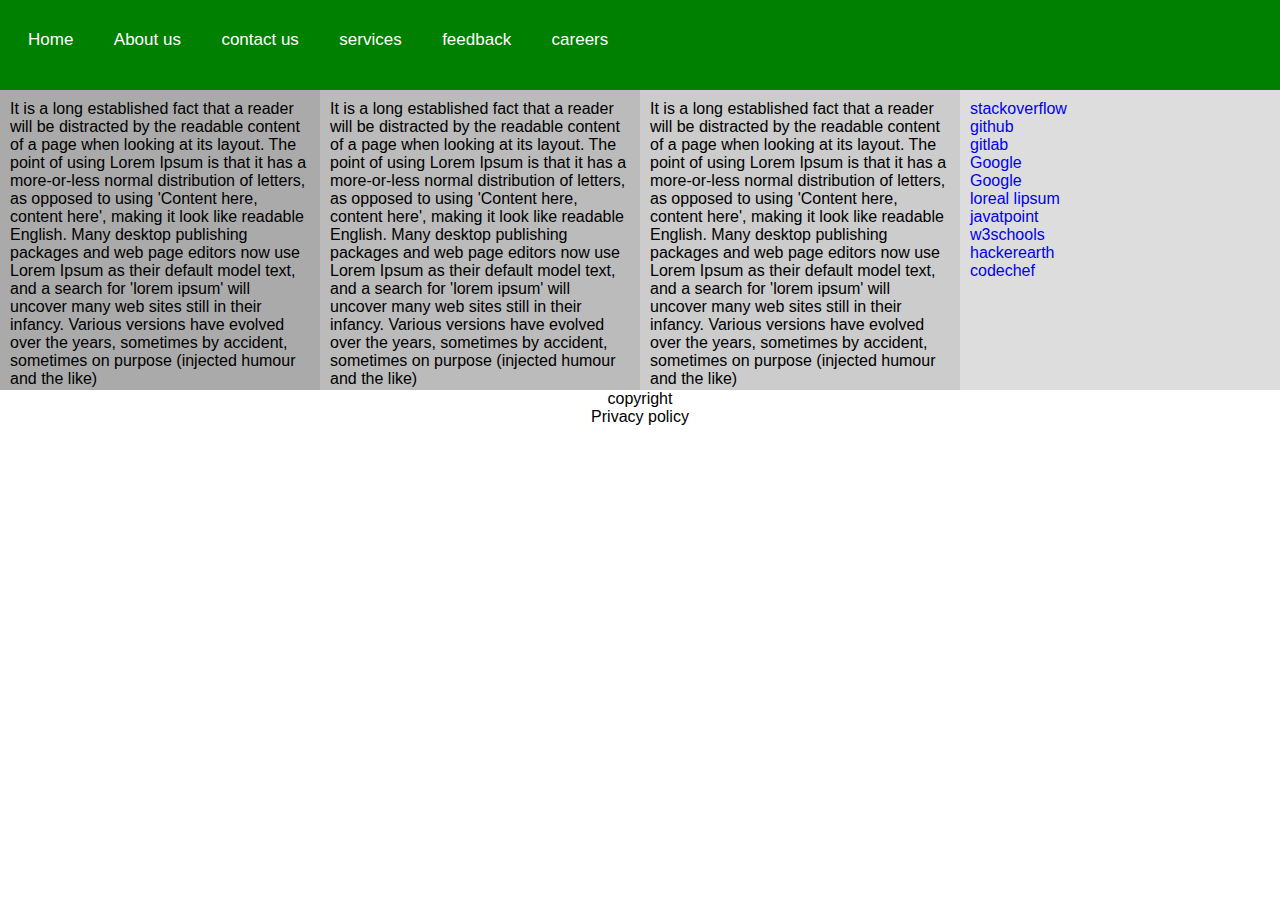
<file: index.html>
<!DOCTYPE html>
<html lang="en">

<head>
    <meta charset="UTF-8">
    <meta http-equiv="X-UA-Compatible" content="IE=edge">
    <meta name="viewport" content="width=device-width, initial-scale=1.0">
    <title>hello</title>
    <link rel="stylesheet" href="index.css">

</head>

<body>
    <div class="navbar">
        <ul>
            <li><a href="#">Home</a></li>
            <li><a href="#">About us</a></li>
            <li><a href="#">contact us</a></li>
            <li><a href="#">services</a></li>
            <li><a href="#">feedback</a></li>
            <li><a href="#">careers</a></li>
        </ul>
    </div>
    <div class="row">
        <div class="column" style="background-color:#aaa;">
            <p>It is a long established fact that a reader will be distracted by the readable content of a page when
                looking at its
                layout. The point of using Lorem Ipsum is that it has a more-or-less normal distribution of letters, as
                opposed to using
                'Content here, content here', making it look like readable English. Many desktop publishing packages and
                web page
                editors now use Lorem Ipsum as their default model text, and a search for 'lorem ipsum' will uncover
                many web sites
                still in their infancy. Various versions have evolved over the years, sometimes by accident, sometimes
                on purpose
                (injected humour and the like)</p>
        </div>
        <div class="column" style="background-color:#bbb;">
            <p>It is a long established fact that a reader will be distracted by the readable content of a page when
                looking at its
                layout. The point of using Lorem Ipsum is that it has a more-or-less normal distribution of letters, as
                opposed to using
                'Content here, content here', making it look like readable English. Many desktop publishing packages and
                web page
                editors now use Lorem Ipsum as their default model text, and a search for 'lorem ipsum' will uncover
                many web sites
                still in their infancy. Various versions have evolved over the years, sometimes by accident, sometimes
                on purpose
                (injected humour and the like)</p>
        </div>
        <div class="column" style="background-color:#ccc;">

            <p>It is a long established fact that a reader will be distracted by the readable content of a page when
                looking at its
                layout. The point of using Lorem Ipsum is that it has a more-or-less normal distribution of letters, as
                opposed to using
                'Content here, content here', making it look like readable English. Many desktop publishing packages and
                web page
                editors now use Lorem Ipsum as their default model text, and a search for 'lorem ipsum' will uncover
                many web sites
                still in their infancy. Various versions have evolved over the years, sometimes by accident, sometimes
                on purpose
                (injected humour and the like)</p>
        </div>
        <div class="column" style="background-color:#ddd;">
            <ul>
                <li><a href="https://stackoverflow.com/">stackoverflow</a> </li>
                <li><a href="https://github.com/">github</a></li>
                <li><a href="https://about.gitlab.com/">gitlab</a></li>
                <li><a href="https://google.com">Google</a></li>
                <li><a href="https://www.google.com/maps/">Google</a></li>
                <li><a href="https://www.lipsum.com/">loreal lipsum</a></li>
                <li><a href="https://www.javatpoint.com/">javatpoint</a></li>
                <li><a href="https://www.w3schools.com/">w3schools</a></li>
                <li><a href="https://www.hackerearth.com/">hackerearth</a></li>
                <li><a href="https://www.codechef.com/">codechef</a></li>
            </ul>

        </div>
    </div>
      <footer>
           <div style="text-align: center;">
        
           <span>copyright</span><br>
           <span>Privacy policy</span>
      </div>

      </footer>
  
</body>

</html>
</file>
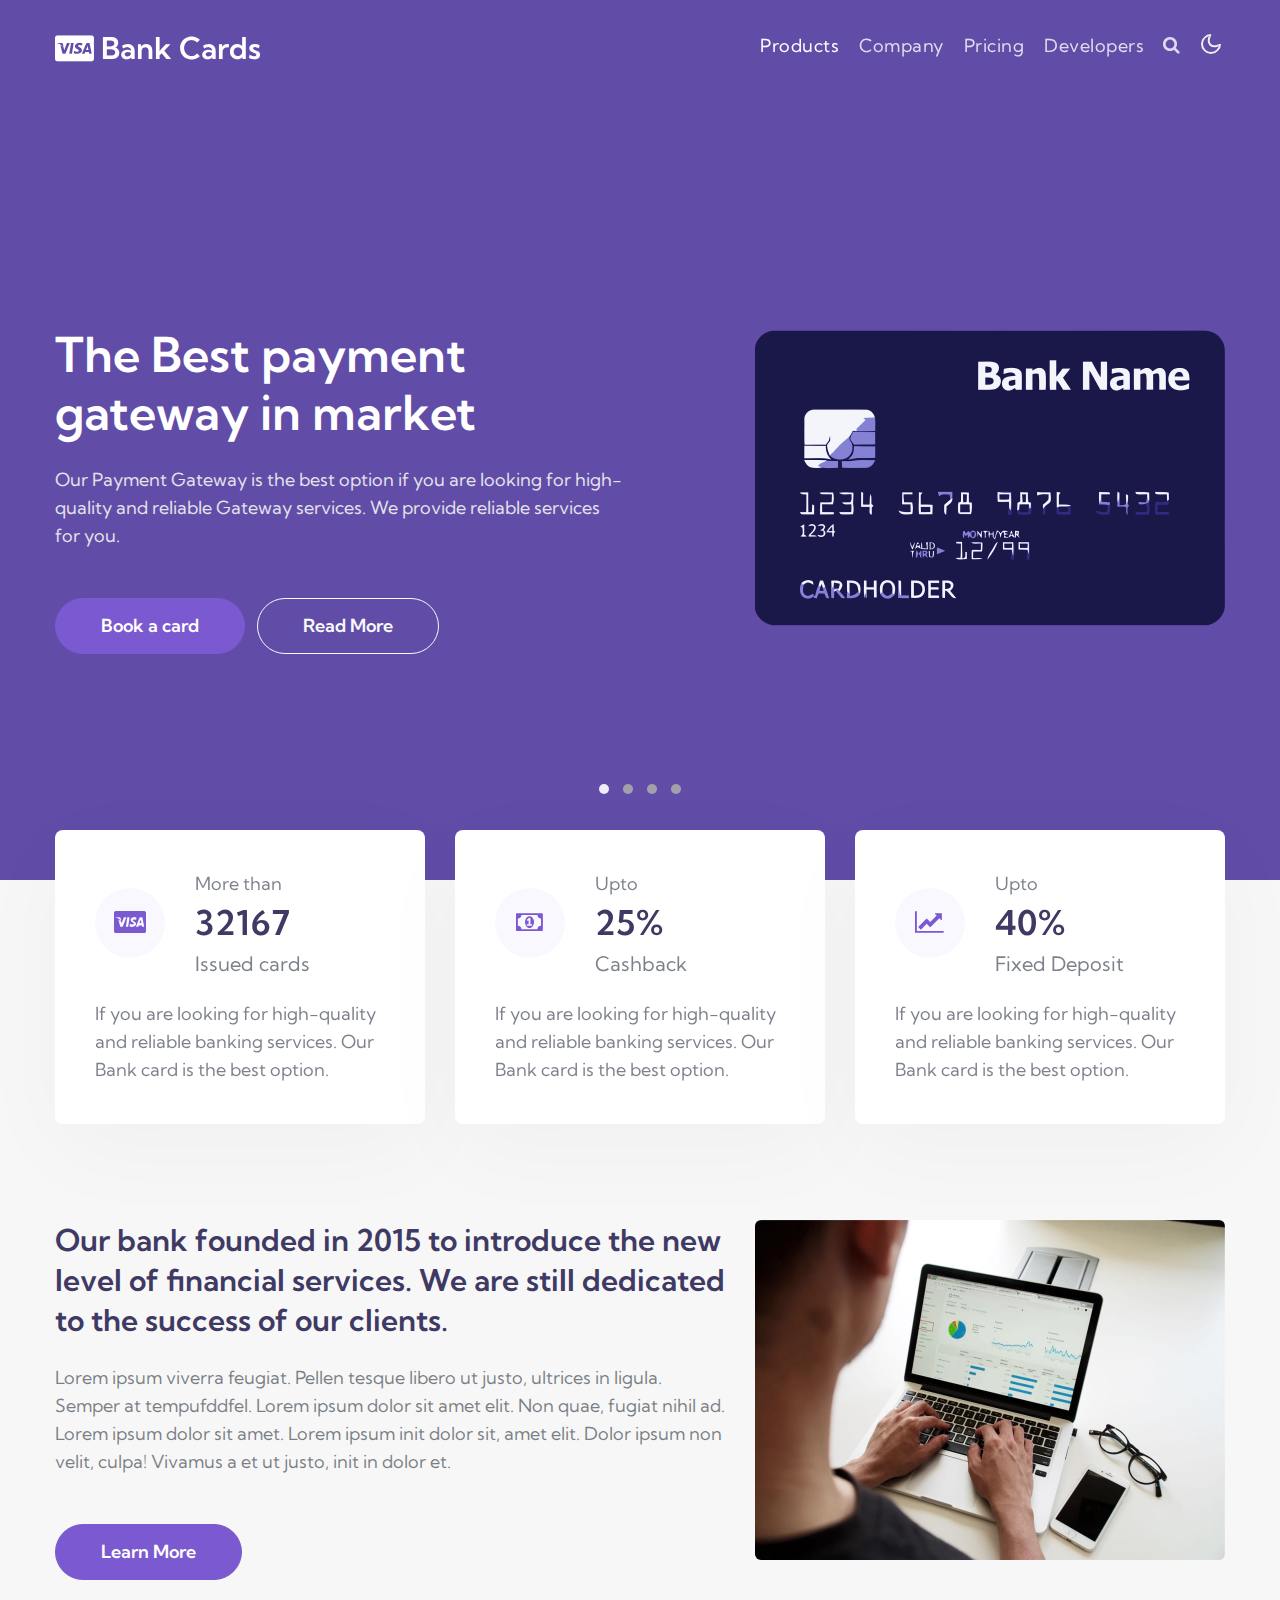
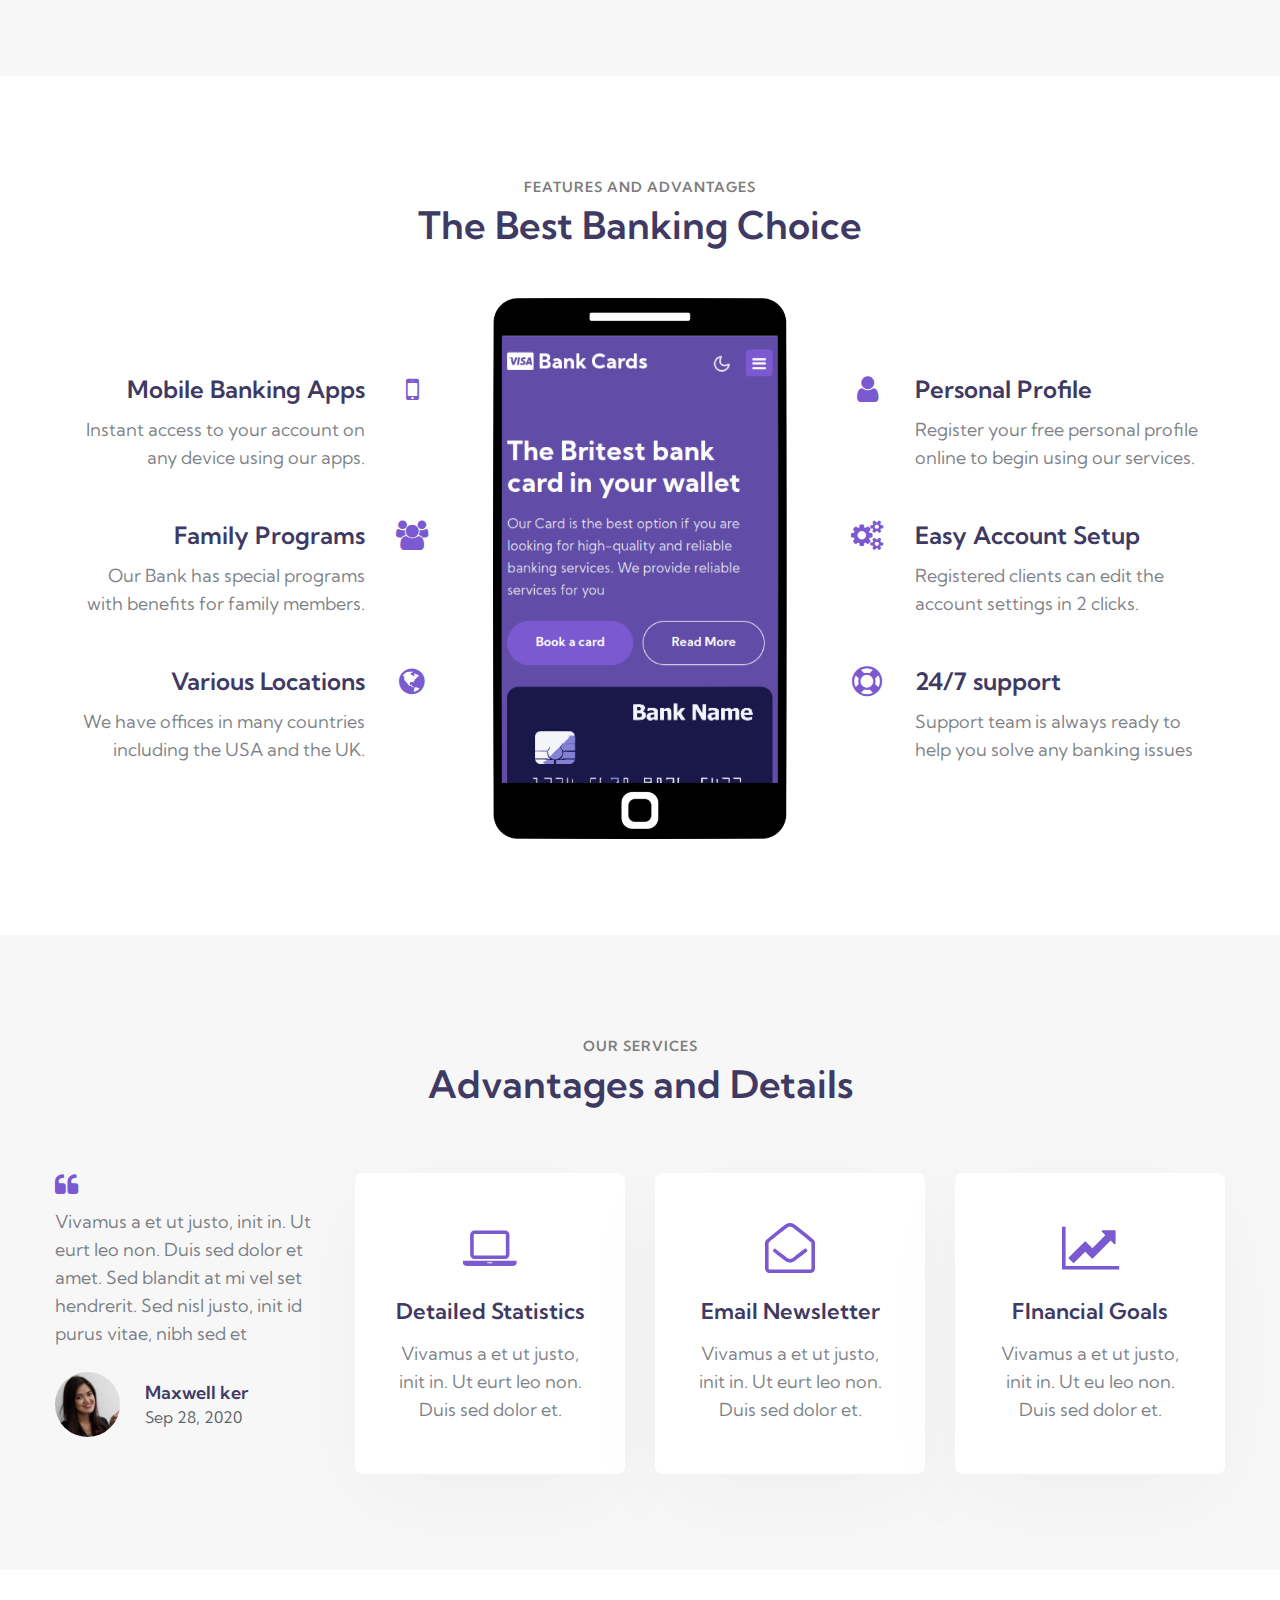
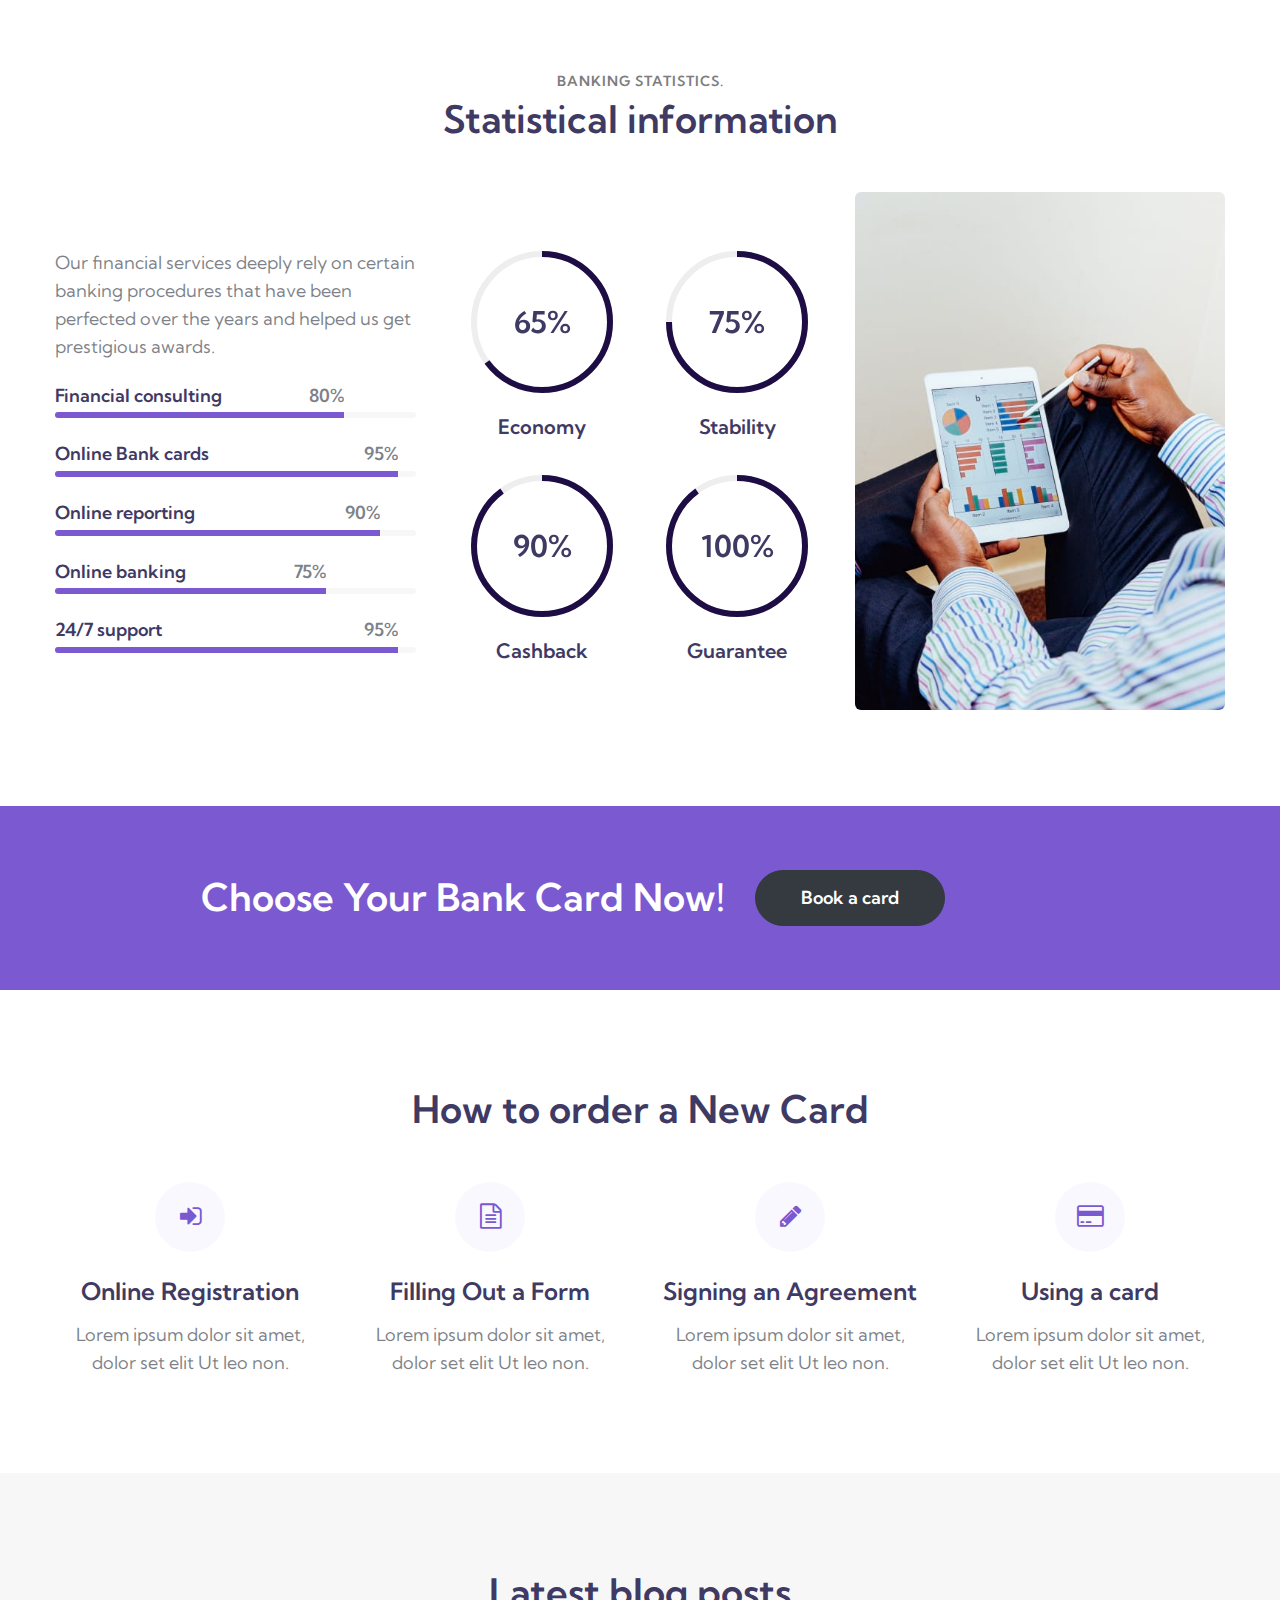
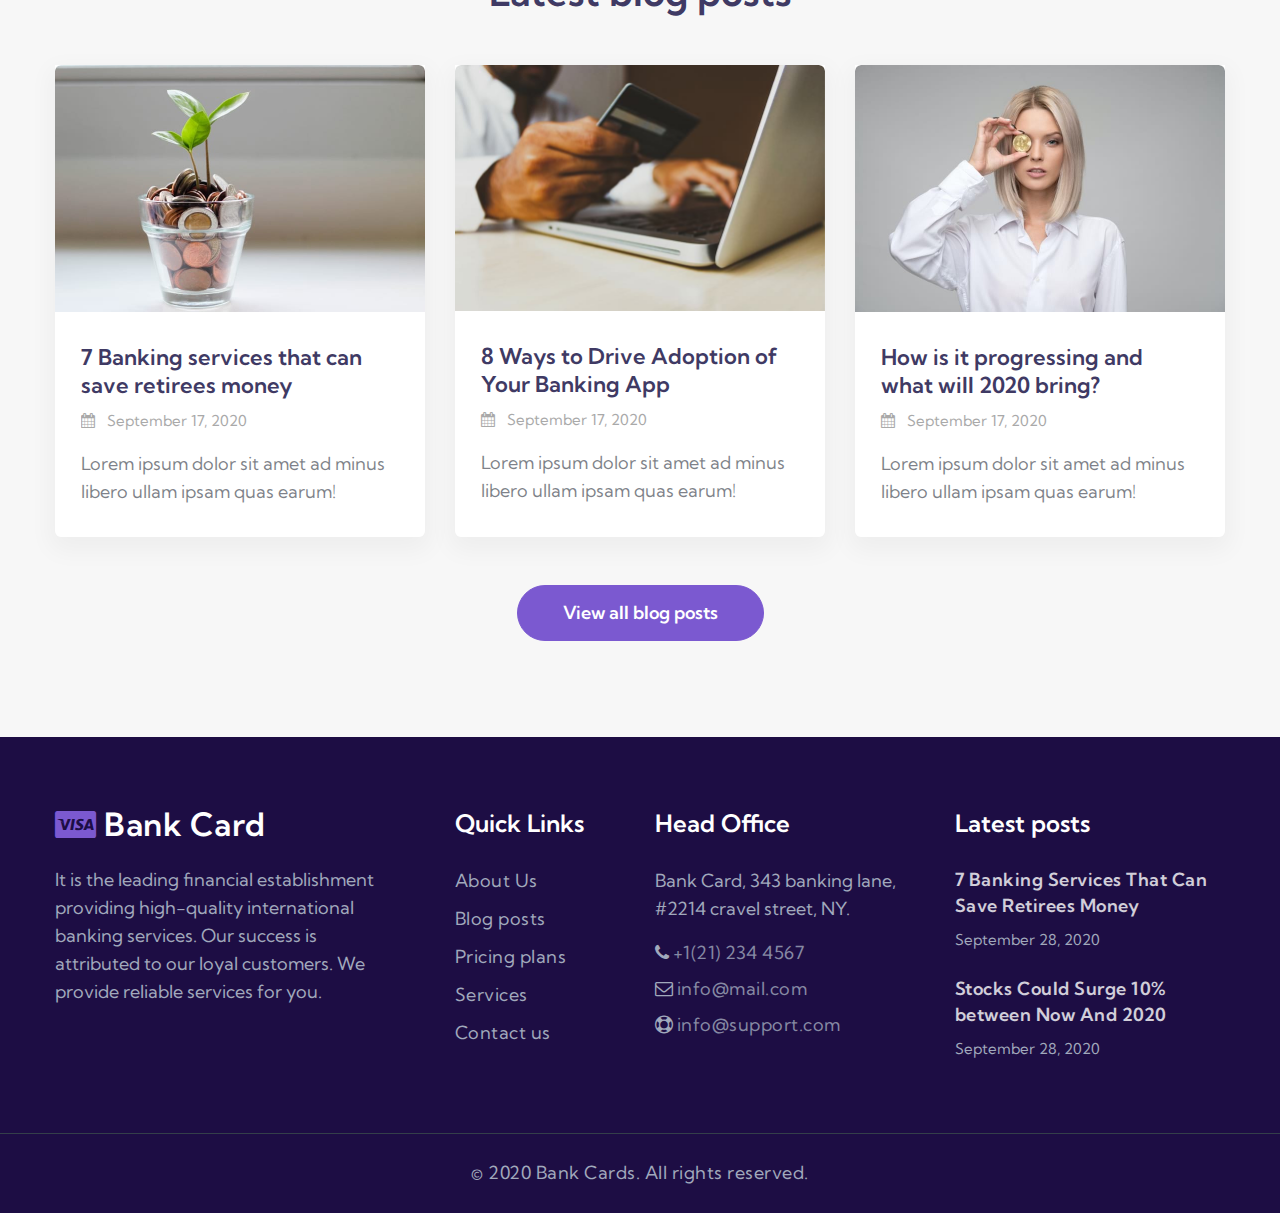
<file: Payment Gatway-Pay2 Bank-web/index.html>
<!doctype html>
<html lang="en">

<head>
    <!-- Required meta tags -->
    <meta charset="utf-8">
    <meta name="viewport" content="width=device-width, initial-scale=1, shrink-to-fit=no">

    <title>Pay2 Bank - Best Payment Gateway for accepting online payments for businesses </title>

    <link href="//fonts.googleapis.com/css2?family=Kumbh+Sans:wght@300;400;700&display=swap" rel="stylesheet">

    <!-- Template CSS -->
    <link rel="stylesheet" href="assets/css/style-starter.css">
</head>

<body>
    <!--header-->
    <header id="site-header" class="fixed-top">
        <div class="container">
            <nav class="navbar navbar-expand-lg stroke px-0">
                <h1> <a class="navbar-brand" href="index.html">
                        <span class="fa fa-cc-visa"></span> Bank Cards
                    </a></h1>
                <!-- if logo is image enable this   
  <a class="navbar-brand" href="#index.html">
      <img src="image-path" alt="Your logo" title="Your logo" style="height:35px;" />
  </a> -->
                <button class="navbar-toggler  collapsed bg-gradient" type="button" data-toggle="collapse"
                    data-target="#navbarTogglerDemo02" aria-controls="navbarTogglerDemo02" aria-expanded="false"
                    aria-label="Toggle navigation">
                    <span class="navbar-toggler-icon fa icon-expand fa-bars"></span>
                    <span class="navbar-toggler-icon fa icon-close fa-times"></span>
                </button>

                <div class="collapse navbar-collapse" id="navbarTogglerDemo02">
                    <ul class="navbar-nav ml-auto">
                        <li class="nav-item active">
                            <a class="nav-link" href="index.html">Products <span class="sr-only">(current)</span></a>
                        </li>
                        <li class="nav-item @@about__active">
                            <a class="nav-link" href="about.html">Company</a>
                        </li>
                        <li class="nav-item @@services__active">
                            <a class="nav-link" href="services.html">Pricing</a>
                        </li>
                        <li class="nav-item @@contact__active">
                            <a class="nav-link" href="contact.html">Developers</a>
                        </li>
                        <!--/search-right-->
                        <div class="search mr-3">
                            <input class="search_box" type="checkbox" id="search_box">
                            <label class="fa fa-search" for="search_box"></label>
                            <div class="search_form">
                                <form action="error.html" method="GET">
                                    <input type="text" placeholder="Search"><input type="submit" value="search">
                                </form>
                            </div>
                        </div>
                        <!--//search-right-->
                    </ul>
                </div>
                <!-- toggle switch for light and dark theme -->
                <div class="mobile-position">
                    <nav class="navigation">
                        <div class="theme-switch-wrapper">
                            <label class="theme-switch" for="checkbox">
                                <input type="checkbox" id="checkbox">
                                <div class="mode-container">
                                    <i class="gg-sun"></i>
                                    <i class="gg-moon"></i>
                                </div>
                            </label>
                        </div>
                    </nav>
                </div>
                <!-- //toggle switch for light and dark theme -->
            </nav>
        </div>
    </header>
    <!--/header-->
    <!-- main-slider -->
    <section class="w3l-main-slider" id="home">
        <div class="companies20-content">
            <div class="owl-one owl-carousel owl-theme">
                <div class="item">
                    <li>
                        <div class="slider-info banner-view bg bg2">
                            <div class="banner-info">
                                <div class="container">
                                    <div class="row">
                                        <div class="col-lg-6 banner-info-bg">
                                            <h5>The Best payment gateway in market </h5>
                                            <p class="mt-md-4 mt-3">Our Payment Gateway is the best option if you are
                                                looking for
                                                high-quality and reliable Gateway services. We provide reliable services
                                                for
                                                you.
                                            </p>
                                            <a class="btn btn-style btn-primary mt-sm-5 mt-4 mr-2" href="#book"> Book a
                                                card</a>
                                            <a class="btn btn-style btn-outline-light mt-sm-5 mt-4 mr-2"
                                                href="about.html">
                                                Read More</a>
                                        </div>
                                        <div class="col-lg-5 col-md-8 img offset-lg-1 mt-lg-0 mt-4">
                                            <img src="assets/images/card1.png" alt="img"
                                                class="img-fluid radius-image-curve" />
                                        </div>
                                    </div>
                                </div>
                            </div>
                        </div>
                    </li>
                </div>
                <div class="item">
                    <li>
                        <div class="slider-info  banner-view banner-top1 bg bg2">
                            <div class="banner-info">
                                <div class="container">
                                    <div class="row">
                                        <div class="col-lg-6 banner-info-bg">
                                            <h5>#1 Choice for your Payment Gateway needs </h5>
                                            <p class="mt-md-4 mt-3">Our Payment gateway is easy way to sign up and
                                                onboard to your business Dashboard. high-quality and reliable banking
                                                services. We provide reliable services for

                                            </p>
                                            <a class="btn btn-style btn-primary mt-sm-5 mt-4 mr-2" href="#book"> Book a
                                                card</a>
                                            <a class="btn btn-style btn-outline-light mt-sm-5 mt-4 mr-2"
                                                href="about.html">
                                                Read More</a>
                                        </div>
                                        <div class="col-lg-5 col-md-8 img offset-lg-1 mt-lg-0 mt-4">
                                            <img src="assets/images/card2.png" alt="img"
                                                class="img-fluid radius-image-curve" />
                                        </div>
                                    </div>
                                </div>
                            </div>
                        </div>
                    </li>
                </div>
                <div class="item">
                    <li>
                        <div class="slider-info banner-view banner-top2 bg bg2">
                            <div class="banner-info">
                                <div class="container">
                                    <div class="row">
                                        <div class="col-lg-6 banner-info-bg">
                                            <h5>The Britest bank card in your wallet </h5>
                                            <p class="mt-md-4 mt-3">Our Card is the best option if you are looking for
                                                high-quality and reliable banking services. We provide reliable services
                                                for
                                                you
                                            </p>
                                            <a class="btn btn-style btn-primary mt-sm-5 mt-4 mr-2" href="#book"> Book a
                                                card</a>
                                            <a class="btn btn-style btn-outline-light mt-sm-5 mt-4 mr-2"
                                                href="about.html">
                                                Read More</a>
                                        </div>
                                        <div class="col-lg-5 col-md-8 img offset-lg-1 mt-lg-0 mt-4">
                                            <img src="assets/images/card3.png" alt="img"
                                                class="img-fluid radius-image-curve" />
                                        </div>
                                    </div>
                                </div>
                            </div>
                        </div>
                    </li>
                </div>
                <div class="item">
                    <li>
                        <div class="slider-info banner-view banner-top3 bg bg2">
                            <div class="banner-info">
                                <div class="container">
                                    <div class="row">
                                        <div class="col-lg-6 banner-info-bg">
                                            <h5>#1 Choice for your banking needs </h5>
                                            <p class="mt-md-4 mt-3">Our Card is the best option if you are looking for
                                                high-quality and reliable banking services. We provide reliable services
                                                for
                                                you
                                            </p>
                                            <a class="btn btn-style btn-primary mt-sm-5 mt-4 mr-2" href="#book"> Book a
                                                card</a>
                                            <a class="btn btn-style btn-outline-light mt-sm-5 mt-4 mr-2"
                                                href="about.html">
                                                Read More</a>
                                        </div>
                                        <div class="col-lg-5 col-md-8 img offset-lg-1 mt-lg-0 mt-4">
                                            <img src="assets/images/card4.png" alt="img"
                                                class="img-fluid radius-image-curve" />
                                        </div>
                                    </div>
                                </div>
                            </div>
                        </div>
                    </li>
                </div>
            </div>
        </div>
    </section>
    <!-- /main-slider -->
    <!-- home page block1 -->
    <section id="about" class="home-services pt-lg-0">
        <div class="container">
            <div class="row">
                <div class="col-lg-4 col-md-6 col-sm-12">
                    <div class="box-wrap">
                        <div class="box-wrap-grid">
                            <div class="icon">
                                <span class="fa fa-cc-visa"></span>
                            </div>
                            <div class="info">
                                <p>More than</p>
                                <h4><a href="#url">32167</a></h4>
                                <h5>Issued cards</h5>
                            </div>
                        </div>
                        <p class="mt-4">If you are looking for
                            high-quality and reliable banking services. Our Bank card is the best option.</p>
                    </div>
                </div>
                <div class="col-lg-4 col-md-6 col-sm-12 mt-md-0 mt-4">
                    <div class="box-wrap">
                        <div class="box-wrap-grid">
                            <div class="icon">
                                <span class="fa fa-money"></span>
                            </div>
                            <div class="info">
                                <p>Upto</p>
                                <h4><a href="#url">25%</a></h4>
                                <h5>Cashback</h5>
                            </div>
                        </div>
                        <p class="mt-4">If you are looking for
                            high-quality and reliable banking services. Our Bank card is the best option.</p>
                    </div>
                </div>
                <div class="col-lg-4 col-md-6 col-sm-12 mt-lg-0 mt-4">
                    <div class="box-wrap">
                        <div class="box-wrap-grid">
                            <div class="icon">
                                <span class="fa fa-line-chart"></span>
                            </div>
                            <div class="info">
                                <p>Upto</p>
                                <h4><a href="#url">40%</a></h4>
                                <h5>Fixed Deposit</h5>
                            </div>
                        </div>
                        <p class="mt-4">If you are looking for
                            high-quality and reliable banking services. Our Bank card is the best option.</p>
                    </div>
                </div>
            </div>
        </div>
    </section>
    <!-- //home page block1 -->
    <!-- about page about section -->
    <section class="w3l-index3" id="about">
        <div class="midd-w3 py-5">
            <div class="container py-lg-5 py-md-3">
                <div class="row">
                    <div class="col-lg-7 mb-lg-0 mb-md-5 mb-4 align-self">
                        <h3 class="title-left mx-0">Our bank founded in 2015 to introduce the new level of financial
                            services. We are still dedicated to the success of our clients.</h3>
                        <p class="mt-md-4 mt-3">Lorem ipsum viverra feugiat. Pellen tesque libero ut justo,
                            ultrices in ligula. Semper at tempufddfel. Lorem ipsum dolor sit amet
                            elit. Non quae, fugiat nihil ad. Lorem ipsum dolor sit amet. Lorem ipsum init
                            dolor sit, amet elit. Dolor ipsum non velit, culpa! Vivamus a et ut justo, init in dolor et.
                        </p>
                        <a class="btn btn-style btn-primary mt-sm-5 mt-4 mr-2" href="about.html"> Learn More</a>
                    </div>
                    <div class="col-lg-5">
                        <div class="position-relative">
                            <img src="assets/images/about.jpg" alt="" class="radius-image img-fluid">
                        </div>
                    </div>
                </div>
            </div>
        </div>
    </section>
    <!-- //about page about section -->
    <!-- /mobile section --->
    <section class="w3l-mobile-content-6 py-5">
        <div class="mobile-info py-lg-5 py-md-4 py-2">
            <!-- /mobile-info-->
            <div class="container">
                <h6 class="title-small text-center">Features and advantages</h6>
                <h3 class="title-big mb-5 text-center">The Best Banking Choice</h3>
                <div class="row mobile-info-inn mx-lg-0">
                    <div class="col-lg-4 mobile-right text-right">
                        <div class="row mobile-right-grids mb-lg-5 mb-4">
                            <div class="col-10 mobile-right-info">
                                <h6><a href="#url">Mobile Banking Apps</a></h6>
                                <p>Instant access to your account on any device using our apps.</p>
                            </div>
                            <div class="col-2 mobile-right-icon">
                                <div class="mobile-icon">
                                    <span class="fa fa-mobile"></span>
                                </div>
                            </div>
                        </div>
                        <div class="row mobile-right-grids mb-lg-5 mb-4">
                            <div class="col-10 mobile-right-info">
                                <h6><a href="#url">Family Programs</a></h6>
                                <p>Our Bank has special programs with benefits for family members.</p>
                            </div>
                            <div class="col-2 mobile-right-icon">
                                <div class="mobile-icon">
                                    <span class="fa fa-users"></span>
                                </div>
                            </div>
                        </div>
                        <div class="row mobile-right-grids">
                            <div class="col-10 mobile-right-info">
                                <h6><a href="#url">Various Locations </a></h6>
                                <p>We have offices in many countries including the USA and the UK.</p>
                            </div>
                            <div class="col-2 mobile-right-icon">
                                <div class="mobile-icon">
                                    <span class="fa fa-globe"></span>
                                </div>
                            </div>
                        </div>
                    </div>
                    <div class="col-lg-4 mobile-left px-lg-5">
                        <img src="assets/images/mobile.png" class="img-fluid radius-image" alt="">
                    </div>
                    <div class="col-lg-4 mobile-right">
                        <div class="row mobile-right-grids mb-lg-5 mb-4">
                            <div class="col-2 mobile-right-icon">
                                <div class="mobile-icon">
                                    <span class="fa fa-user"></span>
                                </div>
                            </div>
                            <div class="col-10 mobile-right-info">
                                <h6><a href="#url">Personal Profile</a></h6>
                                <p>Register your free personal profile online to begin using our services.</p>
                            </div>
                        </div>
                        <div class="row mobile-right-grids mb-lg-5 mb-4">
                            <div class="col-2 mobile-right-icon">
                                <div class="mobile-icon">
                                    <span class="fa fa-cogs"></span>
                                </div>
                            </div>
                            <div class="col-10 mobile-right-info">
                                <h6><a href="#url">Easy Account Setup</a></h6>
                                <p>Registered clients can edit the account settings in 2 clicks.</p>
                            </div>
                        </div>
                        <div class="row mobile-right-grids">
                            <div class="col-2 mobile-right-icon">
                                <div class="mobile-icon">
                                    <span class="fa fa-support"></span>
                                </div>
                            </div>
                            <div class="col-10 mobile-right-info">
                                <h6><a href="#url">24/7 support</a></h6>
                                <p>Support team is always ready to help you solve any banking issues</p>
                            </div>
                        </div>
                    </div>

                </div>
                <!-- <div class="text-center">
                <a class="btn btn-style btn-primary mt-sm-5 mt-4 mr-2" href="#book"> View more advanced features</a>
            </div> -->
            </div>
            <!-- //mobile-info-->
        </div>
    </section>
    <!-- //mobile section --->
    <!-- /bottom-grids-->
    <section class="w3l-bottom-grids-6 py-5" id="advantages">
        <div class="container py-lg-5 py-md-4 py-2">
            <h6 class="title-small text-center">Our Services</h6>
            <h3 class="title-big mb-md-5 mb-4 text-center">Advantages and Details</h3>
            <div class="grids-area-hny main-cont-wthree-fea row pt-3">
                <div class="col-lg-3 ceo-text mb-lg-0 mb-4">
                    <div class="">
                        <span class="fa fa-quote-left"></span>
                        <p>Vivamus a et ut justo, init in. Ut eurt leo non. Duis sed dolor et amet. Sed blandit at mi
                            vel
                            set hendrerit. Sed nisl justo, init id purus vitae, nibh sed et</p>
                        <div class="author align-items-center mt-4 mb-1">
                            <div class="img-circle">
                                <img src="assets/images/team2.jpg" class="mr-3 img-fluid" alt="...">
                            </div>
                            <div class="author-info">
                                <a href="#author">Maxwell ker</a> <br> <span class="meta-value">Sep 28, 2020 </span>
                            </div>
                        </div>
                    </div>
                </div>
                <div class="col-lg-3 col-md-6 grids-feature">
                    <div class="area-box">
                        <span class="fa fa-laptop"></span>
                        <h4><a href="#feature" class="title-head">Detailed Statistics</a></h4>
                        <p>Vivamus a et ut justo, init in. Ut eurt leo non. Duis sed dolor et.</p>
                    </div>
                </div>
                <div class="col-lg-3 col-md-6 grids-feature mt-md-0 mt-4">
                    <div class="area-box">
                        <span class="fa fa-envelope-open-o"></span>
                        <h4><a href="#feature" class="title-head">Email Newsletter </a></h4>
                        <p>Vivamus a et ut justo, init in. Ut eurt leo non. Duis sed dolor et.</p>
                    </div>
                </div>
                <div class="col-lg-3 col-md-6 grids-feature mt-lg-0 mt-4">
                    <div class="area-box">
                        <span class="fa fa-line-chart"></span>
                        <h4><a href="#feature" class="title-head">FInancial Goals</a></h4>
                        <p>Vivamus a et ut justo, init in. Ut eu leo non. Duis sed dolor et.</p>
                    </div>
                </div>
            </div>
        </div>
    </section>
    <!-- //bottom-grids-->
    <!-- section -->
    <section class="w3l-statistics" id="statistical">
        <div class="midd-w3 py-5">
            <div class="container py-lg-5 py-md-3 py-2">
                <h6 class="title-small text-center">Banking statistics.</h6>
                <h3 class="title-big mb-md-5 mb-4 text-center">Statistical information</h3>
                <div class="row">
                    <div class="col-lg-4 align-self w3l-progressblock pr-lg-4">
                        <p class="mb-4">Our financial services deeply rely on certain banking procedures that have been
                            perfected over
                            the years and helped us get prestigious awards.</p>
                        <div class="progress-info info1">
                            <h6 class="progress-tittle">Financial consulting <span class="">80%</span></h6>
                            <div class="progress">
                                <div class="progress-bar progress-bar-striped" role="progressbar" style="width: 80%"
                                    aria-valuenow="90" aria-valuemin="0" aria-valuemax="100">
                                </div>
                            </div>
                        </div>
                        <div class="progress-info info2">
                            <h6 class="progress-tittle">Online Bank cards <span class="">95%</span>
                            </h6>
                            <div class="progress">
                                <div class="progress-bar progress-bar-striped" role="progressbar" style="width: 95%"
                                    aria-valuenow="95" aria-valuemin="0" aria-valuemax="100">
                                </div>
                            </div>
                        </div>
                        <div class="progress-info info3">
                            <h6 class="progress-tittle">Online reporting <span class="">90%</span></h6>
                            <div class="progress">
                                <div class="progress-bar progress-bar-striped" role="progressbar" style="width: 90%"
                                    aria-valuenow="95" aria-valuemin="0" aria-valuemax="100">
                                </div>
                            </div>
                        </div>
                        <div class="progress-info info4">
                            <h6 class="progress-tittle">Online banking <span class="">75%</span></h6>
                            <div class="progress">
                                <div class="progress-bar progress-bar-striped" role="progressbar" style="width: 75%"
                                    aria-valuenow="95" aria-valuemin="0" aria-valuemax="100">
                                </div>
                            </div>
                        </div>
                        <div class="progress-info info2 mb-0">
                            <h6 class="progress-tittle">24/7 support <span class="">95%</span></h6>
                            <div class="progress">
                                <div class="progress-bar progress-bar-striped" role="progressbar" style="width: 95%"
                                    aria-valuenow="95" aria-valuemin="0" aria-valuemax="100">
                                </div>
                            </div>
                        </div>
                    </div>
                    <div class="col-lg-4 col-md-6 mt-lg-0 mt-5 align-self">
                        <div class="position-relative">
                            <div class="progress-circles">
                                <div class="circle1">
                                    <div id="progress" data-dimension="170" data-text="65%" data-fontsize="30"
                                        data-percent="65" data-fgcolor="#1d0d44" data-bgcolor="#eee" data-width="15"
                                        data-bordersize="5" data-animationstep="2"></div>
                                    <h4>Economy</h4>
                                </div>
                                <div class="circle1">
                                    <div id="progress1" data-dimension="170" data-text="75%" data-fontsize="30"
                                        data-percent="75" data-fgcolor="#1d0d44" data-bgcolor="#eee" data-width="15"
                                        data-bordersize="5" data-animationstep="2"></div>
                                    <h4>Stability</h4>
                                </div>
                                <div class="circle1">
                                    <div id="progress2" data-dimension="170" data-text="90%" data-fontsize="30"
                                        data-percent="90" data-fgcolor="#1d0d44" data-bgcolor="#eee" data-width="15"
                                        data-bordersize="5" data-animationstep="2"></div>
                                    <h4>Cashback</h4>
                                </div>
                                <div class="circle1">
                                    <div id="progress3" data-dimension="170" data-text="100%" data-fontsize="30"
                                        data-percent="100" data-fgcolor="#1d0d44" data-bgcolor="#eee" data-width="15"
                                        data-bordersize="5" data-animationstep="2"></div>
                                    <h4>Guarantee</h4>
                                </div>
                            </div>
                        </div>
                    </div>
                    <div class="col-lg-4 col-md-6 mt-lg-0 mt-md-5 mt-4">
                        <img src="assets/images/stats.jpg" alt="" class="radius-image img-fluid">
                    </div>
                </div>
            </div>
        </div>
    </section>
    <!-- // about section -->
    <!-- forms -->
    <section class="w3l-forms-9 py-5">
        <div class="container py-lg-3">
            <div class="row align-items-center">
                <div class="main-midd col-lg-7 text-lg-right">
                    <h4 class="title-big">Choose Your Bank Card Now!</h4>
                </div>
                <div class="col-lg-5 mt-lg-0 mt-4">
                    <a class="btn btn-style btn-dark" href="#book"> Book a card</a>
                </div>
            </div>
        </div>
    </section>
    <!-- //forms -->
    <div class="w3l-ordercard py-5">
        <div class="container py-lg-5 py-md-4 py-2">
            <h3 class="title-big mb-5 text-center">How to order a New Card</h3>
            <div class="row text-center">
                <div class="col-lg-3 col-sm-6">
                    <div class="work-grids">
                        <div class="icon">
                            <span class="fa fa-sign-in"></span>
                        </div>
                        <div class="content">
                            <h4 class="title">Online Registration</h4>
                            <p class="desc">Lorem ipsum dolor sit amet, dolor set elit Ut leo non.</p>
                        </div>
                    </div>
                </div>
                <div class="col-lg-3 col-sm-6 mt-sm-0 mt-5">
                    <div class="work-grids">
                        <div class="icon">
                            <span class="fa fa-file-text-o"></span>
                        </div>
                        <div class="content">
                            <h4 class="title">Filling Out a Form</h4>
                            <p class="desc">Lorem ipsum dolor sit amet, dolor set elit Ut leo non.</p>
                        </div>
                    </div>
                </div>
                <div class="col-lg-3 col-sm-6 mt-lg-0 mt-5">
                    <div class="work-grids">
                        <div class="icon">
                            <span class="fa fa-pencil"></span>
                        </div>
                        <div class="content">
                            <h4 class="title">Signing an Agreement</h4>
                            <p class="desc">Lorem ipsum dolor sit amet, dolor set elit Ut leo non.</p>
                        </div>
                    </div>
                </div>
                <div class="col-lg-3 col-sm-6 mt-lg-0 mt-5">
                    <div class="work-grids">
                        <div class="icon">
                            <span class="fa fa-credit-card"></span>
                        </div>
                        <div class="content">
                            <h4 class="title">Using a card</h4>
                            <p class="desc">Lorem ipsum dolor sit amet, dolor set elit Ut leo non.</p>
                        </div>
                    </div>
                </div>
            </div>
        </div>
    </div>
    <!--  News section -->
    <div class="w3l-news" id="news">
        <section id="grids5-block" class="py-5">
            <div class="container py-lg-5 py-md-4 py-2">
                <h3 class="title-big text-center">Latest blog posts</h3>
                <div class="row mt-lg-5 mt-4">
                    <div class="col-lg-4 col-md-6">
                        <div class="grids5-info">
                            <a href="#blog-single" class="d-block zoom"><img src="assets/images/blog1.jpg" alt=""
                                    class="img-fluid news-image" /></a>
                            <div class="blog-info">
                                <h4><a href="#blog-single">7 Banking services that can save retirees money</a></h4>
                                <p class="date"><span class="fa fa-calendar mr-2"></span> September 17, 2020</p>
                                <p>Lorem ipsum dolor sit amet ad minus libero ullam ipsam quas earum!</p>
                            </div>
                        </div>
                    </div>
                    <div class="col-lg-4 col-md-6 mt-md-0 mt-5">
                        <div class="grids5-info">
                            <a href="#blog-single" class="d-block zoom"><img src="assets/images/blog2.jpg" alt=""
                                    class="img-fluid news-image" /></a>
                            <div class="blog-info">
                                <h4><a href="#blog-single">8 Ways to Drive Adoption of Your Banking App</a></h4>
                                <p class="date"><span class="fa fa-calendar mr-2"></span> September 17, 2020</p>
                                <p>Lorem ipsum dolor sit amet ad minus libero ullam ipsam quas earum!</p>
                            </div>
                        </div>
                    </div>
                    <div class="col-lg-4 col-md-6 mt-lg-0 mt-5">
                        <div class="grids5-info">
                            <a href="#blog-single" class="d-block zoom"><img src="assets/images/blog3.jpg" alt=""
                                    class="img-fluid news-image" /></a>
                            <div class="blog-info">
                                <h4><a href="#blog-single">How is it progressing and what will 2020 bring?</a></h4>
                                <p class="date"><span class="fa fa-calendar mr-2"></span> September 17, 2020</p>
                                <p>Lorem ipsum dolor sit amet ad minus libero ullam ipsam quas earum!</p>
                            </div>
                        </div>
                    </div>
                </div>
                <div class="text-center">
                    <a class="btn btn-style btn-primary mt-sm-5 mt-4" href="#blog">View all blog posts</a>
                </div>
            </div>
        </section>
    </div>
    <!--  //News section -->
    <!-- footer -->
    <section class="w3l-footer-29-main">
        <div class="footer-29 py-5">
            <div class="container py-lg-4">
                <div class="row footer-top-29">
                    <div class="col-lg-4 col-md-6 footer-list-29 footer-1 pr-lg-5">
                        <div class="footer-logo mb-4">
                            <a class="navbar-brand" href="index.html">
                                <span class="fa fa-cc-visa"></span> Bank Card</a>
                        </div>
                        <p>It is the leading financial establishment providing high-quality international banking
                            services. Our
                            success
                            is attributed to our loyal customers. We provide reliable services for you.</p>
                    </div>
                    <div class="col-lg-2 col-md-6 col-sm-5 col-5 footer-list-29 footer-2 mt-md-0 mt-5">

                        <ul>
                            <h6 class="footer-title-29">Quick Links</h6>
                            <li><a href="about.html">About Us</a></li>
                            <li><a href="#blog"> Blog posts</a></li>
                            <li><a href="#pricing"> Pricing plans</a></li>
                            <li><a href="services.html">Services</a></li>
                            <li><a href="contact.html">Contact us</a></li>
                        </ul>
                    </div>
                    <div class="col-lg-3 col-md-6 col-sm-7 col-7 footer-list-29 footer-3 mt-lg-0 mt-5">
                        <h6 class="footer-title-29">Head Office</h6>
                        <p class="mb-3"> Bank Card, 343 banking lane, #2214 cravel street, NY.</p>
                        <p class="mb-2"> <span class="fa fa-phone"></span> <a href="tel:+1(21) 234 4567">+1(21) 234
                                4567</a></p>
                        <p class="mb-2"><span class="fa fa-envelope-o"></span> <a
                                href="mailto:info@mail.com">info@mail.com</a></p>
                        <p><span class="fa fa-support"></span> <a href="mailto:info@support.com">info@support.com</a>
                        </p>
                    </div>
                    <div class="col-lg-3 col-md-6 footer-list-29 footer-4 mt-lg-0 mt-5">
                        <h6 class="footer-title-29">Latest posts</h6>
                        <div class="post1">
                            <a href="#url" class="post-title">7 Banking Services That Can Save Retirees Money</a>
                            <p class="small">September 28, 2020</p>
                        </div>
                        <div class="post1 mt-4">
                            <a href="#url" class="post-title">Stocks Could Surge 10% between Now And 2020</a>
                            <p class="small">September 28, 2020</p>
                        </div>
                    </div>
                </div>
            </div>
        </div>
        <!-- copyright -->
        <section class="w3l-copyright text-center">
            <div class="container">
                <p class="copy-footer-29">© 2020 Bank Cards. All rights reserved.</p>
            </div>

            <!-- move top -->
            <button onclick="topFunction()" id="movetop" title="Go to top">
                &#10548;
            </button>
            <script>
                // When the user scrolls down 20px from the top of the document, show the button
                window.onscroll = function () {
                    scrollFunction()
                };

                function scrollFunction() {
                    if (document.body.scrollTop > 20 || document.documentElement.scrollTop > 20) {
                        document.getElementById("movetop").style.display = "block";
                    } else {
                        document.getElementById("movetop").style.display = "none";
                    }
                }

                // When the user clicks on the button, scroll to the top of the document
                function topFunction() {
                    document.body.scrollTop = 0;
                    document.documentElement.scrollTop = 0;
                }
            </script>
            <!-- /move top -->
        </section>
        <!-- //copyright -->
    </section>
    <!-- //footer -->

    <!--  javascripts file here -->
    <script src="assets/js/jquery-3.3.1.min.js"></script>

    <script src="assets/js/theme-change.js"></script> <!-- //light and dark mode switch js -->

    <script src="assets/js/circles.js"></script>

    <!-- stats number counter-->
    <script src="assets/js/jquery.waypoints.min.js"></script>
    <script src="assets/js/jquery.countup.js"></script>
    <script>
        $('.counter').countUp();
    </script>
    <!-- //stats number counter -->

    <!-- owl carousel -->
    <script src="assets/js/owl.carousel.js"></script>
    <!-- script for banner slider-->
    <script>
        $(document).ready(function () {
            $('.owl-one').owlCarousel({
                loop: true,
                margin: 0,
                nav: false,
                responsiveClass: true,
                autoplay: true,
                autoplayTimeout: 5000,
                autoplaySpeed: 1000,
                autoplayHoverPause: false,
                responsive: {
                    0: {
                        items: 1
                    },
                    480: {
                        items: 1
                    },
                    667: {
                        items: 1
                    },
                    1000: {
                        items: 1
                    }
                }
            })
        })
    </script>
    <!-- //script -->
    <!-- owl carousel -->

    <!-- script for tesimonials carousel slider -->
    <script>
        $(document).ready(function () {
            $("#owl-demo2").owlCarousel({
                loop: true,
                margin: 20,
                nav: false,
                responsiveClass: true,
                responsive: {
                    0: {
                        items: 1,
                        nav: false
                    },
                    1000: {
                        items: 1,
                        nav: false,
                        loop: false
                    }
                }
            })
        })
    </script>
    <!-- //script for tesimonials carousel slider -->

    <!-- disable body scroll which navbar is in active -->
    <script>
        $(function () {
            $('.navbar-toggler').click(function () {
                $('body').toggleClass('noscroll');
            })
        });
    </script>
    <!-- disable body scroll which navbar is in active -->

    <!--/MENU-JS-->
    <script>
        $(window).on("scroll", function () {
            var scroll = $(window).scrollTop();

            if (scroll >= 80) {
                $("#site-header").addClass("nav-fixed");
            } else {
                $("#site-header").removeClass("nav-fixed");
            }
        });

        //Main navigation Active Class Add Remove
        $(".navbar-toggler").on("click", function () {
            $("header").toggleClass("active");
        });
        $(document).on("ready", function () {
            if ($(window).width() > 991) {
                $("header").removeClass("active");
            }
            $(window).on("resize", function () {
                if ($(window).width() > 991) {
                    $("header").removeClass("active");
                }
            });
        });
    </script>
    <!--//MENU-JS-->

    <script src="assets/js/bootstrap.min.js"></script><!-- //bootstrap js -->
</body>

</html>
</file>
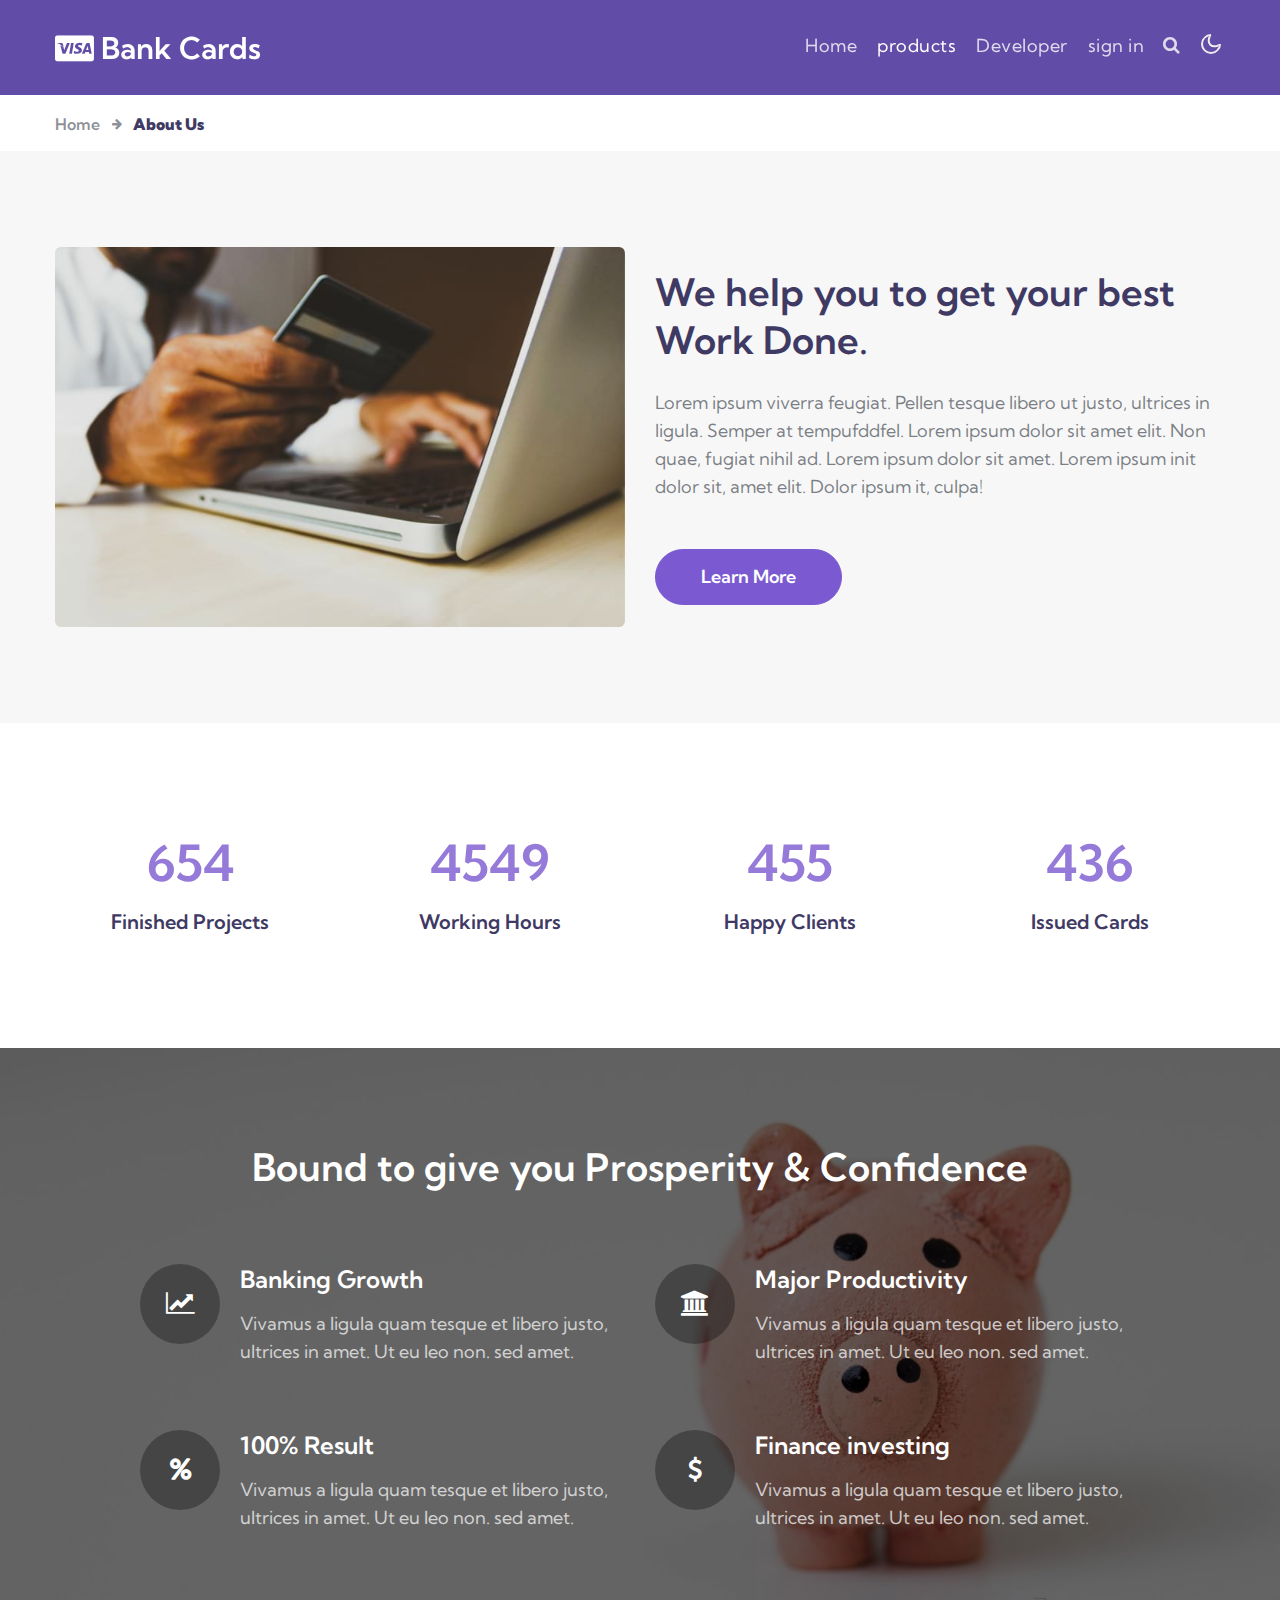
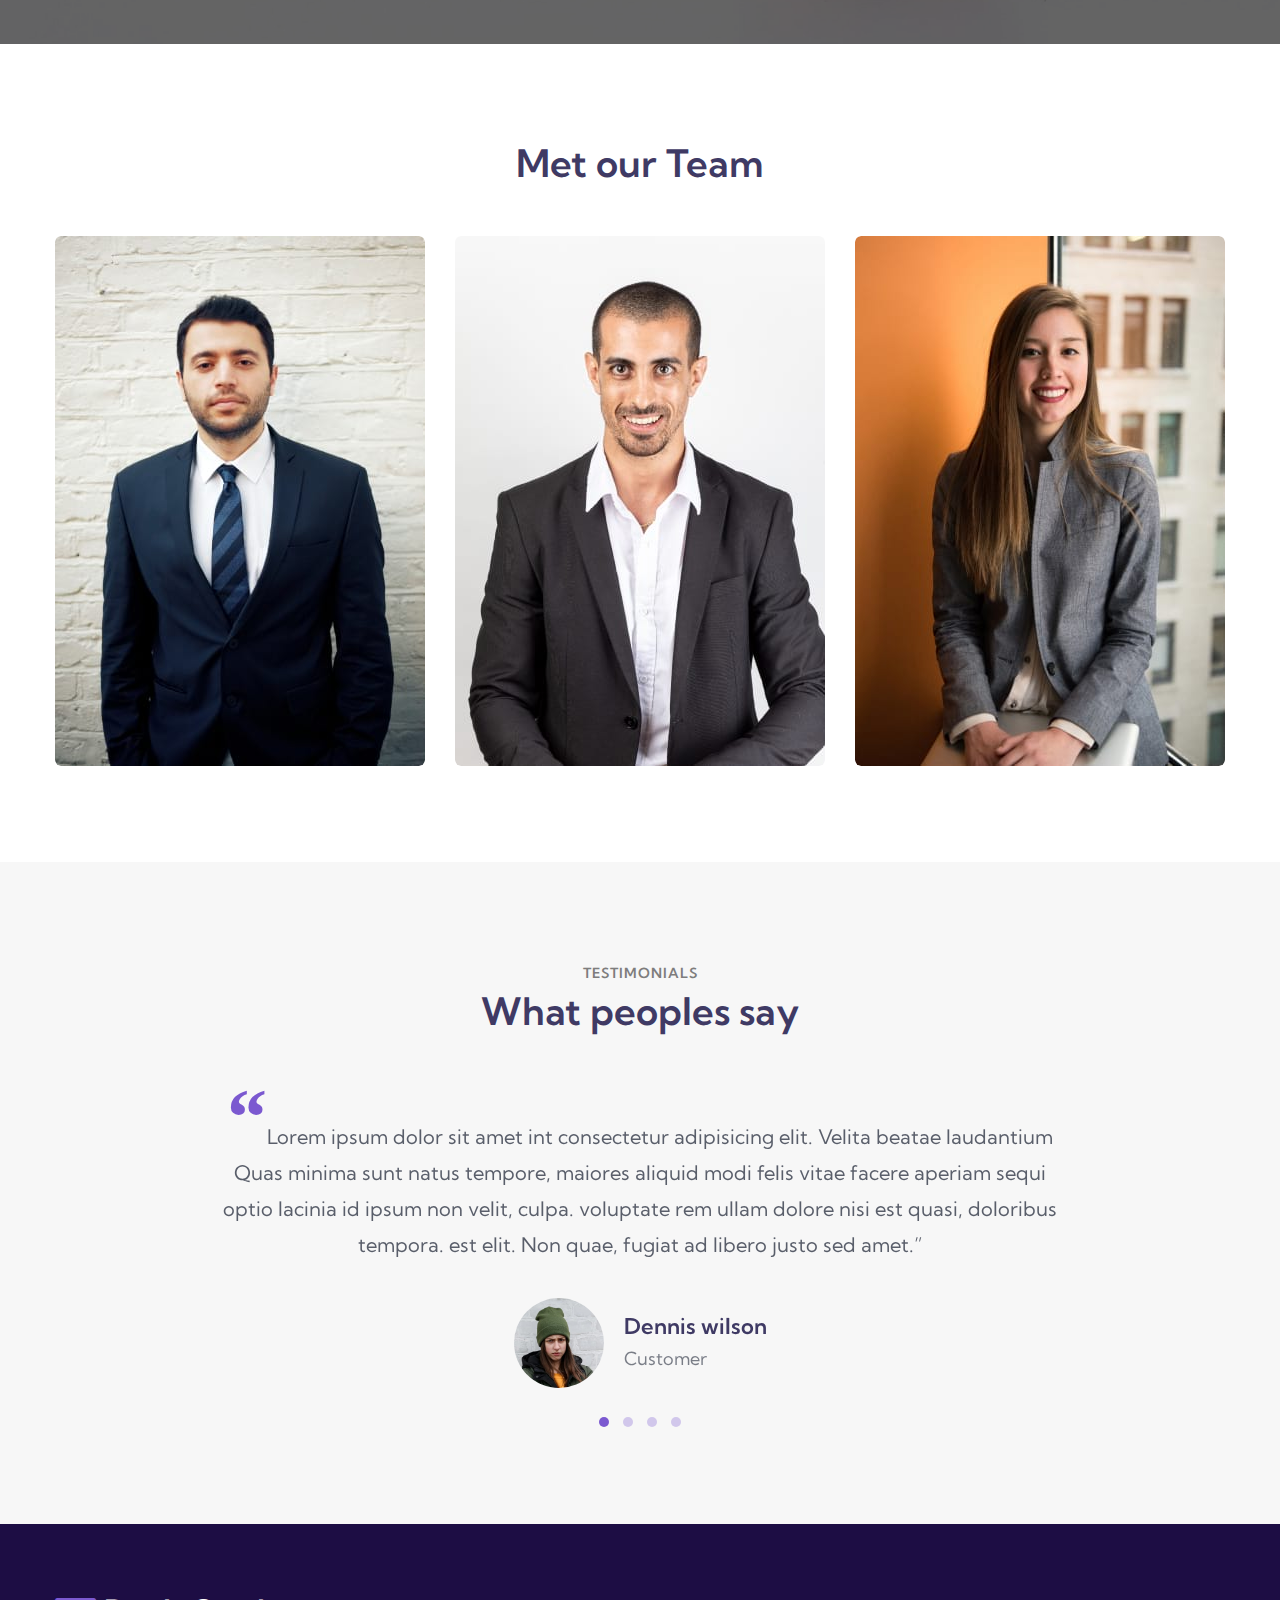
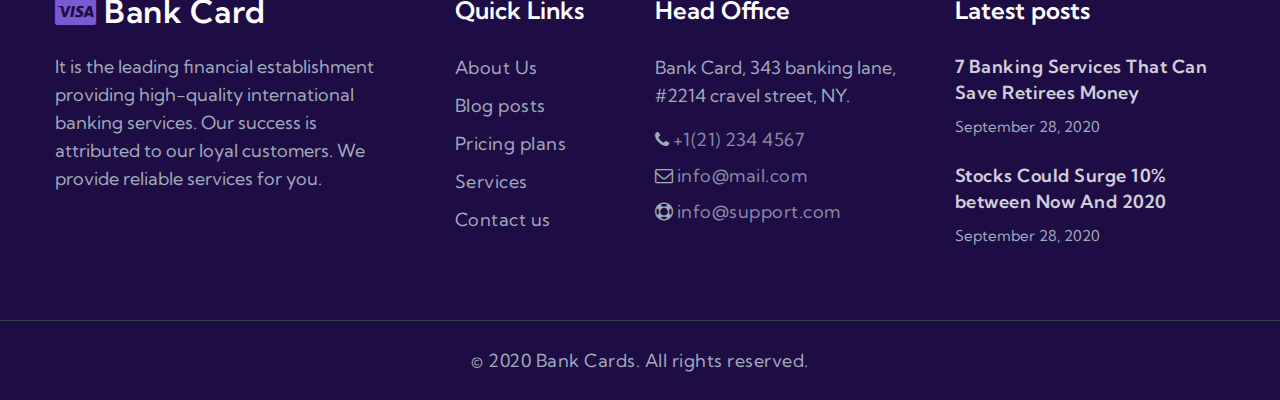
<file: Payment Gatway-Pay2 Bank-web/about.html>
<!--
Author: W3layouts
Author URL: http://w3layouts.com
-->
<!doctype html>
<html lang="en">

<head>
  <!-- Required meta tags -->
  <meta charset="utf-8">
  <meta name="viewport" content="width=device-width, initial-scale=1, shrink-to-fit=no">

  <title>Bank Cards - Banking Category Bootstrap Responsive Website Template | About : W3layouts</title>

  <link href="//fonts.googleapis.com/css2?family=Kumbh+Sans:wght@300;400;700&display=swap" rel="stylesheet">

  <!-- Template CSS -->
  <link rel="stylesheet" href="assets/css/style-starter.css">
</head>

<body>
  <!--header-->
  <header id="site-header" class="fixed-top">
    <div class="container">
      <nav class="navbar navbar-expand-lg stroke px-0">
        <h1> <a class="navbar-brand" href="index.html">
            <span class="fa fa-cc-visa"></span> Bank Cards
          </a></h1>
        <!-- if logo is image enable this   
  <a class="navbar-brand" href="#index.html">
      <img src="image-path" alt="Your logo" title="Your logo" style="height:35px;" />
  </a> -->
        <button class="navbar-toggler  collapsed bg-gradient" type="button" data-toggle="collapse"
          data-target="#navbarTogglerDemo02" aria-controls="navbarTogglerDemo02" aria-expanded="false"
          aria-label="Toggle navigation">
          <span class="navbar-toggler-icon fa icon-expand fa-bars"></span>
          <span class="navbar-toggler-icon fa icon-close fa-times"></span>
        </button>

        <div class="collapse navbar-collapse" id="navbarTogglerDemo02">
          <ul class="navbar-nav ml-auto">
            <li class="nav-item @@home__active">
              <a class="nav-link" href="index.html">Home <span class="sr-only">(current)</span></a>
            </li>
            <li class="nav-item active">
              <a class="nav-link" href="about.html">products</a>
            </li>
            <li class="nav-item @@services__active">
              <a class="nav-link" href="services.html">Developer</a>
            </li>
            <li class="nav-item @@contact__active">
              <a class="nav-link" href="contact.html">sign in</a>
            </li>
            <!--/search-right-->
            <div class="search mr-3">
              <input class="search_box" type="checkbox" id="search_box">
              <label class="fa fa-search" for="search_box"></label>
              <div class="search_form">
                <form action="error.html" method="GET">
                  <input type="text" placeholder="Search"><input type="submit" value="search">
                </form>
              </div>
            </div>
            <!--//search-right-->
          </ul>
        </div>
        <!-- toggle switch for light and dark theme -->
        <div class="mobile-position">
          <nav class="navigation">
            <div class="theme-switch-wrapper">
              <label class="theme-switch" for="checkbox">
                <input type="checkbox" id="checkbox">
                <div class="mode-container">
                  <i class="gg-sun"></i>
                  <i class="gg-moon"></i>
                </div>
              </label>
            </div>
          </nav>
        </div>
        <!-- //toggle switch for light and dark theme -->
      </nav>
    </div>
  </header>
  <!--/header-->
  <div class="inner-banner">
  </div>
  <section class="w3l-breadcrumb">
    <div class="container">
      <ul class="breadcrumbs-custom-path">
        <li><a href="index.html">Home</a></li>
        <li class="active"><span class="fa fa-arrow-right mx-2" aria-hidden="true"></span> About Us</li>
      </ul>
    </div>
  </section>
  <!-- home page about section -->
  <section class="w3l-index3" id="about">
    <div class="midd-w3 py-5">
      <div class="container py-lg-5 py-md-3">
        <div class="row">
          <div class="col-lg-6">
            <div class="position-relative">
              <img src="assets/images/blog2.jpg" alt="" class="radius-image img-fluid">
            </div>
          </div>
          <div class="col-lg-6 mt-lg-0 mt-md-5 mt-4 align-self">
            <h3 class="title-big mx-0">We help you to get your best Work Done.</h3>
            <p class="mt-md-4 mt-3">Lorem ipsum viverra feugiat. Pellen tesque libero ut justo,
              ultrices in ligula. Semper at tempufddfel. Lorem ipsum dolor sit amet
              elit. Non quae, fugiat nihil ad. Lorem ipsum dolor sit amet. Lorem ipsum init
              dolor sit, amet elit. Dolor ipsum it, culpa!</p>
            <a class="btn btn-style btn-primary mt-md-5 mt-4" href="about.html"> Learn More</a>
          </div>
        </div>
      </div>
    </div>
  </section>
  <!-- //home page about section -->
  <!-- stats -->
  <section class="w3l-stats py-5" id="stats">
    <div class="gallery-inner container py-lg-5 py-md-4">
      <div class="row stats-con">
        <div class="col-md-3 col-6 stats_info counter_grid">
          <p class="counter">1869</p>
          <h3>Finished Projects</h3>
        </div>
        <div class="col-md-3 col-6 stats_info counter_grid1">
          <p class="counter">12996</p>
          <h3>Working hours</h3>
        </div>
        <div class="col-md-3 col-6 stats_info counter_grid mt-md-0 mt-4">
          <p class="counter">1300</p>
          <h3>Happy clients</h3>
        </div>
        <div class="col-md-3 col-6 stats_info counter_grid2 mt-md-0 mt-4">
          <p class="counter">1245</p>
          <h3>Issued cards</h3>
        </div>
      </div>
    </div>
  </section>
  <!-- //stats -->
  <!-- services section -->
  <section id="services" class="w3l-servicesblock3 py-5">
    <div class="container py-lg-5 py-md-4 py-2">
      <div class="welcome-left">
        <h3 class="title-big mb-md-5 mb-4 mx-auto text-center">Bound to give you Prosperity & Confidence</h3>
        <div class="grids-area-hny main-cont-wthree-fea row pt-4">
          <div class="col-lg-6 col-md-6 grids-feature">
            <span class="fa fa-line-chart"></span>
            <div class="area-box">
              <h4><a href="#feature" class="title-head">Banking Growth</a></h4>
              <p class="my-3">Vivamus a ligula quam tesque et libero justo, ultrices in amet. Ut eu leo non.
                sed amet.</p>
            </div>
          </div>
          <div class="col-lg-6 col-md-6 grids-feature mt-md-0 mt-4">
            <span class="fa fa-university"></span>
            <div class="area-box">
              <h4><a href="#feature" class="title-head">Major Productivity</a></h4>
              <p class="my-3">Vivamus a ligula quam tesque et libero justo, ultrices in amet. Ut eu leo non.
                sed amet.</p>
            </div>
          </div>
          <div class="col-lg-6 col-md-6 grids-feature mt-lg-5 mt-4">
            <span class="fa fa-percent"></span>
            <div class="area-box">
              <h4><a href="#feature" class="title-head">100% Result</a></h4>
              <p class="my-3">Vivamus a ligula quam tesque et libero justo, ultrices in amet. Ut eu leo non.
                sed amet.</p>
            </div>
          </div>
          <div class="col-lg-6 col-md-6 grids-feature mt-lg-5 mt-4">
            <span class="fa fa-dollar"></span>
            <div class="area-box">
              <h4><a href="#feature" class="title-head">Finance investing</a></h4>
              <p class="my-3">Vivamus a ligula quam tesque et libero justo, ultrices in amet. Ut eu leo non.
                sed amet.</p>
            </div>
          </div>
        </div>
      </div>
    </div>
  </section>
  <!-- //services section -->
  <section class="w3l-team py-5" id="team">
    <div class="container py-lg-5 py-md-4 py-2">
      <h3 class="title-big mb-md-5 mb-4 text-center">Met our Team</h3>
      <div class="row">
        <div class="col-md-4 col-sm-6">
          <div class="our-team">
            <div class="pic">
              <img src="assets/images/t1.jpg" alt="team member" class="img-fluid radius-image" />
            </div>
            <div class="content">
              <h3 class="title">Peter Johns</h3>
              <span class="post">Financial Manager</span>
              <ul class="social">
                <li><a href="#" class="fa fa-facebook"></a></li>
                <li><a href="#" class="fa fa-twitter"></a></li>
                <li><a href="#" class="fa fa-linkedin"></a></li>
              </ul>
            </div>
          </div>
        </div>
        <div class="col-md-4 col-sm-6">
          <div class="our-team">
            <div class="pic">
              <img src="assets/images/t2.jpg" alt="team member" class="img-fluid radius-image" />
            </div>
            <div class="content">
              <h3 class="title">Alexander</h3>
              <span class="post">Supervisor</span>
              <ul class="social">
                <li><a href="#" class="fa fa-facebook"></a></li>
                <li><a href="#" class="fa fa-twitter"></a></li>
                <li><a href="#" class="fa fa-linkedin"></a></li>
              </ul>
            </div>
          </div>
        </div>
        <div class="col-md-4 col-sm-6">
          <div class="our-team">
            <div class="pic">
              <img src="assets/images/t3.jpg" alt="team member" class="img-fluid radius-image" />
            </div>
            <div class="content">
              <h3 class="title">Williams</h3>
              <span class="post">Manager</span>
              <ul class="social">
                <li><a href="#" class="fa fa-facebook"></a></li>
                <li><a href="#" class="fa fa-twitter"></a></li>
                <li><a href="#" class="fa fa-linkedin"></a></li>
              </ul>
            </div>
          </div>
        </div>
      </div>
    </div>
  </section>
  <!-- testimonials -->
  <section class="w3l-clients-1" id="testimonials">
    <!-- /grids -->
    <div class="cusrtomer-layout py-5">
      <div class="container py-lg-5 py-md-4 py-2">
        <div class="heading align-self text-center">
          <h6 class="title-small">Testimonials</h6>
          <h3 class="title-big mb-4">What peoples say</h3>
        </div>
        <!-- /grids -->
        <div class="testimonial-row py-md-4">
          <div id="owl-demo2" class="owl-two owl-carousel owl-theme mb-md-3 mb-sm-5 mb-4">
            <div class="item">
              <div class="testimonial-content">
                <div class="testimonial">
                  <blockquote>
                    <q>Lorem ipsum dolor sit amet int consectetur adipisicing elit. Velita beatae
                      laudantium Quas minima sunt natus tempore, maiores aliquid modi felis vitae
                      facere aperiam sequi optio lacinia id ipsum non velit, culpa.
                      voluptate rem ullam dolore nisi est quasi, doloribus tempora.
                      est elit. Non quae, fugiat ad libero justo sed amet.</q>
                  </blockquote>
                  <div class="testi-des">
                    <a href="#url" class="testi-img">
                      <img src="assets/images/team1.jpg" alt="" class="radius-image img-fluid">
                    </a>
                    <div class="peopl align-self">
                      <h3>Dennis wilson</h3>
                      <p class="identity">Customer </p>
                    </div>
                  </div>
                </div>
              </div>
            </div>
            <div class="item">
              <div class="testimonial-content">
                <div class="testimonial">
                  <blockquote>
                    <q>Lorem ipsum dolor sit amet int consectetur adipisicing elit. Velita beatae
                      laudantium Quas minima sunt natus tempore, maiores aliquid modi felis vitae
                      facere aperiam sequi optio lacinia id ipsum non velit, culpa.
                      voluptate rem ullam dolore nisi est quasi, doloribus tempora.
                      est elit. Non quae, fugiat ad libero justo sed amet.</q>
                  </blockquote>
                  <div class="testi-des">
                    <a href="#url" class="testi-img">
                      <img src="assets/images/team2.jpg" alt="" class="radius-image img-fluid">
                    </a>
                    <div class="peopl align-self">
                      <h3>Tommy sakura</h3>
                      <p class="identity">Customer </p>
                    </div>
                  </div>
                </div>
              </div>
            </div>
            <div class="item">
              <div class="testimonial-content">
                <div class="testimonial">
                  <blockquote>
                    <q>Lorem ipsum dolor sit amet int consectetur adipisicing elit. Velita beatae
                      laudantium Quas minima sunt natus tempore, maiores aliquid modi felis vitae
                      facere aperiam sequi optio lacinia id ipsum non velit, culpa.
                      voluptate rem ullam dolore nisi est quasi, doloribus tempora.
                      est elit. Non quae, fugiat ad libero justo sed amet.</q>
                  </blockquote>
                  <div class="testi-des">
                    <a href="#url" class="testi-img">
                      <img src="assets/images/team3.jpg" alt="" class="radius-image img-fluid">
                    </a>
                    <div class="peopl align-self">
                      <h3>Roy Linderson</h3>
                      <p class="identity">Customer</p>
                    </div>
                  </div>
                </div>
              </div>
            </div>
            <div class="item">
              <div class="testimonial-content">
                <div class="testimonial">
                  <blockquote>
                    <q>Lorem ipsum dolor sit amet int consectetur adipisicing elit. Velita beatae
                      laudantium Quas minima sunt natus tempore, maiores aliquid modi felis vitae
                      facere aperiam sequi optio lacinia id ipsum non velit, culpa.
                      voluptate rem ullam dolore nisi est quasi, doloribus tempora.
                      est elit. Non quae, fugiat ad libero justo sed amet.</q>
                  </blockquote>
                  <div class="testi-des">
                    <a href="#url" class="testi-img">
                      <img src="assets/images/team4.jpg" alt="" class="radius-image img-fluid">
                    </a>
                    <div class="peopl align-self">
                      <h3>Mike Thyson</h3>
                      <p class="identity">Customer</p>
                    </div>
                  </div>
                </div>
              </div>
            </div>
          </div>
        </div>
      </div>
      <!-- /grids -->
    </div>
    <!-- //grids -->
  </section>
  <!-- //testimonials -->
  <!-- footer -->
  <section class="w3l-footer-29-main">
    <div class="footer-29 py-5">
      <div class="container py-lg-4">
        <div class="row footer-top-29">
          <div class="col-lg-4 col-md-6 footer-list-29 footer-1 pr-lg-5">
            <div class="footer-logo mb-4">
              <a class="navbar-brand" href="index.html">
                <span class="fa fa-cc-visa"></span> Bank Card</a>
            </div>
            <p>It is the leading financial establishment providing high-quality international banking services. Our
              success
              is attributed to our loyal customers. We provide reliable services for you.</p>
          </div>
          <div class="col-lg-2 col-md-6 col-sm-5 col-5 footer-list-29 footer-2 mt-md-0 mt-5">

            <ul>
              <h6 class="footer-title-29">Quick Links</h6>
              <li><a href="about.html">About Us</a></li>
              <li><a href="#blog"> Blog posts</a></li>
              <li><a href="#pricing"> Pricing plans</a></li>
              <li><a href="services.html">Services</a></li>
              <li><a href="contact.html">Contact us</a></li>
            </ul>
          </div>
          <div class="col-lg-3 col-md-6 col-sm-7 col-7 footer-list-29 footer-3 mt-lg-0 mt-5">
            <h6 class="footer-title-29">Head Office</h6>
            <p class="mb-3"> Bank Card, 343 banking lane, #2214 cravel street, NY.</p>
            <p class="mb-2"> <span class="fa fa-phone"></span> <a href="tel:+1(21) 234 4567">+1(21) 234 4567</a></p>
            <p class="mb-2"><span class="fa fa-envelope-o"></span> <a href="mailto:info@mail.com">info@mail.com</a></p>
            <p><span class="fa fa-support"></span> <a href="mailto:info@support.com">info@support.com</a></p>
          </div>
          <div class="col-lg-3 col-md-6 footer-list-29 footer-4 mt-lg-0 mt-5">
            <h6 class="footer-title-29">Latest posts</h6>
            <div class="post1">
              <a href="#url" class="post-title">7 Banking Services That Can Save Retirees Money</a>
              <p class="small">September 28, 2020</p>
            </div>
            <div class="post1 mt-4">
              <a href="#url" class="post-title">Stocks Could Surge 10% between Now And 2020</a>
              <p class="small">September 28, 2020</p>
            </div>
          </div>
        </div>
      </div>
    </div>
    <!-- copyright -->
    <section class="w3l-copyright text-center">
      <div class="container">
        <p class="copy-footer-29">© 2020 Bank Cards. All rights reserved.</p>
      </div>

      <!-- move top -->
      <button onclick="topFunction()" id="movetop" title="Go to top">
        &#10548;
      </button>
      <script>
        // When the user scrolls down 20px from the top of the document, show the button
        window.onscroll = function () {
          scrollFunction()
        };

        function scrollFunction() {
          if (document.body.scrollTop > 20 || document.documentElement.scrollTop > 20) {
            document.getElementById("movetop").style.display = "block";
          } else {
            document.getElementById("movetop").style.display = "none";
          }
        }

        // When the user clicks on the button, scroll to the top of the document
        function topFunction() {
          document.body.scrollTop = 0;
          document.documentElement.scrollTop = 0;
        }
      </script>
      <!-- /move top -->
    </section>
    <!-- //copyright -->
  </section>
  <!-- //footer -->

  <!--  javascripts file here -->
  <script src="assets/js/jquery-3.3.1.min.js"></script>

  <script src="assets/js/theme-change.js"></script> <!-- //light and dark mode switch js -->

  <script src="assets/js/circles.js"></script>

  <!-- stats number counter-->
  <script src="assets/js/jquery.waypoints.min.js"></script>
  <script src="assets/js/jquery.countup.js"></script>
  <script>
    $('.counter').countUp();
  </script>
  <!-- //stats number counter -->

  <!-- owl carousel -->
  <script src="assets/js/owl.carousel.js"></script>
  <!-- script for banner slider-->
  <script>
    $(document).ready(function () {
      $('.owl-one').owlCarousel({
        loop: true,
        margin: 0,
        nav: false,
        responsiveClass: true,
        autoplay: true,
        autoplayTimeout: 5000,
        autoplaySpeed: 1000,
        autoplayHoverPause: false,
        responsive: {
          0: {
            items: 1
          },
          480: {
            items: 1
          },
          667: {
            items: 1
          },
          1000: {
            items: 1
          }
        }
      })
    })
  </script>
  <!-- //script -->
  <!-- owl carousel -->

  <!-- script for tesimonials carousel slider -->
  <script>
    $(document).ready(function () {
      $("#owl-demo2").owlCarousel({
        loop: true,
        margin: 20,
        nav: false,
        responsiveClass: true,
        responsive: {
          0: {
            items: 1,
            nav: false
          },
          1000: {
            items: 1,
            nav: false,
            loop: false
          }
        }
      })
    })
  </script>
  <!-- //script for tesimonials carousel slider -->

  <!-- disable body scroll which navbar is in active -->
  <script>
    $(function () {
      $('.navbar-toggler').click(function () {
        $('body').toggleClass('noscroll');
      })
    });
  </script>
  <!-- disable body scroll which navbar is in active -->

  <!--/MENU-JS-->
  <script>
    $(window).on("scroll", function () {
      var scroll = $(window).scrollTop();

      if (scroll >= 80) {
        $("#site-header").addClass("nav-fixed");
      } else {
        $("#site-header").removeClass("nav-fixed");
      }
    });

    //Main navigation Active Class Add Remove
    $(".navbar-toggler").on("click", function () {
      $("header").toggleClass("active");
    });
    $(document).on("ready", function () {
      if ($(window).width() > 991) {
        $("header").removeClass("active");
      }
      $(window).on("resize", function () {
        if ($(window).width() > 991) {
          $("header").removeClass("active");
        }
      });
    });
  </script>
  <!--//MENU-JS-->

  <script src="assets/js/bootstrap.min.js"></script><!-- //bootstrap js -->
</body>

</html>
</file>
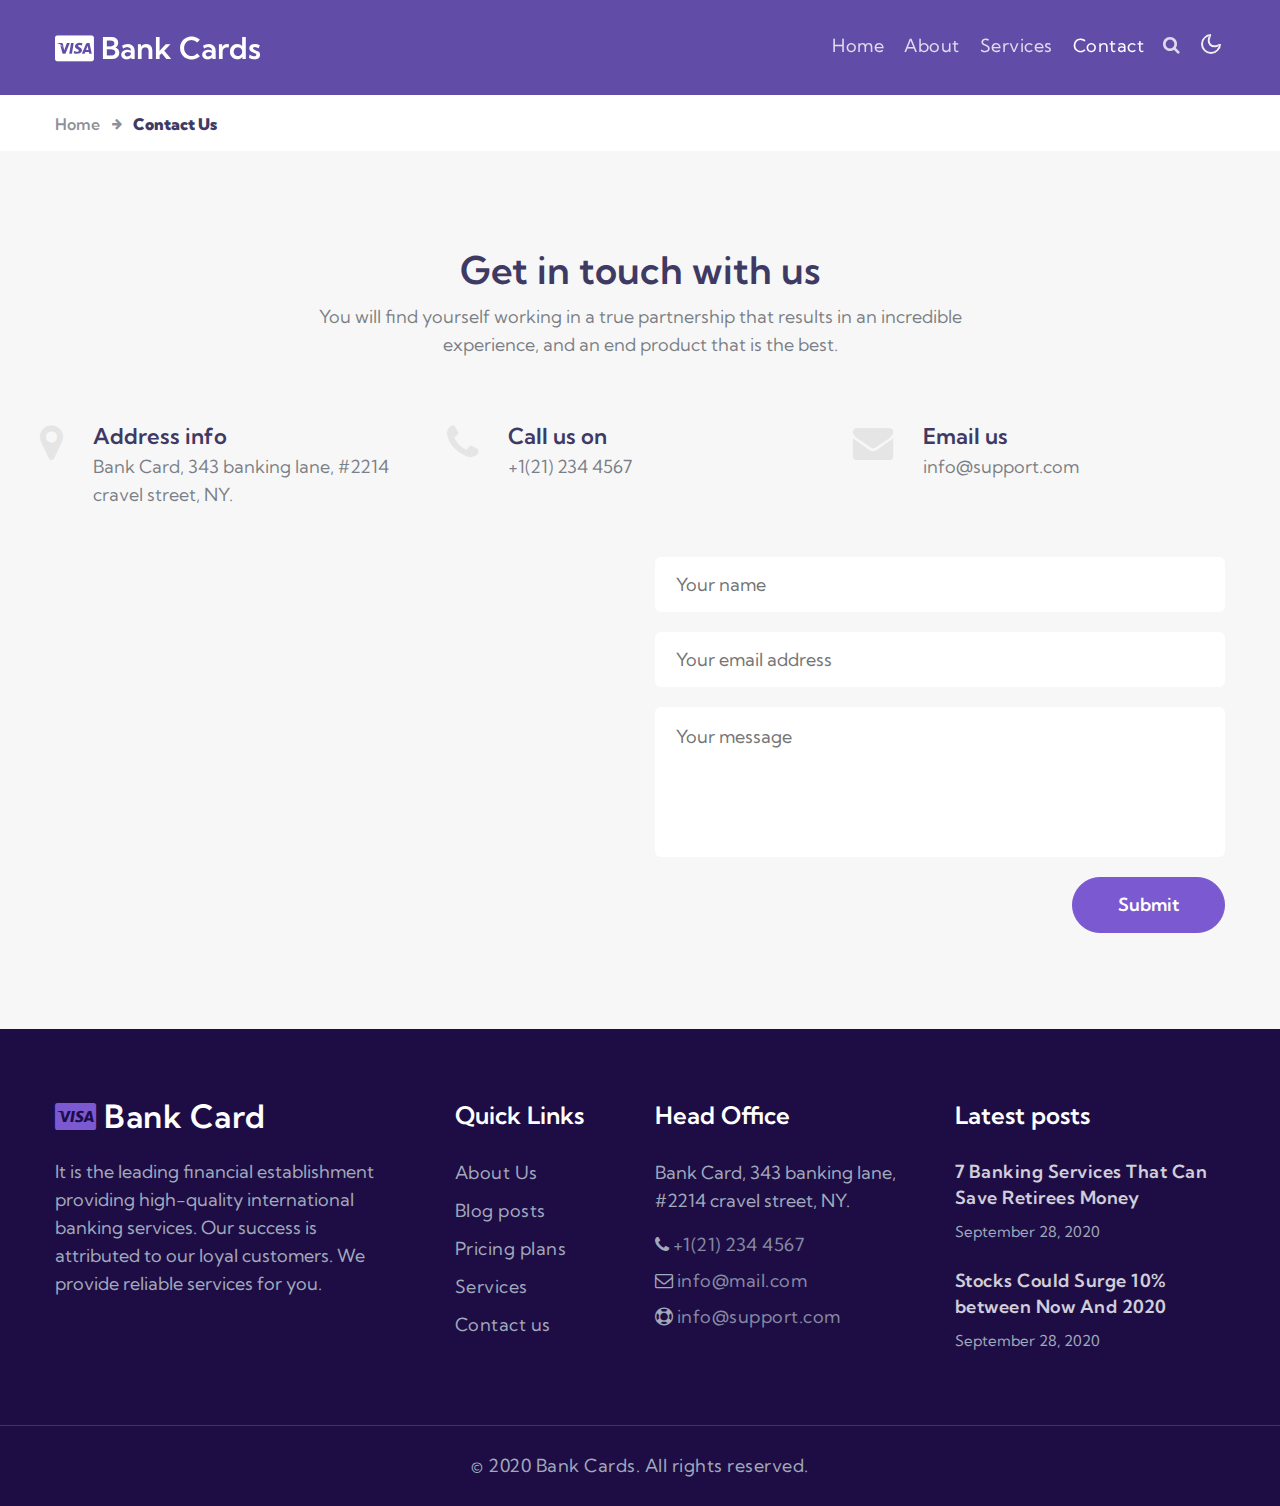
<file: Payment Gatway-Pay2 Bank-web/contact.html>
<!--
Author: W3layouts
Author URL: http://w3layouts.com
-->
<!doctype html>
<html lang="en">
  <head>
    <!-- Required meta tags -->
    <meta charset="utf-8">
    <meta name="viewport" content="width=device-width, initial-scale=1, shrink-to-fit=no">

    <title>Bank Cards - Banking Category Bootstrap Responsive Website Template | Contact : W3layouts</title>
    
    <link href="//fonts.googleapis.com/css2?family=Kumbh+Sans:wght@300;400;700&display=swap" rel="stylesheet">

    <!-- Template CSS -->
    <link rel="stylesheet" href="assets/css/style-starter.css">
  </head>
  <body>
<!--header-->
<header id="site-header" class="fixed-top">
  <div class="container">
      <nav class="navbar navbar-expand-lg stroke px-0">
          <h1> <a class="navbar-brand" href="index.html">
                  <span class="fa fa-cc-visa"></span> Bank Cards
              </a></h1>
          <!-- if logo is image enable this   
  <a class="navbar-brand" href="#index.html">
      <img src="image-path" alt="Your logo" title="Your logo" style="height:35px;" />
  </a> -->
          <button class="navbar-toggler  collapsed bg-gradient" type="button" data-toggle="collapse"
              data-target="#navbarTogglerDemo02" aria-controls="navbarTogglerDemo02" aria-expanded="false"
              aria-label="Toggle navigation">
              <span class="navbar-toggler-icon fa icon-expand fa-bars"></span>
              <span class="navbar-toggler-icon fa icon-close fa-times"></span>
          </button>

          <div class="collapse navbar-collapse" id="navbarTogglerDemo02">
              <ul class="navbar-nav ml-auto">
                  <li class="nav-item @@home__active">
                      <a class="nav-link" href="index.html">Home <span class="sr-only">(current)</span></a>
                  </li>
                  <li class="nav-item @@about__active">
                      <a class="nav-link" href="about.html">About</a>
                  </li>
                  <li class="nav-item @@services__active">
                      <a class="nav-link" href="services.html">Services</a>
                  </li>
                  <li class="nav-item active">
                      <a class="nav-link" href="contact.html">Contact</a>
                  </li>
                  <!--/search-right-->
                  <div class="search mr-3">
                      <input class="search_box" type="checkbox" id="search_box">
                      <label class="fa fa-search" for="search_box"></label>
                      <div class="search_form">
                          <form action="error.html" method="GET">
                              <input type="text" placeholder="Search"><input type="submit" value="search">
                          </form>
                      </div>
                  </div>
                  <!--//search-right-->
              </ul>
          </div>
          <!-- toggle switch for light and dark theme -->
          <div class="mobile-position">
              <nav class="navigation">
                  <div class="theme-switch-wrapper">
                      <label class="theme-switch" for="checkbox">
                          <input type="checkbox" id="checkbox">
                          <div class="mode-container">
                              <i class="gg-sun"></i>
                              <i class="gg-moon"></i>
                          </div>
                      </label>
                  </div>
              </nav>
          </div>
          <!-- //toggle switch for light and dark theme -->
      </nav>
  </div>
</header>
<!--/header-->
<div class="inner-banner">
</div>
<section class="w3l-breadcrumb">
    <div class="container">
        <ul class="breadcrumbs-custom-path">
            <li><a href="index.html">Home</a></li>
            <li class="active"><span class="fa fa-arrow-right mx-2" aria-hidden="true"></span> Contact Us</li>
        </ul>
    </div>
</section>
<div class="w3l-contact-info py-5" id="contact">
    <div class="container py-lg-5 py-md-4">
        <div class="title text-center">
            <h3 class="title-big">Get in touch with us</h3>
            <p class="mt-2 mx-lg-5">You will find yourself working in a true partnership that results in an incredible experience,
                and an end product that is the best.</p>
        </div>
        <div class="row">
            <div class="col-lg-6">
            </div>
            <div class="align-self mt-lg-0 mt-md-5 mt-4">
                <div class="contact-infos">
                    <div class="single-contact-infos">
                        <div class="icon-box"> <span class="fa fa-map-marker"></span></div>
                        <div class="text-box">
                            <h3 class="mb-1">Address info</h3>
                            <p>Bank Card, 343 banking lane, #2214 cravel street, NY.</p>
                        </div>
                    </div>
                    <div class="single-contact-infos">
                        <div class="icon-box"> <span class="fa fa-phone"></span></div>
                        <div class="text-box">
                            <h3 class="mb-1">Call us on</h3>
                            <p><a href="tel:+1(21) 234 4567">+1(21) 234 4567</a></p>
                        </div>
                    </div>
                    <div class="single-contact-infos">
                        <div class="icon-box"> <span class="fa fa-envelope"></span></div>
                        <div class="text-box">
                            <h3 class="mb-1">Email us</h3>
                            <p> <a href="mailto:info@support.com">info@support.com</a></p>
                        </div>
                    </div>
                </div>
            </div>
        </div>
        <div class="row mt-5">
            <div class="col-lg-6 map">
                <iframe
                    src="https://www.google.com/maps/embed?pb=!1m18!1m12!1m3!1d3001161.424489281!2d-78.01909140705047!3d42.72866436845163!2m3!1f0!2f0!3f0!3m2!1i1024!2i768!4f13.1!3m3!1m2!1s0x4ccc4bf0f123a5a9%3A0xddcfc6c1de189567!2sNew%20York%2C%20USA!5e0!3m2!1sen!2sin!4v1570786994395!5m2!1sen!2sin"
                    frameborder="0" allowfullscreen=""></iframe>
            </div>
            <div class="col-lg-6 form-inner-cont mt-lg-0 mt-sm-5 mt-4">
                <form action="https://sendmail.w3layouts.com/submitForm" method="post" class="signin-form">
                    <div class="form-input">
                        <input type="text" name="w3lName" id="w3lName" placeholder="Your name">
                    </div>
                    <div class="form-input">
                        <input type="email" name="w3lSender" id="w3lSender" placeholder="Your email address"
                            required="">
                    </div>
                    <div class="form-input">
                        <textarea name="w3lMessage" id="w3lMessage" placeholder="Your message" required=""></textarea>
                    </div>
                    <div class="text-right">
                        <button type="submit" class="btn btn-style btn-primary">Submit</button>
                    </div>
                </form>
            </div>
        </div>
    </div>
</div>
 <!-- footer -->
 <section class="w3l-footer-29-main">
  <div class="footer-29 py-5">
    <div class="container py-lg-4">
      <div class="row footer-top-29">
        <div class="col-lg-4 col-md-6 footer-list-29 footer-1 pr-lg-5">
          <div class="footer-logo mb-4">
            <a class="navbar-brand" href="index.html">
              <span class="fa fa-cc-visa"></span> Bank Card</a>
          </div>
          <p>It is the leading financial establishment providing high-quality international banking services. Our
            success
            is attributed to our loyal customers. We provide reliable services for you.</p>
        </div>
        <div class="col-lg-2 col-md-6 col-sm-5 col-5 footer-list-29 footer-2 mt-md-0 mt-5">

          <ul>
            <h6 class="footer-title-29">Quick Links</h6>
            <li><a href="about.html">About Us</a></li>
            <li><a href="#blog"> Blog posts</a></li>
            <li><a href="#pricing"> Pricing plans</a></li>
            <li><a href="services.html">Services</a></li>
            <li><a href="contact.html">Contact us</a></li>
          </ul>
        </div>
        <div class="col-lg-3 col-md-6 col-sm-7 col-7 footer-list-29 footer-3 mt-lg-0 mt-5">
          <h6 class="footer-title-29">Head Office</h6>
          <p class="mb-3"> Bank Card, 343 banking lane, #2214 cravel street, NY.</p>
          <p class="mb-2"> <span class="fa fa-phone"></span> <a href="tel:+1(21) 234 4567">+1(21) 234 4567</a></p>
          <p class="mb-2"><span class="fa fa-envelope-o"></span> <a href="mailto:info@mail.com">info@mail.com</a></p>
          <p><span class="fa fa-support"></span> <a href="mailto:info@support.com">info@support.com</a></p>
        </div>
        <div class="col-lg-3 col-md-6 footer-list-29 footer-4 mt-lg-0 mt-5">
          <h6 class="footer-title-29">Latest posts</h6>
          <div class="post1">
            <a href="#url" class="post-title">7 Banking Services That Can Save Retirees Money</a>
            <p class="small">September 28, 2020</p>
          </div>
          <div class="post1 mt-4">
            <a href="#url" class="post-title">Stocks Could Surge 10% between Now And 2020</a>
            <p class="small">September 28, 2020</p>
          </div>
        </div>
      </div>
    </div>
  </div>
  <!-- copyright -->
  <section class="w3l-copyright text-center">
    <div class="container">
      <p class="copy-footer-29">© 2020 Bank Cards. All rights reserved.</p>
    </div>

    <!-- move top -->
    <button onclick="topFunction()" id="movetop" title="Go to top">
      &#10548;
    </button>
    <script>
      // When the user scrolls down 20px from the top of the document, show the button
      window.onscroll = function () {
        scrollFunction()
      };

      function scrollFunction() {
        if (document.body.scrollTop > 20 || document.documentElement.scrollTop > 20) {
          document.getElementById("movetop").style.display = "block";
        } else {
          document.getElementById("movetop").style.display = "none";
        }
      }

      // When the user clicks on the button, scroll to the top of the document
      function topFunction() {
        document.body.scrollTop = 0;
        document.documentElement.scrollTop = 0;
      }
    </script>
    <!-- /move top -->
  </section>
  <!-- //copyright -->
</section>
<!-- //footer -->

<!--  javascripts file here -->
<script src="assets/js/jquery-3.3.1.min.js"></script>

<script src="assets/js/theme-change.js"></script> <!-- //light and dark mode switch js -->

<script src="assets/js/circles.js"></script>

<!-- stats number counter-->
<script src="assets/js/jquery.waypoints.min.js"></script>
<script src="assets/js/jquery.countup.js"></script>
<script>
  $('.counter').countUp();
</script>
<!-- //stats number counter -->

<!-- owl carousel -->
<script src="assets/js/owl.carousel.js"></script>
<!-- script for banner slider-->
<script>
  $(document).ready(function () {
    $('.owl-one').owlCarousel({
      loop: true,
      margin: 0,
      nav: false,
      responsiveClass: true,
      autoplay: true,
      autoplayTimeout: 5000,
      autoplaySpeed: 1000,
      autoplayHoverPause: false,
      responsive: {
        0: {
          items: 1
        },
        480: {
          items: 1
        },
        667: {
          items: 1
        },
        1000: {
          items: 1
        }
      }
    })
  })
</script>
<!-- //script -->
<!-- owl carousel -->

<!-- script for tesimonials carousel slider -->
<script>
  $(document).ready(function () {
    $("#owl-demo2").owlCarousel({
      loop: true,
      margin: 20,
      nav: false,
      responsiveClass: true,
      responsive: {
        0: {
          items: 1,
          nav: false
        },
        1000: {
          items: 1,
          nav: false,
          loop: false
        }
      }
    })
  })
</script>
<!-- //script for tesimonials carousel slider -->

<!-- disable body scroll which navbar is in active -->
<script>
  $(function () {
    $('.navbar-toggler').click(function () {
      $('body').toggleClass('noscroll');
    })
  });
</script>
<!-- disable body scroll which navbar is in active -->

<!--/MENU-JS-->
<script>
  $(window).on("scroll", function () {
    var scroll = $(window).scrollTop();

    if (scroll >= 80) {
      $("#site-header").addClass("nav-fixed");
    } else {
      $("#site-header").removeClass("nav-fixed");
    }
  });

  //Main navigation Active Class Add Remove
  $(".navbar-toggler").on("click", function () {
    $("header").toggleClass("active");
  });
  $(document).on("ready", function () {
    if ($(window).width() > 991) {
      $("header").removeClass("active");
    }
    $(window).on("resize", function () {
      if ($(window).width() > 991) {
        $("header").removeClass("active");
      }
    });
  });
</script>
<!--//MENU-JS-->

<script src="assets/js/bootstrap.min.js"></script><!-- //bootstrap js -->
</body>

</html>
</file>
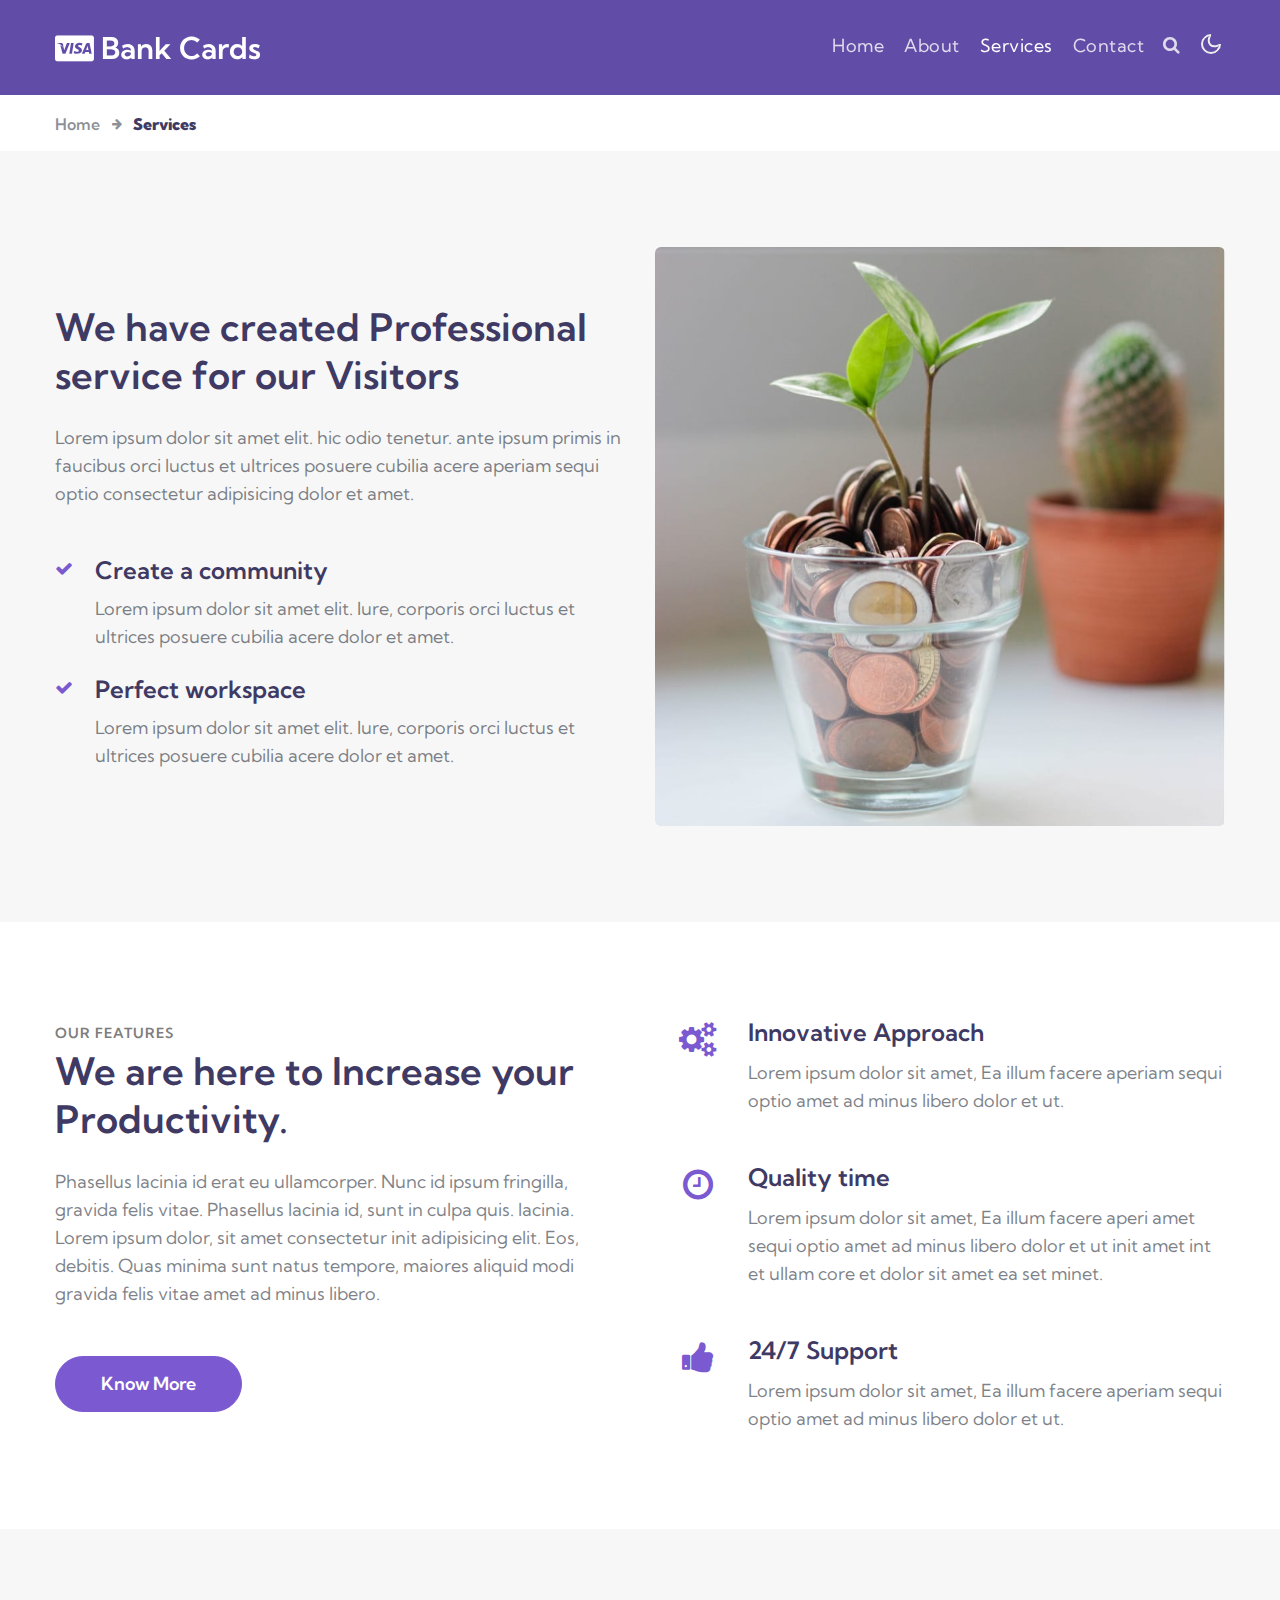
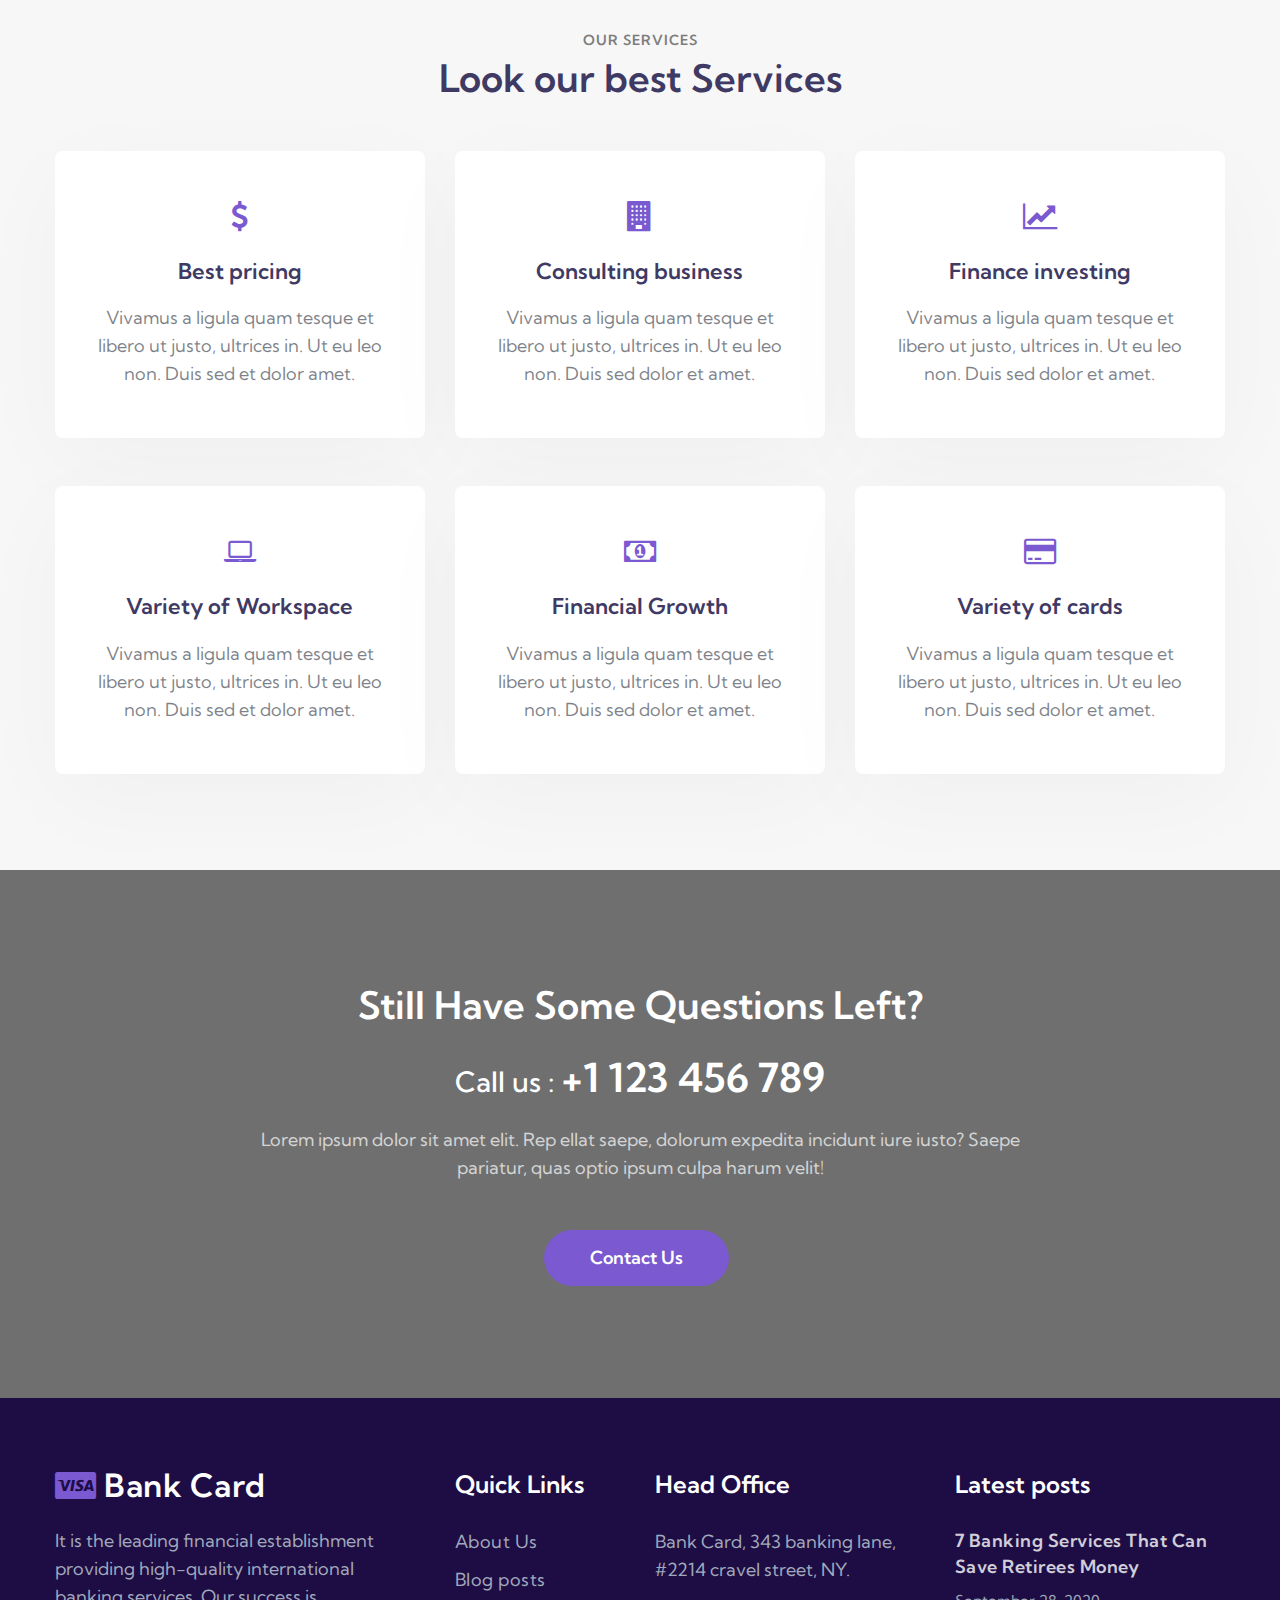
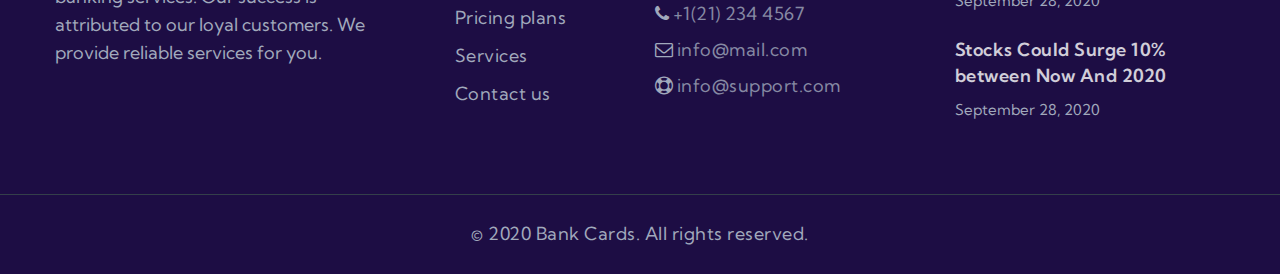
<file: Payment Gatway-Pay2 Bank-web/services.html>
<!--
Author: W3layouts
Author URL: http://w3layouts.com
-->
<!doctype html>
<html lang="en">
  <head>
    <!-- Required meta tags -->
    <meta charset="utf-8">
    <meta name="viewport" content="width=device-width, initial-scale=1, shrink-to-fit=no">

    <title>Bank Cards - Banking Category Bootstrap Responsive Website Template | Services : W3layouts</title>
    
    <link href="//fonts.googleapis.com/css2?family=Kumbh+Sans:wght@300;400;700&display=swap" rel="stylesheet">

    <!-- Template CSS -->
    <link rel="stylesheet" href="assets/css/style-starter.css">
  </head>
  <body>
<!--header-->
<header id="site-header" class="fixed-top">
  <div class="container">
      <nav class="navbar navbar-expand-lg stroke px-0">
          <h1> <a class="navbar-brand" href="index.html">
                  <span class="fa fa-cc-visa"></span> Bank Cards
              </a></h1>
          <!-- if logo is image enable this   
  <a class="navbar-brand" href="#index.html">
      <img src="image-path" alt="Your logo" title="Your logo" style="height:35px;" />
  </a> -->
          <button class="navbar-toggler  collapsed bg-gradient" type="button" data-toggle="collapse"
              data-target="#navbarTogglerDemo02" aria-controls="navbarTogglerDemo02" aria-expanded="false"
              aria-label="Toggle navigation">
              <span class="navbar-toggler-icon fa icon-expand fa-bars"></span>
              <span class="navbar-toggler-icon fa icon-close fa-times"></span>
          </button>

          <div class="collapse navbar-collapse" id="navbarTogglerDemo02">
              <ul class="navbar-nav ml-auto">
                  <li class="nav-item @@home__active">
                      <a class="nav-link" href="index.html">Home <span class="sr-only">(current)</span></a>
                  </li>
                  <li class="nav-item @@about__active">
                      <a class="nav-link" href="about.html">About</a>
                  </li>
                  <li class="nav-item active">
                      <a class="nav-link" href="services.html">Services</a>
                  </li>
                  <li class="nav-item @@contact__active">
                      <a class="nav-link" href="contact.html">Contact</a>
                  </li>
                  <!--/search-right-->
                  <div class="search mr-3">
                      <input class="search_box" type="checkbox" id="search_box">
                      <label class="fa fa-search" for="search_box"></label>
                      <div class="search_form">
                          <form action="error.html" method="GET">
                              <input type="text" placeholder="Search"><input type="submit" value="search">
                          </form>
                      </div>
                  </div>
                  <!--//search-right-->
              </ul>
          </div>
          <!-- toggle switch for light and dark theme -->
          <div class="mobile-position">
              <nav class="navigation">
                  <div class="theme-switch-wrapper">
                      <label class="theme-switch" for="checkbox">
                          <input type="checkbox" id="checkbox">
                          <div class="mode-container">
                              <i class="gg-sun"></i>
                              <i class="gg-moon"></i>
                          </div>
                      </label>
                  </div>
              </nav>
          </div>
          <!-- //toggle switch for light and dark theme -->
      </nav>
  </div>
</header>
<!--/header-->
<div class="inner-banner">
</div>
<section class="w3l-breadcrumb">
    <div class="container">
        <ul class="breadcrumbs-custom-path">
            <li><a href="index.html">Home</a></li>
            <li class="active"><span class="fa fa-arrow-right mx-2" aria-hidden="true"></span> Services</li>
        </ul>
    </div>
</section>
<!-- services page block grids -->
<section class="w3l-services py-5">
    <div class="container py-lg-5 py-md-4 py-2">
        <div class="row bottom-ab-grids">
            <div class="col-lg-6 bottom-ab-left align-self">
                <h3 class="title-big mb-4">We have created Professional service for our Visitors</h3>
                <p class="">Lorem ipsum dolor sit amet elit. hic odio tenetur. ante ipsum primis in
                    faucibus orci luctus et ultrices posuere cubilia acere aperiam sequi optio consectetur adipisicing
                    dolor et amet. </p>
                <div class="cont-4 mt-lg-5 mt-4">
                    <div class="list mb-4">
                        <span class="fa fa-check"></span>
                        <div class="list-info">
                            <h4>Create a community</h4>
                            <p>Lorem ipsum dolor sit amet elit. Iure, corporis orci luctus et ultrices posuere cubilia
                                acere dolor et amet.</p>
                        </div>
                    </div>
                    <div class="list">
                        <span class="fa fa-check"></span>
                        <div class="list-info">
                            <h4>Perfect workspace</h4>
                            <p>Lorem ipsum dolor sit amet elit. Iure, corporis orci luctus et ultrices posuere cubilia
                                acere dolor et amet.</p>
                        </div>
                    </div>
                </div>
            </div>
            <div class="col-lg-6 bottom-right-grids mt-lg-0 mt-5">
                <img src="assets/images/services.jpg" alt="" class="radius-image img-fluid">
            </div>
        </div>
    </div>
</section>
<!-- //services page block grids -->
<section class="w3l-content-4 py-5" id="features">
    <div class="content-4-main py-lg-5 py-md-4 py-2">
        <div class="container">
            <div class="content-info-in row">
                <div class="content-left col-lg-6">
                    <h3 class="title-small"> Our Features</h3>
                    <h3 class="title-big">We are here to Increase your Productivity.
                    </h3>
                    <p class="mt-4"> Phasellus lacinia id erat eu
                        ullamcorper. Nunc id ipsum fringilla, gravida felis vitae. Phasellus lacinia id, sunt in
                        culpa quis. lacinia. Lorem ipsum dolor, sit amet consectetur init adipisicing elit. Eos,
                        debitis. Quas minima sunt natus tempore, maiores aliquid modi gravida felis vitae amet ad minus libero.</p>
                        <a class="btn btn-style btn-primary mt-md-5 mt-4" href="#blog">Know More</a>
                </div>
                <div class="content-right col-lg-6 pl-lg-4 mt-lg-0 mt-md-5 mt-5">
                    <div class="row content4-right-grids mb-lg-5 mb-4">
                        <div class="col-2 content4-right-icon">
                            <div class="content4-icon">
                                <span class="fa fa-cogs"></span>
                            </div>
                        </div>
                        <div class="col-10 content4-right-info">
                            <h6><a href="#url">Innovative Approach</a></h6>
                            <p>Lorem ipsum dolor sit amet, Ea illum facere aperiam sequi optio
                                amet ad minus libero dolor et ut.</p>
                        </div>
                    </div>
                    <div class="row content4-right-grids mb-lg-5 mb-4">
                        <div class="col-2 content4-right-icon">
                            <div class="content4-icon">
                                <span class="fa fa-clock-o"></span>
                            </div>
                        </div>
                        <div class="col-10 content4-right-info">
                            <h6><a href="#url"> Quality time</a></h6>
                            <p>Lorem ipsum dolor sit amet, Ea illum facere aperi amet sequi optio amet ad 
                                minus libero dolor et ut init amet int et ullam core et dolor sit amet ea set minet.</p>
                        </div>
                    </div>
                    <div class="row content4-right-grids">
                        <div class="col-2 content4-right-icon">
                            <div class="content4-icon">
                                <span class="fa fa-thumbs-up"></span>
                            </div>
                        </div>
                        <div class="col-10 content4-right-info">
                            <h6><a href="#url"> 24/7 Support</a></h6>
                            <p>Lorem ipsum dolor sit amet, Ea illum facere aperiam sequi optio
                                amet ad minus libero dolor et ut.</p>
                        </div>
                    </div>
                </div>
            </div>
        </div>
    </div>
</section>
<!-- /bottom-grids-->
<section class="w3l-bottom-grids-6 w3l-services py-5" id="services">
    <div class="container py-lg-5 py-md-4">
        <h6 class="title-small text-center">Our Services</h6>
        <h3 class="title-big mb-md-5 mb-4 text-center">Look our best Services</h3>
        <div class="grids-area-hny main-cont-wthree-fea row">
            <div class="col-lg-4 col-md-6 grids-feature">
                <div class="area-box">
                    <span class="fa fa-dollar mt-0"></span>
                    <h4><a href="#feature" class="title-head">Best pricing</a></h4>
                    <p class="">Vivamus a ligula quam tesque et libero ut justo, ultrices in.  Ut eu leo non. Duis sed et dolor amet.</p>
                </div>
            </div>
            <div class="col-lg-4 col-md-6 grids-feature mt-md-0 mt-4">
                <div class="area-box">
                    <span class="fa fa-building mt-0"></span>
                    <h4><a href="#feature" class="title-head">Consulting business</a></h4>
                    <p class="">Vivamus a ligula quam tesque et libero ut justo, ultrices in. Ut eu leo non. Duis sed dolor et amet.</p>
                </div>
            </div>
            <div class="col-lg-4 col-md-6 grids-feature mt-lg-0 mt-4">
                <div class="area-box">
                    <span class="fa fa-line-chart mt-0"></span>
                    <h4><a href="#feature" class="title-head">Finance investing</a></h4>
                    <p class="">Vivamus a ligula quam tesque et libero ut justo, ultrices in. Ut eu leo non. Duis sed dolor et amet.</p>
                </div>
            </div>
            <div class="col-lg-4 col-md-6 grids-feature mt-lg-5 mt-4">
                <div class="area-box">
                    <span class="fa fa-laptop mt-0"></span>
                    <h4><a href="#feature" class="title-head">Variety of Workspace</a></h4>
                    <p class="">Vivamus a ligula quam tesque et libero ut justo, ultrices in.  Ut eu leo non. Duis sed et dolor amet.</p>
                </div>
            </div>
            <div class="col-lg-4 col-md-6 grids-feature mt-lg-5 mt-4">
                <div class="area-box">
                    <span class="fa fa-money mt-0"></span>
                    <h4><a href="#feature" class="title-head">Financial Growth </a></h4>
                    <p class="">Vivamus a ligula quam tesque et libero ut justo, ultrices in. Ut eu leo non. Duis sed dolor et amet.</p>
                </div>
            </div>
            <div class="col-lg-4 col-md-6 grids-feature mt-lg-5 mt-4">
                <div class="area-box">
                    <span class="fa fa-credit-card mt-0"></span>
                    <h4><a href="#feature" class="title-head">Variety of cards</a></h4>
                    <p class="">Vivamus a ligula quam tesque et libero ut justo, ultrices in. Ut eu leo non. Duis sed dolor et amet.</p>
                </div>
            </div>
        </div>
    </div>
</section>
<!-- //bottom-grids-->
<!-- middle -->
<div class="middle py-5" id="call">
    <div class="container py-lg-3">
        <div class="welcome-left text-center py-md-5 py-3">
            <h3 class="title-big">Still Have Some Questions Left?</h3>
            <h3 class="mt-4">Call us : <a href="tel:+1 123 456 789">+1 123 456 789</a> </h3>
            <p class="mt-4">Lorem ipsum dolor sit amet elit. Rep ellat saepe, dolorum expedita
                incidunt iure iusto? Saepe  pariatur, quas optio ipsum culpa harum velit!</p>
            <a href="contact.html" class="btn btn-style btn-primary mt-sm-5 mt-4 mr-2">Contact Us</a>
        </div>
    </div>
</div>
<!-- //middle -->
 <!-- footer -->
 <section class="w3l-footer-29-main">
  <div class="footer-29 py-5">
    <div class="container py-lg-4">
      <div class="row footer-top-29">
        <div class="col-lg-4 col-md-6 footer-list-29 footer-1 pr-lg-5">
          <div class="footer-logo mb-4">
            <a class="navbar-brand" href="index.html">
              <span class="fa fa-cc-visa"></span> Bank Card</a>
          </div>
          <p>It is the leading financial establishment providing high-quality international banking services. Our
            success
            is attributed to our loyal customers. We provide reliable services for you.</p>
        </div>
        <div class="col-lg-2 col-md-6 col-sm-5 col-5 footer-list-29 footer-2 mt-md-0 mt-5">

          <ul>
            <h6 class="footer-title-29">Quick Links</h6>
            <li><a href="about.html">About Us</a></li>
            <li><a href="#blog"> Blog posts</a></li>
            <li><a href="#pricing"> Pricing plans</a></li>
            <li><a href="services.html">Services</a></li>
            <li><a href="contact.html">Contact us</a></li>
          </ul>
        </div>
        <div class="col-lg-3 col-md-6 col-sm-7 col-7 footer-list-29 footer-3 mt-lg-0 mt-5">
          <h6 class="footer-title-29">Head Office</h6>
          <p class="mb-3"> Bank Card, 343 banking lane, #2214 cravel street, NY.</p>
          <p class="mb-2"> <span class="fa fa-phone"></span> <a href="tel:+1(21) 234 4567">+1(21) 234 4567</a></p>
          <p class="mb-2"><span class="fa fa-envelope-o"></span> <a href="mailto:info@mail.com">info@mail.com</a></p>
          <p><span class="fa fa-support"></span> <a href="mailto:info@support.com">info@support.com</a></p>
        </div>
        <div class="col-lg-3 col-md-6 footer-list-29 footer-4 mt-lg-0 mt-5">
          <h6 class="footer-title-29">Latest posts</h6>
          <div class="post1">
            <a href="#url" class="post-title">7 Banking Services That Can Save Retirees Money</a>
            <p class="small">September 28, 2020</p>
          </div>
          <div class="post1 mt-4">
            <a href="#url" class="post-title">Stocks Could Surge 10% between Now And 2020</a>
            <p class="small">September 28, 2020</p>
          </div>
        </div>
      </div>
    </div>
  </div>
  <!-- copyright -->
  <section class="w3l-copyright text-center">
    <div class="container">
      <p class="copy-footer-29">© 2020 Bank Cards. All rights reserved.</p>
    </div>

    <!-- move top -->
    <button onclick="topFunction()" id="movetop" title="Go to top">
      &#10548;
    </button>
    <script>
      // When the user scrolls down 20px from the top of the document, show the button
      window.onscroll = function () {
        scrollFunction()
      };

      function scrollFunction() {
        if (document.body.scrollTop > 20 || document.documentElement.scrollTop > 20) {
          document.getElementById("movetop").style.display = "block";
        } else {
          document.getElementById("movetop").style.display = "none";
        }
      }

      // When the user clicks on the button, scroll to the top of the document
      function topFunction() {
        document.body.scrollTop = 0;
        document.documentElement.scrollTop = 0;
      }
    </script>
    <!-- /move top -->
  </section>
  <!-- //copyright -->
</section>
<!-- //footer -->

<!--  javascripts file here -->
<script src="assets/js/jquery-3.3.1.min.js"></script>

<script src="assets/js/theme-change.js"></script> <!-- //light and dark mode switch js -->

<script src="assets/js/circles.js"></script>

<!-- stats number counter-->
<script src="assets/js/jquery.waypoints.min.js"></script>
<script src="assets/js/jquery.countup.js"></script>
<script>
  $('.counter').countUp();
</script>
<!-- //stats number counter -->

<!-- owl carousel -->
<script src="assets/js/owl.carousel.js"></script>
<!-- script for banner slider-->
<script>
  $(document).ready(function () {
    $('.owl-one').owlCarousel({
      loop: true,
      margin: 0,
      nav: false,
      responsiveClass: true,
      autoplay: true,
      autoplayTimeout: 5000,
      autoplaySpeed: 1000,
      autoplayHoverPause: false,
      responsive: {
        0: {
          items: 1
        },
        480: {
          items: 1
        },
        667: {
          items: 1
        },
        1000: {
          items: 1
        }
      }
    })
  })
</script>
<!-- //script -->
<!-- owl carousel -->

<!-- script for tesimonials carousel slider -->
<script>
  $(document).ready(function () {
    $("#owl-demo2").owlCarousel({
      loop: true,
      margin: 20,
      nav: false,
      responsiveClass: true,
      responsive: {
        0: {
          items: 1,
          nav: false
        },
        1000: {
          items: 1,
          nav: false,
          loop: false
        }
      }
    })
  })
</script>
<!-- //script for tesimonials carousel slider -->

<!-- disable body scroll which navbar is in active -->
<script>
  $(function () {
    $('.navbar-toggler').click(function () {
      $('body').toggleClass('noscroll');
    })
  });
</script>
<!-- disable body scroll which navbar is in active -->

<!--/MENU-JS-->
<script>
  $(window).on("scroll", function () {
    var scroll = $(window).scrollTop();

    if (scroll >= 80) {
      $("#site-header").addClass("nav-fixed");
    } else {
      $("#site-header").removeClass("nav-fixed");
    }
  });

  //Main navigation Active Class Add Remove
  $(".navbar-toggler").on("click", function () {
    $("header").toggleClass("active");
  });
  $(document).on("ready", function () {
    if ($(window).width() > 991) {
      $("header").removeClass("active");
    }
    $(window).on("resize", function () {
      if ($(window).width() > 991) {
        $("header").removeClass("active");
      }
    });
  });
</script>
<!--//MENU-JS-->

<script src="assets/js/bootstrap.min.js"></script><!-- //bootstrap js -->
</body>

</html>
</file>
<file: index.css>
*{
    padding: 0;
    margin: 0;
    text-decoration: none;
    list-style: none;
    box-sizing: border-box;
}
body{
font-family: sans-serif;
}
.navbar{
    background: green;
    width: 100%;
    height: 90px;
}
.navbar ul{
    float: left;
    margin-left: 10px;
}
.navbar ul li{
    display: inline-block;
    line-height: 80px;
    margin: 0 5px;
}
.navbar ul li a{
    color: white;
    font-size: 17px;
    padding: 7px 13px;
    border-radius: 3px;
}
a.navbar, a:hover{
  background: yellowgreen;
  transition: .5s;
}
* {
  box-sizing: border-box;
}

/* Create four equal columns that floats next to each other */
.column {
  float: left;
  width: 25%;
  padding: 10px;
  height: 300px; /* Should be removed. Only for demonstration */
}

/* Clear floats after the columns */
.row:after {
  content: "";
  display: table;
  clear: both;{
}
.footersection li{
    text-align: center;
}
</file>
<file: Payment Gatway-Pay2 Bank-web/assets/css/style-starter.css>
@charset "UTF-8";
/*--
Author: W3layouts
Author URL: http://w3layouts.com
--*/
/*!
 * Bootstrap v4.4.1 (https://getbootstrap.com/)
 * Copyright 2011-2019 The Bootstrap Authors
 * Copyright 2011-2019 Twitter, Inc.
 * Licensed under MIT (https://github.com/twbs/bootstrap/blob/master/LICENSE)
 */
:root {
  --blue: #007bff;
  --indigo: #6610f2;
  --purple: #6f42c1;
  --pink: #e83e8c;
  --red: #dc3545;
  --orange: #fd7e14;
  --yellow: #ffc107;
  --green: #28a745;
  --teal: #20c997;
  --cyan: #17a2b8;
  --white: #fff;
  --gray: #6c757d;
  --gray-dark: #343a40;
  --primary: #7b59d0;
  --secondary: #f8b195;
  --success: #28a745;
  --info: #17a2b8;
  --warning: #ffc107;
  --danger: #dc3545;
  --light: #f8f9fa;
  --dark: #343a40;
  --breakpoint-xs: 0;
  --breakpoint-sm: 576px;
  --breakpoint-md: 768px;
  --breakpoint-lg: 992px;
  --breakpoint-xl: 1200px;
  --font-family-sans-serif: -apple-system, BlinkMacSystemFont, "Segoe UI", Roboto, "Helvetica Neue", Arial, "Noto Sans", sans-serif, "Apple Color Emoji", "Segoe UI Emoji", "Segoe UI Symbol", "Noto Color Emoji";
  --font-family-monospace: SFMono-Regular, Menlo, Monaco, Consolas, "Liberation Mono", "Courier New", monospace; }

*,
*::before,
*::after {
  box-sizing: border-box; }

html {
  font-family: sans-serif;
  line-height: 1.15;
  -webkit-text-size-adjust: 100%;
  -webkit-tap-highlight-color: rgba(0, 0, 0, 0); }

article, aside, figcaption, figure, footer, header, hgroup, main, nav, section {
  display: block; }

body {
  margin: 0;
  font-family: -apple-system, BlinkMacSystemFont, "Segoe UI", Roboto, "Helvetica Neue", Arial, "Noto Sans", sans-serif, "Apple Color Emoji", "Segoe UI Emoji", "Segoe UI Symbol", "Noto Color Emoji";
  font-size: 1rem;
  font-weight: 400;
  line-height: 1.5;
  color: #212529;
  text-align: left;
  background-color: #fff; }

[tabindex="-1"]:focus:not(:focus-visible) {
  outline: 0 !important; }

hr {
  box-sizing: content-box;
  height: 0;
  overflow: visible; }

h1, h2, h3, h4, h5, h6 {
  margin-top: 0;
  margin-bottom: 0.5rem; }

p {
  margin-top: 0;
  margin-bottom: 1rem; }

abbr[title],
abbr[data-original-title] {
  text-decoration: underline;
  -webkit-text-decoration: underline dotted;
          text-decoration: underline dotted;
  cursor: help;
  border-bottom: 0;
  -webkit-text-decoration-skip-ink: none;
          text-decoration-skip-ink: none; }

address {
  margin-bottom: 1rem;
  font-style: normal;
  line-height: inherit; }

ol,
ul,
dl {
  margin-top: 0;
  margin-bottom: 1rem; }

ol ol,
ul ul,
ol ul,
ul ol {
  margin-bottom: 0; }

dt {
  font-weight: 700; }

dd {
  margin-bottom: .5rem;
  margin-left: 0; }

blockquote {
  margin: 0 0 1rem; }

b,
strong {
  font-weight: bolder; }

small {
  font-size: 80%; }

sub,
sup {
  position: relative;
  font-size: 75%;
  line-height: 0;
  vertical-align: baseline; }

sub {
  bottom: -.25em; }

sup {
  top: -.5em; }

a {
  color: #7b59d0;
  text-decoration: none;
  background-color: transparent; }
  a:hover {
    color: #5431ac;
    text-decoration: underline; }

a:not([href]) {
  color: inherit;
  text-decoration: none; }
  a:not([href]):hover {
    color: inherit;
    text-decoration: none; }

pre,
code,
kbd,
samp {
  font-family: SFMono-Regular, Menlo, Monaco, Consolas, "Liberation Mono", "Courier New", monospace;
  font-size: 1em; }

pre {
  margin-top: 0;
  margin-bottom: 1rem;
  overflow: auto; }

figure {
  margin: 0 0 1rem; }

img {
  vertical-align: middle;
  border-style: none; }

svg {
  overflow: hidden;
  vertical-align: middle; }

table {
  border-collapse: collapse; }

caption {
  padding-top: 0.75rem;
  padding-bottom: 0.75rem;
  color: #6c757d;
  text-align: left;
  caption-side: bottom; }

th {
  text-align: inherit; }

label {
  display: inline-block;
  margin-bottom: 0.5rem; }

button {
  border-radius: 0; }

button:focus {
  outline: 1px dotted;
  outline: 5px auto -webkit-focus-ring-color; }

input,
button,
select,
optgroup,
textarea {
  margin: 0;
  font-family: inherit;
  font-size: inherit;
  line-height: inherit; }

button,
input {
  overflow: visible; }

button,
select {
  text-transform: none; }

select {
  word-wrap: normal; }

button,
[type="button"],
[type="reset"],
[type="submit"] {
  -webkit-appearance: button; }

button:not(:disabled),
[type="button"]:not(:disabled),
[type="reset"]:not(:disabled),
[type="submit"]:not(:disabled) {
  cursor: pointer; }

button::-moz-focus-inner,
[type="button"]::-moz-focus-inner,
[type="reset"]::-moz-focus-inner,
[type="submit"]::-moz-focus-inner {
  padding: 0;
  border-style: none; }

input[type="radio"],
input[type="checkbox"] {
  box-sizing: border-box;
  padding: 0; }

input[type="date"],
input[type="time"],
input[type="datetime-local"],
input[type="month"] {
  -webkit-appearance: listbox; }

textarea {
  overflow: auto;
  resize: vertical; }

fieldset {
  min-width: 0;
  padding: 0;
  margin: 0;
  border: 0; }

legend {
  display: block;
  width: 100%;
  max-width: 100%;
  padding: 0;
  margin-bottom: .5rem;
  font-size: 1.5rem;
  line-height: inherit;
  color: inherit;
  white-space: normal; }
  @media (max-width: 1200px) {
    legend {
      font-size: calc(1.275rem + 0.3vw) ; } }

progress {
  vertical-align: baseline; }

[type="number"]::-webkit-inner-spin-button,
[type="number"]::-webkit-outer-spin-button {
  height: auto; }

[type="search"] {
  outline-offset: -2px;
  -webkit-appearance: none; }

[type="search"]::-webkit-search-decoration {
  -webkit-appearance: none; }

::-webkit-file-upload-button {
  font: inherit;
  -webkit-appearance: button; }

output {
  display: inline-block; }

summary {
  display: list-item;
  cursor: pointer; }

template {
  display: none; }

[hidden] {
  display: none !important; }

h1, h2, h3, h4, h5, h6,
.h1, .h2, .h3, .h4, .h5, .h6 {
  margin-bottom: 0.5rem;
  font-weight: 500;
  line-height: 1.2; }

h1, .h1 {
  font-size: 2.5rem; }
  @media (max-width: 1200px) {
    h1, .h1 {
      font-size: calc(1.375rem + 1.5vw) ; } }

h2, .h2 {
  font-size: 2rem; }
  @media (max-width: 1200px) {
    h2, .h2 {
      font-size: calc(1.325rem + 0.9vw) ; } }

h3, .h3 {
  font-size: 1.75rem; }
  @media (max-width: 1200px) {
    h3, .h3 {
      font-size: calc(1.3rem + 0.6vw) ; } }

h4, .h4 {
  font-size: 1.5rem; }
  @media (max-width: 1200px) {
    h4, .h4 {
      font-size: calc(1.275rem + 0.3vw) ; } }

h5, .h5 {
  font-size: 1.25rem; }

h6, .h6 {
  font-size: 1rem; }

.lead {
  font-size: 1.25rem;
  font-weight: 300; }

.display-1 {
  font-size: 6rem;
  font-weight: 300;
  line-height: 1.2; }
  @media (max-width: 1200px) {
    .display-1 {
      font-size: calc(1.725rem + 5.7vw) ; } }

.display-2 {
  font-size: 5.5rem;
  font-weight: 300;
  line-height: 1.2; }
  @media (max-width: 1200px) {
    .display-2 {
      font-size: calc(1.675rem + 5.1vw) ; } }

.display-3 {
  font-size: 4.5rem;
  font-weight: 300;
  line-height: 1.2; }
  @media (max-width: 1200px) {
    .display-3 {
      font-size: calc(1.575rem + 3.9vw) ; } }

.display-4 {
  font-size: 3.5rem;
  font-weight: 300;
  line-height: 1.2; }
  @media (max-width: 1200px) {
    .display-4 {
      font-size: calc(1.475rem + 2.7vw) ; } }

hr {
  margin-top: 1rem;
  margin-bottom: 1rem;
  border: 0;
  border-top: 1px solid rgba(0, 0, 0, 0.1); }

small,
.small {
  font-size: 80%;
  font-weight: 400; }

mark,
.mark {
  padding: 0.2em;
  background-color: #fcf8e3; }

.list-unstyled {
  padding-left: 0;
  list-style: none; }

.list-inline {
  padding-left: 0;
  list-style: none; }

.list-inline-item {
  display: inline-block; }
  .list-inline-item:not(:last-child) {
    margin-right: 0.5rem; }

.initialism {
  font-size: 90%;
  text-transform: uppercase; }

.blockquote {
  margin-bottom: 1rem;
  font-size: 1.25rem; }

.blockquote-footer {
  display: block;
  font-size: 80%;
  color: #6c757d; }
  .blockquote-footer::before {
    content: "\2014\00A0"; }

.img-fluid {
  max-width: 100%;
  height: auto; }

.img-thumbnail {
  padding: 0.25rem;
  background-color: #fff;
  border: 1px solid #dee2e6;
  border-radius: 0.25rem;
  max-width: 100%;
  height: auto; }

.figure {
  display: inline-block; }

.figure-img {
  margin-bottom: 0.5rem;
  line-height: 1; }

.figure-caption {
  font-size: 90%;
  color: #6c757d; }

code {
  font-size: 87.5%;
  color: #e83e8c;
  word-wrap: break-word; }
  a > code {
    color: inherit; }

kbd {
  padding: 0.2rem 0.4rem;
  font-size: 87.5%;
  color: #fff;
  background-color: #212529;
  border-radius: 0.2rem; }
  kbd kbd {
    padding: 0;
    font-size: 100%;
    font-weight: 700; }

pre {
  display: block;
  font-size: 87.5%;
  color: #212529; }
  pre code {
    font-size: inherit;
    color: inherit;
    word-break: normal; }

.pre-scrollable {
  max-height: 340px;
  overflow-y: scroll; }

.container {
  width: 100%;
  padding-right: 15px;
  padding-left: 15px;
  margin-right: auto;
  margin-left: auto; }
  @media (min-width: 576px) {
    .container {
      max-width: 540px; } }
  @media (min-width: 768px) {
    .container {
      max-width: 720px; } }
  @media (min-width: 992px) {
    .container {
      max-width: 960px; } }
  @media (min-width: 1200px) {
    .container {
      max-width: 1140px; } }

.container-fluid, .container-sm, .container-md, .container-lg, .container-xl {
  width: 100%;
  padding-right: 15px;
  padding-left: 15px;
  margin-right: auto;
  margin-left: auto; }

@media (min-width: 576px) {
  .container, .container-sm {
    max-width: 540px; } }

@media (min-width: 768px) {
  .container, .container-sm, .container-md {
    max-width: 720px; } }

@media (min-width: 992px) {
  .container, .container-sm, .container-md, .container-lg {
    max-width: 960px; } }

@media (min-width: 1200px) {
  .container, .container-sm, .container-md, .container-lg, .container-xl {
    max-width: 1140px; } }

.row {
  display: flex;
  flex-wrap: wrap;
  margin-right: -15px;
  margin-left: -15px; }

.no-gutters {
  margin-right: 0;
  margin-left: 0; }
  .no-gutters > .col,
  .no-gutters > [class*="col-"] {
    padding-right: 0;
    padding-left: 0; }

.col-1, .col-2, .col-3, .col-4, .col-5, .col-6, .col-7, .col-8, .col-9, .col-10, .col-11, .col-12, .col,
.col-auto, .col-sm-1, .col-sm-2, .col-sm-3, .col-sm-4, .col-sm-5, .col-sm-6, .col-sm-7, .col-sm-8, .col-sm-9, .col-sm-10, .col-sm-11, .col-sm-12, .col-sm,
.col-sm-auto, .col-md-1, .col-md-2, .col-md-3, .col-md-4, .col-md-5, .col-md-6, .col-md-7, .col-md-8, .col-md-9, .col-md-10, .col-md-11, .col-md-12, .col-md,
.col-md-auto, .col-lg-1, .col-lg-2, .col-lg-3, .col-lg-4, .col-lg-5, .col-lg-6, .col-lg-7, .col-lg-8, .col-lg-9, .col-lg-10, .col-lg-11, .col-lg-12, .col-lg,
.col-lg-auto, .col-xl-1, .col-xl-2, .col-xl-3, .col-xl-4, .col-xl-5, .col-xl-6, .col-xl-7, .col-xl-8, .col-xl-9, .col-xl-10, .col-xl-11, .col-xl-12, .col-xl,
.col-xl-auto {
  position: relative;
  width: 100%;
  padding-right: 15px;
  padding-left: 15px; }

.col {
  flex-basis: 0;
  flex-grow: 1;
  max-width: 100%; }

.row-cols-1 > * {
  flex: 0 0 100%;
  max-width: 100%; }

.row-cols-2 > * {
  flex: 0 0 50%;
  max-width: 50%; }

.row-cols-3 > * {
  flex: 0 0 33.33333%;
  max-width: 33.33333%; }

.row-cols-4 > * {
  flex: 0 0 25%;
  max-width: 25%; }

.row-cols-5 > * {
  flex: 0 0 20%;
  max-width: 20%; }

.row-cols-6 > * {
  flex: 0 0 16.66667%;
  max-width: 16.66667%; }

.col-auto {
  flex: 0 0 auto;
  width: auto;
  max-width: 100%; }

.col-1 {
  flex: 0 0 8.33333%;
  max-width: 8.33333%; }

.col-2 {
  flex: 0 0 16.66667%;
  max-width: 16.66667%; }

.col-3 {
  flex: 0 0 25%;
  max-width: 25%; }

.col-4 {
  flex: 0 0 33.33333%;
  max-width: 33.33333%; }

.col-5 {
  flex: 0 0 41.66667%;
  max-width: 41.66667%; }

.col-6 {
  flex: 0 0 50%;
  max-width: 50%; }

.col-7 {
  flex: 0 0 58.33333%;
  max-width: 58.33333%; }

.col-8 {
  flex: 0 0 66.66667%;
  max-width: 66.66667%; }

.col-9 {
  flex: 0 0 75%;
  max-width: 75%; }

.col-10 {
  flex: 0 0 83.33333%;
  max-width: 83.33333%; }

.col-11 {
  flex: 0 0 91.66667%;
  max-width: 91.66667%; }

.col-12 {
  flex: 0 0 100%;
  max-width: 100%; }

.order-first {
  order: -1; }

.order-last {
  order: 13; }

.order-0 {
  order: 0; }

.order-1 {
  order: 1; }

.order-2 {
  order: 2; }

.order-3 {
  order: 3; }

.order-4 {
  order: 4; }

.order-5 {
  order: 5; }

.order-6 {
  order: 6; }

.order-7 {
  order: 7; }

.order-8 {
  order: 8; }

.order-9 {
  order: 9; }

.order-10 {
  order: 10; }

.order-11 {
  order: 11; }

.order-12 {
  order: 12; }

.offset-1 {
  margin-left: 8.33333%; }

.offset-2 {
  margin-left: 16.66667%; }

.offset-3 {
  margin-left: 25%; }

.offset-4 {
  margin-left: 33.33333%; }

.offset-5 {
  margin-left: 41.66667%; }

.offset-6 {
  margin-left: 50%; }

.offset-7 {
  margin-left: 58.33333%; }

.offset-8 {
  margin-left: 66.66667%; }

.offset-9 {
  margin-left: 75%; }

.offset-10 {
  margin-left: 83.33333%; }

.offset-11 {
  margin-left: 91.66667%; }

@media (min-width: 576px) {
  .col-sm {
    flex-basis: 0;
    flex-grow: 1;
    max-width: 100%; }
  .row-cols-sm-1 > * {
    flex: 0 0 100%;
    max-width: 100%; }
  .row-cols-sm-2 > * {
    flex: 0 0 50%;
    max-width: 50%; }
  .row-cols-sm-3 > * {
    flex: 0 0 33.33333%;
    max-width: 33.33333%; }
  .row-cols-sm-4 > * {
    flex: 0 0 25%;
    max-width: 25%; }
  .row-cols-sm-5 > * {
    flex: 0 0 20%;
    max-width: 20%; }
  .row-cols-sm-6 > * {
    flex: 0 0 16.66667%;
    max-width: 16.66667%; }
  .col-sm-auto {
    flex: 0 0 auto;
    width: auto;
    max-width: 100%; }
  .col-sm-1 {
    flex: 0 0 8.33333%;
    max-width: 8.33333%; }
  .col-sm-2 {
    flex: 0 0 16.66667%;
    max-width: 16.66667%; }
  .col-sm-3 {
    flex: 0 0 25%;
    max-width: 25%; }
  .col-sm-4 {
    flex: 0 0 33.33333%;
    max-width: 33.33333%; }
  .col-sm-5 {
    flex: 0 0 41.66667%;
    max-width: 41.66667%; }
  .col-sm-6 {
    flex: 0 0 50%;
    max-width: 50%; }
  .col-sm-7 {
    flex: 0 0 58.33333%;
    max-width: 58.33333%; }
  .col-sm-8 {
    flex: 0 0 66.66667%;
    max-width: 66.66667%; }
  .col-sm-9 {
    flex: 0 0 75%;
    max-width: 75%; }
  .col-sm-10 {
    flex: 0 0 83.33333%;
    max-width: 83.33333%; }
  .col-sm-11 {
    flex: 0 0 91.66667%;
    max-width: 91.66667%; }
  .col-sm-12 {
    flex: 0 0 100%;
    max-width: 100%; }
  .order-sm-first {
    order: -1; }
  .order-sm-last {
    order: 13; }
  .order-sm-0 {
    order: 0; }
  .order-sm-1 {
    order: 1; }
  .order-sm-2 {
    order: 2; }
  .order-sm-3 {
    order: 3; }
  .order-sm-4 {
    order: 4; }
  .order-sm-5 {
    order: 5; }
  .order-sm-6 {
    order: 6; }
  .order-sm-7 {
    order: 7; }
  .order-sm-8 {
    order: 8; }
  .order-sm-9 {
    order: 9; }
  .order-sm-10 {
    order: 10; }
  .order-sm-11 {
    order: 11; }
  .order-sm-12 {
    order: 12; }
  .offset-sm-0 {
    margin-left: 0; }
  .offset-sm-1 {
    margin-left: 8.33333%; }
  .offset-sm-2 {
    margin-left: 16.66667%; }
  .offset-sm-3 {
    margin-left: 25%; }
  .offset-sm-4 {
    margin-left: 33.33333%; }
  .offset-sm-5 {
    margin-left: 41.66667%; }
  .offset-sm-6 {
    margin-left: 50%; }
  .offset-sm-7 {
    margin-left: 58.33333%; }
  .offset-sm-8 {
    margin-left: 66.66667%; }
  .offset-sm-9 {
    margin-left: 75%; }
  .offset-sm-10 {
    margin-left: 83.33333%; }
  .offset-sm-11 {
    margin-left: 91.66667%; } }

@media (min-width: 768px) {
  .col-md {
    flex-basis: 0;
    flex-grow: 1;
    max-width: 100%; }
  .row-cols-md-1 > * {
    flex: 0 0 100%;
    max-width: 100%; }
  .row-cols-md-2 > * {
    flex: 0 0 50%;
    max-width: 50%; }
  .row-cols-md-3 > * {
    flex: 0 0 33.33333%;
    max-width: 33.33333%; }
  .row-cols-md-4 > * {
    flex: 0 0 25%;
    max-width: 25%; }
  .row-cols-md-5 > * {
    flex: 0 0 20%;
    max-width: 20%; }
  .row-cols-md-6 > * {
    flex: 0 0 16.66667%;
    max-width: 16.66667%; }
  .col-md-auto {
    flex: 0 0 auto;
    width: auto;
    max-width: 100%; }
  .col-md-1 {
    flex: 0 0 8.33333%;
    max-width: 8.33333%; }
  .col-md-2 {
    flex: 0 0 16.66667%;
    max-width: 16.66667%; }
  .col-md-3 {
    flex: 0 0 25%;
    max-width: 25%; }
  .col-md-4 {
    flex: 0 0 33.33333%;
    max-width: 33.33333%; }
  .col-md-5 {
    flex: 0 0 41.66667%;
    max-width: 41.66667%; }
  .col-md-6 {
    flex: 0 0 50%;
    max-width: 50%; }
  .col-md-7 {
    flex: 0 0 58.33333%;
    max-width: 58.33333%; }
  .col-md-8 {
    flex: 0 0 66.66667%;
    max-width: 66.66667%; }
  .col-md-9 {
    flex: 0 0 75%;
    max-width: 75%; }
  .col-md-10 {
    flex: 0 0 83.33333%;
    max-width: 83.33333%; }
  .col-md-11 {
    flex: 0 0 91.66667%;
    max-width: 91.66667%; }
  .col-md-12 {
    flex: 0 0 100%;
    max-width: 100%; }
  .order-md-first {
    order: -1; }
  .order-md-last {
    order: 13; }
  .order-md-0 {
    order: 0; }
  .order-md-1 {
    order: 1; }
  .order-md-2 {
    order: 2; }
  .order-md-3 {
    order: 3; }
  .order-md-4 {
    order: 4; }
  .order-md-5 {
    order: 5; }
  .order-md-6 {
    order: 6; }
  .order-md-7 {
    order: 7; }
  .order-md-8 {
    order: 8; }
  .order-md-9 {
    order: 9; }
  .order-md-10 {
    order: 10; }
  .order-md-11 {
    order: 11; }
  .order-md-12 {
    order: 12; }
  .offset-md-0 {
    margin-left: 0; }
  .offset-md-1 {
    margin-left: 8.33333%; }
  .offset-md-2 {
    margin-left: 16.66667%; }
  .offset-md-3 {
    margin-left: 25%; }
  .offset-md-4 {
    margin-left: 33.33333%; }
  .offset-md-5 {
    margin-left: 41.66667%; }
  .offset-md-6 {
    margin-left: 50%; }
  .offset-md-7 {
    margin-left: 58.33333%; }
  .offset-md-8 {
    margin-left: 66.66667%; }
  .offset-md-9 {
    margin-left: 75%; }
  .offset-md-10 {
    margin-left: 83.33333%; }
  .offset-md-11 {
    margin-left: 91.66667%; } }

@media (min-width: 992px) {
  .col-lg {
    flex-basis: 0;
    flex-grow: 1;
    max-width: 100%; }
  .row-cols-lg-1 > * {
    flex: 0 0 100%;
    max-width: 100%; }
  .row-cols-lg-2 > * {
    flex: 0 0 50%;
    max-width: 50%; }
  .row-cols-lg-3 > * {
    flex: 0 0 33.33333%;
    max-width: 33.33333%; }
  .row-cols-lg-4 > * {
    flex: 0 0 25%;
    max-width: 25%; }
  .row-cols-lg-5 > * {
    flex: 0 0 20%;
    max-width: 20%; }
  .row-cols-lg-6 > * {
    flex: 0 0 16.66667%;
    max-width: 16.66667%; }
  .col-lg-auto {
    flex: 0 0 auto;
    width: auto;
    max-width: 100%; }
  .col-lg-1 {
    flex: 0 0 8.33333%;
    max-width: 8.33333%; }
  .col-lg-2 {
    flex: 0 0 16.66667%;
    max-width: 16.66667%; }
  .col-lg-3 {
    flex: 0 0 25%;
    max-width: 25%; }
  .col-lg-4 {
    flex: 0 0 33.33333%;
    max-width: 33.33333%; }
  .col-lg-5 {
    flex: 0 0 41.66667%;
    max-width: 41.66667%; }
  .col-lg-6 {
    flex: 0 0 50%;
    max-width: 50%; }
  .col-lg-7 {
    flex: 0 0 58.33333%;
    max-width: 58.33333%; }
  .col-lg-8 {
    flex: 0 0 66.66667%;
    max-width: 66.66667%; }
  .col-lg-9 {
    flex: 0 0 75%;
    max-width: 75%; }
  .col-lg-10 {
    flex: 0 0 83.33333%;
    max-width: 83.33333%; }
  .col-lg-11 {
    flex: 0 0 91.66667%;
    max-width: 91.66667%; }
  .col-lg-12 {
    flex: 0 0 100%;
    max-width: 100%; }
  .order-lg-first {
    order: -1; }
  .order-lg-last {
    order: 13; }
  .order-lg-0 {
    order: 0; }
  .order-lg-1 {
    order: 1; }
  .order-lg-2 {
    order: 2; }
  .order-lg-3 {
    order: 3; }
  .order-lg-4 {
    order: 4; }
  .order-lg-5 {
    order: 5; }
  .order-lg-6 {
    order: 6; }
  .order-lg-7 {
    order: 7; }
  .order-lg-8 {
    order: 8; }
  .order-lg-9 {
    order: 9; }
  .order-lg-10 {
    order: 10; }
  .order-lg-11 {
    order: 11; }
  .order-lg-12 {
    order: 12; }
  .offset-lg-0 {
    margin-left: 0; }
  .offset-lg-1 {
    margin-left: 8.33333%; }
  .offset-lg-2 {
    margin-left: 16.66667%; }
  .offset-lg-3 {
    margin-left: 25%; }
  .offset-lg-4 {
    margin-left: 33.33333%; }
  .offset-lg-5 {
    margin-left: 41.66667%; }
  .offset-lg-6 {
    margin-left: 50%; }
  .offset-lg-7 {
    margin-left: 58.33333%; }
  .offset-lg-8 {
    margin-left: 66.66667%; }
  .offset-lg-9 {
    margin-left: 75%; }
  .offset-lg-10 {
    margin-left: 83.33333%; }
  .offset-lg-11 {
    margin-left: 91.66667%; } }

@media (min-width: 1200px) {
  .col-xl {
    flex-basis: 0;
    flex-grow: 1;
    max-width: 100%; }
  .row-cols-xl-1 > * {
    flex: 0 0 100%;
    max-width: 100%; }
  .row-cols-xl-2 > * {
    flex: 0 0 50%;
    max-width: 50%; }
  .row-cols-xl-3 > * {
    flex: 0 0 33.33333%;
    max-width: 33.33333%; }
  .row-cols-xl-4 > * {
    flex: 0 0 25%;
    max-width: 25%; }
  .row-cols-xl-5 > * {
    flex: 0 0 20%;
    max-width: 20%; }
  .row-cols-xl-6 > * {
    flex: 0 0 16.66667%;
    max-width: 16.66667%; }
  .col-xl-auto {
    flex: 0 0 auto;
    width: auto;
    max-width: 100%; }
  .col-xl-1 {
    flex: 0 0 8.33333%;
    max-width: 8.33333%; }
  .col-xl-2 {
    flex: 0 0 16.66667%;
    max-width: 16.66667%; }
  .col-xl-3 {
    flex: 0 0 25%;
    max-width: 25%; }
  .col-xl-4 {
    flex: 0 0 33.33333%;
    max-width: 33.33333%; }
  .col-xl-5 {
    flex: 0 0 41.66667%;
    max-width: 41.66667%; }
  .col-xl-6 {
    flex: 0 0 50%;
    max-width: 50%; }
  .col-xl-7 {
    flex: 0 0 58.33333%;
    max-width: 58.33333%; }
  .col-xl-8 {
    flex: 0 0 66.66667%;
    max-width: 66.66667%; }
  .col-xl-9 {
    flex: 0 0 75%;
    max-width: 75%; }
  .col-xl-10 {
    flex: 0 0 83.33333%;
    max-width: 83.33333%; }
  .col-xl-11 {
    flex: 0 0 91.66667%;
    max-width: 91.66667%; }
  .col-xl-12 {
    flex: 0 0 100%;
    max-width: 100%; }
  .order-xl-first {
    order: -1; }
  .order-xl-last {
    order: 13; }
  .order-xl-0 {
    order: 0; }
  .order-xl-1 {
    order: 1; }
  .order-xl-2 {
    order: 2; }
  .order-xl-3 {
    order: 3; }
  .order-xl-4 {
    order: 4; }
  .order-xl-5 {
    order: 5; }
  .order-xl-6 {
    order: 6; }
  .order-xl-7 {
    order: 7; }
  .order-xl-8 {
    order: 8; }
  .order-xl-9 {
    order: 9; }
  .order-xl-10 {
    order: 10; }
  .order-xl-11 {
    order: 11; }
  .order-xl-12 {
    order: 12; }
  .offset-xl-0 {
    margin-left: 0; }
  .offset-xl-1 {
    margin-left: 8.33333%; }
  .offset-xl-2 {
    margin-left: 16.66667%; }
  .offset-xl-3 {
    margin-left: 25%; }
  .offset-xl-4 {
    margin-left: 33.33333%; }
  .offset-xl-5 {
    margin-left: 41.66667%; }
  .offset-xl-6 {
    margin-left: 50%; }
  .offset-xl-7 {
    margin-left: 58.33333%; }
  .offset-xl-8 {
    margin-left: 66.66667%; }
  .offset-xl-9 {
    margin-left: 75%; }
  .offset-xl-10 {
    margin-left: 83.33333%; }
  .offset-xl-11 {
    margin-left: 91.66667%; } }

.table {
  width: 100%;
  margin-bottom: 1rem;
  color: #212529; }
  .table th,
  .table td {
    padding: 0.75rem;
    vertical-align: top;
    border-top: 1px solid #dee2e6; }
  .table thead th {
    vertical-align: bottom;
    border-bottom: 2px solid #dee2e6; }
  .table tbody + tbody {
    border-top: 2px solid #dee2e6; }

.table-sm th,
.table-sm td {
  padding: 0.3rem; }

.table-bordered {
  border: 1px solid #dee2e6; }
  .table-bordered th,
  .table-bordered td {
    border: 1px solid #dee2e6; }
  .table-bordered thead th,
  .table-bordered thead td {
    border-bottom-width: 2px; }

.table-borderless th,
.table-borderless td,
.table-borderless thead th,
.table-borderless tbody + tbody {
  border: 0; }

.table-striped tbody tr:nth-of-type(odd) {
  background-color: rgba(0, 0, 0, 0.05); }

.table-hover tbody tr:hover {
  color: #212529;
  background-color: rgba(0, 0, 0, 0.075); }

.table-primary,
.table-primary > th,
.table-primary > td {
  background-color: #dad1f2; }

.table-primary th,
.table-primary td,
.table-primary thead th,
.table-primary tbody + tbody {
  border-color: #baa9e7; }

.table-hover .table-primary:hover {
  background-color: #cabdec; }
  .table-hover .table-primary:hover > td,
  .table-hover .table-primary:hover > th {
    background-color: #cabdec; }

.table-secondary,
.table-secondary > th,
.table-secondary > td {
  background-color: #fde9e1; }

.table-secondary th,
.table-secondary td,
.table-secondary thead th,
.table-secondary tbody + tbody {
  border-color: #fbd6c8; }

.table-hover .table-secondary:hover {
  background-color: #fbd7c9; }
  .table-hover .table-secondary:hover > td,
  .table-hover .table-secondary:hover > th {
    background-color: #fbd7c9; }

.table-success,
.table-success > th,
.table-success > td {
  background-color: #c3e6cb; }

.table-success th,
.table-success td,
.table-success thead th,
.table-success tbody + tbody {
  border-color: #8fd19e; }

.table-hover .table-success:hover {
  background-color: #b1dfbb; }
  .table-hover .table-success:hover > td,
  .table-hover .table-success:hover > th {
    background-color: #b1dfbb; }

.table-info,
.table-info > th,
.table-info > td {
  background-color: #bee5eb; }

.table-info th,
.table-info td,
.table-info thead th,
.table-info tbody + tbody {
  border-color: #86cfda; }

.table-hover .table-info:hover {
  background-color: #abdde5; }
  .table-hover .table-info:hover > td,
  .table-hover .table-info:hover > th {
    background-color: #abdde5; }

.table-warning,
.table-warning > th,
.table-warning > td {
  background-color: #ffeeba; }

.table-warning th,
.table-warning td,
.table-warning thead th,
.table-warning tbody + tbody {
  border-color: #ffdf7e; }

.table-hover .table-warning:hover {
  background-color: #ffe8a1; }
  .table-hover .table-warning:hover > td,
  .table-hover .table-warning:hover > th {
    background-color: #ffe8a1; }

.table-danger,
.table-danger > th,
.table-danger > td {
  background-color: #f5c6cb; }

.table-danger th,
.table-danger td,
.table-danger thead th,
.table-danger tbody + tbody {
  border-color: #ed969e; }

.table-hover .table-danger:hover {
  background-color: #f1b0b7; }
  .table-hover .table-danger:hover > td,
  .table-hover .table-danger:hover > th {
    background-color: #f1b0b7; }

.table-light,
.table-light > th,
.table-light > td {
  background-color: #fdfdfe; }

.table-light th,
.table-light td,
.table-light thead th,
.table-light tbody + tbody {
  border-color: #fbfcfc; }

.table-hover .table-light:hover {
  background-color: #ececf6; }
  .table-hover .table-light:hover > td,
  .table-hover .table-light:hover > th {
    background-color: #ececf6; }

.table-dark,
.table-dark > th,
.table-dark > td {
  background-color: #c6c8ca; }

.table-dark th,
.table-dark td,
.table-dark thead th,
.table-dark tbody + tbody {
  border-color: #95999c; }

.table-hover .table-dark:hover {
  background-color: #b9bbbe; }
  .table-hover .table-dark:hover > td,
  .table-hover .table-dark:hover > th {
    background-color: #b9bbbe; }

.table-active,
.table-active > th,
.table-active > td {
  background-color: rgba(0, 0, 0, 0.075); }

.table-hover .table-active:hover {
  background-color: rgba(0, 0, 0, 0.075); }
  .table-hover .table-active:hover > td,
  .table-hover .table-active:hover > th {
    background-color: rgba(0, 0, 0, 0.075); }

.table .thead-dark th {
  color: #fff;
  background-color: #343a40;
  border-color: #454d55; }

.table .thead-light th {
  color: #495057;
  background-color: #e9ecef;
  border-color: #dee2e6; }

.table-dark {
  color: #fff;
  background-color: #343a40; }
  .table-dark th,
  .table-dark td,
  .table-dark thead th {
    border-color: #454d55; }
  .table-dark.table-bordered {
    border: 0; }
  .table-dark.table-striped tbody tr:nth-of-type(odd) {
    background-color: rgba(255, 255, 255, 0.05); }
  .table-dark.table-hover tbody tr:hover {
    color: #fff;
    background-color: rgba(255, 255, 255, 0.075); }

@media (max-width: 575.98px) {
  .table-responsive-sm {
    display: block;
    width: 100%;
    overflow-x: auto;
    -webkit-overflow-scrolling: touch; }
    .table-responsive-sm > .table-bordered {
      border: 0; } }

@media (max-width: 767.98px) {
  .table-responsive-md {
    display: block;
    width: 100%;
    overflow-x: auto;
    -webkit-overflow-scrolling: touch; }
    .table-responsive-md > .table-bordered {
      border: 0; } }

@media (max-width: 991.98px) {
  .table-responsive-lg {
    display: block;
    width: 100%;
    overflow-x: auto;
    -webkit-overflow-scrolling: touch; }
    .table-responsive-lg > .table-bordered {
      border: 0; } }

@media (max-width: 1199.98px) {
  .table-responsive-xl {
    display: block;
    width: 100%;
    overflow-x: auto;
    -webkit-overflow-scrolling: touch; }
    .table-responsive-xl > .table-bordered {
      border: 0; } }

.table-responsive {
  display: block;
  width: 100%;
  overflow-x: auto;
  -webkit-overflow-scrolling: touch; }
  .table-responsive > .table-bordered {
    border: 0; }

.form-control {
  display: block;
  width: 100%;
  height: calc(1.5em + 0.75rem + 2px);
  padding: 0.375rem 0.75rem;
  font-size: 1rem;
  font-weight: 400;
  line-height: 1.5;
  color: #495057;
  background-color: #fff;
  background-clip: padding-box;
  border: 1px solid #ced4da;
  border-radius: 0.25rem;
  transition: border-color 0.15s ease-in-out, box-shadow 0.15s ease-in-out; }
  @media (prefers-reduced-motion: reduce) {
    .form-control {
      transition: none; } }
  .form-control::-ms-expand {
    background-color: transparent;
    border: 0; }
  .form-control:-moz-focusring {
    color: transparent;
    text-shadow: 0 0 0 #495057; }
  .form-control:focus {
    color: #495057;
    background-color: #fff;
    border-color: #cabcec;
    outline: 0;
    box-shadow: 0 0 0 0.2rem rgba(123, 89, 208, 0.25); }
  .form-control::-webkit-input-placeholder {
    color: #6c757d;
    opacity: 1; }
  .form-control::-moz-placeholder {
    color: #6c757d;
    opacity: 1; }
  .form-control:-ms-input-placeholder {
    color: #6c757d;
    opacity: 1; }
  .form-control::-ms-input-placeholder {
    color: #6c757d;
    opacity: 1; }
  .form-control::placeholder {
    color: #6c757d;
    opacity: 1; }
  .form-control:disabled, .form-control[readonly] {
    background-color: #e9ecef;
    opacity: 1; }

select.form-control:focus::-ms-value {
  color: #495057;
  background-color: #fff; }

.form-control-file,
.form-control-range {
  display: block;
  width: 100%; }

.col-form-label {
  padding-top: calc(0.375rem + 1px);
  padding-bottom: calc(0.375rem + 1px);
  margin-bottom: 0;
  font-size: inherit;
  line-height: 1.5; }

.col-form-label-lg {
  padding-top: calc(0.5rem + 1px);
  padding-bottom: calc(0.5rem + 1px);
  font-size: 1.25rem;
  line-height: 1.5; }

.col-form-label-sm {
  padding-top: calc(0.25rem + 1px);
  padding-bottom: calc(0.25rem + 1px);
  font-size: 0.875rem;
  line-height: 1.5; }

.form-control-plaintext {
  display: block;
  width: 100%;
  padding: 0.375rem 0;
  margin-bottom: 0;
  font-size: 1rem;
  line-height: 1.5;
  color: #212529;
  background-color: transparent;
  border: solid transparent;
  border-width: 1px 0; }
  .form-control-plaintext.form-control-sm, .form-control-plaintext.form-control-lg {
    padding-right: 0;
    padding-left: 0; }

.form-control-sm {
  height: calc(1.5em + 0.5rem + 2px);
  padding: 0.25rem 0.5rem;
  font-size: 0.875rem;
  line-height: 1.5;
  border-radius: 0.2rem; }

.form-control-lg {
  height: calc(1.5em + 1rem + 2px);
  padding: 0.5rem 1rem;
  font-size: 1.25rem;
  line-height: 1.5;
  border-radius: 0.3rem; }

select.form-control[size], select.form-control[multiple] {
  height: auto; }

textarea.form-control {
  height: auto; }

.form-group {
  margin-bottom: 1rem; }

.form-text {
  display: block;
  margin-top: 0.25rem; }

.form-row {
  display: flex;
  flex-wrap: wrap;
  margin-right: -5px;
  margin-left: -5px; }
  .form-row > .col,
  .form-row > [class*="col-"] {
    padding-right: 5px;
    padding-left: 5px; }

.form-check {
  position: relative;
  display: block;
  padding-left: 1.25rem; }

.form-check-input {
  position: absolute;
  margin-top: 0.3rem;
  margin-left: -1.25rem; }
  .form-check-input[disabled] ~ .form-check-label,
  .form-check-input:disabled ~ .form-check-label {
    color: #6c757d; }

.form-check-label {
  margin-bottom: 0; }

.form-check-inline {
  display: inline-flex;
  align-items: center;
  padding-left: 0;
  margin-right: 0.75rem; }
  .form-check-inline .form-check-input {
    position: static;
    margin-top: 0;
    margin-right: 0.3125rem;
    margin-left: 0; }

.valid-feedback {
  display: none;
  width: 100%;
  margin-top: 0.25rem;
  font-size: 80%;
  color: #28a745; }

.valid-tooltip {
  position: absolute;
  top: 100%;
  z-index: 5;
  display: none;
  max-width: 100%;
  padding: 0.25rem 0.5rem;
  margin-top: .1rem;
  font-size: 0.875rem;
  line-height: 1.5;
  color: #fff;
  background-color: rgba(40, 167, 69, 0.9);
  border-radius: 0.25rem; }

.was-validated :valid ~ .valid-feedback,
.was-validated :valid ~ .valid-tooltip,
.is-valid ~ .valid-feedback,
.is-valid ~ .valid-tooltip {
  display: block; }

.was-validated .form-control:valid, .form-control.is-valid {
  border-color: #28a745;
  padding-right: calc(1.5em + 0.75rem);
  background-image: url("data:image/svg+xml,%3csvg xmlns='http://www.w3.org/2000/svg' width='8' height='8' viewBox='0 0 8 8'%3e%3cpath fill='%2328a745' d='M2.3 6.73L.6 4.53c-.4-1.04.46-1.4 1.1-.8l1.1 1.4 3.4-3.8c.6-.63 1.6-.27 1.2.7l-4 4.6c-.43.5-.8.4-1.1.1z'/%3e%3c/svg%3e");
  background-repeat: no-repeat;
  background-position: right calc(0.375em + 0.1875rem) center;
  background-size: calc(0.75em + 0.375rem) calc(0.75em + 0.375rem); }
  .was-validated .form-control:valid:focus, .form-control.is-valid:focus {
    border-color: #28a745;
    box-shadow: 0 0 0 0.2rem rgba(40, 167, 69, 0.25); }

.was-validated textarea.form-control:valid, textarea.form-control.is-valid {
  padding-right: calc(1.5em + 0.75rem);
  background-position: top calc(0.375em + 0.1875rem) right calc(0.375em + 0.1875rem); }

.was-validated .custom-select:valid, .custom-select.is-valid {
  border-color: #28a745;
  padding-right: calc(0.75em + 2.3125rem);
  background: url("data:image/svg+xml,%3csvg xmlns='http://www.w3.org/2000/svg' width='4' height='5' viewBox='0 0 4 5'%3e%3cpath fill='%23343a40' d='M2 0L0 2h4zm0 5L0 3h4z'/%3e%3c/svg%3e") no-repeat right 0.75rem center/8px 10px, url("data:image/svg+xml,%3csvg xmlns='http://www.w3.org/2000/svg' width='8' height='8' viewBox='0 0 8 8'%3e%3cpath fill='%2328a745' d='M2.3 6.73L.6 4.53c-.4-1.04.46-1.4 1.1-.8l1.1 1.4 3.4-3.8c.6-.63 1.6-.27 1.2.7l-4 4.6c-.43.5-.8.4-1.1.1z'/%3e%3c/svg%3e") #fff no-repeat center right 1.75rem/calc(0.75em + 0.375rem) calc(0.75em + 0.375rem); }
  .was-validated .custom-select:valid:focus, .custom-select.is-valid:focus {
    border-color: #28a745;
    box-shadow: 0 0 0 0.2rem rgba(40, 167, 69, 0.25); }

.was-validated .form-check-input:valid ~ .form-check-label, .form-check-input.is-valid ~ .form-check-label {
  color: #28a745; }

.was-validated .form-check-input:valid ~ .valid-feedback,
.was-validated .form-check-input:valid ~ .valid-tooltip, .form-check-input.is-valid ~ .valid-feedback,
.form-check-input.is-valid ~ .valid-tooltip {
  display: block; }

.was-validated .custom-control-input:valid ~ .custom-control-label, .custom-control-input.is-valid ~ .custom-control-label {
  color: #28a745; }
  .was-validated .custom-control-input:valid ~ .custom-control-label::before, .custom-control-input.is-valid ~ .custom-control-label::before {
    border-color: #28a745; }

.was-validated .custom-control-input:valid:checked ~ .custom-control-label::before, .custom-control-input.is-valid:checked ~ .custom-control-label::before {
  border-color: #34ce57;
  background-color: #34ce57; }

.was-validated .custom-control-input:valid:focus ~ .custom-control-label::before, .custom-control-input.is-valid:focus ~ .custom-control-label::before {
  box-shadow: 0 0 0 0.2rem rgba(40, 167, 69, 0.25); }

.was-validated .custom-control-input:valid:focus:not(:checked) ~ .custom-control-label::before, .custom-control-input.is-valid:focus:not(:checked) ~ .custom-control-label::before {
  border-color: #28a745; }

.was-validated .custom-file-input:valid ~ .custom-file-label, .custom-file-input.is-valid ~ .custom-file-label {
  border-color: #28a745; }

.was-validated .custom-file-input:valid:focus ~ .custom-file-label, .custom-file-input.is-valid:focus ~ .custom-file-label {
  border-color: #28a745;
  box-shadow: 0 0 0 0.2rem rgba(40, 167, 69, 0.25); }

.invalid-feedback {
  display: none;
  width: 100%;
  margin-top: 0.25rem;
  font-size: 80%;
  color: #dc3545; }

.invalid-tooltip {
  position: absolute;
  top: 100%;
  z-index: 5;
  display: none;
  max-width: 100%;
  padding: 0.25rem 0.5rem;
  margin-top: .1rem;
  font-size: 0.875rem;
  line-height: 1.5;
  color: #fff;
  background-color: rgba(220, 53, 69, 0.9);
  border-radius: 0.25rem; }

.was-validated :invalid ~ .invalid-feedback,
.was-validated :invalid ~ .invalid-tooltip,
.is-invalid ~ .invalid-feedback,
.is-invalid ~ .invalid-tooltip {
  display: block; }

.was-validated .form-control:invalid, .form-control.is-invalid {
  border-color: #dc3545;
  padding-right: calc(1.5em + 0.75rem);
  background-image: url("data:image/svg+xml,%3csvg xmlns='http://www.w3.org/2000/svg' width='12' height='12' fill='none' stroke='%23dc3545' viewBox='0 0 12 12'%3e%3ccircle cx='6' cy='6' r='4.5'/%3e%3cpath stroke-linejoin='round' d='M5.8 3.6h.4L6 6.5z'/%3e%3ccircle cx='6' cy='8.2' r='.6' fill='%23dc3545' stroke='none'/%3e%3c/svg%3e");
  background-repeat: no-repeat;
  background-position: right calc(0.375em + 0.1875rem) center;
  background-size: calc(0.75em + 0.375rem) calc(0.75em + 0.375rem); }
  .was-validated .form-control:invalid:focus, .form-control.is-invalid:focus {
    border-color: #dc3545;
    box-shadow: 0 0 0 0.2rem rgba(220, 53, 69, 0.25); }

.was-validated textarea.form-control:invalid, textarea.form-control.is-invalid {
  padding-right: calc(1.5em + 0.75rem);
  background-position: top calc(0.375em + 0.1875rem) right calc(0.375em + 0.1875rem); }

.was-validated .custom-select:invalid, .custom-select.is-invalid {
  border-color: #dc3545;
  padding-right: calc(0.75em + 2.3125rem);
  background: url("data:image/svg+xml,%3csvg xmlns='http://www.w3.org/2000/svg' width='4' height='5' viewBox='0 0 4 5'%3e%3cpath fill='%23343a40' d='M2 0L0 2h4zm0 5L0 3h4z'/%3e%3c/svg%3e") no-repeat right 0.75rem center/8px 10px, url("data:image/svg+xml,%3csvg xmlns='http://www.w3.org/2000/svg' width='12' height='12' fill='none' stroke='%23dc3545' viewBox='0 0 12 12'%3e%3ccircle cx='6' cy='6' r='4.5'/%3e%3cpath stroke-linejoin='round' d='M5.8 3.6h.4L6 6.5z'/%3e%3ccircle cx='6' cy='8.2' r='.6' fill='%23dc3545' stroke='none'/%3e%3c/svg%3e") #fff no-repeat center right 1.75rem/calc(0.75em + 0.375rem) calc(0.75em + 0.375rem); }
  .was-validated .custom-select:invalid:focus, .custom-select.is-invalid:focus {
    border-color: #dc3545;
    box-shadow: 0 0 0 0.2rem rgba(220, 53, 69, 0.25); }

.was-validated .form-check-input:invalid ~ .form-check-label, .form-check-input.is-invalid ~ .form-check-label {
  color: #dc3545; }

.was-validated .form-check-input:invalid ~ .invalid-feedback,
.was-validated .form-check-input:invalid ~ .invalid-tooltip, .form-check-input.is-invalid ~ .invalid-feedback,
.form-check-input.is-invalid ~ .invalid-tooltip {
  display: block; }

.was-validated .custom-control-input:invalid ~ .custom-control-label, .custom-control-input.is-invalid ~ .custom-control-label {
  color: #dc3545; }
  .was-validated .custom-control-input:invalid ~ .custom-control-label::before, .custom-control-input.is-invalid ~ .custom-control-label::before {
    border-color: #dc3545; }

.was-validated .custom-control-input:invalid:checked ~ .custom-control-label::before, .custom-control-input.is-invalid:checked ~ .custom-control-label::before {
  border-color: #e4606d;
  background-color: #e4606d; }

.was-validated .custom-control-input:invalid:focus ~ .custom-control-label::before, .custom-control-input.is-invalid:focus ~ .custom-control-label::before {
  box-shadow: 0 0 0 0.2rem rgba(220, 53, 69, 0.25); }

.was-validated .custom-control-input:invalid:focus:not(:checked) ~ .custom-control-label::before, .custom-control-input.is-invalid:focus:not(:checked) ~ .custom-control-label::before {
  border-color: #dc3545; }

.was-validated .custom-file-input:invalid ~ .custom-file-label, .custom-file-input.is-invalid ~ .custom-file-label {
  border-color: #dc3545; }

.was-validated .custom-file-input:invalid:focus ~ .custom-file-label, .custom-file-input.is-invalid:focus ~ .custom-file-label {
  border-color: #dc3545;
  box-shadow: 0 0 0 0.2rem rgba(220, 53, 69, 0.25); }

.form-inline {
  display: flex;
  flex-flow: row wrap;
  align-items: center; }
  .form-inline .form-check {
    width: 100%; }
  @media (min-width: 576px) {
    .form-inline label {
      display: flex;
      align-items: center;
      justify-content: center;
      margin-bottom: 0; }
    .form-inline .form-group {
      display: flex;
      flex: 0 0 auto;
      flex-flow: row wrap;
      align-items: center;
      margin-bottom: 0; }
    .form-inline .form-control {
      display: inline-block;
      width: auto;
      vertical-align: middle; }
    .form-inline .form-control-plaintext {
      display: inline-block; }
    .form-inline .input-group,
    .form-inline .custom-select {
      width: auto; }
    .form-inline .form-check {
      display: flex;
      align-items: center;
      justify-content: center;
      width: auto;
      padding-left: 0; }
    .form-inline .form-check-input {
      position: relative;
      flex-shrink: 0;
      margin-top: 0;
      margin-right: 0.25rem;
      margin-left: 0; }
    .form-inline .custom-control {
      align-items: center;
      justify-content: center; }
    .form-inline .custom-control-label {
      margin-bottom: 0; } }

.btn {
  display: inline-block;
  font-weight: 400;
  color: #212529;
  text-align: center;
  vertical-align: middle;
  cursor: pointer;
  -webkit-user-select: none;
     -moz-user-select: none;
      -ms-user-select: none;
          user-select: none;
  background-color: transparent;
  border: 1px solid transparent;
  padding: 0.375rem 0.75rem;
  font-size: 1rem;
  line-height: 1.5;
  border-radius: 0.25rem;
  transition: color 0.15s ease-in-out, background-color 0.15s ease-in-out, border-color 0.15s ease-in-out, box-shadow 0.15s ease-in-out; }
  @media (prefers-reduced-motion: reduce) {
    .btn {
      transition: none; } }
  .btn:hover {
    color: #212529;
    text-decoration: none; }
  .btn:focus, .btn.focus {
    outline: 0;
    box-shadow: 0 0 0 0.2rem rgba(123, 89, 208, 0.25); }
  .btn.disabled, .btn:disabled {
    opacity: 0.65; }

a.btn.disabled,
fieldset:disabled a.btn {
  pointer-events: none; }

.btn-primary {
  color: #fff;
  background-color: #7b59d0;
  border-color: #7b59d0; }
  .btn-primary:hover {
    color: #fff;
    background-color: #633bc8;
    border-color: #5e36c0; }
  .btn-primary:focus, .btn-primary.focus {
    color: #fff;
    background-color: #633bc8;
    border-color: #5e36c0;
    box-shadow: 0 0 0 0.2rem rgba(143, 114, 215, 0.5); }
  .btn-primary.disabled, .btn-primary:disabled {
    color: #fff;
    background-color: #7b59d0;
    border-color: #7b59d0; }
  .btn-primary:not(:disabled):not(.disabled):active, .btn-primary:not(:disabled):not(.disabled).active,
  .show > .btn-primary.dropdown-toggle {
    color: #fff;
    background-color: #5e36c0;
    border-color: #5933b6; }
    .btn-primary:not(:disabled):not(.disabled):active:focus, .btn-primary:not(:disabled):not(.disabled).active:focus,
    .show > .btn-primary.dropdown-toggle:focus {
      box-shadow: 0 0 0 0.2rem rgba(143, 114, 215, 0.5); }

.btn-secondary {
  color: #212529;
  background-color: #f8b195;
  border-color: #f8b195; }
  .btn-secondary:hover {
    color: #212529;
    background-color: #f69771;
    border-color: #f58e65; }
  .btn-secondary:focus, .btn-secondary.focus {
    color: #212529;
    background-color: #f69771;
    border-color: #f58e65;
    box-shadow: 0 0 0 0.2rem rgba(216, 156, 133, 0.5); }
  .btn-secondary.disabled, .btn-secondary:disabled {
    color: #212529;
    background-color: #f8b195;
    border-color: #f8b195; }
  .btn-secondary:not(:disabled):not(.disabled):active, .btn-secondary:not(:disabled):not(.disabled).active,
  .show > .btn-secondary.dropdown-toggle {
    color: #212529;
    background-color: #f58e65;
    border-color: #f48559; }
    .btn-secondary:not(:disabled):not(.disabled):active:focus, .btn-secondary:not(:disabled):not(.disabled).active:focus,
    .show > .btn-secondary.dropdown-toggle:focus {
      box-shadow: 0 0 0 0.2rem rgba(216, 156, 133, 0.5); }

.btn-success {
  color: #fff;
  background-color: #28a745;
  border-color: #28a745; }
  .btn-success:hover {
    color: #fff;
    background-color: #218838;
    border-color: #1e7e34; }
  .btn-success:focus, .btn-success.focus {
    color: #fff;
    background-color: #218838;
    border-color: #1e7e34;
    box-shadow: 0 0 0 0.2rem rgba(72, 180, 97, 0.5); }
  .btn-success.disabled, .btn-success:disabled {
    color: #fff;
    background-color: #28a745;
    border-color: #28a745; }
  .btn-success:not(:disabled):not(.disabled):active, .btn-success:not(:disabled):not(.disabled).active,
  .show > .btn-success.dropdown-toggle {
    color: #fff;
    background-color: #1e7e34;
    border-color: #1c7430; }
    .btn-success:not(:disabled):not(.disabled):active:focus, .btn-success:not(:disabled):not(.disabled).active:focus,
    .show > .btn-success.dropdown-toggle:focus {
      box-shadow: 0 0 0 0.2rem rgba(72, 180, 97, 0.5); }

.btn-info {
  color: #fff;
  background-color: #17a2b8;
  border-color: #17a2b8; }
  .btn-info:hover {
    color: #fff;
    background-color: #138496;
    border-color: #117a8b; }
  .btn-info:focus, .btn-info.focus {
    color: #fff;
    background-color: #138496;
    border-color: #117a8b;
    box-shadow: 0 0 0 0.2rem rgba(58, 176, 195, 0.5); }
  .btn-info.disabled, .btn-info:disabled {
    color: #fff;
    background-color: #17a2b8;
    border-color: #17a2b8; }
  .btn-info:not(:disabled):not(.disabled):active, .btn-info:not(:disabled):not(.disabled).active,
  .show > .btn-info.dropdown-toggle {
    color: #fff;
    background-color: #117a8b;
    border-color: #10707f; }
    .btn-info:not(:disabled):not(.disabled):active:focus, .btn-info:not(:disabled):not(.disabled).active:focus,
    .show > .btn-info.dropdown-toggle:focus {
      box-shadow: 0 0 0 0.2rem rgba(58, 176, 195, 0.5); }

.btn-warning {
  color: #212529;
  background-color: #ffc107;
  border-color: #ffc107; }
  .btn-warning:hover {
    color: #212529;
    background-color: #e0a800;
    border-color: #d39e00; }
  .btn-warning:focus, .btn-warning.focus {
    color: #212529;
    background-color: #e0a800;
    border-color: #d39e00;
    box-shadow: 0 0 0 0.2rem rgba(222, 170, 12, 0.5); }
  .btn-warning.disabled, .btn-warning:disabled {
    color: #212529;
    background-color: #ffc107;
    border-color: #ffc107; }
  .btn-warning:not(:disabled):not(.disabled):active, .btn-warning:not(:disabled):not(.disabled).active,
  .show > .btn-warning.dropdown-toggle {
    color: #212529;
    background-color: #d39e00;
    border-color: #c69500; }
    .btn-warning:not(:disabled):not(.disabled):active:focus, .btn-warning:not(:disabled):not(.disabled).active:focus,
    .show > .btn-warning.dropdown-toggle:focus {
      box-shadow: 0 0 0 0.2rem rgba(222, 170, 12, 0.5); }

.btn-danger {
  color: #fff;
  background-color: #dc3545;
  border-color: #dc3545; }
  .btn-danger:hover {
    color: #fff;
    background-color: #c82333;
    border-color: #bd2130; }
  .btn-danger:focus, .btn-danger.focus {
    color: #fff;
    background-color: #c82333;
    border-color: #bd2130;
    box-shadow: 0 0 0 0.2rem rgba(225, 83, 97, 0.5); }
  .btn-danger.disabled, .btn-danger:disabled {
    color: #fff;
    background-color: #dc3545;
    border-color: #dc3545; }
  .btn-danger:not(:disabled):not(.disabled):active, .btn-danger:not(:disabled):not(.disabled).active,
  .show > .btn-danger.dropdown-toggle {
    color: #fff;
    background-color: #bd2130;
    border-color: #b21f2d; }
    .btn-danger:not(:disabled):not(.disabled):active:focus, .btn-danger:not(:disabled):not(.disabled).active:focus,
    .show > .btn-danger.dropdown-toggle:focus {
      box-shadow: 0 0 0 0.2rem rgba(225, 83, 97, 0.5); }

.btn-light {
  color: #212529;
  background-color: #f8f9fa;
  border-color: #f8f9fa; }
  .btn-light:hover {
    color: #212529;
    background-color: #e2e6ea;
    border-color: #dae0e5; }
  .btn-light:focus, .btn-light.focus {
    color: #212529;
    background-color: #e2e6ea;
    border-color: #dae0e5;
    box-shadow: 0 0 0 0.2rem rgba(216, 217, 219, 0.5); }
  .btn-light.disabled, .btn-light:disabled {
    color: #212529;
    background-color: #f8f9fa;
    border-color: #f8f9fa; }
  .btn-light:not(:disabled):not(.disabled):active, .btn-light:not(:disabled):not(.disabled).active,
  .show > .btn-light.dropdown-toggle {
    color: #212529;
    background-color: #dae0e5;
    border-color: #d3d9df; }
    .btn-light:not(:disabled):not(.disabled):active:focus, .btn-light:not(:disabled):not(.disabled).active:focus,
    .show > .btn-light.dropdown-toggle:focus {
      box-shadow: 0 0 0 0.2rem rgba(216, 217, 219, 0.5); }

.btn-dark {
  color: #fff;
  background-color: #343a40;
  border-color: #343a40; }
  .btn-dark:hover {
    color: #fff;
    background-color: #23272b;
    border-color: #1d2124; }
  .btn-dark:focus, .btn-dark.focus {
    color: #fff;
    background-color: #23272b;
    border-color: #1d2124;
    box-shadow: 0 0 0 0.2rem rgba(82, 88, 93, 0.5); }
  .btn-dark.disabled, .btn-dark:disabled {
    color: #fff;
    background-color: #343a40;
    border-color: #343a40; }
  .btn-dark:not(:disabled):not(.disabled):active, .btn-dark:not(:disabled):not(.disabled).active,
  .show > .btn-dark.dropdown-toggle {
    color: #fff;
    background-color: #1d2124;
    border-color: #171a1d; }
    .btn-dark:not(:disabled):not(.disabled):active:focus, .btn-dark:not(:disabled):not(.disabled).active:focus,
    .show > .btn-dark.dropdown-toggle:focus {
      box-shadow: 0 0 0 0.2rem rgba(82, 88, 93, 0.5); }

.btn-outline-primary {
  color: #7b59d0;
  border-color: #7b59d0; }
  .btn-outline-primary:hover {
    color: #fff;
    background-color: #7b59d0;
    border-color: #7b59d0; }
  .btn-outline-primary:focus, .btn-outline-primary.focus {
    box-shadow: 0 0 0 0.2rem rgba(123, 89, 208, 0.5); }
  .btn-outline-primary.disabled, .btn-outline-primary:disabled {
    color: #7b59d0;
    background-color: transparent; }
  .btn-outline-primary:not(:disabled):not(.disabled):active, .btn-outline-primary:not(:disabled):not(.disabled).active,
  .show > .btn-outline-primary.dropdown-toggle {
    color: #fff;
    background-color: #7b59d0;
    border-color: #7b59d0; }
    .btn-outline-primary:not(:disabled):not(.disabled):active:focus, .btn-outline-primary:not(:disabled):not(.disabled).active:focus,
    .show > .btn-outline-primary.dropdown-toggle:focus {
      box-shadow: 0 0 0 0.2rem rgba(123, 89, 208, 0.5); }

.btn-outline-secondary {
  color: #f8b195;
  border-color: #f8b195; }
  .btn-outline-secondary:hover {
    color: #212529;
    background-color: #f8b195;
    border-color: #f8b195; }
  .btn-outline-secondary:focus, .btn-outline-secondary.focus {
    box-shadow: 0 0 0 0.2rem rgba(248, 177, 149, 0.5); }
  .btn-outline-secondary.disabled, .btn-outline-secondary:disabled {
    color: #f8b195;
    background-color: transparent; }
  .btn-outline-secondary:not(:disabled):not(.disabled):active, .btn-outline-secondary:not(:disabled):not(.disabled).active,
  .show > .btn-outline-secondary.dropdown-toggle {
    color: #212529;
    background-color: #f8b195;
    border-color: #f8b195; }
    .btn-outline-secondary:not(:disabled):not(.disabled):active:focus, .btn-outline-secondary:not(:disabled):not(.disabled).active:focus,
    .show > .btn-outline-secondary.dropdown-toggle:focus {
      box-shadow: 0 0 0 0.2rem rgba(248, 177, 149, 0.5); }

.btn-outline-success {
  color: #28a745;
  border-color: #28a745; }
  .btn-outline-success:hover {
    color: #fff;
    background-color: #28a745;
    border-color: #28a745; }
  .btn-outline-success:focus, .btn-outline-success.focus {
    box-shadow: 0 0 0 0.2rem rgba(40, 167, 69, 0.5); }
  .btn-outline-success.disabled, .btn-outline-success:disabled {
    color: #28a745;
    background-color: transparent; }
  .btn-outline-success:not(:disabled):not(.disabled):active, .btn-outline-success:not(:disabled):not(.disabled).active,
  .show > .btn-outline-success.dropdown-toggle {
    color: #fff;
    background-color: #28a745;
    border-color: #28a745; }
    .btn-outline-success:not(:disabled):not(.disabled):active:focus, .btn-outline-success:not(:disabled):not(.disabled).active:focus,
    .show > .btn-outline-success.dropdown-toggle:focus {
      box-shadow: 0 0 0 0.2rem rgba(40, 167, 69, 0.5); }

.btn-outline-info {
  color: #17a2b8;
  border-color: #17a2b8; }
  .btn-outline-info:hover {
    color: #fff;
    background-color: #17a2b8;
    border-color: #17a2b8; }
  .btn-outline-info:focus, .btn-outline-info.focus {
    box-shadow: 0 0 0 0.2rem rgba(23, 162, 184, 0.5); }
  .btn-outline-info.disabled, .btn-outline-info:disabled {
    color: #17a2b8;
    background-color: transparent; }
  .btn-outline-info:not(:disabled):not(.disabled):active, .btn-outline-info:not(:disabled):not(.disabled).active,
  .show > .btn-outline-info.dropdown-toggle {
    color: #fff;
    background-color: #17a2b8;
    border-color: #17a2b8; }
    .btn-outline-info:not(:disabled):not(.disabled):active:focus, .btn-outline-info:not(:disabled):not(.disabled).active:focus,
    .show > .btn-outline-info.dropdown-toggle:focus {
      box-shadow: 0 0 0 0.2rem rgba(23, 162, 184, 0.5); }

.btn-outline-warning {
  color: #ffc107;
  border-color: #ffc107; }
  .btn-outline-warning:hover {
    color: #212529;
    background-color: #ffc107;
    border-color: #ffc107; }
  .btn-outline-warning:focus, .btn-outline-warning.focus {
    box-shadow: 0 0 0 0.2rem rgba(255, 193, 7, 0.5); }
  .btn-outline-warning.disabled, .btn-outline-warning:disabled {
    color: #ffc107;
    background-color: transparent; }
  .btn-outline-warning:not(:disabled):not(.disabled):active, .btn-outline-warning:not(:disabled):not(.disabled).active,
  .show > .btn-outline-warning.dropdown-toggle {
    color: #212529;
    background-color: #ffc107;
    border-color: #ffc107; }
    .btn-outline-warning:not(:disabled):not(.disabled):active:focus, .btn-outline-warning:not(:disabled):not(.disabled).active:focus,
    .show > .btn-outline-warning.dropdown-toggle:focus {
      box-shadow: 0 0 0 0.2rem rgba(255, 193, 7, 0.5); }

.btn-outline-danger {
  color: #dc3545;
  border-color: #dc3545; }
  .btn-outline-danger:hover {
    color: #fff;
    background-color: #dc3545;
    border-color: #dc3545; }
  .btn-outline-danger:focus, .btn-outline-danger.focus {
    box-shadow: 0 0 0 0.2rem rgba(220, 53, 69, 0.5); }
  .btn-outline-danger.disabled, .btn-outline-danger:disabled {
    color: #dc3545;
    background-color: transparent; }
  .btn-outline-danger:not(:disabled):not(.disabled):active, .btn-outline-danger:not(:disabled):not(.disabled).active,
  .show > .btn-outline-danger.dropdown-toggle {
    color: #fff;
    background-color: #dc3545;
    border-color: #dc3545; }
    .btn-outline-danger:not(:disabled):not(.disabled):active:focus, .btn-outline-danger:not(:disabled):not(.disabled).active:focus,
    .show > .btn-outline-danger.dropdown-toggle:focus {
      box-shadow: 0 0 0 0.2rem rgba(220, 53, 69, 0.5); }

.btn-outline-light {
  color: #f8f9fa;
  border-color: #f8f9fa; }
  .btn-outline-light:hover {
    color: #212529;
    background-color: #f8f9fa;
    border-color: #f8f9fa; }
  .btn-outline-light:focus, .btn-outline-light.focus {
    box-shadow: 0 0 0 0.2rem rgba(248, 249, 250, 0.5); }
  .btn-outline-light.disabled, .btn-outline-light:disabled {
    color: #f8f9fa;
    background-color: transparent; }
  .btn-outline-light:not(:disabled):not(.disabled):active, .btn-outline-light:not(:disabled):not(.disabled).active,
  .show > .btn-outline-light.dropdown-toggle {
    color: #212529;
    background-color: #f8f9fa;
    border-color: #f8f9fa; }
    .btn-outline-light:not(:disabled):not(.disabled):active:focus, .btn-outline-light:not(:disabled):not(.disabled).active:focus,
    .show > .btn-outline-light.dropdown-toggle:focus {
      box-shadow: 0 0 0 0.2rem rgba(248, 249, 250, 0.5); }

.btn-outline-dark {
  color: #343a40;
  border-color: #343a40; }
  .btn-outline-dark:hover {
    color: #fff;
    background-color: #343a40;
    border-color: #343a40; }
  .btn-outline-dark:focus, .btn-outline-dark.focus {
    box-shadow: 0 0 0 0.2rem rgba(52, 58, 64, 0.5); }
  .btn-outline-dark.disabled, .btn-outline-dark:disabled {
    color: #343a40;
    background-color: transparent; }
  .btn-outline-dark:not(:disabled):not(.disabled):active, .btn-outline-dark:not(:disabled):not(.disabled).active,
  .show > .btn-outline-dark.dropdown-toggle {
    color: #fff;
    background-color: #343a40;
    border-color: #343a40; }
    .btn-outline-dark:not(:disabled):not(.disabled):active:focus, .btn-outline-dark:not(:disabled):not(.disabled).active:focus,
    .show > .btn-outline-dark.dropdown-toggle:focus {
      box-shadow: 0 0 0 0.2rem rgba(52, 58, 64, 0.5); }

.btn-link {
  font-weight: 400;
  color: #7b59d0;
  text-decoration: none; }
  .btn-link:hover {
    color: #5431ac;
    text-decoration: underline; }
  .btn-link:focus, .btn-link.focus {
    text-decoration: underline;
    box-shadow: none; }
  .btn-link:disabled, .btn-link.disabled {
    color: #6c757d;
    pointer-events: none; }

.btn-lg, .btn-group-lg > .btn {
  padding: 0.5rem 1rem;
  font-size: 1.25rem;
  line-height: 1.5;
  border-radius: 0.3rem; }

.btn-sm, .btn-group-sm > .btn {
  padding: 0.25rem 0.5rem;
  font-size: 0.875rem;
  line-height: 1.5;
  border-radius: 0.2rem; }

.btn-block {
  display: block;
  width: 100%; }
  .btn-block + .btn-block {
    margin-top: 0.5rem; }

input[type="submit"].btn-block,
input[type="reset"].btn-block,
input[type="button"].btn-block {
  width: 100%; }

.fade {
  transition: opacity 0.15s linear; }
  @media (prefers-reduced-motion: reduce) {
    .fade {
      transition: none; } }
  .fade:not(.show) {
    opacity: 0; }

.collapse:not(.show) {
  display: none; }

.collapsing {
  position: relative;
  height: 0;
  overflow: hidden;
  transition: height 0.35s ease; }
  @media (prefers-reduced-motion: reduce) {
    .collapsing {
      transition: none; } }

.dropup,
.dropright,
.dropdown,
.dropleft {
  position: relative; }

.dropdown-toggle {
  white-space: nowrap; }
  .dropdown-toggle::after {
    display: inline-block;
    margin-left: 0.255em;
    vertical-align: 0.255em;
    content: "";
    border-top: 0.3em solid;
    border-right: 0.3em solid transparent;
    border-bottom: 0;
    border-left: 0.3em solid transparent; }
  .dropdown-toggle:empty::after {
    margin-left: 0; }

.dropdown-menu {
  position: absolute;
  top: 100%;
  left: 0;
  z-index: 1000;
  display: none;
  float: left;
  min-width: 10rem;
  padding: 0.5rem 0;
  margin: 0.125rem 0 0;
  font-size: 1rem;
  color: #212529;
  text-align: left;
  list-style: none;
  background-color: #fff;
  background-clip: padding-box;
  border: 1px solid rgba(0, 0, 0, 0.15);
  border-radius: 0.25rem; }

.dropdown-menu-left {
  right: auto;
  left: 0; }

.dropdown-menu-right {
  right: 0;
  left: auto; }

@media (min-width: 576px) {
  .dropdown-menu-sm-left {
    right: auto;
    left: 0; }
  .dropdown-menu-sm-right {
    right: 0;
    left: auto; } }

@media (min-width: 768px) {
  .dropdown-menu-md-left {
    right: auto;
    left: 0; }
  .dropdown-menu-md-right {
    right: 0;
    left: auto; } }

@media (min-width: 992px) {
  .dropdown-menu-lg-left {
    right: auto;
    left: 0; }
  .dropdown-menu-lg-right {
    right: 0;
    left: auto; } }

@media (min-width: 1200px) {
  .dropdown-menu-xl-left {
    right: auto;
    left: 0; }
  .dropdown-menu-xl-right {
    right: 0;
    left: auto; } }

.dropup .dropdown-menu {
  top: auto;
  bottom: 100%;
  margin-top: 0;
  margin-bottom: 0.125rem; }

.dropup .dropdown-toggle::after {
  display: inline-block;
  margin-left: 0.255em;
  vertical-align: 0.255em;
  content: "";
  border-top: 0;
  border-right: 0.3em solid transparent;
  border-bottom: 0.3em solid;
  border-left: 0.3em solid transparent; }

.dropup .dropdown-toggle:empty::after {
  margin-left: 0; }

.dropright .dropdown-menu {
  top: 0;
  right: auto;
  left: 100%;
  margin-top: 0;
  margin-left: 0.125rem; }

.dropright .dropdown-toggle::after {
  display: inline-block;
  margin-left: 0.255em;
  vertical-align: 0.255em;
  content: "";
  border-top: 0.3em solid transparent;
  border-right: 0;
  border-bottom: 0.3em solid transparent;
  border-left: 0.3em solid; }

.dropright .dropdown-toggle:empty::after {
  margin-left: 0; }

.dropright .dropdown-toggle::after {
  vertical-align: 0; }

.dropleft .dropdown-menu {
  top: 0;
  right: 100%;
  left: auto;
  margin-top: 0;
  margin-right: 0.125rem; }

.dropleft .dropdown-toggle::after {
  display: inline-block;
  margin-left: 0.255em;
  vertical-align: 0.255em;
  content: ""; }

.dropleft .dropdown-toggle::after {
  display: none; }

.dropleft .dropdown-toggle::before {
  display: inline-block;
  margin-right: 0.255em;
  vertical-align: 0.255em;
  content: "";
  border-top: 0.3em solid transparent;
  border-right: 0.3em solid;
  border-bottom: 0.3em solid transparent; }

.dropleft .dropdown-toggle:empty::after {
  margin-left: 0; }

.dropleft .dropdown-toggle::before {
  vertical-align: 0; }

.dropdown-menu[x-placement^="top"], .dropdown-menu[x-placement^="right"], .dropdown-menu[x-placement^="bottom"], .dropdown-menu[x-placement^="left"] {
  right: auto;
  bottom: auto; }

.dropdown-divider {
  height: 0;
  margin: 0.5rem 0;
  overflow: hidden;
  border-top: 1px solid #e9ecef; }

.dropdown-item {
  display: block;
  width: 100%;
  padding: 0.25rem 1.5rem;
  clear: both;
  font-weight: 400;
  color: #212529;
  text-align: inherit;
  white-space: nowrap;
  background-color: transparent;
  border: 0; }
  .dropdown-item:hover, .dropdown-item:focus {
    color: #16181b;
    text-decoration: none;
    background-color: #f8f9fa; }
  .dropdown-item.active, .dropdown-item:active {
    color: #fff;
    text-decoration: none;
    background-color: #7b59d0; }
  .dropdown-item.disabled, .dropdown-item:disabled {
    color: #6c757d;
    pointer-events: none;
    background-color: transparent; }

.dropdown-menu.show {
  display: block; }

.dropdown-header {
  display: block;
  padding: 0.5rem 1.5rem;
  margin-bottom: 0;
  font-size: 0.875rem;
  color: #6c757d;
  white-space: nowrap; }

.dropdown-item-text {
  display: block;
  padding: 0.25rem 1.5rem;
  color: #212529; }

.btn-group,
.btn-group-vertical {
  position: relative;
  display: inline-flex;
  vertical-align: middle; }
  .btn-group > .btn,
  .btn-group-vertical > .btn {
    position: relative;
    flex: 1 1 auto; }
    .btn-group > .btn:hover,
    .btn-group-vertical > .btn:hover {
      z-index: 1; }
    .btn-group > .btn:focus, .btn-group > .btn:active, .btn-group > .btn.active,
    .btn-group-vertical > .btn:focus,
    .btn-group-vertical > .btn:active,
    .btn-group-vertical > .btn.active {
      z-index: 1; }

.btn-toolbar {
  display: flex;
  flex-wrap: wrap;
  justify-content: flex-start; }
  .btn-toolbar .input-group {
    width: auto; }

.btn-group > .btn:not(:first-child),
.btn-group > .btn-group:not(:first-child) {
  margin-left: -1px; }

.btn-group > .btn:not(:last-child):not(.dropdown-toggle),
.btn-group > .btn-group:not(:last-child) > .btn {
  border-top-right-radius: 0;
  border-bottom-right-radius: 0; }

.btn-group > .btn:not(:first-child),
.btn-group > .btn-group:not(:first-child) > .btn {
  border-top-left-radius: 0;
  border-bottom-left-radius: 0; }

.dropdown-toggle-split {
  padding-right: 0.5625rem;
  padding-left: 0.5625rem; }
  .dropdown-toggle-split::after,
  .dropup .dropdown-toggle-split::after,
  .dropright .dropdown-toggle-split::after {
    margin-left: 0; }
  .dropleft .dropdown-toggle-split::before {
    margin-right: 0; }

.btn-sm + .dropdown-toggle-split, .btn-group-sm > .btn + .dropdown-toggle-split {
  padding-right: 0.375rem;
  padding-left: 0.375rem; }

.btn-lg + .dropdown-toggle-split, .btn-group-lg > .btn + .dropdown-toggle-split {
  padding-right: 0.75rem;
  padding-left: 0.75rem; }

.btn-group-vertical {
  flex-direction: column;
  align-items: flex-start;
  justify-content: center; }
  .btn-group-vertical > .btn,
  .btn-group-vertical > .btn-group {
    width: 100%; }
  .btn-group-vertical > .btn:not(:first-child),
  .btn-group-vertical > .btn-group:not(:first-child) {
    margin-top: -1px; }
  .btn-group-vertical > .btn:not(:last-child):not(.dropdown-toggle),
  .btn-group-vertical > .btn-group:not(:last-child) > .btn {
    border-bottom-right-radius: 0;
    border-bottom-left-radius: 0; }
  .btn-group-vertical > .btn:not(:first-child),
  .btn-group-vertical > .btn-group:not(:first-child) > .btn {
    border-top-left-radius: 0;
    border-top-right-radius: 0; }

.btn-group-toggle > .btn,
.btn-group-toggle > .btn-group > .btn {
  margin-bottom: 0; }
  .btn-group-toggle > .btn input[type="radio"],
  .btn-group-toggle > .btn input[type="checkbox"],
  .btn-group-toggle > .btn-group > .btn input[type="radio"],
  .btn-group-toggle > .btn-group > .btn input[type="checkbox"] {
    position: absolute;
    clip: rect(0, 0, 0, 0);
    pointer-events: none; }

.input-group {
  position: relative;
  display: flex;
  flex-wrap: wrap;
  align-items: stretch;
  width: 100%; }
  .input-group > .form-control,
  .input-group > .form-control-plaintext,
  .input-group > .custom-select,
  .input-group > .custom-file {
    position: relative;
    flex: 1 1 0%;
    min-width: 0;
    margin-bottom: 0; }
    .input-group > .form-control + .form-control,
    .input-group > .form-control + .custom-select,
    .input-group > .form-control + .custom-file,
    .input-group > .form-control-plaintext + .form-control,
    .input-group > .form-control-plaintext + .custom-select,
    .input-group > .form-control-plaintext + .custom-file,
    .input-group > .custom-select + .form-control,
    .input-group > .custom-select + .custom-select,
    .input-group > .custom-select + .custom-file,
    .input-group > .custom-file + .form-control,
    .input-group > .custom-file + .custom-select,
    .input-group > .custom-file + .custom-file {
      margin-left: -1px; }
  .input-group > .form-control:focus,
  .input-group > .custom-select:focus,
  .input-group > .custom-file .custom-file-input:focus ~ .custom-file-label {
    z-index: 3; }
  .input-group > .custom-file .custom-file-input:focus {
    z-index: 4; }
  .input-group > .form-control:not(:last-child),
  .input-group > .custom-select:not(:last-child) {
    border-top-right-radius: 0;
    border-bottom-right-radius: 0; }
  .input-group > .form-control:not(:first-child),
  .input-group > .custom-select:not(:first-child) {
    border-top-left-radius: 0;
    border-bottom-left-radius: 0; }
  .input-group > .custom-file {
    display: flex;
    align-items: center; }
    .input-group > .custom-file:not(:last-child) .custom-file-label,
    .input-group > .custom-file:not(:last-child) .custom-file-label::after {
      border-top-right-radius: 0;
      border-bottom-right-radius: 0; }
    .input-group > .custom-file:not(:first-child) .custom-file-label {
      border-top-left-radius: 0;
      border-bottom-left-radius: 0; }

.input-group-prepend,
.input-group-append {
  display: flex; }
  .input-group-prepend .btn,
  .input-group-append .btn {
    position: relative;
    z-index: 2; }
    .input-group-prepend .btn:focus,
    .input-group-append .btn:focus {
      z-index: 3; }
  .input-group-prepend .btn + .btn,
  .input-group-prepend .btn + .input-group-text,
  .input-group-prepend .input-group-text + .input-group-text,
  .input-group-prepend .input-group-text + .btn,
  .input-group-append .btn + .btn,
  .input-group-append .btn + .input-group-text,
  .input-group-append .input-group-text + .input-group-text,
  .input-group-append .input-group-text + .btn {
    margin-left: -1px; }

.input-group-prepend {
  margin-right: -1px; }

.input-group-append {
  margin-left: -1px; }

.input-group-text {
  display: flex;
  align-items: center;
  padding: 0.375rem 0.75rem;
  margin-bottom: 0;
  font-size: 1rem;
  font-weight: 400;
  line-height: 1.5;
  color: #495057;
  text-align: center;
  white-space: nowrap;
  background-color: #e9ecef;
  border: 1px solid #ced4da;
  border-radius: 0.25rem; }
  .input-group-text input[type="radio"],
  .input-group-text input[type="checkbox"] {
    margin-top: 0; }

.input-group-lg > .form-control:not(textarea),
.input-group-lg > .custom-select {
  height: calc(1.5em + 1rem + 2px); }

.input-group-lg > .form-control,
.input-group-lg > .custom-select,
.input-group-lg > .input-group-prepend > .input-group-text,
.input-group-lg > .input-group-append > .input-group-text,
.input-group-lg > .input-group-prepend > .btn,
.input-group-lg > .input-group-append > .btn {
  padding: 0.5rem 1rem;
  font-size: 1.25rem;
  line-height: 1.5;
  border-radius: 0.3rem; }

.input-group-sm > .form-control:not(textarea),
.input-group-sm > .custom-select {
  height: calc(1.5em + 0.5rem + 2px); }

.input-group-sm > .form-control,
.input-group-sm > .custom-select,
.input-group-sm > .input-group-prepend > .input-group-text,
.input-group-sm > .input-group-append > .input-group-text,
.input-group-sm > .input-group-prepend > .btn,
.input-group-sm > .input-group-append > .btn {
  padding: 0.25rem 0.5rem;
  font-size: 0.875rem;
  line-height: 1.5;
  border-radius: 0.2rem; }

.input-group-lg > .custom-select,
.input-group-sm > .custom-select {
  padding-right: 1.75rem; }

.input-group > .input-group-prepend > .btn,
.input-group > .input-group-prepend > .input-group-text,
.input-group > .input-group-append:not(:last-child) > .btn,
.input-group > .input-group-append:not(:last-child) > .input-group-text,
.input-group > .input-group-append:last-child > .btn:not(:last-child):not(.dropdown-toggle),
.input-group > .input-group-append:last-child > .input-group-text:not(:last-child) {
  border-top-right-radius: 0;
  border-bottom-right-radius: 0; }

.input-group > .input-group-append > .btn,
.input-group > .input-group-append > .input-group-text,
.input-group > .input-group-prepend:not(:first-child) > .btn,
.input-group > .input-group-prepend:not(:first-child) > .input-group-text,
.input-group > .input-group-prepend:first-child > .btn:not(:first-child),
.input-group > .input-group-prepend:first-child > .input-group-text:not(:first-child) {
  border-top-left-radius: 0;
  border-bottom-left-radius: 0; }

.custom-control {
  position: relative;
  display: block;
  min-height: 1.5rem;
  padding-left: 1.5rem; }

.custom-control-inline {
  display: inline-flex;
  margin-right: 1rem; }

.custom-control-input {
  position: absolute;
  left: 0;
  z-index: -1;
  width: 1rem;
  height: 1.25rem;
  opacity: 0; }
  .custom-control-input:checked ~ .custom-control-label::before {
    color: #fff;
    border-color: #7b59d0;
    background-color: #7b59d0; }
  .custom-control-input:focus ~ .custom-control-label::before {
    box-shadow: 0 0 0 0.2rem rgba(123, 89, 208, 0.25); }
  .custom-control-input:focus:not(:checked) ~ .custom-control-label::before {
    border-color: #cabcec; }
  .custom-control-input:not(:disabled):active ~ .custom-control-label::before {
    color: #fff;
    background-color: #eae4f7;
    border-color: #eae4f7; }
  .custom-control-input[disabled] ~ .custom-control-label, .custom-control-input:disabled ~ .custom-control-label {
    color: #6c757d; }
    .custom-control-input[disabled] ~ .custom-control-label::before, .custom-control-input:disabled ~ .custom-control-label::before {
      background-color: #e9ecef; }

.custom-control-label {
  position: relative;
  margin-bottom: 0;
  vertical-align: top; }
  .custom-control-label::before {
    position: absolute;
    top: 0.25rem;
    left: -1.5rem;
    display: block;
    width: 1rem;
    height: 1rem;
    pointer-events: none;
    content: "";
    background-color: #fff;
    border: #adb5bd solid 1px; }
  .custom-control-label::after {
    position: absolute;
    top: 0.25rem;
    left: -1.5rem;
    display: block;
    width: 1rem;
    height: 1rem;
    content: "";
    background: no-repeat 50% / 50% 50%; }

.custom-checkbox .custom-control-label::before {
  border-radius: 0.25rem; }

.custom-checkbox .custom-control-input:checked ~ .custom-control-label::after {
  background-image: url("data:image/svg+xml,%3csvg xmlns='http://www.w3.org/2000/svg' width='8' height='8' viewBox='0 0 8 8'%3e%3cpath fill='%23fff' d='M6.564.75l-3.59 3.612-1.538-1.55L0 4.26l2.974 2.99L8 2.193z'/%3e%3c/svg%3e"); }

.custom-checkbox .custom-control-input:indeterminate ~ .custom-control-label::before {
  border-color: #7b59d0;
  background-color: #7b59d0; }

.custom-checkbox .custom-control-input:indeterminate ~ .custom-control-label::after {
  background-image: url("data:image/svg+xml,%3csvg xmlns='http://www.w3.org/2000/svg' width='4' height='4' viewBox='0 0 4 4'%3e%3cpath stroke='%23fff' d='M0 2h4'/%3e%3c/svg%3e"); }

.custom-checkbox .custom-control-input:disabled:checked ~ .custom-control-label::before {
  background-color: rgba(123, 89, 208, 0.5); }

.custom-checkbox .custom-control-input:disabled:indeterminate ~ .custom-control-label::before {
  background-color: rgba(123, 89, 208, 0.5); }

.custom-radio .custom-control-label::before {
  border-radius: 50%; }

.custom-radio .custom-control-input:checked ~ .custom-control-label::after {
  background-image: url("data:image/svg+xml,%3csvg xmlns='http://www.w3.org/2000/svg' width='12' height='12' viewBox='-4 -4 8 8'%3e%3ccircle r='3' fill='%23fff'/%3e%3c/svg%3e"); }

.custom-radio .custom-control-input:disabled:checked ~ .custom-control-label::before {
  background-color: rgba(123, 89, 208, 0.5); }

.custom-switch {
  padding-left: 2.25rem; }
  .custom-switch .custom-control-label::before {
    left: -2.25rem;
    width: 1.75rem;
    pointer-events: all;
    border-radius: 0.5rem; }
  .custom-switch .custom-control-label::after {
    top: calc(0.25rem + 2px);
    left: calc(-2.25rem + 2px);
    width: calc(1rem - 4px);
    height: calc(1rem - 4px);
    background-color: #adb5bd;
    border-radius: 0.5rem;
    transition: transform 0.15s ease-in-out, background-color 0.15s ease-in-out, border-color 0.15s ease-in-out, box-shadow 0.15s ease-in-out; }
    @media (prefers-reduced-motion: reduce) {
      .custom-switch .custom-control-label::after {
        transition: none; } }
  .custom-switch .custom-control-input:checked ~ .custom-control-label::after {
    background-color: #fff;
    transform: translateX(0.75rem); }
  .custom-switch .custom-control-input:disabled:checked ~ .custom-control-label::before {
    background-color: rgba(123, 89, 208, 0.5); }

.custom-select {
  display: inline-block;
  width: 100%;
  height: calc(1.5em + 0.75rem + 2px);
  padding: 0.375rem 1.75rem 0.375rem 0.75rem;
  font-size: 1rem;
  font-weight: 400;
  line-height: 1.5;
  color: #495057;
  vertical-align: middle;
  background: #fff url("data:image/svg+xml,%3csvg xmlns='http://www.w3.org/2000/svg' width='4' height='5' viewBox='0 0 4 5'%3e%3cpath fill='%23343a40' d='M2 0L0 2h4zm0 5L0 3h4z'/%3e%3c/svg%3e") no-repeat right 0.75rem center/8px 10px;
  border: 1px solid #ced4da;
  border-radius: 0.25rem;
  -webkit-appearance: none;
     -moz-appearance: none;
          appearance: none; }
  .custom-select:focus {
    border-color: #cabcec;
    outline: 0;
    box-shadow: 0 0 0 0.2rem rgba(123, 89, 208, 0.25); }
    .custom-select:focus::-ms-value {
      color: #495057;
      background-color: #fff; }
  .custom-select[multiple], .custom-select[size]:not([size="1"]) {
    height: auto;
    padding-right: 0.75rem;
    background-image: none; }
  .custom-select:disabled {
    color: #6c757d;
    background-color: #e9ecef; }
  .custom-select::-ms-expand {
    display: none; }
  .custom-select:-moz-focusring {
    color: transparent;
    text-shadow: 0 0 0 #495057; }

.custom-select-sm {
  height: calc(1.5em + 0.5rem + 2px);
  padding-top: 0.25rem;
  padding-bottom: 0.25rem;
  padding-left: 0.5rem;
  font-size: 0.875rem; }

.custom-select-lg {
  height: calc(1.5em + 1rem + 2px);
  padding-top: 0.5rem;
  padding-bottom: 0.5rem;
  padding-left: 1rem;
  font-size: 1.25rem; }

.custom-file {
  position: relative;
  display: inline-block;
  width: 100%;
  height: calc(1.5em + 0.75rem + 2px);
  margin-bottom: 0; }

.custom-file-input {
  position: relative;
  z-index: 2;
  width: 100%;
  height: calc(1.5em + 0.75rem + 2px);
  margin: 0;
  opacity: 0; }
  .custom-file-input:focus ~ .custom-file-label {
    border-color: #cabcec;
    box-shadow: 0 0 0 0.2rem rgba(123, 89, 208, 0.25); }
  .custom-file-input[disabled] ~ .custom-file-label,
  .custom-file-input:disabled ~ .custom-file-label {
    background-color: #e9ecef; }
  .custom-file-input:lang(en) ~ .custom-file-label::after {
    content: "Browse"; }
  .custom-file-input ~ .custom-file-label[data-browse]::after {
    content: attr(data-browse); }

.custom-file-label {
  position: absolute;
  top: 0;
  right: 0;
  left: 0;
  z-index: 1;
  height: calc(1.5em + 0.75rem + 2px);
  padding: 0.375rem 0.75rem;
  font-weight: 400;
  line-height: 1.5;
  color: #495057;
  background-color: #fff;
  border: 1px solid #ced4da;
  border-radius: 0.25rem; }
  .custom-file-label::after {
    position: absolute;
    top: 0;
    right: 0;
    bottom: 0;
    z-index: 3;
    display: block;
    height: calc(1.5em + 0.75rem);
    padding: 0.375rem 0.75rem;
    line-height: 1.5;
    color: #495057;
    content: "Browse";
    background-color: #e9ecef;
    border-left: inherit;
    border-radius: 0 0.25rem 0.25rem 0; }

.custom-range {
  width: 100%;
  height: 1.4rem;
  padding: 0;
  background-color: transparent;
  -webkit-appearance: none;
     -moz-appearance: none;
          appearance: none; }
  .custom-range:focus {
    outline: none; }
    .custom-range:focus::-webkit-slider-thumb {
      box-shadow: 0 0 0 1px #fff, 0 0 0 0.2rem rgba(123, 89, 208, 0.25); }
    .custom-range:focus::-moz-range-thumb {
      box-shadow: 0 0 0 1px #fff, 0 0 0 0.2rem rgba(123, 89, 208, 0.25); }
    .custom-range:focus::-ms-thumb {
      box-shadow: 0 0 0 1px #fff, 0 0 0 0.2rem rgba(123, 89, 208, 0.25); }
  .custom-range::-moz-focus-outer {
    border: 0; }
  .custom-range::-webkit-slider-thumb {
    width: 1rem;
    height: 1rem;
    margin-top: -0.25rem;
    background-color: #7b59d0;
    border: 0;
    border-radius: 1rem;
    transition: background-color 0.15s ease-in-out, border-color 0.15s ease-in-out, box-shadow 0.15s ease-in-out;
    -webkit-appearance: none;
            appearance: none; }
    @media (prefers-reduced-motion: reduce) {
      .custom-range::-webkit-slider-thumb {
        transition: none; } }
    .custom-range::-webkit-slider-thumb:active {
      background-color: #eae4f7; }
  .custom-range::-webkit-slider-runnable-track {
    width: 100%;
    height: 0.5rem;
    color: transparent;
    cursor: pointer;
    background-color: #dee2e6;
    border-color: transparent;
    border-radius: 1rem; }
  .custom-range::-moz-range-thumb {
    width: 1rem;
    height: 1rem;
    background-color: #7b59d0;
    border: 0;
    border-radius: 1rem;
    transition: background-color 0.15s ease-in-out, border-color 0.15s ease-in-out, box-shadow 0.15s ease-in-out;
    -moz-appearance: none;
         appearance: none; }
    @media (prefers-reduced-motion: reduce) {
      .custom-range::-moz-range-thumb {
        transition: none; } }
    .custom-range::-moz-range-thumb:active {
      background-color: #eae4f7; }
  .custom-range::-moz-range-track {
    width: 100%;
    height: 0.5rem;
    color: transparent;
    cursor: pointer;
    background-color: #dee2e6;
    border-color: transparent;
    border-radius: 1rem; }
  .custom-range::-ms-thumb {
    width: 1rem;
    height: 1rem;
    margin-top: 0;
    margin-right: 0.2rem;
    margin-left: 0.2rem;
    background-color: #7b59d0;
    border: 0;
    border-radius: 1rem;
    transition: background-color 0.15s ease-in-out, border-color 0.15s ease-in-out, box-shadow 0.15s ease-in-out;
    appearance: none; }
    @media (prefers-reduced-motion: reduce) {
      .custom-range::-ms-thumb {
        transition: none; } }
    .custom-range::-ms-thumb:active {
      background-color: #eae4f7; }
  .custom-range::-ms-track {
    width: 100%;
    height: 0.5rem;
    color: transparent;
    cursor: pointer;
    background-color: transparent;
    border-color: transparent;
    border-width: 0.5rem; }
  .custom-range::-ms-fill-lower {
    background-color: #dee2e6;
    border-radius: 1rem; }
  .custom-range::-ms-fill-upper {
    margin-right: 15px;
    background-color: #dee2e6;
    border-radius: 1rem; }
  .custom-range:disabled::-webkit-slider-thumb {
    background-color: #adb5bd; }
  .custom-range:disabled::-webkit-slider-runnable-track {
    cursor: default; }
  .custom-range:disabled::-moz-range-thumb {
    background-color: #adb5bd; }
  .custom-range:disabled::-moz-range-track {
    cursor: default; }
  .custom-range:disabled::-ms-thumb {
    background-color: #adb5bd; }

.custom-control-label::before,
.custom-file-label,
.custom-select {
  transition: background-color 0.15s ease-in-out, border-color 0.15s ease-in-out, box-shadow 0.15s ease-in-out; }
  @media (prefers-reduced-motion: reduce) {
    .custom-control-label::before,
    .custom-file-label,
    .custom-select {
      transition: none; } }

.nav {
  display: flex;
  flex-wrap: wrap;
  padding-left: 0;
  margin-bottom: 0;
  list-style: none; }

.nav-link {
  display: block;
  padding: 0.5rem 1rem; }
  .nav-link:hover, .nav-link:focus {
    text-decoration: none; }
  .nav-link.disabled {
    color: #6c757d;
    pointer-events: none;
    cursor: default; }

.nav-tabs {
  border-bottom: 1px solid #dee2e6; }
  .nav-tabs .nav-item {
    margin-bottom: -1px; }
  .nav-tabs .nav-link {
    border: 1px solid transparent;
    border-top-left-radius: 0.25rem;
    border-top-right-radius: 0.25rem; }
    .nav-tabs .nav-link:hover, .nav-tabs .nav-link:focus {
      border-color: #e9ecef #e9ecef #dee2e6; }
    .nav-tabs .nav-link.disabled {
      color: #6c757d;
      background-color: transparent;
      border-color: transparent; }
  .nav-tabs .nav-link.active,
  .nav-tabs .nav-item.show .nav-link {
    color: #495057;
    background-color: #fff;
    border-color: #dee2e6 #dee2e6 #fff; }
  .nav-tabs .dropdown-menu {
    margin-top: -1px;
    border-top-left-radius: 0;
    border-top-right-radius: 0; }

.nav-pills .nav-link {
  border-radius: 0.25rem; }

.nav-pills .nav-link.active,
.nav-pills .show > .nav-link {
  color: #fff;
  background-color: #7b59d0; }

.nav-fill .nav-item {
  flex: 1 1 auto;
  text-align: center; }

.nav-justified .nav-item {
  flex-basis: 0;
  flex-grow: 1;
  text-align: center; }

.tab-content > .tab-pane {
  display: none; }

.tab-content > .active {
  display: block; }

.navbar {
  position: relative;
  display: flex;
  flex-wrap: wrap;
  align-items: center;
  justify-content: space-between;
  padding: 0.5rem 1rem; }
  .navbar .container,
  .navbar .container-fluid, .navbar .container-sm, .navbar .container-md, .navbar .container-lg, .navbar .container-xl {
    display: flex;
    flex-wrap: wrap;
    align-items: center;
    justify-content: space-between; }

.navbar-brand {
  display: inline-block;
  padding-top: 0.3125rem;
  padding-bottom: 0.3125rem;
  margin-right: 1rem;
  font-size: 1.25rem;
  line-height: inherit;
  white-space: nowrap; }
  .navbar-brand:hover, .navbar-brand:focus {
    text-decoration: none; }

.navbar-nav {
  display: flex;
  flex-direction: column;
  padding-left: 0;
  margin-bottom: 0;
  list-style: none; }
  .navbar-nav .nav-link {
    padding-right: 0;
    padding-left: 0; }
  .navbar-nav .dropdown-menu {
    position: static;
    float: none; }

.navbar-text {
  display: inline-block;
  padding-top: 0.5rem;
  padding-bottom: 0.5rem; }

.navbar-collapse {
  flex-basis: 100%;
  flex-grow: 1;
  align-items: center; }

.navbar-toggler {
  padding: 0.25rem 0.75rem;
  font-size: 1.25rem;
  line-height: 1;
  background-color: transparent;
  border: 1px solid transparent;
  border-radius: 0.25rem; }
  .navbar-toggler:hover, .navbar-toggler:focus {
    text-decoration: none; }

.navbar-toggler-icon {
  display: inline-block;
  width: 1.5em;
  height: 1.5em;
  vertical-align: middle;
  content: "";
  background: no-repeat center center;
  background-size: 100% 100%; }

@media (max-width: 575.98px) {
  .navbar-expand-sm > .container,
  .navbar-expand-sm > .container-fluid, .navbar-expand-sm > .container-sm, .navbar-expand-sm > .container-md, .navbar-expand-sm > .container-lg, .navbar-expand-sm > .container-xl {
    padding-right: 0;
    padding-left: 0; } }

@media (min-width: 576px) {
  .navbar-expand-sm {
    flex-flow: row nowrap;
    justify-content: flex-start; }
    .navbar-expand-sm .navbar-nav {
      flex-direction: row; }
      .navbar-expand-sm .navbar-nav .dropdown-menu {
        position: absolute; }
      .navbar-expand-sm .navbar-nav .nav-link {
        padding-right: 0.5rem;
        padding-left: 0.5rem; }
    .navbar-expand-sm > .container,
    .navbar-expand-sm > .container-fluid, .navbar-expand-sm > .container-sm, .navbar-expand-sm > .container-md, .navbar-expand-sm > .container-lg, .navbar-expand-sm > .container-xl {
      flex-wrap: nowrap; }
    .navbar-expand-sm .navbar-collapse {
      display: flex !important;
      flex-basis: auto; }
    .navbar-expand-sm .navbar-toggler {
      display: none; } }

@media (max-width: 767.98px) {
  .navbar-expand-md > .container,
  .navbar-expand-md > .container-fluid, .navbar-expand-md > .container-sm, .navbar-expand-md > .container-md, .navbar-expand-md > .container-lg, .navbar-expand-md > .container-xl {
    padding-right: 0;
    padding-left: 0; } }

@media (min-width: 768px) {
  .navbar-expand-md {
    flex-flow: row nowrap;
    justify-content: flex-start; }
    .navbar-expand-md .navbar-nav {
      flex-direction: row; }
      .navbar-expand-md .navbar-nav .dropdown-menu {
        position: absolute; }
      .navbar-expand-md .navbar-nav .nav-link {
        padding-right: 0.5rem;
        padding-left: 0.5rem; }
    .navbar-expand-md > .container,
    .navbar-expand-md > .container-fluid, .navbar-expand-md > .container-sm, .navbar-expand-md > .container-md, .navbar-expand-md > .container-lg, .navbar-expand-md > .container-xl {
      flex-wrap: nowrap; }
    .navbar-expand-md .navbar-collapse {
      display: flex !important;
      flex-basis: auto; }
    .navbar-expand-md .navbar-toggler {
      display: none; } }

@media (max-width: 991.98px) {
  .navbar-expand-lg > .container,
  .navbar-expand-lg > .container-fluid, .navbar-expand-lg > .container-sm, .navbar-expand-lg > .container-md, .navbar-expand-lg > .container-lg, .navbar-expand-lg > .container-xl {
    padding-right: 0;
    padding-left: 0; } }

@media (min-width: 992px) {
  .navbar-expand-lg {
    flex-flow: row nowrap;
    justify-content: flex-start; }
    .navbar-expand-lg .navbar-nav {
      flex-direction: row; }
      .navbar-expand-lg .navbar-nav .dropdown-menu {
        position: absolute; }
      .navbar-expand-lg .navbar-nav .nav-link {
        padding-right: 0.5rem;
        padding-left: 0.5rem; }
    .navbar-expand-lg > .container,
    .navbar-expand-lg > .container-fluid, .navbar-expand-lg > .container-sm, .navbar-expand-lg > .container-md, .navbar-expand-lg > .container-lg, .navbar-expand-lg > .container-xl {
      flex-wrap: nowrap; }
    .navbar-expand-lg .navbar-collapse {
      display: flex !important;
      flex-basis: auto; }
    .navbar-expand-lg .navbar-toggler {
      display: none; } }

@media (max-width: 1199.98px) {
  .navbar-expand-xl > .container,
  .navbar-expand-xl > .container-fluid, .navbar-expand-xl > .container-sm, .navbar-expand-xl > .container-md, .navbar-expand-xl > .container-lg, .navbar-expand-xl > .container-xl {
    padding-right: 0;
    padding-left: 0; } }

@media (min-width: 1200px) {
  .navbar-expand-xl {
    flex-flow: row nowrap;
    justify-content: flex-start; }
    .navbar-expand-xl .navbar-nav {
      flex-direction: row; }
      .navbar-expand-xl .navbar-nav .dropdown-menu {
        position: absolute; }
      .navbar-expand-xl .navbar-nav .nav-link {
        padding-right: 0.5rem;
        padding-left: 0.5rem; }
    .navbar-expand-xl > .container,
    .navbar-expand-xl > .container-fluid, .navbar-expand-xl > .container-sm, .navbar-expand-xl > .container-md, .navbar-expand-xl > .container-lg, .navbar-expand-xl > .container-xl {
      flex-wrap: nowrap; }
    .navbar-expand-xl .navbar-collapse {
      display: flex !important;
      flex-basis: auto; }
    .navbar-expand-xl .navbar-toggler {
      display: none; } }

.navbar-expand {
  flex-flow: row nowrap;
  justify-content: flex-start; }
  .navbar-expand > .container,
  .navbar-expand > .container-fluid, .navbar-expand > .container-sm, .navbar-expand > .container-md, .navbar-expand > .container-lg, .navbar-expand > .container-xl {
    padding-right: 0;
    padding-left: 0; }
  .navbar-expand .navbar-nav {
    flex-direction: row; }
    .navbar-expand .navbar-nav .dropdown-menu {
      position: absolute; }
    .navbar-expand .navbar-nav .nav-link {
      padding-right: 0.5rem;
      padding-left: 0.5rem; }
  .navbar-expand > .container,
  .navbar-expand > .container-fluid, .navbar-expand > .container-sm, .navbar-expand > .container-md, .navbar-expand > .container-lg, .navbar-expand > .container-xl {
    flex-wrap: nowrap; }
  .navbar-expand .navbar-collapse {
    display: flex !important;
    flex-basis: auto; }
  .navbar-expand .navbar-toggler {
    display: none; }

.navbar-light .navbar-brand {
  color: rgba(0, 0, 0, 0.9); }
  .navbar-light .navbar-brand:hover, .navbar-light .navbar-brand:focus {
    color: rgba(0, 0, 0, 0.9); }

.navbar-light .navbar-nav .nav-link {
  color: rgba(0, 0, 0, 0.5); }
  .navbar-light .navbar-nav .nav-link:hover, .navbar-light .navbar-nav .nav-link:focus {
    color: rgba(0, 0, 0, 0.7); }
  .navbar-light .navbar-nav .nav-link.disabled {
    color: rgba(0, 0, 0, 0.3); }

.navbar-light .navbar-nav .show > .nav-link,
.navbar-light .navbar-nav .active > .nav-link,
.navbar-light .navbar-nav .nav-link.show,
.navbar-light .navbar-nav .nav-link.active {
  color: rgba(0, 0, 0, 0.9); }

.navbar-light .navbar-toggler {
  color: rgba(0, 0, 0, 0.5);
  border-color: rgba(0, 0, 0, 0.1); }

.navbar-light .navbar-toggler-icon {
  background-image: url("data:image/svg+xml,%3csvg xmlns='http://www.w3.org/2000/svg' width='30' height='30' viewBox='0 0 30 30'%3e%3cpath stroke='rgba(0, 0, 0, 0.5)' stroke-linecap='round' stroke-miterlimit='10' stroke-width='2' d='M4 7h22M4 15h22M4 23h22'/%3e%3c/svg%3e"); }

.navbar-light .navbar-text {
  color: rgba(0, 0, 0, 0.5); }
  .navbar-light .navbar-text a {
    color: rgba(0, 0, 0, 0.9); }
    .navbar-light .navbar-text a:hover, .navbar-light .navbar-text a:focus {
      color: rgba(0, 0, 0, 0.9); }

.navbar-dark .navbar-brand {
  color: #fff; }
  .navbar-dark .navbar-brand:hover, .navbar-dark .navbar-brand:focus {
    color: #fff; }

.navbar-dark .navbar-nav .nav-link {
  color: rgba(255, 255, 255, 0.5); }
  .navbar-dark .navbar-nav .nav-link:hover, .navbar-dark .navbar-nav .nav-link:focus {
    color: rgba(255, 255, 255, 0.75); }
  .navbar-dark .navbar-nav .nav-link.disabled {
    color: rgba(255, 255, 255, 0.25); }

.navbar-dark .navbar-nav .show > .nav-link,
.navbar-dark .navbar-nav .active > .nav-link,
.navbar-dark .navbar-nav .nav-link.show,
.navbar-dark .navbar-nav .nav-link.active {
  color: #fff; }

.navbar-dark .navbar-toggler {
  color: rgba(255, 255, 255, 0.5);
  border-color: rgba(255, 255, 255, 0.1); }

.navbar-dark .navbar-toggler-icon {
  background-image: url("data:image/svg+xml,%3csvg xmlns='http://www.w3.org/2000/svg' width='30' height='30' viewBox='0 0 30 30'%3e%3cpath stroke='rgba(255, 255, 255, 0.5)' stroke-linecap='round' stroke-miterlimit='10' stroke-width='2' d='M4 7h22M4 15h22M4 23h22'/%3e%3c/svg%3e"); }

.navbar-dark .navbar-text {
  color: rgba(255, 255, 255, 0.5); }
  .navbar-dark .navbar-text a {
    color: #fff; }
    .navbar-dark .navbar-text a:hover, .navbar-dark .navbar-text a:focus {
      color: #fff; }

.card {
  position: relative;
  display: flex;
  flex-direction: column;
  min-width: 0;
  word-wrap: break-word;
  background-color: #fff;
  background-clip: border-box;
  border: 1px solid rgba(0, 0, 0, 0.125);
  border-radius: 0.25rem; }
  .card > hr {
    margin-right: 0;
    margin-left: 0; }
  .card > .list-group:first-child .list-group-item:first-child {
    border-top-left-radius: 0.25rem;
    border-top-right-radius: 0.25rem; }
  .card > .list-group:last-child .list-group-item:last-child {
    border-bottom-right-radius: 0.25rem;
    border-bottom-left-radius: 0.25rem; }

.card-body {
  flex: 1 1 auto;
  min-height: 1px;
  padding: 1.25rem; }

.card-title {
  margin-bottom: 0.75rem; }

.card-subtitle {
  margin-top: -0.375rem;
  margin-bottom: 0; }

.card-text:last-child {
  margin-bottom: 0; }

.card-link:hover {
  text-decoration: none; }

.card-link + .card-link {
  margin-left: 1.25rem; }

.card-header {
  padding: 0.75rem 1.25rem;
  margin-bottom: 0;
  background-color: rgba(0, 0, 0, 0.03);
  border-bottom: 1px solid rgba(0, 0, 0, 0.125); }
  .card-header:first-child {
    border-radius: calc(0.25rem - 1px) calc(0.25rem - 1px) 0 0; }
  .card-header + .list-group .list-group-item:first-child {
    border-top: 0; }

.card-footer {
  padding: 0.75rem 1.25rem;
  background-color: rgba(0, 0, 0, 0.03);
  border-top: 1px solid rgba(0, 0, 0, 0.125); }
  .card-footer:last-child {
    border-radius: 0 0 calc(0.25rem - 1px) calc(0.25rem - 1px); }

.card-header-tabs {
  margin-right: -0.625rem;
  margin-bottom: -0.75rem;
  margin-left: -0.625rem;
  border-bottom: 0; }

.card-header-pills {
  margin-right: -0.625rem;
  margin-left: -0.625rem; }

.card-img-overlay {
  position: absolute;
  top: 0;
  right: 0;
  bottom: 0;
  left: 0;
  padding: 1.25rem; }

.card-img,
.card-img-top,
.card-img-bottom {
  flex-shrink: 0;
  width: 100%; }

.card-img,
.card-img-top {
  border-top-left-radius: calc(0.25rem - 1px);
  border-top-right-radius: calc(0.25rem - 1px); }

.card-img,
.card-img-bottom {
  border-bottom-right-radius: calc(0.25rem - 1px);
  border-bottom-left-radius: calc(0.25rem - 1px); }

.card-deck .card {
  margin-bottom: 15px; }

@media (min-width: 576px) {
  .card-deck {
    display: flex;
    flex-flow: row wrap;
    margin-right: -15px;
    margin-left: -15px; }
    .card-deck .card {
      flex: 1 0 0%;
      margin-right: 15px;
      margin-bottom: 0;
      margin-left: 15px; } }

.card-group > .card {
  margin-bottom: 15px; }

@media (min-width: 576px) {
  .card-group {
    display: flex;
    flex-flow: row wrap; }
    .card-group > .card {
      flex: 1 0 0%;
      margin-bottom: 0; }
      .card-group > .card + .card {
        margin-left: 0;
        border-left: 0; }
      .card-group > .card:not(:last-child) {
        border-top-right-radius: 0;
        border-bottom-right-radius: 0; }
        .card-group > .card:not(:last-child) .card-img-top,
        .card-group > .card:not(:last-child) .card-header {
          border-top-right-radius: 0; }
        .card-group > .card:not(:last-child) .card-img-bottom,
        .card-group > .card:not(:last-child) .card-footer {
          border-bottom-right-radius: 0; }
      .card-group > .card:not(:first-child) {
        border-top-left-radius: 0;
        border-bottom-left-radius: 0; }
        .card-group > .card:not(:first-child) .card-img-top,
        .card-group > .card:not(:first-child) .card-header {
          border-top-left-radius: 0; }
        .card-group > .card:not(:first-child) .card-img-bottom,
        .card-group > .card:not(:first-child) .card-footer {
          border-bottom-left-radius: 0; } }

.card-columns .card {
  margin-bottom: 0.75rem; }

@media (min-width: 576px) {
  .card-columns {
    -webkit-column-count: 3;
       -moz-column-count: 3;
            column-count: 3;
    -webkit-column-gap: 1.25rem;
       -moz-column-gap: 1.25rem;
            column-gap: 1.25rem;
    orphans: 1;
    widows: 1; }
    .card-columns .card {
      display: inline-block;
      width: 100%; } }

.accordion > .card {
  overflow: hidden; }
  .accordion > .card:not(:last-of-type) {
    border-bottom: 0;
    border-bottom-right-radius: 0;
    border-bottom-left-radius: 0; }
  .accordion > .card:not(:first-of-type) {
    border-top-left-radius: 0;
    border-top-right-radius: 0; }
  .accordion > .card > .card-header {
    border-radius: 0;
    margin-bottom: -1px; }

.breadcrumb {
  display: flex;
  flex-wrap: wrap;
  padding: 0.75rem 1rem;
  margin-bottom: 1rem;
  list-style: none;
  background-color: #e9ecef;
  border-radius: 0.25rem; }

.breadcrumb-item + .breadcrumb-item {
  padding-left: 0.5rem; }
  .breadcrumb-item + .breadcrumb-item::before {
    display: inline-block;
    padding-right: 0.5rem;
    color: #6c757d;
    content: "/"; }

.breadcrumb-item + .breadcrumb-item:hover::before {
  text-decoration: underline; }

.breadcrumb-item + .breadcrumb-item:hover::before {
  text-decoration: none; }

.breadcrumb-item.active {
  color: #6c757d; }

.pagination {
  display: flex;
  padding-left: 0;
  list-style: none;
  border-radius: 0.25rem; }

.page-link {
  position: relative;
  display: block;
  padding: 0.5rem 0.75rem;
  margin-left: -1px;
  line-height: 1.25;
  color: #7b59d0;
  background-color: #fff;
  border: 1px solid #dee2e6; }
  .page-link:hover {
    z-index: 2;
    color: #5431ac;
    text-decoration: none;
    background-color: #e9ecef;
    border-color: #dee2e6; }
  .page-link:focus {
    z-index: 3;
    outline: 0;
    box-shadow: 0 0 0 0.2rem rgba(123, 89, 208, 0.25); }

.page-item:first-child .page-link {
  margin-left: 0;
  border-top-left-radius: 0.25rem;
  border-bottom-left-radius: 0.25rem; }

.page-item:last-child .page-link {
  border-top-right-radius: 0.25rem;
  border-bottom-right-radius: 0.25rem; }

.page-item.active .page-link {
  z-index: 3;
  color: #fff;
  background-color: #7b59d0;
  border-color: #7b59d0; }

.page-item.disabled .page-link {
  color: #6c757d;
  pointer-events: none;
  cursor: auto;
  background-color: #fff;
  border-color: #dee2e6; }

.pagination-lg .page-link {
  padding: 0.75rem 1.5rem;
  font-size: 1.25rem;
  line-height: 1.5; }

.pagination-lg .page-item:first-child .page-link {
  border-top-left-radius: 0.3rem;
  border-bottom-left-radius: 0.3rem; }

.pagination-lg .page-item:last-child .page-link {
  border-top-right-radius: 0.3rem;
  border-bottom-right-radius: 0.3rem; }

.pagination-sm .page-link {
  padding: 0.25rem 0.5rem;
  font-size: 0.875rem;
  line-height: 1.5; }

.pagination-sm .page-item:first-child .page-link {
  border-top-left-radius: 0.2rem;
  border-bottom-left-radius: 0.2rem; }

.pagination-sm .page-item:last-child .page-link {
  border-top-right-radius: 0.2rem;
  border-bottom-right-radius: 0.2rem; }

.badge {
  display: inline-block;
  padding: 0.25em 0.4em;
  font-size: 75%;
  font-weight: 700;
  line-height: 1;
  text-align: center;
  white-space: nowrap;
  vertical-align: baseline;
  border-radius: 0.25rem;
  transition: color 0.15s ease-in-out, background-color 0.15s ease-in-out, border-color 0.15s ease-in-out, box-shadow 0.15s ease-in-out; }
  @media (prefers-reduced-motion: reduce) {
    .badge {
      transition: none; } }
  a.badge:hover, a.badge:focus {
    text-decoration: none; }
  .badge:empty {
    display: none; }

.btn .badge {
  position: relative;
  top: -1px; }

.badge-pill {
  padding-right: 0.6em;
  padding-left: 0.6em;
  border-radius: 10rem; }

.badge-primary {
  color: #fff;
  background-color: #7b59d0; }
  a.badge-primary:hover, a.badge-primary:focus {
    color: #fff;
    background-color: #5e36c0; }
  a.badge-primary:focus, a.badge-primary.focus {
    outline: 0;
    box-shadow: 0 0 0 0.2rem rgba(123, 89, 208, 0.5); }

.badge-secondary {
  color: #212529;
  background-color: #f8b195; }
  a.badge-secondary:hover, a.badge-secondary:focus {
    color: #212529;
    background-color: #f58e65; }
  a.badge-secondary:focus, a.badge-secondary.focus {
    outline: 0;
    box-shadow: 0 0 0 0.2rem rgba(248, 177, 149, 0.5); }

.badge-success {
  color: #fff;
  background-color: #28a745; }
  a.badge-success:hover, a.badge-success:focus {
    color: #fff;
    background-color: #1e7e34; }
  a.badge-success:focus, a.badge-success.focus {
    outline: 0;
    box-shadow: 0 0 0 0.2rem rgba(40, 167, 69, 0.5); }

.badge-info {
  color: #fff;
  background-color: #17a2b8; }
  a.badge-info:hover, a.badge-info:focus {
    color: #fff;
    background-color: #117a8b; }
  a.badge-info:focus, a.badge-info.focus {
    outline: 0;
    box-shadow: 0 0 0 0.2rem rgba(23, 162, 184, 0.5); }

.badge-warning {
  color: #212529;
  background-color: #ffc107; }
  a.badge-warning:hover, a.badge-warning:focus {
    color: #212529;
    background-color: #d39e00; }
  a.badge-warning:focus, a.badge-warning.focus {
    outline: 0;
    box-shadow: 0 0 0 0.2rem rgba(255, 193, 7, 0.5); }

.badge-danger {
  color: #fff;
  background-color: #dc3545; }
  a.badge-danger:hover, a.badge-danger:focus {
    color: #fff;
    background-color: #bd2130; }
  a.badge-danger:focus, a.badge-danger.focus {
    outline: 0;
    box-shadow: 0 0 0 0.2rem rgba(220, 53, 69, 0.5); }

.badge-light {
  color: #212529;
  background-color: #f8f9fa; }
  a.badge-light:hover, a.badge-light:focus {
    color: #212529;
    background-color: #dae0e5; }
  a.badge-light:focus, a.badge-light.focus {
    outline: 0;
    box-shadow: 0 0 0 0.2rem rgba(248, 249, 250, 0.5); }

.badge-dark {
  color: #fff;
  background-color: #343a40; }
  a.badge-dark:hover, a.badge-dark:focus {
    color: #fff;
    background-color: #1d2124; }
  a.badge-dark:focus, a.badge-dark.focus {
    outline: 0;
    box-shadow: 0 0 0 0.2rem rgba(52, 58, 64, 0.5); }

.jumbotron {
  padding: 2rem 1rem;
  margin-bottom: 2rem;
  background-color: #e9ecef;
  border-radius: 0.3rem; }
  @media (min-width: 576px) {
    .jumbotron {
      padding: 4rem 2rem; } }

.jumbotron-fluid {
  padding-right: 0;
  padding-left: 0;
  border-radius: 0; }

.alert {
  position: relative;
  padding: 0.75rem 1.25rem;
  margin-bottom: 1rem;
  border: 1px solid transparent;
  border-radius: 0.25rem; }

.alert-heading {
  color: inherit; }

.alert-link {
  font-weight: 700; }

.alert-dismissible {
  padding-right: 4rem; }
  .alert-dismissible .close {
    position: absolute;
    top: 0;
    right: 0;
    padding: 0.75rem 1.25rem;
    color: inherit; }

.alert-primary {
  color: #402e6c;
  background-color: #e5def6;
  border-color: #dad1f2; }
  .alert-primary hr {
    border-top-color: #cabdec; }
  .alert-primary .alert-link {
    color: #2b1f48; }

.alert-secondary {
  color: #815c4d;
  background-color: #feefea;
  border-color: #fde9e1; }
  .alert-secondary hr {
    border-top-color: #fbd7c9; }
  .alert-secondary .alert-link {
    color: #61453a; }

.alert-success {
  color: #155724;
  background-color: #d4edda;
  border-color: #c3e6cb; }
  .alert-success hr {
    border-top-color: #b1dfbb; }
  .alert-success .alert-link {
    color: #0b2e13; }

.alert-info {
  color: #0c5460;
  background-color: #d1ecf1;
  border-color: #bee5eb; }
  .alert-info hr {
    border-top-color: #abdde5; }
  .alert-info .alert-link {
    color: #062c33; }

.alert-warning {
  color: #856404;
  background-color: #fff3cd;
  border-color: #ffeeba; }
  .alert-warning hr {
    border-top-color: #ffe8a1; }
  .alert-warning .alert-link {
    color: #533f03; }

.alert-danger {
  color: #721c24;
  background-color: #f8d7da;
  border-color: #f5c6cb; }
  .alert-danger hr {
    border-top-color: #f1b0b7; }
  .alert-danger .alert-link {
    color: #491217; }

.alert-light {
  color: #818182;
  background-color: #fefefe;
  border-color: #fdfdfe; }
  .alert-light hr {
    border-top-color: #ececf6; }
  .alert-light .alert-link {
    color: #686868; }

.alert-dark {
  color: #1b1e21;
  background-color: #d6d8d9;
  border-color: #c6c8ca; }
  .alert-dark hr {
    border-top-color: #b9bbbe; }
  .alert-dark .alert-link {
    color: #040505; }

@-webkit-keyframes progress-bar-stripes {
  from {
    background-position: 1rem 0; }
  to {
    background-position: 0 0; } }

@keyframes progress-bar-stripes {
  from {
    background-position: 1rem 0; }
  to {
    background-position: 0 0; } }

.progress {
  display: flex;
  height: 1rem;
  overflow: hidden;
  font-size: 0.75rem;
  background-color: #e9ecef;
  border-radius: 0.25rem; }

.progress-bar {
  display: flex;
  flex-direction: column;
  justify-content: center;
  overflow: hidden;
  color: #fff;
  text-align: center;
  white-space: nowrap;
  background-color: #7b59d0;
  transition: width 0.6s ease; }
  @media (prefers-reduced-motion: reduce) {
    .progress-bar {
      transition: none; } }

.progress-bar-striped {
  background-image: linear-gradient(45deg, rgba(255, 255, 255, 0.15) 25%, transparent 25%, transparent 50%, rgba(255, 255, 255, 0.15) 50%, rgba(255, 255, 255, 0.15) 75%, transparent 75%, transparent);
  background-size: 1rem 1rem; }

.progress-bar-animated {
  -webkit-animation: progress-bar-stripes 1s linear infinite;
          animation: progress-bar-stripes 1s linear infinite; }
  @media (prefers-reduced-motion: reduce) {
    .progress-bar-animated {
      -webkit-animation: none;
              animation: none; } }

.media {
  display: flex;
  align-items: flex-start; }

.media-body {
  flex: 1; }

.list-group {
  display: flex;
  flex-direction: column;
  padding-left: 0;
  margin-bottom: 0; }

.list-group-item-action {
  width: 100%;
  color: #495057;
  text-align: inherit; }
  .list-group-item-action:hover, .list-group-item-action:focus {
    z-index: 1;
    color: #495057;
    text-decoration: none;
    background-color: #f8f9fa; }
  .list-group-item-action:active {
    color: #212529;
    background-color: #e9ecef; }

.list-group-item {
  position: relative;
  display: block;
  padding: 0.75rem 1.25rem;
  background-color: #fff;
  border: 1px solid rgba(0, 0, 0, 0.125); }
  .list-group-item:first-child {
    border-top-left-radius: 0.25rem;
    border-top-right-radius: 0.25rem; }
  .list-group-item:last-child {
    border-bottom-right-radius: 0.25rem;
    border-bottom-left-radius: 0.25rem; }
  .list-group-item.disabled, .list-group-item:disabled {
    color: #6c757d;
    pointer-events: none;
    background-color: #fff; }
  .list-group-item.active {
    z-index: 2;
    color: #fff;
    background-color: #7b59d0;
    border-color: #7b59d0; }
  .list-group-item + .list-group-item {
    border-top-width: 0; }
    .list-group-item + .list-group-item.active {
      margin-top: -1px;
      border-top-width: 1px; }

.list-group-horizontal {
  flex-direction: row; }
  .list-group-horizontal .list-group-item:first-child {
    border-bottom-left-radius: 0.25rem;
    border-top-right-radius: 0; }
  .list-group-horizontal .list-group-item:last-child {
    border-top-right-radius: 0.25rem;
    border-bottom-left-radius: 0; }
  .list-group-horizontal .list-group-item.active {
    margin-top: 0; }
  .list-group-horizontal .list-group-item + .list-group-item {
    border-top-width: 1px;
    border-left-width: 0; }
    .list-group-horizontal .list-group-item + .list-group-item.active {
      margin-left: -1px;
      border-left-width: 1px; }

@media (min-width: 576px) {
  .list-group-horizontal-sm {
    flex-direction: row; }
    .list-group-horizontal-sm .list-group-item:first-child {
      border-bottom-left-radius: 0.25rem;
      border-top-right-radius: 0; }
    .list-group-horizontal-sm .list-group-item:last-child {
      border-top-right-radius: 0.25rem;
      border-bottom-left-radius: 0; }
    .list-group-horizontal-sm .list-group-item.active {
      margin-top: 0; }
    .list-group-horizontal-sm .list-group-item + .list-group-item {
      border-top-width: 1px;
      border-left-width: 0; }
      .list-group-horizontal-sm .list-group-item + .list-group-item.active {
        margin-left: -1px;
        border-left-width: 1px; } }

@media (min-width: 768px) {
  .list-group-horizontal-md {
    flex-direction: row; }
    .list-group-horizontal-md .list-group-item:first-child {
      border-bottom-left-radius: 0.25rem;
      border-top-right-radius: 0; }
    .list-group-horizontal-md .list-group-item:last-child {
      border-top-right-radius: 0.25rem;
      border-bottom-left-radius: 0; }
    .list-group-horizontal-md .list-group-item.active {
      margin-top: 0; }
    .list-group-horizontal-md .list-group-item + .list-group-item {
      border-top-width: 1px;
      border-left-width: 0; }
      .list-group-horizontal-md .list-group-item + .list-group-item.active {
        margin-left: -1px;
        border-left-width: 1px; } }

@media (min-width: 992px) {
  .list-group-horizontal-lg {
    flex-direction: row; }
    .list-group-horizontal-lg .list-group-item:first-child {
      border-bottom-left-radius: 0.25rem;
      border-top-right-radius: 0; }
    .list-group-horizontal-lg .list-group-item:last-child {
      border-top-right-radius: 0.25rem;
      border-bottom-left-radius: 0; }
    .list-group-horizontal-lg .list-group-item.active {
      margin-top: 0; }
    .list-group-horizontal-lg .list-group-item + .list-group-item {
      border-top-width: 1px;
      border-left-width: 0; }
      .list-group-horizontal-lg .list-group-item + .list-group-item.active {
        margin-left: -1px;
        border-left-width: 1px; } }

@media (min-width: 1200px) {
  .list-group-horizontal-xl {
    flex-direction: row; }
    .list-group-horizontal-xl .list-group-item:first-child {
      border-bottom-left-radius: 0.25rem;
      border-top-right-radius: 0; }
    .list-group-horizontal-xl .list-group-item:last-child {
      border-top-right-radius: 0.25rem;
      border-bottom-left-radius: 0; }
    .list-group-horizontal-xl .list-group-item.active {
      margin-top: 0; }
    .list-group-horizontal-xl .list-group-item + .list-group-item {
      border-top-width: 1px;
      border-left-width: 0; }
      .list-group-horizontal-xl .list-group-item + .list-group-item.active {
        margin-left: -1px;
        border-left-width: 1px; } }

.list-group-flush .list-group-item {
  border-right-width: 0;
  border-left-width: 0;
  border-radius: 0; }
  .list-group-flush .list-group-item:first-child {
    border-top-width: 0; }

.list-group-flush:last-child .list-group-item:last-child {
  border-bottom-width: 0; }

.list-group-item-primary {
  color: #402e6c;
  background-color: #dad1f2; }
  .list-group-item-primary.list-group-item-action:hover, .list-group-item-primary.list-group-item-action:focus {
    color: #402e6c;
    background-color: #cabdec; }
  .list-group-item-primary.list-group-item-action.active {
    color: #fff;
    background-color: #402e6c;
    border-color: #402e6c; }

.list-group-item-secondary {
  color: #815c4d;
  background-color: #fde9e1; }
  .list-group-item-secondary.list-group-item-action:hover, .list-group-item-secondary.list-group-item-action:focus {
    color: #815c4d;
    background-color: #fbd7c9; }
  .list-group-item-secondary.list-group-item-action.active {
    color: #fff;
    background-color: #815c4d;
    border-color: #815c4d; }

.list-group-item-success {
  color: #155724;
  background-color: #c3e6cb; }
  .list-group-item-success.list-group-item-action:hover, .list-group-item-success.list-group-item-action:focus {
    color: #155724;
    background-color: #b1dfbb; }
  .list-group-item-success.list-group-item-action.active {
    color: #fff;
    background-color: #155724;
    border-color: #155724; }

.list-group-item-info {
  color: #0c5460;
  background-color: #bee5eb; }
  .list-group-item-info.list-group-item-action:hover, .list-group-item-info.list-group-item-action:focus {
    color: #0c5460;
    background-color: #abdde5; }
  .list-group-item-info.list-group-item-action.active {
    color: #fff;
    background-color: #0c5460;
    border-color: #0c5460; }

.list-group-item-warning {
  color: #856404;
  background-color: #ffeeba; }
  .list-group-item-warning.list-group-item-action:hover, .list-group-item-warning.list-group-item-action:focus {
    color: #856404;
    background-color: #ffe8a1; }
  .list-group-item-warning.list-group-item-action.active {
    color: #fff;
    background-color: #856404;
    border-color: #856404; }

.list-group-item-danger {
  color: #721c24;
  background-color: #f5c6cb; }
  .list-group-item-danger.list-group-item-action:hover, .list-group-item-danger.list-group-item-action:focus {
    color: #721c24;
    background-color: #f1b0b7; }
  .list-group-item-danger.list-group-item-action.active {
    color: #fff;
    background-color: #721c24;
    border-color: #721c24; }

.list-group-item-light {
  color: #818182;
  background-color: #fdfdfe; }
  .list-group-item-light.list-group-item-action:hover, .list-group-item-light.list-group-item-action:focus {
    color: #818182;
    background-color: #ececf6; }
  .list-group-item-light.list-group-item-action.active {
    color: #fff;
    background-color: #818182;
    border-color: #818182; }

.list-group-item-dark {
  color: #1b1e21;
  background-color: #c6c8ca; }
  .list-group-item-dark.list-group-item-action:hover, .list-group-item-dark.list-group-item-action:focus {
    color: #1b1e21;
    background-color: #b9bbbe; }
  .list-group-item-dark.list-group-item-action.active {
    color: #fff;
    background-color: #1b1e21;
    border-color: #1b1e21; }

.close {
  float: right;
  font-size: 1.5rem;
  font-weight: 700;
  line-height: 1;
  color: #000;
  text-shadow: 0 1px 0 #fff;
  opacity: .5; }
  @media (max-width: 1200px) {
    .close {
      font-size: calc(1.275rem + 0.3vw) ; } }
  .close:hover {
    color: #000;
    text-decoration: none; }
  .close:not(:disabled):not(.disabled):hover, .close:not(:disabled):not(.disabled):focus {
    opacity: .75; }

button.close {
  padding: 0;
  background-color: transparent;
  border: 0;
  -webkit-appearance: none;
     -moz-appearance: none;
          appearance: none; }

a.close.disabled {
  pointer-events: none; }

.toast {
  max-width: 350px;
  overflow: hidden;
  font-size: 0.875rem;
  background-color: rgba(255, 255, 255, 0.85);
  background-clip: padding-box;
  border: 1px solid rgba(0, 0, 0, 0.1);
  box-shadow: 0 0.25rem 0.75rem rgba(0, 0, 0, 0.1);
  -webkit-backdrop-filter: blur(10px);
          backdrop-filter: blur(10px);
  opacity: 0;
  border-radius: 0.25rem; }
  .toast:not(:last-child) {
    margin-bottom: 0.75rem; }
  .toast.showing {
    opacity: 1; }
  .toast.show {
    display: block;
    opacity: 1; }
  .toast.hide {
    display: none; }

.toast-header {
  display: flex;
  align-items: center;
  padding: 0.25rem 0.75rem;
  color: #6c757d;
  background-color: rgba(255, 255, 255, 0.85);
  background-clip: padding-box;
  border-bottom: 1px solid rgba(0, 0, 0, 0.05); }

.toast-body {
  padding: 0.75rem; }

.modal-open {
  overflow: hidden; }
  .modal-open .modal {
    overflow-x: hidden;
    overflow-y: auto; }

.modal {
  position: fixed;
  top: 0;
  left: 0;
  z-index: 1050;
  display: none;
  width: 100%;
  height: 100%;
  overflow: hidden;
  outline: 0; }

.modal-dialog {
  position: relative;
  width: auto;
  margin: 0.5rem;
  pointer-events: none; }
  .modal.fade .modal-dialog {
    transition: transform 0.3s ease-out;
    transform: translate(0, -50px); }
    @media (prefers-reduced-motion: reduce) {
      .modal.fade .modal-dialog {
        transition: none; } }
  .modal.show .modal-dialog {
    transform: none; }
  .modal.modal-static .modal-dialog {
    transform: scale(1.02); }

.modal-dialog-scrollable {
  display: flex;
  max-height: calc(100% - 1rem); }
  .modal-dialog-scrollable .modal-content {
    max-height: calc(100vh - 1rem);
    overflow: hidden; }
  .modal-dialog-scrollable .modal-header,
  .modal-dialog-scrollable .modal-footer {
    flex-shrink: 0; }
  .modal-dialog-scrollable .modal-body {
    overflow-y: auto; }

.modal-dialog-centered {
  display: flex;
  align-items: center;
  min-height: calc(100% - 1rem); }
  .modal-dialog-centered::before {
    display: block;
    height: calc(100vh - 1rem);
    content: ""; }
  .modal-dialog-centered.modal-dialog-scrollable {
    flex-direction: column;
    justify-content: center;
    height: 100%; }
    .modal-dialog-centered.modal-dialog-scrollable .modal-content {
      max-height: none; }
    .modal-dialog-centered.modal-dialog-scrollable::before {
      content: none; }

.modal-content {
  position: relative;
  display: flex;
  flex-direction: column;
  width: 100%;
  pointer-events: auto;
  background-color: #fff;
  background-clip: padding-box;
  border: 1px solid rgba(0, 0, 0, 0.2);
  border-radius: 0.3rem;
  outline: 0; }

.modal-backdrop {
  position: fixed;
  top: 0;
  left: 0;
  z-index: 1040;
  width: 100vw;
  height: 100vh;
  background-color: #000; }
  .modal-backdrop.fade {
    opacity: 0; }
  .modal-backdrop.show {
    opacity: 0.5; }

.modal-header {
  display: flex;
  align-items: flex-start;
  justify-content: space-between;
  padding: 1rem 1rem;
  border-bottom: 1px solid #dee2e6;
  border-top-left-radius: calc(0.3rem - 1px);
  border-top-right-radius: calc(0.3rem - 1px); }
  .modal-header .close {
    padding: 1rem 1rem;
    margin: -1rem -1rem -1rem auto; }

.modal-title {
  margin-bottom: 0;
  line-height: 1.5; }

.modal-body {
  position: relative;
  flex: 1 1 auto;
  padding: 1rem; }

.modal-footer {
  display: flex;
  flex-wrap: wrap;
  align-items: center;
  justify-content: flex-end;
  padding: 0.75rem;
  border-top: 1px solid #dee2e6;
  border-bottom-right-radius: calc(0.3rem - 1px);
  border-bottom-left-radius: calc(0.3rem - 1px); }
  .modal-footer > * {
    margin: 0.25rem; }

.modal-scrollbar-measure {
  position: absolute;
  top: -9999px;
  width: 50px;
  height: 50px;
  overflow: scroll; }

@media (min-width: 576px) {
  .modal-dialog {
    max-width: 500px;
    margin: 1.75rem auto; }
  .modal-dialog-scrollable {
    max-height: calc(100% - 3.5rem); }
    .modal-dialog-scrollable .modal-content {
      max-height: calc(100vh - 3.5rem); }
  .modal-dialog-centered {
    min-height: calc(100% - 3.5rem); }
    .modal-dialog-centered::before {
      height: calc(100vh - 3.5rem); }
  .modal-sm {
    max-width: 300px; } }

@media (min-width: 992px) {
  .modal-lg,
  .modal-xl {
    max-width: 800px; } }

@media (min-width: 1200px) {
  .modal-xl {
    max-width: 1140px; } }

.tooltip {
  position: absolute;
  z-index: 1070;
  display: block;
  margin: 0;
  font-family: -apple-system, BlinkMacSystemFont, "Segoe UI", Roboto, "Helvetica Neue", Arial, "Noto Sans", sans-serif, "Apple Color Emoji", "Segoe UI Emoji", "Segoe UI Symbol", "Noto Color Emoji";
  font-style: normal;
  font-weight: 400;
  line-height: 1.5;
  text-align: left;
  text-align: start;
  text-decoration: none;
  text-shadow: none;
  text-transform: none;
  letter-spacing: normal;
  word-break: normal;
  word-spacing: normal;
  white-space: normal;
  line-break: auto;
  font-size: 0.875rem;
  word-wrap: break-word;
  opacity: 0; }
  .tooltip.show {
    opacity: 0.9; }
  .tooltip .arrow {
    position: absolute;
    display: block;
    width: 0.8rem;
    height: 0.4rem; }
    .tooltip .arrow::before {
      position: absolute;
      content: "";
      border-color: transparent;
      border-style: solid; }

.bs-tooltip-top, .bs-tooltip-auto[x-placement^="top"] {
  padding: 0.4rem 0; }
  .bs-tooltip-top .arrow, .bs-tooltip-auto[x-placement^="top"] .arrow {
    bottom: 0; }
    .bs-tooltip-top .arrow::before, .bs-tooltip-auto[x-placement^="top"] .arrow::before {
      top: 0;
      border-width: 0.4rem 0.4rem 0;
      border-top-color: #000; }

.bs-tooltip-right, .bs-tooltip-auto[x-placement^="right"] {
  padding: 0 0.4rem; }
  .bs-tooltip-right .arrow, .bs-tooltip-auto[x-placement^="right"] .arrow {
    left: 0;
    width: 0.4rem;
    height: 0.8rem; }
    .bs-tooltip-right .arrow::before, .bs-tooltip-auto[x-placement^="right"] .arrow::before {
      right: 0;
      border-width: 0.4rem 0.4rem 0.4rem 0;
      border-right-color: #000; }

.bs-tooltip-bottom, .bs-tooltip-auto[x-placement^="bottom"] {
  padding: 0.4rem 0; }
  .bs-tooltip-bottom .arrow, .bs-tooltip-auto[x-placement^="bottom"] .arrow {
    top: 0; }
    .bs-tooltip-bottom .arrow::before, .bs-tooltip-auto[x-placement^="bottom"] .arrow::before {
      bottom: 0;
      border-width: 0 0.4rem 0.4rem;
      border-bottom-color: #000; }

.bs-tooltip-left, .bs-tooltip-auto[x-placement^="left"] {
  padding: 0 0.4rem; }
  .bs-tooltip-left .arrow, .bs-tooltip-auto[x-placement^="left"] .arrow {
    right: 0;
    width: 0.4rem;
    height: 0.8rem; }
    .bs-tooltip-left .arrow::before, .bs-tooltip-auto[x-placement^="left"] .arrow::before {
      left: 0;
      border-width: 0.4rem 0 0.4rem 0.4rem;
      border-left-color: #000; }

.tooltip-inner {
  max-width: 200px;
  padding: 0.25rem 0.5rem;
  color: #fff;
  text-align: center;
  background-color: #000;
  border-radius: 0.25rem; }

.popover {
  position: absolute;
  top: 0;
  left: 0;
  z-index: 1060;
  display: block;
  max-width: 276px;
  font-family: -apple-system, BlinkMacSystemFont, "Segoe UI", Roboto, "Helvetica Neue", Arial, "Noto Sans", sans-serif, "Apple Color Emoji", "Segoe UI Emoji", "Segoe UI Symbol", "Noto Color Emoji";
  font-style: normal;
  font-weight: 400;
  line-height: 1.5;
  text-align: left;
  text-align: start;
  text-decoration: none;
  text-shadow: none;
  text-transform: none;
  letter-spacing: normal;
  word-break: normal;
  word-spacing: normal;
  white-space: normal;
  line-break: auto;
  font-size: 0.875rem;
  word-wrap: break-word;
  background-color: #fff;
  background-clip: padding-box;
  border: 1px solid rgba(0, 0, 0, 0.2);
  border-radius: 0.3rem; }
  .popover .arrow {
    position: absolute;
    display: block;
    width: 1rem;
    height: 0.5rem;
    margin: 0 0.3rem; }
    .popover .arrow::before, .popover .arrow::after {
      position: absolute;
      display: block;
      content: "";
      border-color: transparent;
      border-style: solid; }

.bs-popover-top, .bs-popover-auto[x-placement^="top"] {
  margin-bottom: 0.5rem; }
  .bs-popover-top > .arrow, .bs-popover-auto[x-placement^="top"] > .arrow {
    bottom: calc(-0.5rem - 1px); }
    .bs-popover-top > .arrow::before, .bs-popover-auto[x-placement^="top"] > .arrow::before {
      bottom: 0;
      border-width: 0.5rem 0.5rem 0;
      border-top-color: rgba(0, 0, 0, 0.25); }
    .bs-popover-top > .arrow::after, .bs-popover-auto[x-placement^="top"] > .arrow::after {
      bottom: 1px;
      border-width: 0.5rem 0.5rem 0;
      border-top-color: #fff; }

.bs-popover-right, .bs-popover-auto[x-placement^="right"] {
  margin-left: 0.5rem; }
  .bs-popover-right > .arrow, .bs-popover-auto[x-placement^="right"] > .arrow {
    left: calc(-0.5rem - 1px);
    width: 0.5rem;
    height: 1rem;
    margin: 0.3rem 0; }
    .bs-popover-right > .arrow::before, .bs-popover-auto[x-placement^="right"] > .arrow::before {
      left: 0;
      border-width: 0.5rem 0.5rem 0.5rem 0;
      border-right-color: rgba(0, 0, 0, 0.25); }
    .bs-popover-right > .arrow::after, .bs-popover-auto[x-placement^="right"] > .arrow::after {
      left: 1px;
      border-width: 0.5rem 0.5rem 0.5rem 0;
      border-right-color: #fff; }

.bs-popover-bottom, .bs-popover-auto[x-placement^="bottom"] {
  margin-top: 0.5rem; }
  .bs-popover-bottom > .arrow, .bs-popover-auto[x-placement^="bottom"] > .arrow {
    top: calc(-0.5rem - 1px); }
    .bs-popover-bottom > .arrow::before, .bs-popover-auto[x-placement^="bottom"] > .arrow::before {
      top: 0;
      border-width: 0 0.5rem 0.5rem 0.5rem;
      border-bottom-color: rgba(0, 0, 0, 0.25); }
    .bs-popover-bottom > .arrow::after, .bs-popover-auto[x-placement^="bottom"] > .arrow::after {
      top: 1px;
      border-width: 0 0.5rem 0.5rem 0.5rem;
      border-bottom-color: #fff; }
  .bs-popover-bottom .popover-header::before, .bs-popover-auto[x-placement^="bottom"] .popover-header::before {
    position: absolute;
    top: 0;
    left: 50%;
    display: block;
    width: 1rem;
    margin-left: -0.5rem;
    content: "";
    border-bottom: 1px solid #f7f7f7; }

.bs-popover-left, .bs-popover-auto[x-placement^="left"] {
  margin-right: 0.5rem; }
  .bs-popover-left > .arrow, .bs-popover-auto[x-placement^="left"] > .arrow {
    right: calc(-0.5rem - 1px);
    width: 0.5rem;
    height: 1rem;
    margin: 0.3rem 0; }
    .bs-popover-left > .arrow::before, .bs-popover-auto[x-placement^="left"] > .arrow::before {
      right: 0;
      border-width: 0.5rem 0 0.5rem 0.5rem;
      border-left-color: rgba(0, 0, 0, 0.25); }
    .bs-popover-left > .arrow::after, .bs-popover-auto[x-placement^="left"] > .arrow::after {
      right: 1px;
      border-width: 0.5rem 0 0.5rem 0.5rem;
      border-left-color: #fff; }

.popover-header {
  padding: 0.5rem 0.75rem;
  margin-bottom: 0;
  font-size: 1rem;
  background-color: #f7f7f7;
  border-bottom: 1px solid #ebebeb;
  border-top-left-radius: calc(0.3rem - 1px);
  border-top-right-radius: calc(0.3rem - 1px); }
  .popover-header:empty {
    display: none; }

.popover-body {
  padding: 0.5rem 0.75rem;
  color: #212529; }

.carousel {
  position: relative; }

.carousel.pointer-event {
  touch-action: pan-y; }

.carousel-inner {
  position: relative;
  width: 100%;
  overflow: hidden; }
  .carousel-inner::after {
    display: block;
    clear: both;
    content: ""; }

.carousel-item {
  position: relative;
  display: none;
  float: left;
  width: 100%;
  margin-right: -100%;
  -webkit-backface-visibility: hidden;
          backface-visibility: hidden;
  transition: transform 0.6s ease-in-out; }
  @media (prefers-reduced-motion: reduce) {
    .carousel-item {
      transition: none; } }

.carousel-item.active,
.carousel-item-next,
.carousel-item-prev {
  display: block; }

.carousel-item-next:not(.carousel-item-left),
.active.carousel-item-right {
  transform: translateX(100%); }

.carousel-item-prev:not(.carousel-item-right),
.active.carousel-item-left {
  transform: translateX(-100%); }

.carousel-fade .carousel-item {
  opacity: 0;
  transition-property: opacity;
  transform: none; }

.carousel-fade .carousel-item.active,
.carousel-fade .carousel-item-next.carousel-item-left,
.carousel-fade .carousel-item-prev.carousel-item-right {
  z-index: 1;
  opacity: 1; }

.carousel-fade .active.carousel-item-left,
.carousel-fade .active.carousel-item-right {
  z-index: 0;
  opacity: 0;
  transition: opacity 0s 0.6s; }
  @media (prefers-reduced-motion: reduce) {
    .carousel-fade .active.carousel-item-left,
    .carousel-fade .active.carousel-item-right {
      transition: none; } }

.carousel-control-prev,
.carousel-control-next {
  position: absolute;
  top: 0;
  bottom: 0;
  z-index: 1;
  display: flex;
  align-items: center;
  justify-content: center;
  width: 15%;
  color: #fff;
  text-align: center;
  opacity: 0.5;
  transition: opacity 0.15s ease; }
  @media (prefers-reduced-motion: reduce) {
    .carousel-control-prev,
    .carousel-control-next {
      transition: none; } }
  .carousel-control-prev:hover, .carousel-control-prev:focus,
  .carousel-control-next:hover,
  .carousel-control-next:focus {
    color: #fff;
    text-decoration: none;
    outline: 0;
    opacity: 0.9; }

.carousel-control-prev {
  left: 0; }

.carousel-control-next {
  right: 0; }

.carousel-control-prev-icon,
.carousel-control-next-icon {
  display: inline-block;
  width: 20px;
  height: 20px;
  background: no-repeat 50% / 100% 100%; }

.carousel-control-prev-icon {
  background-image: url("data:image/svg+xml,%3csvg xmlns='http://www.w3.org/2000/svg' fill='%23fff' width='8' height='8' viewBox='0 0 8 8'%3e%3cpath d='M5.25 0l-4 4 4 4 1.5-1.5L4.25 4l2.5-2.5L5.25 0z'/%3e%3c/svg%3e"); }

.carousel-control-next-icon {
  background-image: url("data:image/svg+xml,%3csvg xmlns='http://www.w3.org/2000/svg' fill='%23fff' width='8' height='8' viewBox='0 0 8 8'%3e%3cpath d='M2.75 0l-1.5 1.5L3.75 4l-2.5 2.5L2.75 8l4-4-4-4z'/%3e%3c/svg%3e"); }

.carousel-indicators {
  position: absolute;
  right: 0;
  bottom: 0;
  left: 0;
  z-index: 15;
  display: flex;
  justify-content: center;
  padding-left: 0;
  margin-right: 15%;
  margin-left: 15%;
  list-style: none; }
  .carousel-indicators li {
    box-sizing: content-box;
    flex: 0 1 auto;
    width: 30px;
    height: 3px;
    margin-right: 3px;
    margin-left: 3px;
    text-indent: -999px;
    cursor: pointer;
    background-color: #fff;
    background-clip: padding-box;
    border-top: 10px solid transparent;
    border-bottom: 10px solid transparent;
    opacity: .5;
    transition: opacity 0.6s ease; }
    @media (prefers-reduced-motion: reduce) {
      .carousel-indicators li {
        transition: none; } }
  .carousel-indicators .active {
    opacity: 1; }

.carousel-caption {
  position: absolute;
  right: 15%;
  bottom: 20px;
  left: 15%;
  z-index: 10;
  padding-top: 20px;
  padding-bottom: 20px;
  color: #fff;
  text-align: center; }

@-webkit-keyframes spinner-border {
  to {
    transform: rotate(360deg); } }

@keyframes spinner-border {
  to {
    transform: rotate(360deg); } }

.spinner-border {
  display: inline-block;
  width: 2rem;
  height: 2rem;
  vertical-align: text-bottom;
  border: 0.25em solid currentColor;
  border-right-color: transparent;
  border-radius: 50%;
  -webkit-animation: spinner-border .75s linear infinite;
          animation: spinner-border .75s linear infinite; }

.spinner-border-sm {
  width: 1rem;
  height: 1rem;
  border-width: 0.2em; }

@-webkit-keyframes spinner-grow {
  0% {
    transform: scale(0); }
  50% {
    opacity: 1; } }

@keyframes spinner-grow {
  0% {
    transform: scale(0); }
  50% {
    opacity: 1; } }

.spinner-grow {
  display: inline-block;
  width: 2rem;
  height: 2rem;
  vertical-align: text-bottom;
  background-color: currentColor;
  border-radius: 50%;
  opacity: 0;
  -webkit-animation: spinner-grow .75s linear infinite;
          animation: spinner-grow .75s linear infinite; }

.spinner-grow-sm {
  width: 1rem;
  height: 1rem; }

.align-baseline {
  vertical-align: baseline !important; }

.align-top {
  vertical-align: top !important; }

.align-middle {
  vertical-align: middle !important; }

.align-bottom {
  vertical-align: bottom !important; }

.align-text-bottom {
  vertical-align: text-bottom !important; }

.align-text-top {
  vertical-align: text-top !important; }

.bg-primary {
  background-color: #7b59d0 !important; }

a.bg-primary:hover, a.bg-primary:focus,
button.bg-primary:hover,
button.bg-primary:focus {
  background-color: #5e36c0 !important; }

.bg-secondary {
  background-color: #f8b195 !important; }

a.bg-secondary:hover, a.bg-secondary:focus,
button.bg-secondary:hover,
button.bg-secondary:focus {
  background-color: #f58e65 !important; }

.bg-success {
  background-color: #28a745 !important; }

a.bg-success:hover, a.bg-success:focus,
button.bg-success:hover,
button.bg-success:focus {
  background-color: #1e7e34 !important; }

.bg-info {
  background-color: #17a2b8 !important; }

a.bg-info:hover, a.bg-info:focus,
button.bg-info:hover,
button.bg-info:focus {
  background-color: #117a8b !important; }

.bg-warning {
  background-color: #ffc107 !important; }

a.bg-warning:hover, a.bg-warning:focus,
button.bg-warning:hover,
button.bg-warning:focus {
  background-color: #d39e00 !important; }

.bg-danger {
  background-color: #dc3545 !important; }

a.bg-danger:hover, a.bg-danger:focus,
button.bg-danger:hover,
button.bg-danger:focus {
  background-color: #bd2130 !important; }

.bg-light {
  background-color: #f8f9fa !important; }

a.bg-light:hover, a.bg-light:focus,
button.bg-light:hover,
button.bg-light:focus {
  background-color: #dae0e5 !important; }

.bg-dark {
  background-color: #343a40 !important; }

a.bg-dark:hover, a.bg-dark:focus,
button.bg-dark:hover,
button.bg-dark:focus {
  background-color: #1d2124 !important; }

.bg-white {
  background-color: #fff !important; }

.bg-transparent {
  background-color: transparent !important; }

.border {
  border: 1px solid #dee2e6 !important; }

.border-top {
  border-top: 1px solid #dee2e6 !important; }

.border-right {
  border-right: 1px solid #dee2e6 !important; }

.border-bottom {
  border-bottom: 1px solid #dee2e6 !important; }

.border-left {
  border-left: 1px solid #dee2e6 !important; }

.border-0 {
  border: 0 !important; }

.border-top-0 {
  border-top: 0 !important; }

.border-right-0 {
  border-right: 0 !important; }

.border-bottom-0 {
  border-bottom: 0 !important; }

.border-left-0 {
  border-left: 0 !important; }

.border-primary {
  border-color: #7b59d0 !important; }

.border-secondary {
  border-color: #f8b195 !important; }

.border-success {
  border-color: #28a745 !important; }

.border-info {
  border-color: #17a2b8 !important; }

.border-warning {
  border-color: #ffc107 !important; }

.border-danger {
  border-color: #dc3545 !important; }

.border-light {
  border-color: #f8f9fa !important; }

.border-dark {
  border-color: #343a40 !important; }

.border-white {
  border-color: #fff !important; }

.rounded-sm {
  border-radius: 0.2rem !important; }

.rounded {
  border-radius: 0.25rem !important; }

.rounded-top {
  border-top-left-radius: 0.25rem !important;
  border-top-right-radius: 0.25rem !important; }

.rounded-right {
  border-top-right-radius: 0.25rem !important;
  border-bottom-right-radius: 0.25rem !important; }

.rounded-bottom {
  border-bottom-right-radius: 0.25rem !important;
  border-bottom-left-radius: 0.25rem !important; }

.rounded-left {
  border-top-left-radius: 0.25rem !important;
  border-bottom-left-radius: 0.25rem !important; }

.rounded-lg {
  border-radius: 0.3rem !important; }

.rounded-circle {
  border-radius: 50% !important; }

.rounded-pill {
  border-radius: 50rem !important; }

.rounded-0 {
  border-radius: 0 !important; }

.clearfix::after {
  display: block;
  clear: both;
  content: ""; }

.d-none {
  display: none !important; }

.d-inline {
  display: inline !important; }

.d-inline-block {
  display: inline-block !important; }

.d-block {
  display: block !important; }

.d-table {
  display: table !important; }

.d-table-row {
  display: table-row !important; }

.d-table-cell {
  display: table-cell !important; }

.d-flex {
  display: flex !important; }

.d-inline-flex {
  display: inline-flex !important; }

@media (min-width: 576px) {
  .d-sm-none {
    display: none !important; }
  .d-sm-inline {
    display: inline !important; }
  .d-sm-inline-block {
    display: inline-block !important; }
  .d-sm-block {
    display: block !important; }
  .d-sm-table {
    display: table !important; }
  .d-sm-table-row {
    display: table-row !important; }
  .d-sm-table-cell {
    display: table-cell !important; }
  .d-sm-flex {
    display: flex !important; }
  .d-sm-inline-flex {
    display: inline-flex !important; } }

@media (min-width: 768px) {
  .d-md-none {
    display: none !important; }
  .d-md-inline {
    display: inline !important; }
  .d-md-inline-block {
    display: inline-block !important; }
  .d-md-block {
    display: block !important; }
  .d-md-table {
    display: table !important; }
  .d-md-table-row {
    display: table-row !important; }
  .d-md-table-cell {
    display: table-cell !important; }
  .d-md-flex {
    display: flex !important; }
  .d-md-inline-flex {
    display: inline-flex !important; } }

@media (min-width: 992px) {
  .d-lg-none {
    display: none !important; }
  .d-lg-inline {
    display: inline !important; }
  .d-lg-inline-block {
    display: inline-block !important; }
  .d-lg-block {
    display: block !important; }
  .d-lg-table {
    display: table !important; }
  .d-lg-table-row {
    display: table-row !important; }
  .d-lg-table-cell {
    display: table-cell !important; }
  .d-lg-flex {
    display: flex !important; }
  .d-lg-inline-flex {
    display: inline-flex !important; } }

@media (min-width: 1200px) {
  .d-xl-none {
    display: none !important; }
  .d-xl-inline {
    display: inline !important; }
  .d-xl-inline-block {
    display: inline-block !important; }
  .d-xl-block {
    display: block !important; }
  .d-xl-table {
    display: table !important; }
  .d-xl-table-row {
    display: table-row !important; }
  .d-xl-table-cell {
    display: table-cell !important; }
  .d-xl-flex {
    display: flex !important; }
  .d-xl-inline-flex {
    display: inline-flex !important; } }

@media print {
  .d-print-none {
    display: none !important; }
  .d-print-inline {
    display: inline !important; }
  .d-print-inline-block {
    display: inline-block !important; }
  .d-print-block {
    display: block !important; }
  .d-print-table {
    display: table !important; }
  .d-print-table-row {
    display: table-row !important; }
  .d-print-table-cell {
    display: table-cell !important; }
  .d-print-flex {
    display: flex !important; }
  .d-print-inline-flex {
    display: inline-flex !important; } }

.embed-responsive {
  position: relative;
  display: block;
  width: 100%;
  padding: 0;
  overflow: hidden; }
  .embed-responsive::before {
    display: block;
    content: ""; }
  .embed-responsive .embed-responsive-item,
  .embed-responsive iframe,
  .embed-responsive embed,
  .embed-responsive object,
  .embed-responsive video {
    position: absolute;
    top: 0;
    bottom: 0;
    left: 0;
    width: 100%;
    height: 100%;
    border: 0; }

.embed-responsive-21by9::before {
  padding-top: 42.85714%; }

.embed-responsive-16by9::before {
  padding-top: 56.25%; }

.embed-responsive-4by3::before {
  padding-top: 75%; }

.embed-responsive-1by1::before {
  padding-top: 100%; }

.embed-responsive-21by9::before {
  padding-top: 42.85714%; }

.embed-responsive-16by9::before {
  padding-top: 56.25%; }

.embed-responsive-4by3::before {
  padding-top: 75%; }

.embed-responsive-1by1::before {
  padding-top: 100%; }

.flex-row {
  flex-direction: row !important; }

.flex-column {
  flex-direction: column !important; }

.flex-row-reverse {
  flex-direction: row-reverse !important; }

.flex-column-reverse {
  flex-direction: column-reverse !important; }

.flex-wrap {
  flex-wrap: wrap !important; }

.flex-nowrap {
  flex-wrap: nowrap !important; }

.flex-wrap-reverse {
  flex-wrap: wrap-reverse !important; }

.flex-fill {
  flex: 1 1 auto !important; }

.flex-grow-0 {
  flex-grow: 0 !important; }

.flex-grow-1 {
  flex-grow: 1 !important; }

.flex-shrink-0 {
  flex-shrink: 0 !important; }

.flex-shrink-1 {
  flex-shrink: 1 !important; }

.justify-content-start {
  justify-content: flex-start !important; }

.justify-content-end {
  justify-content: flex-end !important; }

.justify-content-center {
  justify-content: center !important; }

.justify-content-between {
  justify-content: space-between !important; }

.justify-content-around {
  justify-content: space-around !important; }

.align-items-start {
  align-items: flex-start !important; }

.align-items-end {
  align-items: flex-end !important; }

.align-items-center {
  align-items: center !important; }

.align-items-baseline {
  align-items: baseline !important; }

.align-items-stretch {
  align-items: stretch !important; }

.align-content-start {
  align-content: flex-start !important; }

.align-content-end {
  align-content: flex-end !important; }

.align-content-center {
  align-content: center !important; }

.align-content-between {
  align-content: space-between !important; }

.align-content-around {
  align-content: space-around !important; }

.align-content-stretch {
  align-content: stretch !important; }

.align-self-auto {
  align-self: auto !important; }

.align-self-start {
  align-self: flex-start !important; }

.align-self-end {
  align-self: flex-end !important; }

.align-self-center {
  align-self: center !important; }

.align-self-baseline {
  align-self: baseline !important; }

.align-self-stretch {
  align-self: stretch !important; }

@media (min-width: 576px) {
  .flex-sm-row {
    flex-direction: row !important; }
  .flex-sm-column {
    flex-direction: column !important; }
  .flex-sm-row-reverse {
    flex-direction: row-reverse !important; }
  .flex-sm-column-reverse {
    flex-direction: column-reverse !important; }
  .flex-sm-wrap {
    flex-wrap: wrap !important; }
  .flex-sm-nowrap {
    flex-wrap: nowrap !important; }
  .flex-sm-wrap-reverse {
    flex-wrap: wrap-reverse !important; }
  .flex-sm-fill {
    flex: 1 1 auto !important; }
  .flex-sm-grow-0 {
    flex-grow: 0 !important; }
  .flex-sm-grow-1 {
    flex-grow: 1 !important; }
  .flex-sm-shrink-0 {
    flex-shrink: 0 !important; }
  .flex-sm-shrink-1 {
    flex-shrink: 1 !important; }
  .justify-content-sm-start {
    justify-content: flex-start !important; }
  .justify-content-sm-end {
    justify-content: flex-end !important; }
  .justify-content-sm-center {
    justify-content: center !important; }
  .justify-content-sm-between {
    justify-content: space-between !important; }
  .justify-content-sm-around {
    justify-content: space-around !important; }
  .align-items-sm-start {
    align-items: flex-start !important; }
  .align-items-sm-end {
    align-items: flex-end !important; }
  .align-items-sm-center {
    align-items: center !important; }
  .align-items-sm-baseline {
    align-items: baseline !important; }
  .align-items-sm-stretch {
    align-items: stretch !important; }
  .align-content-sm-start {
    align-content: flex-start !important; }
  .align-content-sm-end {
    align-content: flex-end !important; }
  .align-content-sm-center {
    align-content: center !important; }
  .align-content-sm-between {
    align-content: space-between !important; }
  .align-content-sm-around {
    align-content: space-around !important; }
  .align-content-sm-stretch {
    align-content: stretch !important; }
  .align-self-sm-auto {
    align-self: auto !important; }
  .align-self-sm-start {
    align-self: flex-start !important; }
  .align-self-sm-end {
    align-self: flex-end !important; }
  .align-self-sm-center {
    align-self: center !important; }
  .align-self-sm-baseline {
    align-self: baseline !important; }
  .align-self-sm-stretch {
    align-self: stretch !important; } }

@media (min-width: 768px) {
  .flex-md-row {
    flex-direction: row !important; }
  .flex-md-column {
    flex-direction: column !important; }
  .flex-md-row-reverse {
    flex-direction: row-reverse !important; }
  .flex-md-column-reverse {
    flex-direction: column-reverse !important; }
  .flex-md-wrap {
    flex-wrap: wrap !important; }
  .flex-md-nowrap {
    flex-wrap: nowrap !important; }
  .flex-md-wrap-reverse {
    flex-wrap: wrap-reverse !important; }
  .flex-md-fill {
    flex: 1 1 auto !important; }
  .flex-md-grow-0 {
    flex-grow: 0 !important; }
  .flex-md-grow-1 {
    flex-grow: 1 !important; }
  .flex-md-shrink-0 {
    flex-shrink: 0 !important; }
  .flex-md-shrink-1 {
    flex-shrink: 1 !important; }
  .justify-content-md-start {
    justify-content: flex-start !important; }
  .justify-content-md-end {
    justify-content: flex-end !important; }
  .justify-content-md-center {
    justify-content: center !important; }
  .justify-content-md-between {
    justify-content: space-between !important; }
  .justify-content-md-around {
    justify-content: space-around !important; }
  .align-items-md-start {
    align-items: flex-start !important; }
  .align-items-md-end {
    align-items: flex-end !important; }
  .align-items-md-center {
    align-items: center !important; }
  .align-items-md-baseline {
    align-items: baseline !important; }
  .align-items-md-stretch {
    align-items: stretch !important; }
  .align-content-md-start {
    align-content: flex-start !important; }
  .align-content-md-end {
    align-content: flex-end !important; }
  .align-content-md-center {
    align-content: center !important; }
  .align-content-md-between {
    align-content: space-between !important; }
  .align-content-md-around {
    align-content: space-around !important; }
  .align-content-md-stretch {
    align-content: stretch !important; }
  .align-self-md-auto {
    align-self: auto !important; }
  .align-self-md-start {
    align-self: flex-start !important; }
  .align-self-md-end {
    align-self: flex-end !important; }
  .align-self-md-center {
    align-self: center !important; }
  .align-self-md-baseline {
    align-self: baseline !important; }
  .align-self-md-stretch {
    align-self: stretch !important; } }

@media (min-width: 992px) {
  .flex-lg-row {
    flex-direction: row !important; }
  .flex-lg-column {
    flex-direction: column !important; }
  .flex-lg-row-reverse {
    flex-direction: row-reverse !important; }
  .flex-lg-column-reverse {
    flex-direction: column-reverse !important; }
  .flex-lg-wrap {
    flex-wrap: wrap !important; }
  .flex-lg-nowrap {
    flex-wrap: nowrap !important; }
  .flex-lg-wrap-reverse {
    flex-wrap: wrap-reverse !important; }
  .flex-lg-fill {
    flex: 1 1 auto !important; }
  .flex-lg-grow-0 {
    flex-grow: 0 !important; }
  .flex-lg-grow-1 {
    flex-grow: 1 !important; }
  .flex-lg-shrink-0 {
    flex-shrink: 0 !important; }
  .flex-lg-shrink-1 {
    flex-shrink: 1 !important; }
  .justify-content-lg-start {
    justify-content: flex-start !important; }
  .justify-content-lg-end {
    justify-content: flex-end !important; }
  .justify-content-lg-center {
    justify-content: center !important; }
  .justify-content-lg-between {
    justify-content: space-between !important; }
  .justify-content-lg-around {
    justify-content: space-around !important; }
  .align-items-lg-start {
    align-items: flex-start !important; }
  .align-items-lg-end {
    align-items: flex-end !important; }
  .align-items-lg-center {
    align-items: center !important; }
  .align-items-lg-baseline {
    align-items: baseline !important; }
  .align-items-lg-stretch {
    align-items: stretch !important; }
  .align-content-lg-start {
    align-content: flex-start !important; }
  .align-content-lg-end {
    align-content: flex-end !important; }
  .align-content-lg-center {
    align-content: center !important; }
  .align-content-lg-between {
    align-content: space-between !important; }
  .align-content-lg-around {
    align-content: space-around !important; }
  .align-content-lg-stretch {
    align-content: stretch !important; }
  .align-self-lg-auto {
    align-self: auto !important; }
  .align-self-lg-start {
    align-self: flex-start !important; }
  .align-self-lg-end {
    align-self: flex-end !important; }
  .align-self-lg-center {
    align-self: center !important; }
  .align-self-lg-baseline {
    align-self: baseline !important; }
  .align-self-lg-stretch {
    align-self: stretch !important; } }

@media (min-width: 1200px) {
  .flex-xl-row {
    flex-direction: row !important; }
  .flex-xl-column {
    flex-direction: column !important; }
  .flex-xl-row-reverse {
    flex-direction: row-reverse !important; }
  .flex-xl-column-reverse {
    flex-direction: column-reverse !important; }
  .flex-xl-wrap {
    flex-wrap: wrap !important; }
  .flex-xl-nowrap {
    flex-wrap: nowrap !important; }
  .flex-xl-wrap-reverse {
    flex-wrap: wrap-reverse !important; }
  .flex-xl-fill {
    flex: 1 1 auto !important; }
  .flex-xl-grow-0 {
    flex-grow: 0 !important; }
  .flex-xl-grow-1 {
    flex-grow: 1 !important; }
  .flex-xl-shrink-0 {
    flex-shrink: 0 !important; }
  .flex-xl-shrink-1 {
    flex-shrink: 1 !important; }
  .justify-content-xl-start {
    justify-content: flex-start !important; }
  .justify-content-xl-end {
    justify-content: flex-end !important; }
  .justify-content-xl-center {
    justify-content: center !important; }
  .justify-content-xl-between {
    justify-content: space-between !important; }
  .justify-content-xl-around {
    justify-content: space-around !important; }
  .align-items-xl-start {
    align-items: flex-start !important; }
  .align-items-xl-end {
    align-items: flex-end !important; }
  .align-items-xl-center {
    align-items: center !important; }
  .align-items-xl-baseline {
    align-items: baseline !important; }
  .align-items-xl-stretch {
    align-items: stretch !important; }
  .align-content-xl-start {
    align-content: flex-start !important; }
  .align-content-xl-end {
    align-content: flex-end !important; }
  .align-content-xl-center {
    align-content: center !important; }
  .align-content-xl-between {
    align-content: space-between !important; }
  .align-content-xl-around {
    align-content: space-around !important; }
  .align-content-xl-stretch {
    align-content: stretch !important; }
  .align-self-xl-auto {
    align-self: auto !important; }
  .align-self-xl-start {
    align-self: flex-start !important; }
  .align-self-xl-end {
    align-self: flex-end !important; }
  .align-self-xl-center {
    align-self: center !important; }
  .align-self-xl-baseline {
    align-self: baseline !important; }
  .align-self-xl-stretch {
    align-self: stretch !important; } }

.float-left {
  float: left !important; }

.float-right {
  float: right !important; }

.float-none {
  float: none !important; }

@media (min-width: 576px) {
  .float-sm-left {
    float: left !important; }
  .float-sm-right {
    float: right !important; }
  .float-sm-none {
    float: none !important; } }

@media (min-width: 768px) {
  .float-md-left {
    float: left !important; }
  .float-md-right {
    float: right !important; }
  .float-md-none {
    float: none !important; } }

@media (min-width: 992px) {
  .float-lg-left {
    float: left !important; }
  .float-lg-right {
    float: right !important; }
  .float-lg-none {
    float: none !important; } }

@media (min-width: 1200px) {
  .float-xl-left {
    float: left !important; }
  .float-xl-right {
    float: right !important; }
  .float-xl-none {
    float: none !important; } }

.overflow-auto {
  overflow: auto !important; }

.overflow-hidden {
  overflow: hidden !important; }

.position-static {
  position: static !important; }

.position-relative {
  position: relative !important; }

.position-absolute {
  position: absolute !important; }

.position-fixed {
  position: fixed !important; }

.position-sticky {
  position: -webkit-sticky !important;
  position: sticky !important; }

.fixed-top {
  position: fixed;
  top: 0;
  right: 0;
  left: 0;
  z-index: 1030; }

.fixed-bottom {
  position: fixed;
  right: 0;
  bottom: 0;
  left: 0;
  z-index: 1030; }

@supports ((position: -webkit-sticky) or (position: sticky)) {
  .sticky-top {
    position: -webkit-sticky;
    position: sticky;
    top: 0;
    z-index: 1020; } }

.sr-only {
  position: absolute;
  width: 1px;
  height: 1px;
  padding: 0;
  margin: -1px;
  overflow: hidden;
  clip: rect(0, 0, 0, 0);
  white-space: nowrap;
  border: 0; }

.sr-only-focusable:active, .sr-only-focusable:focus {
  position: static;
  width: auto;
  height: auto;
  overflow: visible;
  clip: auto;
  white-space: normal; }

.shadow-sm {
  box-shadow: 0 0.125rem 0.25rem rgba(0, 0, 0, 0.075) !important; }

.shadow {
  box-shadow: 0 0.5rem 1rem rgba(0, 0, 0, 0.15) !important; }

.shadow-lg {
  box-shadow: 0 1rem 3rem rgba(0, 0, 0, 0.175) !important; }

.shadow-none {
  box-shadow: none !important; }

.w-25 {
  width: 25% !important; }

.w-50 {
  width: 50% !important; }

.w-75 {
  width: 75% !important; }

.w-100 {
  width: 100% !important; }

.w-auto {
  width: auto !important; }

.h-25 {
  height: 25% !important; }

.h-50 {
  height: 50% !important; }

.h-75 {
  height: 75% !important; }

.h-100 {
  height: 100% !important; }

.h-auto {
  height: auto !important; }

.mw-100 {
  max-width: 100% !important; }

.mh-100 {
  max-height: 100% !important; }

.min-vw-100 {
  min-width: 100vw !important; }

.min-vh-100 {
  min-height: 100vh !important; }

.vw-100 {
  width: 100vw !important; }

.vh-100 {
  height: 100vh !important; }

.stretched-link::after {
  position: absolute;
  top: 0;
  right: 0;
  bottom: 0;
  left: 0;
  z-index: 1;
  pointer-events: auto;
  content: "";
  background-color: rgba(0, 0, 0, 0); }

.m-0 {
  margin: 0 !important; }

.mt-0,
.my-0 {
  margin-top: 0 !important; }

.mr-0,
.mx-0 {
  margin-right: 0 !important; }

.mb-0,
.my-0 {
  margin-bottom: 0 !important; }

.ml-0,
.mx-0 {
  margin-left: 0 !important; }

.m-1 {
  margin: 0.25rem !important; }

.mt-1,
.my-1 {
  margin-top: 0.25rem !important; }

.mr-1,
.mx-1 {
  margin-right: 0.25rem !important; }

.mb-1,
.my-1 {
  margin-bottom: 0.25rem !important; }

.ml-1,
.mx-1 {
  margin-left: 0.25rem !important; }

.m-2 {
  margin: 0.5rem !important; }

.mt-2,
.my-2 {
  margin-top: 0.5rem !important; }

.mr-2,
.mx-2 {
  margin-right: 0.5rem !important; }

.mb-2,
.my-2 {
  margin-bottom: 0.5rem !important; }

.ml-2,
.mx-2 {
  margin-left: 0.5rem !important; }

.m-3 {
  margin: 1rem !important; }

.mt-3,
.my-3 {
  margin-top: 1rem !important; }

.mr-3,
.mx-3 {
  margin-right: 1rem !important; }

.mb-3,
.my-3 {
  margin-bottom: 1rem !important; }

.ml-3,
.mx-3 {
  margin-left: 1rem !important; }

.m-4 {
  margin: 1.5rem !important; }

.mt-4,
.my-4 {
  margin-top: 1.5rem !important; }

.mr-4,
.mx-4 {
  margin-right: 1.5rem !important; }

.mb-4,
.my-4 {
  margin-bottom: 1.5rem !important; }

.ml-4,
.mx-4 {
  margin-left: 1.5rem !important; }

.m-5 {
  margin: 3rem !important; }

.mt-5,
.my-5 {
  margin-top: 3rem !important; }

.mr-5,
.mx-5 {
  margin-right: 3rem !important; }

.mb-5,
.my-5 {
  margin-bottom: 3rem !important; }

.ml-5,
.mx-5 {
  margin-left: 3rem !important; }

.p-0 {
  padding: 0 !important; }

.pt-0,
.py-0 {
  padding-top: 0 !important; }

.pr-0,
.px-0 {
  padding-right: 0 !important; }

.pb-0,
.py-0 {
  padding-bottom: 0 !important; }

.pl-0,
.px-0 {
  padding-left: 0 !important; }

.p-1 {
  padding: 0.25rem !important; }

.pt-1,
.py-1 {
  padding-top: 0.25rem !important; }

.pr-1,
.px-1 {
  padding-right: 0.25rem !important; }

.pb-1,
.py-1 {
  padding-bottom: 0.25rem !important; }

.pl-1,
.px-1 {
  padding-left: 0.25rem !important; }

.p-2 {
  padding: 0.5rem !important; }

.pt-2,
.py-2 {
  padding-top: 0.5rem !important; }

.pr-2,
.px-2 {
  padding-right: 0.5rem !important; }

.pb-2,
.py-2 {
  padding-bottom: 0.5rem !important; }

.pl-2,
.px-2 {
  padding-left: 0.5rem !important; }

.p-3 {
  padding: 1rem !important; }

.pt-3,
.py-3 {
  padding-top: 1rem !important; }

.pr-3,
.px-3 {
  padding-right: 1rem !important; }

.pb-3,
.py-3 {
  padding-bottom: 1rem !important; }

.pl-3,
.px-3 {
  padding-left: 1rem !important; }

.p-4 {
  padding: 1.5rem !important; }

.pt-4,
.py-4 {
  padding-top: 1.5rem !important; }

.pr-4,
.px-4 {
  padding-right: 1.5rem !important; }

.pb-4,
.py-4 {
  padding-bottom: 1.5rem !important; }

.pl-4,
.px-4 {
  padding-left: 1.5rem !important; }

.p-5 {
  padding: 3rem !important; }

.pt-5,
.py-5 {
  padding-top: 3rem !important; }

.pr-5,
.px-5 {
  padding-right: 3rem !important; }

.pb-5,
.py-5 {
  padding-bottom: 3rem !important; }

.pl-5,
.px-5 {
  padding-left: 3rem !important; }

.m-n1 {
  margin: -0.25rem !important; }

.mt-n1,
.my-n1 {
  margin-top: -0.25rem !important; }

.mr-n1,
.mx-n1 {
  margin-right: -0.25rem !important; }

.mb-n1,
.my-n1 {
  margin-bottom: -0.25rem !important; }

.ml-n1,
.mx-n1 {
  margin-left: -0.25rem !important; }

.m-n2 {
  margin: -0.5rem !important; }

.mt-n2,
.my-n2 {
  margin-top: -0.5rem !important; }

.mr-n2,
.mx-n2 {
  margin-right: -0.5rem !important; }

.mb-n2,
.my-n2 {
  margin-bottom: -0.5rem !important; }

.ml-n2,
.mx-n2 {
  margin-left: -0.5rem !important; }

.m-n3 {
  margin: -1rem !important; }

.mt-n3,
.my-n3 {
  margin-top: -1rem !important; }

.mr-n3,
.mx-n3 {
  margin-right: -1rem !important; }

.mb-n3,
.my-n3 {
  margin-bottom: -1rem !important; }

.ml-n3,
.mx-n3 {
  margin-left: -1rem !important; }

.m-n4 {
  margin: -1.5rem !important; }

.mt-n4,
.my-n4 {
  margin-top: -1.5rem !important; }

.mr-n4,
.mx-n4 {
  margin-right: -1.5rem !important; }

.mb-n4,
.my-n4 {
  margin-bottom: -1.5rem !important; }

.ml-n4,
.mx-n4 {
  margin-left: -1.5rem !important; }

.m-n5 {
  margin: -3rem !important; }

.mt-n5,
.my-n5 {
  margin-top: -3rem !important; }

.mr-n5,
.mx-n5 {
  margin-right: -3rem !important; }

.mb-n5,
.my-n5 {
  margin-bottom: -3rem !important; }

.ml-n5,
.mx-n5 {
  margin-left: -3rem !important; }

.m-auto {
  margin: auto !important; }

.mt-auto,
.my-auto {
  margin-top: auto !important; }

.mr-auto,
.mx-auto {
  margin-right: auto !important; }

.mb-auto,
.my-auto {
  margin-bottom: auto !important; }

.ml-auto,
.mx-auto {
  margin-left: auto !important; }

@media (min-width: 576px) {
  .m-sm-0 {
    margin: 0 !important; }
  .mt-sm-0,
  .my-sm-0 {
    margin-top: 0 !important; }
  .mr-sm-0,
  .mx-sm-0 {
    margin-right: 0 !important; }
  .mb-sm-0,
  .my-sm-0 {
    margin-bottom: 0 !important; }
  .ml-sm-0,
  .mx-sm-0 {
    margin-left: 0 !important; }
  .m-sm-1 {
    margin: 0.25rem !important; }
  .mt-sm-1,
  .my-sm-1 {
    margin-top: 0.25rem !important; }
  .mr-sm-1,
  .mx-sm-1 {
    margin-right: 0.25rem !important; }
  .mb-sm-1,
  .my-sm-1 {
    margin-bottom: 0.25rem !important; }
  .ml-sm-1,
  .mx-sm-1 {
    margin-left: 0.25rem !important; }
  .m-sm-2 {
    margin: 0.5rem !important; }
  .mt-sm-2,
  .my-sm-2 {
    margin-top: 0.5rem !important; }
  .mr-sm-2,
  .mx-sm-2 {
    margin-right: 0.5rem !important; }
  .mb-sm-2,
  .my-sm-2 {
    margin-bottom: 0.5rem !important; }
  .ml-sm-2,
  .mx-sm-2 {
    margin-left: 0.5rem !important; }
  .m-sm-3 {
    margin: 1rem !important; }
  .mt-sm-3,
  .my-sm-3 {
    margin-top: 1rem !important; }
  .mr-sm-3,
  .mx-sm-3 {
    margin-right: 1rem !important; }
  .mb-sm-3,
  .my-sm-3 {
    margin-bottom: 1rem !important; }
  .ml-sm-3,
  .mx-sm-3 {
    margin-left: 1rem !important; }
  .m-sm-4 {
    margin: 1.5rem !important; }
  .mt-sm-4,
  .my-sm-4 {
    margin-top: 1.5rem !important; }
  .mr-sm-4,
  .mx-sm-4 {
    margin-right: 1.5rem !important; }
  .mb-sm-4,
  .my-sm-4 {
    margin-bottom: 1.5rem !important; }
  .ml-sm-4,
  .mx-sm-4 {
    margin-left: 1.5rem !important; }
  .m-sm-5 {
    margin: 3rem !important; }
  .mt-sm-5,
  .my-sm-5 {
    margin-top: 3rem !important; }
  .mr-sm-5,
  .mx-sm-5 {
    margin-right: 3rem !important; }
  .mb-sm-5,
  .my-sm-5 {
    margin-bottom: 3rem !important; }
  .ml-sm-5,
  .mx-sm-5 {
    margin-left: 3rem !important; }
  .p-sm-0 {
    padding: 0 !important; }
  .pt-sm-0,
  .py-sm-0 {
    padding-top: 0 !important; }
  .pr-sm-0,
  .px-sm-0 {
    padding-right: 0 !important; }
  .pb-sm-0,
  .py-sm-0 {
    padding-bottom: 0 !important; }
  .pl-sm-0,
  .px-sm-0 {
    padding-left: 0 !important; }
  .p-sm-1 {
    padding: 0.25rem !important; }
  .pt-sm-1,
  .py-sm-1 {
    padding-top: 0.25rem !important; }
  .pr-sm-1,
  .px-sm-1 {
    padding-right: 0.25rem !important; }
  .pb-sm-1,
  .py-sm-1 {
    padding-bottom: 0.25rem !important; }
  .pl-sm-1,
  .px-sm-1 {
    padding-left: 0.25rem !important; }
  .p-sm-2 {
    padding: 0.5rem !important; }
  .pt-sm-2,
  .py-sm-2 {
    padding-top: 0.5rem !important; }
  .pr-sm-2,
  .px-sm-2 {
    padding-right: 0.5rem !important; }
  .pb-sm-2,
  .py-sm-2 {
    padding-bottom: 0.5rem !important; }
  .pl-sm-2,
  .px-sm-2 {
    padding-left: 0.5rem !important; }
  .p-sm-3 {
    padding: 1rem !important; }
  .pt-sm-3,
  .py-sm-3 {
    padding-top: 1rem !important; }
  .pr-sm-3,
  .px-sm-3 {
    padding-right: 1rem !important; }
  .pb-sm-3,
  .py-sm-3 {
    padding-bottom: 1rem !important; }
  .pl-sm-3,
  .px-sm-3 {
    padding-left: 1rem !important; }
  .p-sm-4 {
    padding: 1.5rem !important; }
  .pt-sm-4,
  .py-sm-4 {
    padding-top: 1.5rem !important; }
  .pr-sm-4,
  .px-sm-4 {
    padding-right: 1.5rem !important; }
  .pb-sm-4,
  .py-sm-4 {
    padding-bottom: 1.5rem !important; }
  .pl-sm-4,
  .px-sm-4 {
    padding-left: 1.5rem !important; }
  .p-sm-5 {
    padding: 3rem !important; }
  .pt-sm-5,
  .py-sm-5 {
    padding-top: 3rem !important; }
  .pr-sm-5,
  .px-sm-5 {
    padding-right: 3rem !important; }
  .pb-sm-5,
  .py-sm-5 {
    padding-bottom: 3rem !important; }
  .pl-sm-5,
  .px-sm-5 {
    padding-left: 3rem !important; }
  .m-sm-n1 {
    margin: -0.25rem !important; }
  .mt-sm-n1,
  .my-sm-n1 {
    margin-top: -0.25rem !important; }
  .mr-sm-n1,
  .mx-sm-n1 {
    margin-right: -0.25rem !important; }
  .mb-sm-n1,
  .my-sm-n1 {
    margin-bottom: -0.25rem !important; }
  .ml-sm-n1,
  .mx-sm-n1 {
    margin-left: -0.25rem !important; }
  .m-sm-n2 {
    margin: -0.5rem !important; }
  .mt-sm-n2,
  .my-sm-n2 {
    margin-top: -0.5rem !important; }
  .mr-sm-n2,
  .mx-sm-n2 {
    margin-right: -0.5rem !important; }
  .mb-sm-n2,
  .my-sm-n2 {
    margin-bottom: -0.5rem !important; }
  .ml-sm-n2,
  .mx-sm-n2 {
    margin-left: -0.5rem !important; }
  .m-sm-n3 {
    margin: -1rem !important; }
  .mt-sm-n3,
  .my-sm-n3 {
    margin-top: -1rem !important; }
  .mr-sm-n3,
  .mx-sm-n3 {
    margin-right: -1rem !important; }
  .mb-sm-n3,
  .my-sm-n3 {
    margin-bottom: -1rem !important; }
  .ml-sm-n3,
  .mx-sm-n3 {
    margin-left: -1rem !important; }
  .m-sm-n4 {
    margin: -1.5rem !important; }
  .mt-sm-n4,
  .my-sm-n4 {
    margin-top: -1.5rem !important; }
  .mr-sm-n4,
  .mx-sm-n4 {
    margin-right: -1.5rem !important; }
  .mb-sm-n4,
  .my-sm-n4 {
    margin-bottom: -1.5rem !important; }
  .ml-sm-n4,
  .mx-sm-n4 {
    margin-left: -1.5rem !important; }
  .m-sm-n5 {
    margin: -3rem !important; }
  .mt-sm-n5,
  .my-sm-n5 {
    margin-top: -3rem !important; }
  .mr-sm-n5,
  .mx-sm-n5 {
    margin-right: -3rem !important; }
  .mb-sm-n5,
  .my-sm-n5 {
    margin-bottom: -3rem !important; }
  .ml-sm-n5,
  .mx-sm-n5 {
    margin-left: -3rem !important; }
  .m-sm-auto {
    margin: auto !important; }
  .mt-sm-auto,
  .my-sm-auto {
    margin-top: auto !important; }
  .mr-sm-auto,
  .mx-sm-auto {
    margin-right: auto !important; }
  .mb-sm-auto,
  .my-sm-auto {
    margin-bottom: auto !important; }
  .ml-sm-auto,
  .mx-sm-auto {
    margin-left: auto !important; } }

@media (min-width: 768px) {
  .m-md-0 {
    margin: 0 !important; }
  .mt-md-0,
  .my-md-0 {
    margin-top: 0 !important; }
  .mr-md-0,
  .mx-md-0 {
    margin-right: 0 !important; }
  .mb-md-0,
  .my-md-0 {
    margin-bottom: 0 !important; }
  .ml-md-0,
  .mx-md-0 {
    margin-left: 0 !important; }
  .m-md-1 {
    margin: 0.25rem !important; }
  .mt-md-1,
  .my-md-1 {
    margin-top: 0.25rem !important; }
  .mr-md-1,
  .mx-md-1 {
    margin-right: 0.25rem !important; }
  .mb-md-1,
  .my-md-1 {
    margin-bottom: 0.25rem !important; }
  .ml-md-1,
  .mx-md-1 {
    margin-left: 0.25rem !important; }
  .m-md-2 {
    margin: 0.5rem !important; }
  .mt-md-2,
  .my-md-2 {
    margin-top: 0.5rem !important; }
  .mr-md-2,
  .mx-md-2 {
    margin-right: 0.5rem !important; }
  .mb-md-2,
  .my-md-2 {
    margin-bottom: 0.5rem !important; }
  .ml-md-2,
  .mx-md-2 {
    margin-left: 0.5rem !important; }
  .m-md-3 {
    margin: 1rem !important; }
  .mt-md-3,
  .my-md-3 {
    margin-top: 1rem !important; }
  .mr-md-3,
  .mx-md-3 {
    margin-right: 1rem !important; }
  .mb-md-3,
  .my-md-3 {
    margin-bottom: 1rem !important; }
  .ml-md-3,
  .mx-md-3 {
    margin-left: 1rem !important; }
  .m-md-4 {
    margin: 1.5rem !important; }
  .mt-md-4,
  .my-md-4 {
    margin-top: 1.5rem !important; }
  .mr-md-4,
  .mx-md-4 {
    margin-right: 1.5rem !important; }
  .mb-md-4,
  .my-md-4 {
    margin-bottom: 1.5rem !important; }
  .ml-md-4,
  .mx-md-4 {
    margin-left: 1.5rem !important; }
  .m-md-5 {
    margin: 3rem !important; }
  .mt-md-5,
  .my-md-5 {
    margin-top: 3rem !important; }
  .mr-md-5,
  .mx-md-5 {
    margin-right: 3rem !important; }
  .mb-md-5,
  .my-md-5 {
    margin-bottom: 3rem !important; }
  .ml-md-5,
  .mx-md-5 {
    margin-left: 3rem !important; }
  .p-md-0 {
    padding: 0 !important; }
  .pt-md-0,
  .py-md-0 {
    padding-top: 0 !important; }
  .pr-md-0,
  .px-md-0 {
    padding-right: 0 !important; }
  .pb-md-0,
  .py-md-0 {
    padding-bottom: 0 !important; }
  .pl-md-0,
  .px-md-0 {
    padding-left: 0 !important; }
  .p-md-1 {
    padding: 0.25rem !important; }
  .pt-md-1,
  .py-md-1 {
    padding-top: 0.25rem !important; }
  .pr-md-1,
  .px-md-1 {
    padding-right: 0.25rem !important; }
  .pb-md-1,
  .py-md-1 {
    padding-bottom: 0.25rem !important; }
  .pl-md-1,
  .px-md-1 {
    padding-left: 0.25rem !important; }
  .p-md-2 {
    padding: 0.5rem !important; }
  .pt-md-2,
  .py-md-2 {
    padding-top: 0.5rem !important; }
  .pr-md-2,
  .px-md-2 {
    padding-right: 0.5rem !important; }
  .pb-md-2,
  .py-md-2 {
    padding-bottom: 0.5rem !important; }
  .pl-md-2,
  .px-md-2 {
    padding-left: 0.5rem !important; }
  .p-md-3 {
    padding: 1rem !important; }
  .pt-md-3,
  .py-md-3 {
    padding-top: 1rem !important; }
  .pr-md-3,
  .px-md-3 {
    padding-right: 1rem !important; }
  .pb-md-3,
  .py-md-3 {
    padding-bottom: 1rem !important; }
  .pl-md-3,
  .px-md-3 {
    padding-left: 1rem !important; }
  .p-md-4 {
    padding: 1.5rem !important; }
  .pt-md-4,
  .py-md-4 {
    padding-top: 1.5rem !important; }
  .pr-md-4,
  .px-md-4 {
    padding-right: 1.5rem !important; }
  .pb-md-4,
  .py-md-4 {
    padding-bottom: 1.5rem !important; }
  .pl-md-4,
  .px-md-4 {
    padding-left: 1.5rem !important; }
  .p-md-5 {
    padding: 3rem !important; }
  .pt-md-5,
  .py-md-5 {
    padding-top: 3rem !important; }
  .pr-md-5,
  .px-md-5 {
    padding-right: 3rem !important; }
  .pb-md-5,
  .py-md-5 {
    padding-bottom: 3rem !important; }
  .pl-md-5,
  .px-md-5 {
    padding-left: 3rem !important; }
  .m-md-n1 {
    margin: -0.25rem !important; }
  .mt-md-n1,
  .my-md-n1 {
    margin-top: -0.25rem !important; }
  .mr-md-n1,
  .mx-md-n1 {
    margin-right: -0.25rem !important; }
  .mb-md-n1,
  .my-md-n1 {
    margin-bottom: -0.25rem !important; }
  .ml-md-n1,
  .mx-md-n1 {
    margin-left: -0.25rem !important; }
  .m-md-n2 {
    margin: -0.5rem !important; }
  .mt-md-n2,
  .my-md-n2 {
    margin-top: -0.5rem !important; }
  .mr-md-n2,
  .mx-md-n2 {
    margin-right: -0.5rem !important; }
  .mb-md-n2,
  .my-md-n2 {
    margin-bottom: -0.5rem !important; }
  .ml-md-n2,
  .mx-md-n2 {
    margin-left: -0.5rem !important; }
  .m-md-n3 {
    margin: -1rem !important; }
  .mt-md-n3,
  .my-md-n3 {
    margin-top: -1rem !important; }
  .mr-md-n3,
  .mx-md-n3 {
    margin-right: -1rem !important; }
  .mb-md-n3,
  .my-md-n3 {
    margin-bottom: -1rem !important; }
  .ml-md-n3,
  .mx-md-n3 {
    margin-left: -1rem !important; }
  .m-md-n4 {
    margin: -1.5rem !important; }
  .mt-md-n4,
  .my-md-n4 {
    margin-top: -1.5rem !important; }
  .mr-md-n4,
  .mx-md-n4 {
    margin-right: -1.5rem !important; }
  .mb-md-n4,
  .my-md-n4 {
    margin-bottom: -1.5rem !important; }
  .ml-md-n4,
  .mx-md-n4 {
    margin-left: -1.5rem !important; }
  .m-md-n5 {
    margin: -3rem !important; }
  .mt-md-n5,
  .my-md-n5 {
    margin-top: -3rem !important; }
  .mr-md-n5,
  .mx-md-n5 {
    margin-right: -3rem !important; }
  .mb-md-n5,
  .my-md-n5 {
    margin-bottom: -3rem !important; }
  .ml-md-n5,
  .mx-md-n5 {
    margin-left: -3rem !important; }
  .m-md-auto {
    margin: auto !important; }
  .mt-md-auto,
  .my-md-auto {
    margin-top: auto !important; }
  .mr-md-auto,
  .mx-md-auto {
    margin-right: auto !important; }
  .mb-md-auto,
  .my-md-auto {
    margin-bottom: auto !important; }
  .ml-md-auto,
  .mx-md-auto {
    margin-left: auto !important; } }

@media (min-width: 992px) {
  .m-lg-0 {
    margin: 0 !important; }
  .mt-lg-0,
  .my-lg-0 {
    margin-top: 0 !important; }
  .mr-lg-0,
  .mx-lg-0 {
    margin-right: 0 !important; }
  .mb-lg-0,
  .my-lg-0 {
    margin-bottom: 0 !important; }
  .ml-lg-0,
  .mx-lg-0 {
    margin-left: 0 !important; }
  .m-lg-1 {
    margin: 0.25rem !important; }
  .mt-lg-1,
  .my-lg-1 {
    margin-top: 0.25rem !important; }
  .mr-lg-1,
  .mx-lg-1 {
    margin-right: 0.25rem !important; }
  .mb-lg-1,
  .my-lg-1 {
    margin-bottom: 0.25rem !important; }
  .ml-lg-1,
  .mx-lg-1 {
    margin-left: 0.25rem !important; }
  .m-lg-2 {
    margin: 0.5rem !important; }
  .mt-lg-2,
  .my-lg-2 {
    margin-top: 0.5rem !important; }
  .mr-lg-2,
  .mx-lg-2 {
    margin-right: 0.5rem !important; }
  .mb-lg-2,
  .my-lg-2 {
    margin-bottom: 0.5rem !important; }
  .ml-lg-2,
  .mx-lg-2 {
    margin-left: 0.5rem !important; }
  .m-lg-3 {
    margin: 1rem !important; }
  .mt-lg-3,
  .my-lg-3 {
    margin-top: 1rem !important; }
  .mr-lg-3,
  .mx-lg-3 {
    margin-right: 1rem !important; }
  .mb-lg-3,
  .my-lg-3 {
    margin-bottom: 1rem !important; }
  .ml-lg-3,
  .mx-lg-3 {
    margin-left: 1rem !important; }
  .m-lg-4 {
    margin: 1.5rem !important; }
  .mt-lg-4,
  .my-lg-4 {
    margin-top: 1.5rem !important; }
  .mr-lg-4,
  .mx-lg-4 {
    margin-right: 1.5rem !important; }
  .mb-lg-4,
  .my-lg-4 {
    margin-bottom: 1.5rem !important; }
  .ml-lg-4,
  .mx-lg-4 {
    margin-left: 1.5rem !important; }
  .m-lg-5 {
    margin: 3rem !important; }
  .mt-lg-5,
  .my-lg-5 {
    margin-top: 3rem !important; }
  .mr-lg-5,
  .mx-lg-5 {
    margin-right: 3rem !important; }
  .mb-lg-5,
  .my-lg-5 {
    margin-bottom: 3rem !important; }
  .ml-lg-5,
  .mx-lg-5 {
    margin-left: 3rem !important; }
  .p-lg-0 {
    padding: 0 !important; }
  .pt-lg-0,
  .py-lg-0 {
    padding-top: 0 !important; }
  .pr-lg-0,
  .px-lg-0 {
    padding-right: 0 !important; }
  .pb-lg-0,
  .py-lg-0 {
    padding-bottom: 0 !important; }
  .pl-lg-0,
  .px-lg-0 {
    padding-left: 0 !important; }
  .p-lg-1 {
    padding: 0.25rem !important; }
  .pt-lg-1,
  .py-lg-1 {
    padding-top: 0.25rem !important; }
  .pr-lg-1,
  .px-lg-1 {
    padding-right: 0.25rem !important; }
  .pb-lg-1,
  .py-lg-1 {
    padding-bottom: 0.25rem !important; }
  .pl-lg-1,
  .px-lg-1 {
    padding-left: 0.25rem !important; }
  .p-lg-2 {
    padding: 0.5rem !important; }
  .pt-lg-2,
  .py-lg-2 {
    padding-top: 0.5rem !important; }
  .pr-lg-2,
  .px-lg-2 {
    padding-right: 0.5rem !important; }
  .pb-lg-2,
  .py-lg-2 {
    padding-bottom: 0.5rem !important; }
  .pl-lg-2,
  .px-lg-2 {
    padding-left: 0.5rem !important; }
  .p-lg-3 {
    padding: 1rem !important; }
  .pt-lg-3,
  .py-lg-3 {
    padding-top: 1rem !important; }
  .pr-lg-3,
  .px-lg-3 {
    padding-right: 1rem !important; }
  .pb-lg-3,
  .py-lg-3 {
    padding-bottom: 1rem !important; }
  .pl-lg-3,
  .px-lg-3 {
    padding-left: 1rem !important; }
  .p-lg-4 {
    padding: 1.5rem !important; }
  .pt-lg-4,
  .py-lg-4 {
    padding-top: 1.5rem !important; }
  .pr-lg-4,
  .px-lg-4 {
    padding-right: 1.5rem !important; }
  .pb-lg-4,
  .py-lg-4 {
    padding-bottom: 1.5rem !important; }
  .pl-lg-4,
  .px-lg-4 {
    padding-left: 1.5rem !important; }
  .p-lg-5 {
    padding: 3rem !important; }
  .pt-lg-5,
  .py-lg-5 {
    padding-top: 3rem !important; }
  .pr-lg-5,
  .px-lg-5 {
    padding-right: 3rem !important; }
  .pb-lg-5,
  .py-lg-5 {
    padding-bottom: 3rem !important; }
  .pl-lg-5,
  .px-lg-5 {
    padding-left: 3rem !important; }
  .m-lg-n1 {
    margin: -0.25rem !important; }
  .mt-lg-n1,
  .my-lg-n1 {
    margin-top: -0.25rem !important; }
  .mr-lg-n1,
  .mx-lg-n1 {
    margin-right: -0.25rem !important; }
  .mb-lg-n1,
  .my-lg-n1 {
    margin-bottom: -0.25rem !important; }
  .ml-lg-n1,
  .mx-lg-n1 {
    margin-left: -0.25rem !important; }
  .m-lg-n2 {
    margin: -0.5rem !important; }
  .mt-lg-n2,
  .my-lg-n2 {
    margin-top: -0.5rem !important; }
  .mr-lg-n2,
  .mx-lg-n2 {
    margin-right: -0.5rem !important; }
  .mb-lg-n2,
  .my-lg-n2 {
    margin-bottom: -0.5rem !important; }
  .ml-lg-n2,
  .mx-lg-n2 {
    margin-left: -0.5rem !important; }
  .m-lg-n3 {
    margin: -1rem !important; }
  .mt-lg-n3,
  .my-lg-n3 {
    margin-top: -1rem !important; }
  .mr-lg-n3,
  .mx-lg-n3 {
    margin-right: -1rem !important; }
  .mb-lg-n3,
  .my-lg-n3 {
    margin-bottom: -1rem !important; }
  .ml-lg-n3,
  .mx-lg-n3 {
    margin-left: -1rem !important; }
  .m-lg-n4 {
    margin: -1.5rem !important; }
  .mt-lg-n4,
  .my-lg-n4 {
    margin-top: -1.5rem !important; }
  .mr-lg-n4,
  .mx-lg-n4 {
    margin-right: -1.5rem !important; }
  .mb-lg-n4,
  .my-lg-n4 {
    margin-bottom: -1.5rem !important; }
  .ml-lg-n4,
  .mx-lg-n4 {
    margin-left: -1.5rem !important; }
  .m-lg-n5 {
    margin: -3rem !important; }
  .mt-lg-n5,
  .my-lg-n5 {
    margin-top: -3rem !important; }
  .mr-lg-n5,
  .mx-lg-n5 {
    margin-right: -3rem !important; }
  .mb-lg-n5,
  .my-lg-n5 {
    margin-bottom: -3rem !important; }
  .ml-lg-n5,
  .mx-lg-n5 {
    margin-left: -3rem !important; }
  .m-lg-auto {
    margin: auto !important; }
  .mt-lg-auto,
  .my-lg-auto {
    margin-top: auto !important; }
  .mr-lg-auto,
  .mx-lg-auto {
    margin-right: auto !important; }
  .mb-lg-auto,
  .my-lg-auto {
    margin-bottom: auto !important; }
  .ml-lg-auto,
  .mx-lg-auto {
    margin-left: auto !important; } }

@media (min-width: 1200px) {
  .m-xl-0 {
    margin: 0 !important; }
  .mt-xl-0,
  .my-xl-0 {
    margin-top: 0 !important; }
  .mr-xl-0,
  .mx-xl-0 {
    margin-right: 0 !important; }
  .mb-xl-0,
  .my-xl-0 {
    margin-bottom: 0 !important; }
  .ml-xl-0,
  .mx-xl-0 {
    margin-left: 0 !important; }
  .m-xl-1 {
    margin: 0.25rem !important; }
  .mt-xl-1,
  .my-xl-1 {
    margin-top: 0.25rem !important; }
  .mr-xl-1,
  .mx-xl-1 {
    margin-right: 0.25rem !important; }
  .mb-xl-1,
  .my-xl-1 {
    margin-bottom: 0.25rem !important; }
  .ml-xl-1,
  .mx-xl-1 {
    margin-left: 0.25rem !important; }
  .m-xl-2 {
    margin: 0.5rem !important; }
  .mt-xl-2,
  .my-xl-2 {
    margin-top: 0.5rem !important; }
  .mr-xl-2,
  .mx-xl-2 {
    margin-right: 0.5rem !important; }
  .mb-xl-2,
  .my-xl-2 {
    margin-bottom: 0.5rem !important; }
  .ml-xl-2,
  .mx-xl-2 {
    margin-left: 0.5rem !important; }
  .m-xl-3 {
    margin: 1rem !important; }
  .mt-xl-3,
  .my-xl-3 {
    margin-top: 1rem !important; }
  .mr-xl-3,
  .mx-xl-3 {
    margin-right: 1rem !important; }
  .mb-xl-3,
  .my-xl-3 {
    margin-bottom: 1rem !important; }
  .ml-xl-3,
  .mx-xl-3 {
    margin-left: 1rem !important; }
  .m-xl-4 {
    margin: 1.5rem !important; }
  .mt-xl-4,
  .my-xl-4 {
    margin-top: 1.5rem !important; }
  .mr-xl-4,
  .mx-xl-4 {
    margin-right: 1.5rem !important; }
  .mb-xl-4,
  .my-xl-4 {
    margin-bottom: 1.5rem !important; }
  .ml-xl-4,
  .mx-xl-4 {
    margin-left: 1.5rem !important; }
  .m-xl-5 {
    margin: 3rem !important; }
  .mt-xl-5,
  .my-xl-5 {
    margin-top: 3rem !important; }
  .mr-xl-5,
  .mx-xl-5 {
    margin-right: 3rem !important; }
  .mb-xl-5,
  .my-xl-5 {
    margin-bottom: 3rem !important; }
  .ml-xl-5,
  .mx-xl-5 {
    margin-left: 3rem !important; }
  .p-xl-0 {
    padding: 0 !important; }
  .pt-xl-0,
  .py-xl-0 {
    padding-top: 0 !important; }
  .pr-xl-0,
  .px-xl-0 {
    padding-right: 0 !important; }
  .pb-xl-0,
  .py-xl-0 {
    padding-bottom: 0 !important; }
  .pl-xl-0,
  .px-xl-0 {
    padding-left: 0 !important; }
  .p-xl-1 {
    padding: 0.25rem !important; }
  .pt-xl-1,
  .py-xl-1 {
    padding-top: 0.25rem !important; }
  .pr-xl-1,
  .px-xl-1 {
    padding-right: 0.25rem !important; }
  .pb-xl-1,
  .py-xl-1 {
    padding-bottom: 0.25rem !important; }
  .pl-xl-1,
  .px-xl-1 {
    padding-left: 0.25rem !important; }
  .p-xl-2 {
    padding: 0.5rem !important; }
  .pt-xl-2,
  .py-xl-2 {
    padding-top: 0.5rem !important; }
  .pr-xl-2,
  .px-xl-2 {
    padding-right: 0.5rem !important; }
  .pb-xl-2,
  .py-xl-2 {
    padding-bottom: 0.5rem !important; }
  .pl-xl-2,
  .px-xl-2 {
    padding-left: 0.5rem !important; }
  .p-xl-3 {
    padding: 1rem !important; }
  .pt-xl-3,
  .py-xl-3 {
    padding-top: 1rem !important; }
  .pr-xl-3,
  .px-xl-3 {
    padding-right: 1rem !important; }
  .pb-xl-3,
  .py-xl-3 {
    padding-bottom: 1rem !important; }
  .pl-xl-3,
  .px-xl-3 {
    padding-left: 1rem !important; }
  .p-xl-4 {
    padding: 1.5rem !important; }
  .pt-xl-4,
  .py-xl-4 {
    padding-top: 1.5rem !important; }
  .pr-xl-4,
  .px-xl-4 {
    padding-right: 1.5rem !important; }
  .pb-xl-4,
  .py-xl-4 {
    padding-bottom: 1.5rem !important; }
  .pl-xl-4,
  .px-xl-4 {
    padding-left: 1.5rem !important; }
  .p-xl-5 {
    padding: 3rem !important; }
  .pt-xl-5,
  .py-xl-5 {
    padding-top: 3rem !important; }
  .pr-xl-5,
  .px-xl-5 {
    padding-right: 3rem !important; }
  .pb-xl-5,
  .py-xl-5 {
    padding-bottom: 3rem !important; }
  .pl-xl-5,
  .px-xl-5 {
    padding-left: 3rem !important; }
  .m-xl-n1 {
    margin: -0.25rem !important; }
  .mt-xl-n1,
  .my-xl-n1 {
    margin-top: -0.25rem !important; }
  .mr-xl-n1,
  .mx-xl-n1 {
    margin-right: -0.25rem !important; }
  .mb-xl-n1,
  .my-xl-n1 {
    margin-bottom: -0.25rem !important; }
  .ml-xl-n1,
  .mx-xl-n1 {
    margin-left: -0.25rem !important; }
  .m-xl-n2 {
    margin: -0.5rem !important; }
  .mt-xl-n2,
  .my-xl-n2 {
    margin-top: -0.5rem !important; }
  .mr-xl-n2,
  .mx-xl-n2 {
    margin-right: -0.5rem !important; }
  .mb-xl-n2,
  .my-xl-n2 {
    margin-bottom: -0.5rem !important; }
  .ml-xl-n2,
  .mx-xl-n2 {
    margin-left: -0.5rem !important; }
  .m-xl-n3 {
    margin: -1rem !important; }
  .mt-xl-n3,
  .my-xl-n3 {
    margin-top: -1rem !important; }
  .mr-xl-n3,
  .mx-xl-n3 {
    margin-right: -1rem !important; }
  .mb-xl-n3,
  .my-xl-n3 {
    margin-bottom: -1rem !important; }
  .ml-xl-n3,
  .mx-xl-n3 {
    margin-left: -1rem !important; }
  .m-xl-n4 {
    margin: -1.5rem !important; }
  .mt-xl-n4,
  .my-xl-n4 {
    margin-top: -1.5rem !important; }
  .mr-xl-n4,
  .mx-xl-n4 {
    margin-right: -1.5rem !important; }
  .mb-xl-n4,
  .my-xl-n4 {
    margin-bottom: -1.5rem !important; }
  .ml-xl-n4,
  .mx-xl-n4 {
    margin-left: -1.5rem !important; }
  .m-xl-n5 {
    margin: -3rem !important; }
  .mt-xl-n5,
  .my-xl-n5 {
    margin-top: -3rem !important; }
  .mr-xl-n5,
  .mx-xl-n5 {
    margin-right: -3rem !important; }
  .mb-xl-n5,
  .my-xl-n5 {
    margin-bottom: -3rem !important; }
  .ml-xl-n5,
  .mx-xl-n5 {
    margin-left: -3rem !important; }
  .m-xl-auto {
    margin: auto !important; }
  .mt-xl-auto,
  .my-xl-auto {
    margin-top: auto !important; }
  .mr-xl-auto,
  .mx-xl-auto {
    margin-right: auto !important; }
  .mb-xl-auto,
  .my-xl-auto {
    margin-bottom: auto !important; }
  .ml-xl-auto,
  .mx-xl-auto {
    margin-left: auto !important; } }

.text-monospace {
  font-family: SFMono-Regular, Menlo, Monaco, Consolas, "Liberation Mono", "Courier New", monospace !important; }

.text-justify {
  text-align: justify !important; }

.text-wrap {
  white-space: normal !important; }

.text-nowrap {
  white-space: nowrap !important; }

.text-truncate {
  overflow: hidden;
  text-overflow: ellipsis;
  white-space: nowrap; }

.text-left {
  text-align: left !important; }

.text-right {
  text-align: right !important; }

.text-center {
  text-align: center !important; }

@media (min-width: 576px) {
  .text-sm-left {
    text-align: left !important; }
  .text-sm-right {
    text-align: right !important; }
  .text-sm-center {
    text-align: center !important; } }

@media (min-width: 768px) {
  .text-md-left {
    text-align: left !important; }
  .text-md-right {
    text-align: right !important; }
  .text-md-center {
    text-align: center !important; } }

@media (min-width: 992px) {
  .text-lg-left {
    text-align: left !important; }
  .text-lg-right {
    text-align: right !important; }
  .text-lg-center {
    text-align: center !important; } }

@media (min-width: 1200px) {
  .text-xl-left {
    text-align: left !important; }
  .text-xl-right {
    text-align: right !important; }
  .text-xl-center {
    text-align: center !important; } }

.text-lowercase {
  text-transform: lowercase !important; }

.text-uppercase {
  text-transform: uppercase !important; }

.text-capitalize {
  text-transform: capitalize !important; }

.font-weight-light {
  font-weight: 300 !important; }

.font-weight-lighter {
  font-weight: lighter !important; }

.font-weight-normal {
  font-weight: 400 !important; }

.font-weight-bold {
  font-weight: 700 !important; }

.font-weight-bolder {
  font-weight: bolder !important; }

.font-italic {
  font-style: italic !important; }

.text-white {
  color: #fff !important; }

.text-primary {
  color: #7b59d0 !important; }

a.text-primary:hover, a.text-primary:focus {
  color: #5431ac !important; }

.text-secondary {
  color: #f8b195 !important; }

a.text-secondary:hover, a.text-secondary:focus {
  color: #f37c4d !important; }

.text-success {
  color: #28a745 !important; }

a.text-success:hover, a.text-success:focus {
  color: #19692c !important; }

.text-info {
  color: #17a2b8 !important; }

a.text-info:hover, a.text-info:focus {
  color: #0f6674 !important; }

.text-warning {
  color: #ffc107 !important; }

a.text-warning:hover, a.text-warning:focus {
  color: #ba8b00 !important; }

.text-danger {
  color: #dc3545 !important; }

a.text-danger:hover, a.text-danger:focus {
  color: #a71d2a !important; }

.text-light {
  color: #f8f9fa !important; }

a.text-light:hover, a.text-light:focus {
  color: #cbd3da !important; }

.text-dark {
  color: #343a40 !important; }

a.text-dark:hover, a.text-dark:focus {
  color: #121416 !important; }

.text-body {
  color: #212529 !important; }

.text-muted {
  color: #6c757d !important; }

.text-black-50 {
  color: rgba(0, 0, 0, 0.5) !important; }

.text-white-50 {
  color: rgba(255, 255, 255, 0.5) !important; }

.text-hide {
  font: 0/0 a;
  color: transparent;
  text-shadow: none;
  background-color: transparent;
  border: 0; }

.text-decoration-none {
  text-decoration: none !important; }

.text-break {
  word-break: break-word !important;
  overflow-wrap: break-word !important; }

.text-reset {
  color: inherit !important; }

.visible {
  visibility: visible !important; }

.invisible {
  visibility: hidden !important; }

@media print {
  *,
  *::before,
  *::after {
    text-shadow: none !important;
    box-shadow: none !important; }
  a:not(.btn) {
    text-decoration: underline; }
  abbr[title]::after {
    content: " (" attr(title) ")"; }
  pre {
    white-space: pre-wrap !important; }
  pre,
  blockquote {
    border: 1px solid #adb5bd;
    page-break-inside: avoid; }
  thead {
    display: table-header-group; }
  tr,
  img {
    page-break-inside: avoid; }
  p,
  h2,
  h3 {
    orphans: 3;
    widows: 3; }
  h2,
  h3 {
    page-break-after: avoid; }
  @page {
    size: a3; }
  body {
    min-width: 992px !important; }
  .container {
    min-width: 992px !important; }
  .navbar {
    display: none; }
  .badge {
    border: 1px solid #000; }
  .table {
    border-collapse: collapse !important; }
    .table td,
    .table th {
      background-color: #fff !important; }
  .table-bordered th,
  .table-bordered td {
    border: 1px solid #dee2e6 !important; }
  .table-dark {
    color: inherit; }
    .table-dark th,
    .table-dark td,
    .table-dark thead th,
    .table-dark tbody + tbody {
      border-color: #dee2e6; }
  .table .thead-dark th {
    color: inherit;
    border-color: #dee2e6; } }

/*!
 *  Font Awesome 4.7.0 by @davegandy - http://fontawesome.io - @fontawesome
 *  License - http://fontawesome.io/license (Font: SIL OFL 1.1, CSS: MIT License)
 */
/* FONT PATH
 * -------------------------- */
@font-face {
  font-family: 'FontAwesome';
  src: url("../fonts/fontawesome-webfont.eot?v=4.7.0");
  src: url("../fonts/fontawesome-webfont.eot?#iefix&v=4.7.0") format("embedded-opentype"), url("../fonts/fontawesome-webfont.woff2?v=4.7.0") format("woff2"), url("../fonts/fontawesome-webfont.woff?v=4.7.0") format("woff"), url("../fonts/fontawesome-webfont.ttf?v=4.7.0") format("truetype"), url("../fonts/fontawesome-webfont.svg?v=4.7.0#fontawesomeregular") format("svg");
  font-weight: normal;
  font-style: normal; }

.fa {
  display: inline-block;
  font: normal normal normal 14px/1 FontAwesome;
  font-size: inherit;
  text-rendering: auto;
  -webkit-font-smoothing: antialiased;
  -moz-osx-font-smoothing: grayscale; }

/* makes the font 33% larger relative to the icon container */
.fa-lg {
  font-size: 1.33333em;
  line-height: 0.75em;
  vertical-align: -15%; }

.fa-2x {
  font-size: 2em; }

.fa-3x {
  font-size: 3em; }

.fa-4x {
  font-size: 4em; }

.fa-5x {
  font-size: 5em; }

.fa-fw {
  width: 1.28571em;
  text-align: center; }

.fa-ul {
  padding-left: 0;
  margin-left: 2.14286em;
  list-style-type: none; }
  .fa-ul > li {
    position: relative; }

.fa-li {
  position: absolute;
  left: -2.14286em;
  width: 2.14286em;
  top: 0.14286em;
  text-align: center; }
  .fa-li.fa-lg {
    left: -1.85714em; }

.fa-border {
  padding: .2em .25em .15em;
  border: solid 0.08em #eee;
  border-radius: .1em; }

.fa-pull-left {
  float: left; }

.fa-pull-right {
  float: right; }

.fa.fa-pull-left {
  margin-right: .3em; }

.fa.fa-pull-right {
  margin-left: .3em; }

/* Deprecated as of 4.4.0 */
.pull-right {
  float: right; }

.pull-left {
  float: left; }

.fa.pull-left {
  margin-right: .3em; }

.fa.pull-right {
  margin-left: .3em; }

.fa-spin {
  -webkit-animation: fa-spin 2s infinite linear;
  animation: fa-spin 2s infinite linear; }

.fa-pulse {
  -webkit-animation: fa-spin 1s infinite steps(8);
  animation: fa-spin 1s infinite steps(8); }

@-webkit-keyframes fa-spin {
  0% {
    transform: rotate(0deg); }
  100% {
    transform: rotate(359deg); } }

@keyframes fa-spin {
  0% {
    transform: rotate(0deg); }
  100% {
    transform: rotate(359deg); } }

.fa-rotate-90 {
  -ms-filter: "progid:DXImageTransform.Microsoft.BasicImage(rotation=1)";
  transform: rotate(90deg); }

.fa-rotate-180 {
  -ms-filter: "progid:DXImageTransform.Microsoft.BasicImage(rotation=2)";
  transform: rotate(180deg); }

.fa-rotate-270 {
  -ms-filter: "progid:DXImageTransform.Microsoft.BasicImage(rotation=3)";
  transform: rotate(270deg); }

.fa-flip-horizontal {
  -ms-filter: "progid:DXImageTransform.Microsoft.BasicImage(rotation=0, mirror=1)";
  transform: scale(-1, 1); }

.fa-flip-vertical {
  -ms-filter: "progid:DXImageTransform.Microsoft.BasicImage(rotation=2, mirror=1)";
  transform: scale(1, -1); }

:root .fa-rotate-90,
:root .fa-rotate-180,
:root .fa-rotate-270,
:root .fa-flip-horizontal,
:root .fa-flip-vertical {
  -webkit-filter: none;
          filter: none; }

.fa-stack {
  position: relative;
  display: inline-block;
  width: 2em;
  height: 2em;
  line-height: 2em;
  vertical-align: middle; }

.fa-stack-1x, .fa-stack-2x {
  position: absolute;
  left: 0;
  width: 100%;
  text-align: center; }

.fa-stack-1x {
  line-height: inherit; }

.fa-stack-2x {
  font-size: 2em; }

.fa-inverse {
  color: #fff; }

/* Font Awesome uses the Unicode Private Use Area (PUA) to ensure screen
   readers do not read off random characters that represent icons */
.fa-glass:before {
  content: ""; }

.fa-music:before {
  content: ""; }

.fa-search:before {
  content: ""; }

.fa-envelope-o:before {
  content: ""; }

.fa-heart:before {
  content: ""; }

.fa-star:before {
  content: ""; }

.fa-star-o:before {
  content: ""; }

.fa-user:before {
  content: ""; }

.fa-film:before {
  content: ""; }

.fa-th-large:before {
  content: ""; }

.fa-th:before {
  content: ""; }

.fa-th-list:before {
  content: ""; }

.fa-check:before {
  content: ""; }

.fa-remove:before,
.fa-close:before,
.fa-times:before {
  content: ""; }

.fa-search-plus:before {
  content: ""; }

.fa-search-minus:before {
  content: ""; }

.fa-power-off:before {
  content: ""; }

.fa-signal:before {
  content: ""; }

.fa-gear:before,
.fa-cog:before {
  content: ""; }

.fa-trash-o:before {
  content: ""; }

.fa-home:before {
  content: ""; }

.fa-file-o:before {
  content: ""; }

.fa-clock-o:before {
  content: ""; }

.fa-road:before {
  content: ""; }

.fa-download:before {
  content: ""; }

.fa-arrow-circle-o-down:before {
  content: ""; }

.fa-arrow-circle-o-up:before {
  content: ""; }

.fa-inbox:before {
  content: ""; }

.fa-play-circle-o:before {
  content: ""; }

.fa-rotate-right:before,
.fa-repeat:before {
  content: ""; }

.fa-refresh:before {
  content: ""; }

.fa-list-alt:before {
  content: ""; }

.fa-lock:before {
  content: ""; }

.fa-flag:before {
  content: ""; }

.fa-headphones:before {
  content: ""; }

.fa-volume-off:before {
  content: ""; }

.fa-volume-down:before {
  content: ""; }

.fa-volume-up:before {
  content: ""; }

.fa-qrcode:before {
  content: ""; }

.fa-barcode:before {
  content: ""; }

.fa-tag:before {
  content: ""; }

.fa-tags:before {
  content: ""; }

.fa-book:before {
  content: ""; }

.fa-bookmark:before {
  content: ""; }

.fa-print:before {
  content: ""; }

.fa-camera:before {
  content: ""; }

.fa-font:before {
  content: ""; }

.fa-bold:before {
  content: ""; }

.fa-italic:before {
  content: ""; }

.fa-text-height:before {
  content: ""; }

.fa-text-width:before {
  content: ""; }

.fa-align-left:before {
  content: ""; }

.fa-align-center:before {
  content: ""; }

.fa-align-right:before {
  content: ""; }

.fa-align-justify:before {
  content: ""; }

.fa-list:before {
  content: ""; }

.fa-dedent:before,
.fa-outdent:before {
  content: ""; }

.fa-indent:before {
  content: ""; }

.fa-video-camera:before {
  content: ""; }

.fa-photo:before,
.fa-image:before,
.fa-picture-o:before {
  content: ""; }

.fa-pencil:before {
  content: ""; }

.fa-map-marker:before {
  content: ""; }

.fa-adjust:before {
  content: ""; }

.fa-tint:before {
  content: ""; }

.fa-edit:before,
.fa-pencil-square-o:before {
  content: ""; }

.fa-share-square-o:before {
  content: ""; }

.fa-check-square-o:before {
  content: ""; }

.fa-arrows:before {
  content: ""; }

.fa-step-backward:before {
  content: ""; }

.fa-fast-backward:before {
  content: ""; }

.fa-backward:before {
  content: ""; }

.fa-play:before {
  content: ""; }

.fa-pause:before {
  content: ""; }

.fa-stop:before {
  content: ""; }

.fa-forward:before {
  content: ""; }

.fa-fast-forward:before {
  content: ""; }

.fa-step-forward:before {
  content: ""; }

.fa-eject:before {
  content: ""; }

.fa-chevron-left:before {
  content: ""; }

.fa-chevron-right:before {
  content: ""; }

.fa-plus-circle:before {
  content: ""; }

.fa-minus-circle:before {
  content: ""; }

.fa-times-circle:before {
  content: ""; }

.fa-check-circle:before {
  content: ""; }

.fa-question-circle:before {
  content: ""; }

.fa-info-circle:before {
  content: ""; }

.fa-crosshairs:before {
  content: ""; }

.fa-times-circle-o:before {
  content: ""; }

.fa-check-circle-o:before {
  content: ""; }

.fa-ban:before {
  content: ""; }

.fa-arrow-left:before {
  content: ""; }

.fa-arrow-right:before {
  content: ""; }

.fa-arrow-up:before {
  content: ""; }

.fa-arrow-down:before {
  content: ""; }

.fa-mail-forward:before,
.fa-share:before {
  content: ""; }

.fa-expand:before {
  content: ""; }

.fa-compress:before {
  content: ""; }

.fa-plus:before {
  content: ""; }

.fa-minus:before {
  content: ""; }

.fa-asterisk:before {
  content: ""; }

.fa-exclamation-circle:before {
  content: ""; }

.fa-gift:before {
  content: ""; }

.fa-leaf:before {
  content: ""; }

.fa-fire:before {
  content: ""; }

.fa-eye:before {
  content: ""; }

.fa-eye-slash:before {
  content: ""; }

.fa-warning:before,
.fa-exclamation-triangle:before {
  content: ""; }

.fa-plane:before {
  content: ""; }

.fa-calendar:before {
  content: ""; }

.fa-random:before {
  content: ""; }

.fa-comment:before {
  content: ""; }

.fa-magnet:before {
  content: ""; }

.fa-chevron-up:before {
  content: ""; }

.fa-chevron-down:before {
  content: ""; }

.fa-retweet:before {
  content: ""; }

.fa-shopping-cart:before {
  content: ""; }

.fa-folder:before {
  content: ""; }

.fa-folder-open:before {
  content: ""; }

.fa-arrows-v:before {
  content: ""; }

.fa-arrows-h:before {
  content: ""; }

.fa-bar-chart-o:before,
.fa-bar-chart:before {
  content: ""; }

.fa-twitter-square:before {
  content: ""; }

.fa-facebook-square:before {
  content: ""; }

.fa-camera-retro:before {
  content: ""; }

.fa-key:before {
  content: ""; }

.fa-gears:before,
.fa-cogs:before {
  content: ""; }

.fa-comments:before {
  content: ""; }

.fa-thumbs-o-up:before {
  content: ""; }

.fa-thumbs-o-down:before {
  content: ""; }

.fa-star-half:before {
  content: ""; }

.fa-heart-o:before {
  content: ""; }

.fa-sign-out:before {
  content: ""; }

.fa-linkedin-square:before {
  content: ""; }

.fa-thumb-tack:before {
  content: ""; }

.fa-external-link:before {
  content: ""; }

.fa-sign-in:before {
  content: ""; }

.fa-trophy:before {
  content: ""; }

.fa-github-square:before {
  content: ""; }

.fa-upload:before {
  content: ""; }

.fa-lemon-o:before {
  content: ""; }

.fa-phone:before {
  content: ""; }

.fa-square-o:before {
  content: ""; }

.fa-bookmark-o:before {
  content: ""; }

.fa-phone-square:before {
  content: ""; }

.fa-twitter:before {
  content: ""; }

.fa-facebook-f:before,
.fa-facebook:before {
  content: ""; }

.fa-github:before {
  content: ""; }

.fa-unlock:before {
  content: ""; }

.fa-credit-card:before {
  content: ""; }

.fa-feed:before,
.fa-rss:before {
  content: ""; }

.fa-hdd-o:before {
  content: ""; }

.fa-bullhorn:before {
  content: ""; }

.fa-bell:before {
  content: ""; }

.fa-certificate:before {
  content: ""; }

.fa-hand-o-right:before {
  content: ""; }

.fa-hand-o-left:before {
  content: ""; }

.fa-hand-o-up:before {
  content: ""; }

.fa-hand-o-down:before {
  content: ""; }

.fa-arrow-circle-left:before {
  content: ""; }

.fa-arrow-circle-right:before {
  content: ""; }

.fa-arrow-circle-up:before {
  content: ""; }

.fa-arrow-circle-down:before {
  content: ""; }

.fa-globe:before {
  content: ""; }

.fa-wrench:before {
  content: ""; }

.fa-tasks:before {
  content: ""; }

.fa-filter:before {
  content: ""; }

.fa-briefcase:before {
  content: ""; }

.fa-arrows-alt:before {
  content: ""; }

.fa-group:before,
.fa-users:before {
  content: ""; }

.fa-chain:before,
.fa-link:before {
  content: ""; }

.fa-cloud:before {
  content: ""; }

.fa-flask:before {
  content: ""; }

.fa-cut:before,
.fa-scissors:before {
  content: ""; }

.fa-copy:before,
.fa-files-o:before {
  content: ""; }

.fa-paperclip:before {
  content: ""; }

.fa-save:before,
.fa-floppy-o:before {
  content: ""; }

.fa-square:before {
  content: ""; }

.fa-navicon:before,
.fa-reorder:before,
.fa-bars:before {
  content: ""; }

.fa-list-ul:before {
  content: ""; }

.fa-list-ol:before {
  content: ""; }

.fa-strikethrough:before {
  content: ""; }

.fa-underline:before {
  content: ""; }

.fa-table:before {
  content: ""; }

.fa-magic:before {
  content: ""; }

.fa-truck:before {
  content: ""; }

.fa-pinterest:before {
  content: ""; }

.fa-pinterest-square:before {
  content: ""; }

.fa-google-plus-square:before {
  content: ""; }

.fa-google-plus:before {
  content: ""; }

.fa-money:before {
  content: ""; }

.fa-caret-down:before {
  content: ""; }

.fa-caret-up:before {
  content: ""; }

.fa-caret-left:before {
  content: ""; }

.fa-caret-right:before {
  content: ""; }

.fa-columns:before {
  content: ""; }

.fa-unsorted:before,
.fa-sort:before {
  content: ""; }

.fa-sort-down:before,
.fa-sort-desc:before {
  content: ""; }

.fa-sort-up:before,
.fa-sort-asc:before {
  content: ""; }

.fa-envelope:before {
  content: ""; }

.fa-linkedin:before {
  content: ""; }

.fa-rotate-left:before,
.fa-undo:before {
  content: ""; }

.fa-legal:before,
.fa-gavel:before {
  content: ""; }

.fa-dashboard:before,
.fa-tachometer:before {
  content: ""; }

.fa-comment-o:before {
  content: ""; }

.fa-comments-o:before {
  content: ""; }

.fa-flash:before,
.fa-bolt:before {
  content: ""; }

.fa-sitemap:before {
  content: ""; }

.fa-umbrella:before {
  content: ""; }

.fa-paste:before,
.fa-clipboard:before {
  content: ""; }

.fa-lightbulb-o:before {
  content: ""; }

.fa-exchange:before {
  content: ""; }

.fa-cloud-download:before {
  content: ""; }

.fa-cloud-upload:before {
  content: ""; }

.fa-user-md:before {
  content: ""; }

.fa-stethoscope:before {
  content: ""; }

.fa-suitcase:before {
  content: ""; }

.fa-bell-o:before {
  content: ""; }

.fa-coffee:before {
  content: ""; }

.fa-cutlery:before {
  content: ""; }

.fa-file-text-o:before {
  content: ""; }

.fa-building-o:before {
  content: ""; }

.fa-hospital-o:before {
  content: ""; }

.fa-ambulance:before {
  content: ""; }

.fa-medkit:before {
  content: ""; }

.fa-fighter-jet:before {
  content: ""; }

.fa-beer:before {
  content: ""; }

.fa-h-square:before {
  content: ""; }

.fa-plus-square:before {
  content: ""; }

.fa-angle-double-left:before {
  content: ""; }

.fa-angle-double-right:before {
  content: ""; }

.fa-angle-double-up:before {
  content: ""; }

.fa-angle-double-down:before {
  content: ""; }

.fa-angle-left:before {
  content: ""; }

.fa-angle-right:before {
  content: ""; }

.fa-angle-up:before {
  content: ""; }

.fa-angle-down:before {
  content: ""; }

.fa-desktop:before {
  content: ""; }

.fa-laptop:before {
  content: ""; }

.fa-tablet:before {
  content: ""; }

.fa-mobile-phone:before,
.fa-mobile:before {
  content: ""; }

.fa-circle-o:before {
  content: ""; }

.fa-quote-left:before {
  content: ""; }

.fa-quote-right:before {
  content: ""; }

.fa-spinner:before {
  content: ""; }

.fa-circle:before {
  content: ""; }

.fa-mail-reply:before,
.fa-reply:before {
  content: ""; }

.fa-github-alt:before {
  content: ""; }

.fa-folder-o:before {
  content: ""; }

.fa-folder-open-o:before {
  content: ""; }

.fa-smile-o:before {
  content: ""; }

.fa-frown-o:before {
  content: ""; }

.fa-meh-o:before {
  content: ""; }

.fa-gamepad:before {
  content: ""; }

.fa-keyboard-o:before {
  content: ""; }

.fa-flag-o:before {
  content: ""; }

.fa-flag-checkered:before {
  content: ""; }

.fa-terminal:before {
  content: ""; }

.fa-code:before {
  content: ""; }

.fa-mail-reply-all:before,
.fa-reply-all:before {
  content: ""; }

.fa-star-half-empty:before,
.fa-star-half-full:before,
.fa-star-half-o:before {
  content: ""; }

.fa-location-arrow:before {
  content: ""; }

.fa-crop:before {
  content: ""; }

.fa-code-fork:before {
  content: ""; }

.fa-unlink:before,
.fa-chain-broken:before {
  content: ""; }

.fa-question:before {
  content: ""; }

.fa-info:before {
  content: ""; }

.fa-exclamation:before {
  content: ""; }

.fa-superscript:before {
  content: ""; }

.fa-subscript:before {
  content: ""; }

.fa-eraser:before {
  content: ""; }

.fa-puzzle-piece:before {
  content: ""; }

.fa-microphone:before {
  content: ""; }

.fa-microphone-slash:before {
  content: ""; }

.fa-shield:before {
  content: ""; }

.fa-calendar-o:before {
  content: ""; }

.fa-fire-extinguisher:before {
  content: ""; }

.fa-rocket:before {
  content: ""; }

.fa-maxcdn:before {
  content: ""; }

.fa-chevron-circle-left:before {
  content: ""; }

.fa-chevron-circle-right:before {
  content: ""; }

.fa-chevron-circle-up:before {
  content: ""; }

.fa-chevron-circle-down:before {
  content: ""; }

.fa-html5:before {
  content: ""; }

.fa-css3:before {
  content: ""; }

.fa-anchor:before {
  content: ""; }

.fa-unlock-alt:before {
  content: ""; }

.fa-bullseye:before {
  content: ""; }

.fa-ellipsis-h:before {
  content: ""; }

.fa-ellipsis-v:before {
  content: ""; }

.fa-rss-square:before {
  content: ""; }

.fa-play-circle:before {
  content: ""; }

.fa-ticket:before {
  content: ""; }

.fa-minus-square:before {
  content: ""; }

.fa-minus-square-o:before {
  content: ""; }

.fa-level-up:before {
  content: ""; }

.fa-level-down:before {
  content: ""; }

.fa-check-square:before {
  content: ""; }

.fa-pencil-square:before {
  content: ""; }

.fa-external-link-square:before {
  content: ""; }

.fa-share-square:before {
  content: ""; }

.fa-compass:before {
  content: ""; }

.fa-toggle-down:before,
.fa-caret-square-o-down:before {
  content: ""; }

.fa-toggle-up:before,
.fa-caret-square-o-up:before {
  content: ""; }

.fa-toggle-right:before,
.fa-caret-square-o-right:before {
  content: ""; }

.fa-euro:before,
.fa-eur:before {
  content: ""; }

.fa-gbp:before {
  content: ""; }

.fa-dollar:before,
.fa-usd:before {
  content: ""; }

.fa-rupee:before,
.fa-inr:before {
  content: ""; }

.fa-cny:before,
.fa-rmb:before,
.fa-yen:before,
.fa-jpy:before {
  content: ""; }

.fa-ruble:before,
.fa-rouble:before,
.fa-rub:before {
  content: ""; }

.fa-won:before,
.fa-krw:before {
  content: ""; }

.fa-bitcoin:before,
.fa-btc:before {
  content: ""; }

.fa-file:before {
  content: ""; }

.fa-file-text:before {
  content: ""; }

.fa-sort-alpha-asc:before {
  content: ""; }

.fa-sort-alpha-desc:before {
  content: ""; }

.fa-sort-amount-asc:before {
  content: ""; }

.fa-sort-amount-desc:before {
  content: ""; }

.fa-sort-numeric-asc:before {
  content: ""; }

.fa-sort-numeric-desc:before {
  content: ""; }

.fa-thumbs-up:before {
  content: ""; }

.fa-thumbs-down:before {
  content: ""; }

.fa-youtube-square:before {
  content: ""; }

.fa-youtube:before {
  content: ""; }

.fa-xing:before {
  content: ""; }

.fa-xing-square:before {
  content: ""; }

.fa-youtube-play:before {
  content: ""; }

.fa-dropbox:before {
  content: ""; }

.fa-stack-overflow:before {
  content: ""; }

.fa-instagram:before {
  content: ""; }

.fa-flickr:before {
  content: ""; }

.fa-adn:before {
  content: ""; }

.fa-bitbucket:before {
  content: ""; }

.fa-bitbucket-square:before {
  content: ""; }

.fa-tumblr:before {
  content: ""; }

.fa-tumblr-square:before {
  content: ""; }

.fa-long-arrow-down:before {
  content: ""; }

.fa-long-arrow-up:before {
  content: ""; }

.fa-long-arrow-left:before {
  content: ""; }

.fa-long-arrow-right:before {
  content: ""; }

.fa-apple:before {
  content: ""; }

.fa-windows:before {
  content: ""; }

.fa-android:before {
  content: ""; }

.fa-linux:before {
  content: ""; }

.fa-dribbble:before {
  content: ""; }

.fa-skype:before {
  content: ""; }

.fa-foursquare:before {
  content: ""; }

.fa-trello:before {
  content: ""; }

.fa-female:before {
  content: ""; }

.fa-male:before {
  content: ""; }

.fa-gittip:before,
.fa-gratipay:before {
  content: ""; }

.fa-sun-o:before {
  content: ""; }

.fa-moon-o:before {
  content: ""; }

.fa-archive:before {
  content: ""; }

.fa-bug:before {
  content: ""; }

.fa-vk:before {
  content: ""; }

.fa-weibo:before {
  content: ""; }

.fa-renren:before {
  content: ""; }

.fa-pagelines:before {
  content: ""; }

.fa-stack-exchange:before {
  content: ""; }

.fa-arrow-circle-o-right:before {
  content: ""; }

.fa-arrow-circle-o-left:before {
  content: ""; }

.fa-toggle-left:before,
.fa-caret-square-o-left:before {
  content: ""; }

.fa-dot-circle-o:before {
  content: ""; }

.fa-wheelchair:before {
  content: ""; }

.fa-vimeo-square:before {
  content: ""; }

.fa-turkish-lira:before,
.fa-try:before {
  content: ""; }

.fa-plus-square-o:before {
  content: ""; }

.fa-space-shuttle:before {
  content: ""; }

.fa-slack:before {
  content: ""; }

.fa-envelope-square:before {
  content: ""; }

.fa-wordpress:before {
  content: ""; }

.fa-openid:before {
  content: ""; }

.fa-institution:before,
.fa-bank:before,
.fa-university:before {
  content: ""; }

.fa-mortar-board:before,
.fa-graduation-cap:before {
  content: ""; }

.fa-yahoo:before {
  content: ""; }

.fa-google:before {
  content: ""; }

.fa-reddit:before {
  content: ""; }

.fa-reddit-square:before {
  content: ""; }

.fa-stumbleupon-circle:before {
  content: ""; }

.fa-stumbleupon:before {
  content: ""; }

.fa-delicious:before {
  content: ""; }

.fa-digg:before {
  content: ""; }

.fa-pied-piper-pp:before {
  content: ""; }

.fa-pied-piper-alt:before {
  content: ""; }

.fa-drupal:before {
  content: ""; }

.fa-joomla:before {
  content: ""; }

.fa-language:before {
  content: ""; }

.fa-fax:before {
  content: ""; }

.fa-building:before {
  content: ""; }

.fa-child:before {
  content: ""; }

.fa-paw:before {
  content: ""; }

.fa-spoon:before {
  content: ""; }

.fa-cube:before {
  content: ""; }

.fa-cubes:before {
  content: ""; }

.fa-behance:before {
  content: ""; }

.fa-behance-square:before {
  content: ""; }

.fa-steam:before {
  content: ""; }

.fa-steam-square:before {
  content: ""; }

.fa-recycle:before {
  content: ""; }

.fa-automobile:before,
.fa-car:before {
  content: ""; }

.fa-cab:before,
.fa-taxi:before {
  content: ""; }

.fa-tree:before {
  content: ""; }

.fa-spotify:before {
  content: ""; }

.fa-deviantart:before {
  content: ""; }

.fa-soundcloud:before {
  content: ""; }

.fa-database:before {
  content: ""; }

.fa-file-pdf-o:before {
  content: ""; }

.fa-file-word-o:before {
  content: ""; }

.fa-file-excel-o:before {
  content: ""; }

.fa-file-powerpoint-o:before {
  content: ""; }

.fa-file-photo-o:before,
.fa-file-picture-o:before,
.fa-file-image-o:before {
  content: ""; }

.fa-file-zip-o:before,
.fa-file-archive-o:before {
  content: ""; }

.fa-file-sound-o:before,
.fa-file-audio-o:before {
  content: ""; }

.fa-file-movie-o:before,
.fa-file-video-o:before {
  content: ""; }

.fa-file-code-o:before {
  content: ""; }

.fa-vine:before {
  content: ""; }

.fa-codepen:before {
  content: ""; }

.fa-jsfiddle:before {
  content: ""; }

.fa-life-bouy:before,
.fa-life-buoy:before,
.fa-life-saver:before,
.fa-support:before,
.fa-life-ring:before {
  content: ""; }

.fa-circle-o-notch:before {
  content: ""; }

.fa-ra:before,
.fa-resistance:before,
.fa-rebel:before {
  content: ""; }

.fa-ge:before,
.fa-empire:before {
  content: ""; }

.fa-git-square:before {
  content: ""; }

.fa-git:before {
  content: ""; }

.fa-y-combinator-square:before,
.fa-yc-square:before,
.fa-hacker-news:before {
  content: ""; }

.fa-tencent-weibo:before {
  content: ""; }

.fa-qq:before {
  content: ""; }

.fa-wechat:before,
.fa-weixin:before {
  content: ""; }

.fa-send:before,
.fa-paper-plane:before {
  content: ""; }

.fa-send-o:before,
.fa-paper-plane-o:before {
  content: ""; }

.fa-history:before {
  content: ""; }

.fa-circle-thin:before {
  content: ""; }

.fa-header:before {
  content: ""; }

.fa-paragraph:before {
  content: ""; }

.fa-sliders:before {
  content: ""; }

.fa-share-alt:before {
  content: ""; }

.fa-share-alt-square:before {
  content: ""; }

.fa-bomb:before {
  content: ""; }

.fa-soccer-ball-o:before,
.fa-futbol-o:before {
  content: ""; }

.fa-tty:before {
  content: ""; }

.fa-binoculars:before {
  content: ""; }

.fa-plug:before {
  content: ""; }

.fa-slideshare:before {
  content: ""; }

.fa-twitch:before {
  content: ""; }

.fa-yelp:before {
  content: ""; }

.fa-newspaper-o:before {
  content: ""; }

.fa-wifi:before {
  content: ""; }

.fa-calculator:before {
  content: ""; }

.fa-paypal:before {
  content: ""; }

.fa-google-wallet:before {
  content: ""; }

.fa-cc-visa:before {
  content: ""; }

.fa-cc-mastercard:before {
  content: ""; }

.fa-cc-discover:before {
  content: ""; }

.fa-cc-amex:before {
  content: ""; }

.fa-cc-paypal:before {
  content: ""; }

.fa-cc-stripe:before {
  content: ""; }

.fa-bell-slash:before {
  content: ""; }

.fa-bell-slash-o:before {
  content: ""; }

.fa-trash:before {
  content: ""; }

.fa-copyright:before {
  content: ""; }

.fa-at:before {
  content: ""; }

.fa-eyedropper:before {
  content: ""; }

.fa-paint-brush:before {
  content: ""; }

.fa-birthday-cake:before {
  content: ""; }

.fa-area-chart:before {
  content: ""; }

.fa-pie-chart:before {
  content: ""; }

.fa-line-chart:before {
  content: ""; }

.fa-lastfm:before {
  content: ""; }

.fa-lastfm-square:before {
  content: ""; }

.fa-toggle-off:before {
  content: ""; }

.fa-toggle-on:before {
  content: ""; }

.fa-bicycle:before {
  content: ""; }

.fa-bus:before {
  content: ""; }

.fa-ioxhost:before {
  content: ""; }

.fa-angellist:before {
  content: ""; }

.fa-cc:before {
  content: ""; }

.fa-shekel:before,
.fa-sheqel:before,
.fa-ils:before {
  content: ""; }

.fa-meanpath:before {
  content: ""; }

.fa-buysellads:before {
  content: ""; }

.fa-connectdevelop:before {
  content: ""; }

.fa-dashcube:before {
  content: ""; }

.fa-forumbee:before {
  content: ""; }

.fa-leanpub:before {
  content: ""; }

.fa-sellsy:before {
  content: ""; }

.fa-shirtsinbulk:before {
  content: ""; }

.fa-simplybuilt:before {
  content: ""; }

.fa-skyatlas:before {
  content: ""; }

.fa-cart-plus:before {
  content: ""; }

.fa-cart-arrow-down:before {
  content: ""; }

.fa-diamond:before {
  content: ""; }

.fa-ship:before {
  content: ""; }

.fa-user-secret:before {
  content: ""; }

.fa-motorcycle:before {
  content: ""; }

.fa-street-view:before {
  content: ""; }

.fa-heartbeat:before {
  content: ""; }

.fa-venus:before {
  content: ""; }

.fa-mars:before {
  content: ""; }

.fa-mercury:before {
  content: ""; }

.fa-intersex:before,
.fa-transgender:before {
  content: ""; }

.fa-transgender-alt:before {
  content: ""; }

.fa-venus-double:before {
  content: ""; }

.fa-mars-double:before {
  content: ""; }

.fa-venus-mars:before {
  content: ""; }

.fa-mars-stroke:before {
  content: ""; }

.fa-mars-stroke-v:before {
  content: ""; }

.fa-mars-stroke-h:before {
  content: ""; }

.fa-neuter:before {
  content: ""; }

.fa-genderless:before {
  content: ""; }

.fa-facebook-official:before {
  content: ""; }

.fa-pinterest-p:before {
  content: ""; }

.fa-whatsapp:before {
  content: ""; }

.fa-server:before {
  content: ""; }

.fa-user-plus:before {
  content: ""; }

.fa-user-times:before {
  content: ""; }

.fa-hotel:before,
.fa-bed:before {
  content: ""; }

.fa-viacoin:before {
  content: ""; }

.fa-train:before {
  content: ""; }

.fa-subway:before {
  content: ""; }

.fa-medium:before {
  content: ""; }

.fa-yc:before,
.fa-y-combinator:before {
  content: ""; }

.fa-optin-monster:before {
  content: ""; }

.fa-opencart:before {
  content: ""; }

.fa-expeditedssl:before {
  content: ""; }

.fa-battery-4:before,
.fa-battery:before,
.fa-battery-full:before {
  content: ""; }

.fa-battery-3:before,
.fa-battery-three-quarters:before {
  content: ""; }

.fa-battery-2:before,
.fa-battery-half:before {
  content: ""; }

.fa-battery-1:before,
.fa-battery-quarter:before {
  content: ""; }

.fa-battery-0:before,
.fa-battery-empty:before {
  content: ""; }

.fa-mouse-pointer:before {
  content: ""; }

.fa-i-cursor:before {
  content: ""; }

.fa-object-group:before {
  content: ""; }

.fa-object-ungroup:before {
  content: ""; }

.fa-sticky-note:before {
  content: ""; }

.fa-sticky-note-o:before {
  content: ""; }

.fa-cc-jcb:before {
  content: ""; }

.fa-cc-diners-club:before {
  content: ""; }

.fa-clone:before {
  content: ""; }

.fa-balance-scale:before {
  content: ""; }

.fa-hourglass-o:before {
  content: ""; }

.fa-hourglass-1:before,
.fa-hourglass-start:before {
  content: ""; }

.fa-hourglass-2:before,
.fa-hourglass-half:before {
  content: ""; }

.fa-hourglass-3:before,
.fa-hourglass-end:before {
  content: ""; }

.fa-hourglass:before {
  content: ""; }

.fa-hand-grab-o:before,
.fa-hand-rock-o:before {
  content: ""; }

.fa-hand-stop-o:before,
.fa-hand-paper-o:before {
  content: ""; }

.fa-hand-scissors-o:before {
  content: ""; }

.fa-hand-lizard-o:before {
  content: ""; }

.fa-hand-spock-o:before {
  content: ""; }

.fa-hand-pointer-o:before {
  content: ""; }

.fa-hand-peace-o:before {
  content: ""; }

.fa-trademark:before {
  content: ""; }

.fa-registered:before {
  content: ""; }

.fa-creative-commons:before {
  content: ""; }

.fa-gg:before {
  content: ""; }

.fa-gg-circle:before {
  content: ""; }

.fa-tripadvisor:before {
  content: ""; }

.fa-odnoklassniki:before {
  content: ""; }

.fa-odnoklassniki-square:before {
  content: ""; }

.fa-get-pocket:before {
  content: ""; }

.fa-wikipedia-w:before {
  content: ""; }

.fa-safari:before {
  content: ""; }

.fa-chrome:before {
  content: ""; }

.fa-firefox:before {
  content: ""; }

.fa-opera:before {
  content: ""; }

.fa-internet-explorer:before {
  content: ""; }

.fa-tv:before,
.fa-television:before {
  content: ""; }

.fa-contao:before {
  content: ""; }

.fa-500px:before {
  content: ""; }

.fa-amazon:before {
  content: ""; }

.fa-calendar-plus-o:before {
  content: ""; }

.fa-calendar-minus-o:before {
  content: ""; }

.fa-calendar-times-o:before {
  content: ""; }

.fa-calendar-check-o:before {
  content: ""; }

.fa-industry:before {
  content: ""; }

.fa-map-pin:before {
  content: ""; }

.fa-map-signs:before {
  content: ""; }

.fa-map-o:before {
  content: ""; }

.fa-map:before {
  content: ""; }

.fa-commenting:before {
  content: ""; }

.fa-commenting-o:before {
  content: ""; }

.fa-houzz:before {
  content: ""; }

.fa-vimeo:before {
  content: ""; }

.fa-black-tie:before {
  content: ""; }

.fa-fonticons:before {
  content: ""; }

.fa-reddit-alien:before {
  content: ""; }

.fa-edge:before {
  content: ""; }

.fa-credit-card-alt:before {
  content: ""; }

.fa-codiepie:before {
  content: ""; }

.fa-modx:before {
  content: ""; }

.fa-fort-awesome:before {
  content: ""; }

.fa-usb:before {
  content: ""; }

.fa-product-hunt:before {
  content: ""; }

.fa-mixcloud:before {
  content: ""; }

.fa-scribd:before {
  content: ""; }

.fa-pause-circle:before {
  content: ""; }

.fa-pause-circle-o:before {
  content: ""; }

.fa-stop-circle:before {
  content: ""; }

.fa-stop-circle-o:before {
  content: ""; }

.fa-shopping-bag:before {
  content: ""; }

.fa-shopping-basket:before {
  content: ""; }

.fa-hashtag:before {
  content: ""; }

.fa-bluetooth:before {
  content: ""; }

.fa-bluetooth-b:before {
  content: ""; }

.fa-percent:before {
  content: ""; }

.fa-gitlab:before {
  content: ""; }

.fa-wpbeginner:before {
  content: ""; }

.fa-wpforms:before {
  content: ""; }

.fa-envira:before {
  content: ""; }

.fa-universal-access:before {
  content: ""; }

.fa-wheelchair-alt:before {
  content: ""; }

.fa-question-circle-o:before {
  content: ""; }

.fa-blind:before {
  content: ""; }

.fa-audio-description:before {
  content: ""; }

.fa-volume-control-phone:before {
  content: ""; }

.fa-braille:before {
  content: ""; }

.fa-assistive-listening-systems:before {
  content: ""; }

.fa-asl-interpreting:before,
.fa-american-sign-language-interpreting:before {
  content: ""; }

.fa-deafness:before,
.fa-hard-of-hearing:before,
.fa-deaf:before {
  content: ""; }

.fa-glide:before {
  content: ""; }

.fa-glide-g:before {
  content: ""; }

.fa-signing:before,
.fa-sign-language:before {
  content: ""; }

.fa-low-vision:before {
  content: ""; }

.fa-viadeo:before {
  content: ""; }

.fa-viadeo-square:before {
  content: ""; }

.fa-snapchat:before {
  content: ""; }

.fa-snapchat-ghost:before {
  content: ""; }

.fa-snapchat-square:before {
  content: ""; }

.fa-pied-piper:before {
  content: ""; }

.fa-first-order:before {
  content: ""; }

.fa-yoast:before {
  content: ""; }

.fa-themeisle:before {
  content: ""; }

.fa-google-plus-circle:before,
.fa-google-plus-official:before {
  content: ""; }

.fa-fa:before,
.fa-font-awesome:before {
  content: ""; }

.fa-handshake-o:before {
  content: ""; }

.fa-envelope-open:before {
  content: ""; }

.fa-envelope-open-o:before {
  content: ""; }

.fa-linode:before {
  content: ""; }

.fa-address-book:before {
  content: ""; }

.fa-address-book-o:before {
  content: ""; }

.fa-vcard:before,
.fa-address-card:before {
  content: ""; }

.fa-vcard-o:before,
.fa-address-card-o:before {
  content: ""; }

.fa-user-circle:before {
  content: ""; }

.fa-user-circle-o:before {
  content: ""; }

.fa-user-o:before {
  content: ""; }

.fa-id-badge:before {
  content: ""; }

.fa-drivers-license:before,
.fa-id-card:before {
  content: ""; }

.fa-drivers-license-o:before,
.fa-id-card-o:before {
  content: ""; }

.fa-quora:before {
  content: ""; }

.fa-free-code-camp:before {
  content: ""; }

.fa-telegram:before {
  content: ""; }

.fa-thermometer-4:before,
.fa-thermometer:before,
.fa-thermometer-full:before {
  content: ""; }

.fa-thermometer-3:before,
.fa-thermometer-three-quarters:before {
  content: ""; }

.fa-thermometer-2:before,
.fa-thermometer-half:before {
  content: ""; }

.fa-thermometer-1:before,
.fa-thermometer-quarter:before {
  content: ""; }

.fa-thermometer-0:before,
.fa-thermometer-empty:before {
  content: ""; }

.fa-shower:before {
  content: ""; }

.fa-bathtub:before,
.fa-s15:before,
.fa-bath:before {
  content: ""; }

.fa-podcast:before {
  content: ""; }

.fa-window-maximize:before {
  content: ""; }

.fa-window-minimize:before {
  content: ""; }

.fa-window-restore:before {
  content: ""; }

.fa-times-rectangle:before,
.fa-window-close:before {
  content: ""; }

.fa-times-rectangle-o:before,
.fa-window-close-o:before {
  content: ""; }

.fa-bandcamp:before {
  content: ""; }

.fa-grav:before {
  content: ""; }

.fa-etsy:before {
  content: ""; }

.fa-imdb:before {
  content: ""; }

.fa-ravelry:before {
  content: ""; }

.fa-eercast:before {
  content: ""; }

.fa-microchip:before {
  content: ""; }

.fa-snowflake-o:before {
  content: ""; }

.fa-superpowers:before {
  content: ""; }

.fa-wpexplorer:before {
  content: ""; }

.fa-meetup:before {
  content: ""; }

.sr-only {
  position: absolute;
  width: 1px;
  height: 1px;
  padding: 0;
  margin: -1px;
  overflow: hidden;
  clip: rect(0, 0, 0, 0);
  border: 0; }

.sr-only-focusable:active, .sr-only-focusable:focus {
  position: static;
  width: auto;
  height: auto;
  margin: 0;
  overflow: visible;
  clip: auto; }

:root {
  --primary-color: #7b59d0;
  --secondary-color: #68d585;
  --font-color: rgba(22, 28, 45, 0.7);
  --bg-color: #fff;
  --heading-color: #3f3a64;
  --border-radius: 6px;
  --border-radius-full: 35px;
  --border-color: transparent;
  --border-color-light: #eee;
  --nav-color: #292922;
  --dropdown-color: #fff;
  --iframe-filter: grayscale(0%);
  --bg-light: rgba(130, 115, 252, .05);
  --bg-grey: #f7f7f7;
  --card-bg: #fff; }

[data-theme="dark"] {
  --primary-color: #7b59d0;
  --secondary-color: #68d585;
  --font-color: #c2d0da;
  --bg-color: #1d0d44;
  --heading-color: #eee;
  --border-color: rgba(255, 255, 255, 0.2);
  --border-color-light: rgba(255, 255, 255, 0.1);
  --nav-color: #fff;
  --dropdown-color: #121725;
  --iframe-filter: grayscale(100%);
  --bg-light: rgba(130, 115, 252, .05);
  --bg-grey: #281459;
  --card-bg: #888c96; }

.noscroll {
  overflow: hidden;
  height: 100vh; }

html {
  scroll-behavior: smooth; }

body,
html {
  margin: 0;
  padding: 0;
  background: var(--bg-grey);
  color: var(--font-color);
  font-family: 'Kumbh Sans', sans-serif; }

body a,
button,
.btn {
  cursor: pointer !important; }

.clear {
  clear: both; }

.img-responsive {
  max-width: 100%;
  display: block; }

.d-grid {
  display: grid; }

.align-self {
  align-self: center; }

button,
input,
select,
label,
li,
span {
  -webkit-appearance: none;
  outline: none;
  font-family: 'Kumbh Sans', sans-serif; }

a,
a:hover {
  text-decoration: none; }

iframe {
  border: none;
  display: block; }

ul {
  margin: 0;
  padding: 0; }

h1, h2, h3, h4, h5, h6 {
  margin: 0;
  padding: 0;
  color: var(--heading-color); }

p {
  margin: 0;
  padding: 0;
  font-size: 18px;
  line-height: 28px;
  color: var(--font-color);
  opacity: .8;
  font-family: 'Kumbh Sans', sans-serif; }

li {
  list-style-type: none; }

p.white {
  color: #eee; }

.align-center {
  align-self: center; }

.noscroll {
  min-height: 100vh;
  overflow: hidden; }

.radius-image {
  border-radius: var(--border-radius); }

.radius-image-full {
  border-radius: var(--border-radius-full); }

/*-- container --*/
.container {
  width: 100%;
  padding-right: 15px;
  padding-left: 15px;
  margin-right: auto;
  margin-left: auto; }

@media (min-width: 992px) {
  .container {
    max-width: 960px;
    margin-right: auto;
    margin-left: auto; } }

@media (min-width: 1200px) {
  .container {
    max-width: 1140px;
    margin-right: auto;
    margin-left: auto; } }

@media (min-width: 1280px) {
  .container {
    max-width: 1200px; } }

/*-- //container --*/
.btn-style {
  padding: 12px 45px;
  font-size: 18px;
  line-height: 30px;
  font-weight: 600;
  transition: 0.3s ease-in;
  border-radius: var(--border-radius-full); }

.btn-style span.fa {
  font-size: 12px;
  vertical-align: 1px;
  margin-left: 5px; }

.transparent-btn {
  background: rgba(255, 255, 255, 0.25); }

.btn-white {
  padding: 12px 45px;
  font-size: 18px;
  line-height: 30px;
  font-weight: 600;
  transition: 0.3s ease-in;
  border-radius: var(--border-radius-full);
  background-color: #fff;
  color: var(--primary-color); }

a.link-style,
a.link-style:active,
a.link-style:focus {
  transition: all 0.5s ease;
  font-size: 19px;
  font-weight: 600;
  display: inline-block;
  color: var(--secondary-color);
  box-shadow: none; }

a.link-style1 {
  transition: all 0.5s ease;
  font-size: 16px;
  font-weight: 600;
  display: inline-block;
  color: var(--heading-color);
  box-shadow: none; }

.grids-gap {
  padding-top: 20px; }

.title-big {
  font-size: 38px;
  line-height: 48px;
  font-weight: 600; }

.title-left {
  font-size: 30px;
  line-height: 40px;
  font-weight: 600; }

.title-toobig {
  font-size: 48px;
  line-height: 56px;
  font-weight: 600; }

.title-small {
  font-size: 14px;
  font-weight: 600;
  text-transform: uppercase;
  line-height: 30px;
  letter-spacing: 1px;
  color: #7e7d7d;
  display: block; }

.title-small span {
  color: var(--heading-color); }

@media (max-width: 1080px) {
  .title-big {
    font-size: 32px !important;
    line-height: 40px; } }

@media (max-width: 736px) {
  .title-left {
    font-size: 26px;
    line-height: 36px; } }

@media (max-width: 568px) {
  .title-big {
    font-size: 30px !important;
    line-height: 38px; } }

@media (max-width: 415px) {
  .title-big {
    font-size: 28px !important;
    line-height: 34px; }
  p {
    font-size: 17px; }
  .btn-white,
  .btn-style {
    padding: 12px 35px; }
  .title-left {
    font-size: 22px;
    line-height: 32px; } }

@media (max-width: 375px) {
  .btn-white,
  .btn-style {
    font-size: 16px; }
  .title-big {
    font-size: 26px !important;
    line-height: 32px; }
  .title-small {
    font-size: 16px !important;
    letter-spacing: .5px; } }

/*-- toggle switch --*/
.theme-switch-wrapper {
  display: flex;
  align-items: center; }

.theme-switch-wrapper em {
  margin-left: 10px;
  font-size: 1rem; }

.theme-switch {
  display: inline-block;
  position: relative;
  margin: 0; }

.theme-switch input {
  display: none; }

/*-- //toggle switch --*/
/*-- dark and light mode styling --*/
.mode-container {
  width: 24px;
  height: 24px;
  padding: 1px 0; }

.gg-sun {
  position: relative;
  transform: scale(var(--ggs, 1));
  height: 24px;
  background: linear-gradient(180deg, currentColor 4px, transparent 0) no-repeat 5px -6px/2px 6px, linear-gradient(180deg, currentColor 4px, transparent 0) no-repeat 5px 14px/2px 6px, linear-gradient(180deg, currentColor 4px, transparent 0) no-repeat -8px 5px/6px 2px, linear-gradient(180deg, currentColor 4px, transparent 0) no-repeat 14px 5px/6px 2px;
  border-radius: 100px;
  box-shadow: inset 0 0 0 2px;
  border: 6px solid transparent; }

.gg-moon {
  overflow: hidden;
  position: relative;
  transform: rotate(-135deg) scale(var(--ggs, 1));
  width: 20px;
  height: 20px;
  border: 2px solid;
  border-bottom: 2px solid transparent; }

.gg-moon,
.gg-moon:after {
  display: block;
  box-sizing: border-box;
  border-radius: 50%; }

.gg-moon:after {
  content: "";
  position: absolute;
  width: 12px;
  height: 18px;
  border: 2px solid transparent;
  box-shadow: 0 0 0 2px;
  top: 8px;
  left: 2px; }

.gg-sun,
.gg-sun:after,
.gg-sun:before {
  box-sizing: border-box;
  display: block;
  width: 24px; }

.gg-sun:after,
.gg-sun:before {
  content: "";
  position: absolute;
  height: 2px;
  border-right: 4px solid;
  border-left: 4px solid;
  left: -6px;
  top: 5px; }

.gg-sun:before {
  transform: rotate(-45deg); }

.gg-sun:after {
  transform: rotate(45deg); }

.mode-container i.gg-sun {
  display: none;
  color: #eee; }

.mode-container i.gg-moon {
  display: block;
  color: #eee; }

input:checked + .mode-container i.gg-sun {
  display: block; }

input:checked + .mode-container i.gg-moon {
  display: none; }

/*-- //dark and light mode styling --*/
.navbar .navbar-brand {
  margin: 0;
  padding: 0;
  font-size: 30px;
  text-transform: capitalize;
  color: #fff;
  margin: 0;
  font-weight: 600; }

.navbar .navbar-brand span {
  display: inline-block;
  color: #fff; }

.navbar .navbar-brand:hover {
  opacity: 0.95; }

.navbar .navbar-brand img {
  max-width: 140px;
  transition: all 0.5s ease; }

.navbar-expand-lg .navbar-nav .nav-item {
  padding: 0 12px;
  transition: all 0.5s ease;
  position: relative; }

.navbar-expand-lg .navbar-nav .show > .nav-link,
.navbar-expand-lg .navbar-nav .active > .nav-link,
.navbar-expand-lg .navbar-nav .nav-link.show,
.navbar-expand-lg .navbar-nav .nav-link.active,
.navbar-expand-lg .navbar-nav .nav-link:hover {
  color: #fff;
  opacity: 1; }

.navbar-light .navbar-nav .show > .nav-link,
.navbar-light .navbar-nav .active > .nav-link,
.navbar-light .navbar-nav .nav-link.show,
.navbar-light .navbar-nav .nav-link.active {
  color: rgba(255, 255, 255, 0.9); }

.navbar-expand-lg .navbar-nav .nav-link.phone {
  text-transform: capitalize;
  transition: all 0.5s ease;
  padding: 14px 0 10px;
  font-size: 17px;
  font-weight: 600;
  color: #fff; }

.navbar-expand-lg .navbar-nav .nav-link {
  transition: all 0.5s ease;
  padding: 10px 0 10px;
  font-size: 18px;
  color: #fff;
  font-weight: 400;
  letter-spacing: .5px;
  opacity: .8; }

.navbar-expand-lg a.nav-link.donate.btn.btn-style {
  display: block;
  padding: 0px 30px;
  color: #fff;
  height: 46px;
  font-size: 16px;
  line-height: 42px;
  text-transform: uppercase;
  font-weight: 700;
  transition: 0.3s ease-in;
  border-radius: 4px; }

a.dropdown-item {
  transition: all 0.5s ease;
  font-size: 18px;
  font-weight: 400;
  letter-spacing: .5px;
  padding: 5px 24px;
  color: var(--heading-color); }

a.dropdown-item:hover {
  color: var(--primary-color);
  background: none; }

a.dropdown-item.active {
  background: transparent;
  color: var(--primary-color); }

.navbar-expand-lg .navbar-nav .dropdown-menu {
  transform: translateX(-50px);
  background: var(--bg-color);
  border: 1px solid var(--border-color-light); }

.navbar-expand-lg .navbar-nav .dropdown-menu:before {
  content: '';
  width: 14px;
  height: 14px;
  background: var(--bg-color);
  border: 1px solid var(--border-color-light);
  display: block;
  border-right: none;
  border-bottom: none;
  transform: translateX(-50%) rotateZ(45deg);
  position: absolute;
  top: -7px;
  left: 49%;
  z-index: 1001; }

header {
  padding: 0px;
  transition: all 0.4s ease 0s;
  height: 90px;
  display: grid;
  align-items: center; }

header.nav-fixed {
  padding: 0px;
  background-color: var(--bg-color);
  height: 80px;
  border-bottom: none;
  box-shadow: 0 3px 6px 0 rgba(0, 0, 0, 0.05); }

.navbar-nav .show >,
.navbar-nav .nav-link.show {
  color: #7C6A6A; }

nav ul li {
  display: inline-block; }

nav ul li a,
nav ul li a:after,
nav ul li a:before {
  transition: all .5s; }

nav ul li a:hover {
  color: #fff; }

.navbar-nav .nav-link:focus {
  color: #eee; }

.dropdown-toggle::after {
  display: none; }

.dropdown-menu {
  min-width: 12rem;
  padding: 1rem 0; }

.nav-fixed .navbar-expand-lg .navbar-nav .nav-link {
  color: var(--heading-color);
  opacity: 0.95; }

.nav-fixed .navbar-brand {
  color: var(--heading-color); }

.nav-fixed .phone a {
  color: #fff; }

.nav-fixed .phone a span {
  opacity: 1;
  color: #fff; }

.nav-fixed .navbar-expand-lg .navbar-nav li.nav-item.active .nav-link {
  color: var(--primary-color); }

.nav-fixed .navbar-expand-lg .navbar-nav li.nav-item .nav-link:hover {
  color: var(--primary-color); }

.nav-fixed .navbar-expand-lg .navbar-brand span.fa {
  color: var(--primary-color); }

.nav-fixed .navbar-expand-lg .navbar-brand span.sub-logo {
  color: #272121; }

.navbar .search-right {
  margin: 0 15px 0 10px;
  position: absolute;
  right: 20px; }

.navbar .search-right a {
  display: block;
  padding: 10px 5px;
  text-align: center;
  color: #fff;
  font-size: 18px; }

.navbar .search-right a:hover {
  color: #fff; }

.nav-fixed .search-right a,
.nav-fixed .search-right a:hover {
  color: var(--font-color); }

.nav-fixed .mode-container i.gg-moon {
  color: var(--font-color); }

.navbar form.search-box {
  display: flex; }

.navbar .search-right .popup form input[type="search"] {
  font-style: normal;
  font-weight: normal;
  font-size: 16px;
  line-height: 20px;
  color: #555;
  border: none;
  height: 60px;
  background: #fff;
  padding: 0 20px;
  width: 100%;
  border-radius: 0;
  -webkit-border-top-left-radius: var(--border-radius);
  -webkit-border-bottom-left-radius: var(--border-radius);
  -moz-border-radius-topleft: var(--border-radius);
  -moz-border-radius-bottomleft: var(--border-radius);
  border-top-left-radius: var(--border-radius);
  border-bottom-left-radius: var(--border-radius); }

.navbar .search-right .popup form button {
  border: none;
  cursor: pointer;
  font-size: 16px;
  text-align: center;
  color: var(--primary-color);
  width: 60px;
  background: #fff;
  line-height: 35px;
  display: inline-block;
  transition: 0.5s ease-out;
  font-weight: 700;
  display: block;
  height: 60px;
  margin: 0 auto;
  border-radius: 0;
  -webkit-border-top-right-radius: var(--border-radius);
  -webkit-border-bottom-right-radius: var(--border-radius);
  -moz-border-radius-topright: var(--border-radius);
  -moz-border-radius-bottomright: var(--border-radius);
  border-top-right-radius: var(--border-radius);
  border-bottom-right-radius: var(--border-radius); }

.navbar .search-right .popup form button:hover {
  background: var(--primary-color);
  color: #fff;
  outline: none;
  border: none; }

.navbar .search-right .popup form input:focus {
  outline: none;
  border: none; }

.navbar .search-right .pop-overlay {
  position: fixed;
  top: 0px;
  left: 0;
  right: 0;
  transition: opacity 0ms;
  visibility: hidden;
  opacity: 0;
  z-index: 99;
  background: rgba(25, 23, 23, 0.81);
  box-shadow: 1px 1px 4px 0 rgba(0, 0, 0, 0.85);
  height: 100vh; }

.navbar .search-right .pop-overlay:target {
  visibility: visible;
  opacity: 1; }

.navbar .search-right .popup {
  margin: 0rem auto;
  padding: 40px 50px;
  max-width: 700px;
  border-radius: 3px;
  position: relative;
  top: 50%;
  transform: translateY(-50%); }

.navbar .search-right .search-top {
  display: grid;
  grid-template-columns: auto 1fr 1fr;
  grid-gap: 30px;
  margin-top: 24px; }

.navbar .search-right .search-top h4 {
  font-size: 20px;
  color: #fff;
  margin-bottom: 16px; }

.navbar .search-right .popup h3 {
  font-size: 6px;
  color: #fff;
  margin-bottom: 16px; }

.navbar .search-right .search-top span.fa {
  padding-right: 10px; }

.navbar .search-right .search-top li {
  display: block; }

.navbar .search-right .search-top li a {
  font-size: 16px;
  color: #fff;
  line-height: 28px; }

.navbar .search-right .search-top li a:hover {
  color: #fff; }

.navbar .search-right .close {
  position: absolute;
  top: 60px;
  right: 40px;
  transition: all 200ms;
  font-size: 40px;
  text-decoration: none;
  color: #fff;
  opacity: 1;
  background: none;
  font-weight: 200; }

.navbar .search-right .close:hover {
  opacity: 0.8;
  background: none; }

@media only screen and (max-width: 1440px) {
  .navbar-expand-lg .navbar-nav .nav-item {
    padding: 0 10px; }
  .navbar-expand-lg .nav_btn > li {
    padding: 0; } }

@media only screen and (max-width: 1199px) {
  .navbar .navbar-brand {
    font-size: 26px; }
  .navbar .navbar-brand img {
    max-width: 109px; }
  .navbar-expand-lg .btn-gradient {
    padding: 10px 20px;
    font-size: 14px; }
  .navbar-expand-lg .navbar-nav.nav_btn > li {
    margin-left: 0px; }
  .navbar-expand-lg .navbar-nav.nav_btn a.btn {
    padding: 10px 20px; }
  .navbar-expand-lg .navbar-nav.nav_btn a {
    font-size: 14px;
    padding: 0px; } }

@media only screen and (max-width: 991px) {
  .navbar .navbar-brand img {
    max-width: 140px; }
  .navbar-toggler {
    border: 0 none;
    font-size: 24px; }
  .navbar .search-right {
    margin: 10px auto; }
  .navbar-collapse {
    max-height: calc(100vh - 80px);
    overflow: scroll;
    background: var(--bg-color);
    padding: 20px;
    margin-top: 16px;
    border-radius: var(--border-radius);
    box-shadow: 0 6px 19px rgba(0, 0, 0, 0.05);
    text-align: center; }
  .navbar-expand-lg .navbar-nav .nav-item {
    -webkit-animation-name: none;
    animation-name: none;
    padding: 0; }
  .navbar-expand-lg .navbar-nav.nav_btn > li {
    padding-bottom: 10px; }
  .navbar-nav .dropdown-menu {
    text-align: center; }
  .navbar-nav .dropdown-menu .dropdown-menu {
    background-color: rgba(0, 0, 0, 0.3); }
  .navbar-expand-lg .navbar-nav .nav-item .nav-link.active::before {
    bottom: 0; }
  .navbar-expand-lg .navbar-nav .nav-link {
    display: inline-block;
    padding: 7px 0;
    text-align: center;
    letter-spacing: 0px; }
  header {
    height: auto;
    padding: 17px 0; }
  .navbar {
    padding: 0; }
  .navbar-expand-lg .navbar-nav .dropdown-menu {
    transform: translateX(0px);
    border: 1px solid var(--border-color-light); }
  .navbar-expand-lg .navbar-nav .dropdown-menu:before {
    border: 1px solid var(--border-color-light);
    border-right: none;
    border-bottom: none; }
  header.nav-fixed {
    height: auto;
    padding: 14px 0; }
  .navbar-expand-lg .navbar-nav .nav-link {
    display: block;
    color: var(--heading-color); }
  .navbar-expand-lg .navbar-nav .show > .nav-link,
  .navbar-expand-lg .navbar-nav .active > .nav-link,
  .navbar-expand-lg .navbar-nav .nav-link.show,
  .navbar-expand-lg .navbar-nav .nav-link.active,
  .navbar-expand-lg .navbar-nav .nav-link:hover .navbar .search-right a {
    color: var(--primary-color); }
  .navbar-toggler-icon {
    background-image: none;
    padding: 0;
    width: 34px;
    height: 34px;
    display: inline-block;
    background: #272121;
    border-radius: 4px;
    text-align: center; }
  .navbar-toggler-icon.fa {
    font-size: 20px;
    line-height: 1.2em;
    color: #fff;
    background: var(--primary-color);
    line-height: 34px; }
  .navbar-toggler {
    padding: 0rem 0rem !important; } }

@media only screen and (max-width: 480px) {
  .navbar-brand img {
    max-width: 200px; } }

@media only screen and (max-width: 991px) {
  .w3l-top-header {
    position: relative;
    height: 73px; }
  .navbar-expand-lg a.nav-link.donate.btn.btn-style {
    display: inline-block;
    padding: 0px 40px; }
  button.navbar-toggler .icon-close {
    display: block; }
  button.navbar-toggler .icon-expand {
    display: none; }
  button.navbar-toggler.collapsed .icon-close {
    display: none; }
  button.navbar-toggler.collapsed .icon-expand {
    display: block; }
  .mobile-position {
    position: absolute;
    right: 50px;
    top: 12px; } }

@media only screen and (max-width: 736px) {
  .mobile-position {
    top: 9px; } }

@media only screen and (max-width: 415px) {
  .mobile-position {
    top: 7px; } }

.w3l-main-slider li {
  list-style-type: none; }

.w3l-main-slider .banner-info-bg ul li {
  display: inline-block;
  margin-right: 10px;
  font-style: normal;
  font-weight: normal;
  font-size: 16px;
  line-height: 20px;
  color: var(--para-color); }

.w3l-main-slider .banner-info-bg h6 {
  font-size: 36px;
  margin-bottom: 14px;
  color: #fff; }

.w3l-main-slider .banner-info-bg h5 {
  color: #fff;
  font-size: 52px;
  line-height: 1.1;
  font-weight: 600; }

.w3l-main-slider .banner-info-bg p {
  color: #f3f3f3;
  max-width: 750px;
  opacity: .9; }

.w3l-main-slider .banner-info-bg ul {
  margin: 24px 0; }

.w3l-main-slider .banner-info-bg span.fa {
  color: var(--primary-color); }

.w3l-main-slider ul.banner-ul span.fa {
  color: var(--para-color); }

.w3l-main-slider .banner-info {
  margin-top: 140px;
  margin-bottom: 40px; }

.w3l-main-slider p.text-label {
  color: #fff;
  font-size: 20px;
  margin-bottom: 5px;
  text-transform: uppercase; }

.w3l-main-slider .banner-slider {
  position: relative;
  z-index: 1; }

.w3l-main-slider .slider-info a img {
  transition: 0.3s ease-in;
  -webkit-transition: 0.3s ease-in;
  -o-transition: 0.3s ease-in;
  -moz-transition: 0.3s ease-in;
  -ms-transition: 0.3s ease-in; }

.w3l-main-slider .companies20-content {
  position: relative; }

.w3l-main-slider .banner-view {
  min-height: calc(100vh - 20px);
  position: relative;
  z-index: 0;
  display: grid;
  align-items: center;
  padding: 3em 0;
  background: #614da7; }

@media (max-width: 1280px) {
  .w3l-main-slider .banner-info-bg h5 {
    font-size: 48px;
    line-height: 58px; } }

@media (max-width: 992px) {
  .w3l-main-slider .banner-view {
    min-height: 500px; }
  .w3l-main-slider .banner-info-bg h5 {
    font-size: 48px;
    line-height: 55px; }
  .w3l-main-slider .owl-nav {
    display: none; }
  .w3l-main-slider .banner-info {
    margin-top: 100px;
    margin-bottom: 60px; } }

@media (max-width: 768px) {
  .w3l-main-slider .banner-info-bg h5 {
    font-size: 45px;
    line-height: 50px; } }

@media (max-width: 736px) {
  .w3l-main-slider .banner-info-bg h5 {
    font-size: 37px;
    line-height: 47px; }
  .w3l-main-slider .banner-info {
    margin-top: 80px; } }

@media (max-width: 568px) {
  .w3l-main-slider .banner-view {
    min-height: 400px; }
  .w3l-main-slider .banner-info-bg h5 {
    font-size: 36px;
    line-height: 45px; } }

@media (max-width: 415px) {
  .w3l-main-slider .banner-info-bg h5 {
    font-size: 34px;
    line-height: 40px; } }

/*-- homeblock1 --*/
.home-services {
  margin-top: -50px;
  z-index: 10;
  position: relative; }

.box-wrap {
  padding: 40px 40px;
  transition: all 0.5s ease 0s;
  border-radius: 8px;
  box-shadow: 0 25px 98px 0 rgba(0, 0, 0, 0.03);
  background-color: var(--bg-color);
  position: relative; }

.box-wrap:hover {
  box-shadow: 0 25px 98px 0 rgba(0, 0, 0, 0.1); }

.box-wrap-grid {
  display: grid;
  grid-template-columns: auto 1fr;
  grid-gap: 30px; }

.box-wrap h4 a {
  font-size: 34px;
  font-weight: 600;
  margin-top: 5px;
  margin-bottom: 8px;
  letter-spacing: 1px;
  display: block;
  color: var(--heading-color); }

.box-wrap h4 a:hover {
  color: var(--primary-color); }

.box-wrap h5 {
  font-weight: 400;
  color: var(--font-color);
  font-size: 20px;
  opacity: .8; }

.box-wrap p {
  margin: 0; }

.icon {
  width: 70px;
  height: 70px;
  margin: auto;
  text-align: center;
  background: var(--bg-light);
  line-height: 70px;
  border-radius: 50%;
  transition: 0.3s ease-in-out; }

.box-wrap:hover .icon {
  background-color: var(--primary-color);
  transition: 0.3s ease-in-out; }

.box-wrap:hover .icon span.fa {
  color: #fff;
  transition: 0.3s ease-in-out; }

.icon span.fa {
  color: var(--primary-color);
  font-size: 25px;
  line-height: 70px; }

@media (max-width: 1080px) {
  .box-wrap h5 {
    font-size: 17px; } }

@media (max-width: 415px) {
  .box-wrap h4 a {
    font-size: 29px; }
  .box-wrap {
    padding: 30px 30px; } }

/*-- //homeblock1 --*/
/*-- home block 3 --*/
.mobile-info-inn {
  align-items: center; }

.w3l-mobile-content-6 {
  background: var(--bg-color); }

.w3l-mobile-content-6 .mobile-right-icon {
  text-align: center; }

.w3l-mobile-content-6 .mobile-right-icon span.fa {
  font-size: 30px;
  color: var(--primary-color); }

.w3l-mobile-content-6 .mobile-right-info h6 a {
  font-size: 24px;
  line-height: 30px;
  font-weight: 600;
  color: var(--heading-color);
  margin-bottom: 12px;
  display: inline-block; }

.w3l-mobile-content-6 .mobile-right-info h6 a:hover {
  color: var(--primary-color); }

@media only screen and (max-width: 1080px) {
  .w3l-mobile-content-6 .mobile-right-info h6 a {
    font-size: 22px; } }

@media only screen and (max-width: 992px) {
  .mobile-left {
    height: 400px;
    overflow: hidden;
    margin: 40px 0 40px; }
  .mobile-right-info {
    order: 2;
    text-align: left; }
  .mobile-right-icon {
    order: 1; } }

/*-- //home block 3 --*/
.w3l-footer-29-main {
  background: #1d0d44; }

.w3l-footer-29-main a.navbar-brand {
  font-size: 32px;
  font-weight: 600;
  text-transform: capitalize;
  color: #fff;
  padding: 0;
  margin: 0;
  opacity: 1; }

.w3l-footer-29-main a.navbar-brand span.fa {
  color: var(--primary-color); }

.w3l-footer-29-main h6.footer-title-29 {
  font-size: 24px;
  line-height: 28px;
  margin-bottom: 30px;
  font-weight: 600;
  position: relative;
  color: #fff; }

.w3l-footer-29-main .footer-list-29 ul li,
.w3l-footer-29-main .midd-footer-29:nth-child(1) .footer-list-29 ul li:last-child {
  list-style: none;
  margin-bottom: 10px; }

.w3l-footer-29-main .footer-list-29 ul li:last-child {
  margin-bottom: 0px; }

.w3l-footer-29-main p {
  font-size: 18px;
  line-height: 28px;
  color: #c2d0da; }

.w3l-footer-29-main p.small {
  font-size: 15px;
  line-height: 25px;
  color: #c2d0da; }

.w3l-footer-29-main .footer-list-29 ul li a,
.w3l-footer-29-main .footer-list-29 ul li p,
.w3l-copyright .footer-list-29 ul li a,
.w3l-footer-29-main a {
  font-size: 18px;
  line-height: 28px;
  opacity: .8;
  color: #c2d0da;
  letter-spacing: .5px; }

.w3l-footer-29-main a.post-title {
  font-size: 18px;
  color: #fff;
  font-weight: 600;
  margin-bottom: 8px;
  display: block;
  opacity: .8;
  line-height: 26px; }

.w3l-footer-29-main .footer-list-29 ul li a:hover,
.w3l-copyright .footer-list-29 ul li a:hover,
.w3l-footer-29-main a:hover {
  color: #fff;
  opacity: 1; }

.footer-list-29 ul li span.fa {
  width: 25px; }

.w3l-copyright .copy-footer-29 a {
  color: #aaa;
  opacity: 1;
  font-weight: 600; }

.w3l-copyright .copy-footer-29 a:hover {
  color: #fff; }

.w3l-copyright {
  padding: 1.6em 0;
  border-top: 1px solid #343f4a; }

.w3l-footer-29-main .footer-29 form {
  margin-top: 25px;
  position: relative; }

.w3l-footer-29-main .footer-post a {
  font-weight: 500;
  color: #ccc;
  font-size: 15px;
  line-height: 25px;
  margin-bottom: 4px;
  display: inline-block; }

.w3l-copyright #movetop {
  display: none;
  position: fixed;
  bottom: 20px;
  right: 20px;
  z-index: 99;
  font-size: 18px;
  border: none;
  outline: none;
  cursor: pointer;
  color: #fff;
  width: 50px;
  height: 50px;
  background: var(--primary-color);
  padding: 0;
  line-height: 36px;
  border-radius: 35px;
  transition: 0.3s ease-out; }

.w3l-footer-29-main .footer-post a:hover {
  color: #eee; }

.w3l-footer-29-main .map-iframe-ft iframe {
  -webkit-filter: var(--iframe-filter);
  -moz-filter: var(--iframe-filter);
  -ms-filter: var(--iframe-filter);
  -o-filter: var(--iframe-filter);
  filter: var(--iframe-filter);
  height: 200px;
  border-radius: var(--border-radius); }

.w3l-copyright p.copy-footer-29 {
  align-self: center;
  font-size: 18px;
  letter-spacing: .5px;
  opacity: .8;
  color: #c2d0da; }

@media (max-width: 992px) {
  .w3l-copyright .copy-footer-29 {
    text-align: center; }
  .w3l-footer-29-main ul.list-btm-29 {
    text-align: center;
    margin-top: 10px; }
  .w3l-footer-29-main h6.footer-title-29 {
    margin-bottom: 20px;
    font-size: 22px; }
  .w3l-copyright .main-social-footer-29 {
    text-align: center;
    margin-top: 20px; }
  .w3l-footer-29-main a.navbar-brand {
    font-size: 30px; } }

@media (max-width: 736px) {
  .w3l-footer-29-main a.navbar-brand {
    font-size: 26px; } }

@media (max-width: 415px) {
  .w3l-footer-29-main .footer-list-29 ul li,
  .w3l-footer-29-main .midd-footer-29:nth-child(1) .footer-list-29 ul li:last-child {
    margin-bottom: 8px; }
  .w3l-footer-29-main .footer-list-29 ul li a,
  .w3l-footer-29-main .footer-list-29 ul li p,
  .w3l-copyright .footer-list-29 ul li a,
  .w3l-footer-29-main a {
    font-size: 17px; }
  .w3l-footer-29-main h6.footer-title-29 {
    font-size: 20px; }
  .w3l-copyright p.copy-footer-29 {
    font-size: 17px; } }

/*--  home page services --*/
.w3l-bottom-grids-6 {
  background: var(--bg-grey);
  position: relative;
  z-index: 1; }

.w3l-bottom-grids-6 .area-box {
  padding: 50px 35px;
  position: relative;
  z-index: 1;
  border-radius: 8px;
  box-shadow: 0 25px 98px 0 rgba(0, 0, 0, 0.03);
  background-color: var(--bg-color);
  text-align: center; }

.w3l-bottom-grids-6 .area-box-feature {
  display: grid;
  grid-template-columns: 40px 1fr;
  grid-gap: 25px; }

.w3l-bottom-grids-6 .area-box:hover {
  transition: .3s;
  box-shadow: 0 25px 98px 0 rgba(0, 0, 0, 0.1); }

.w3l-bottom-grids-6 .grids-feature span.fa {
  color: var(--primary-color);
  font-size: 50px; }

.w3l-bottom-grids-6 h4 a.title-head {
  margin-top: 25px;
  display: block;
  color: var(--heading-color);
  font-weight: 600;
  line-height: 1.2;
  margin-bottom: 15px;
  font-size: 22px;
  letter-spacing: 0; }

.w3l-bottom-grids-6 h4 a.title-head:hover {
  color: var(--primary-color); }

.w3l-bottom-grids-6 p {
  display: inline-block; }

.ceo-text span.fa {
  color: var(--primary-color);
  font-size: 25px;
  margin-bottom: 10px; }

.author {
  display: grid;
  grid-template-columns: 70px 1fr;
  grid-gap: 20px; }

.img-circle {
  width: 65px;
  height: 65px;
  display: inline-block;
  overflow: hidden;
  background: #f3f6f9;
  border-radius: 50%; }

.author-info a {
  font-size: 18px;
  line-height: 25px;
  color: var(--heading-color);
  font-weight: 600;
  transition: .3s ease;
  -webkit-transition: .3s ease;
  -moz-transition: .3s ease;
  -ms-transition: .3s ease;
  -o-transition: .3s ease; }

@media (max-width: 1080px) {
  .w3l-bottom-grids-6 h4 a.title-head {
    font-size: 24px; } }

@media (max-width: 991px) {
  .w3l-bottom-grids-6 {
    position: relative;
    z-index: 1;
    margin-top: 0px; } }

@media (max-width: 480px) {
  .w3l-bottom-grids-6 h4 a.title-head {
    margin-top: 20px; }
  .w3l-bottom-grids-6 h4 a.title-head {
    font-size: 22px; } }

@media (max-width: 415px) {
  .w3l-bottom-grids-6 .area-box {
    padding: 40px 30px; }
  .w3l-bottom-grids-6 a.more {
    margin-top: 20px; }
  .w3l-bottom-grids-6 .area-box-feature {
    grid-template-columns: 35px 1fr;
    grid-gap: 15px; }
  .w3l-bottom-grids-6 .grids-feature span.fa {
    font-size: 35px; }
  .w3l-bottom-grids-6 h4 a.title-head {
    font-size: 20px; } }

/* PROGRESS CIRCLE COMPONENT */
.circliful {
  position: relative; }

.circle-text,
.circle-info,
.circle-text-half,
.circle-info-half {
  width: 100%;
  position: absolute;
  text-align: center;
  display: inline-block;
  font-weight: 600;
  color: var(--heading-color); }

.circle-info,
.circle-info-half {
  color: #999; }

.circliful .fa {
  margin: -10px 3px 0 3px;
  position: relative;
  bottom: 4px; }

.progress-circles {
  display: grid;
  grid-template-columns: 1fr 1fr;
  grid-gap: 20px;
  justify-items: center; }

.progress-circles h4 {
  font-weight: 600;
  font-size: 20px;
  line-height: 28px;
  text-align: center; }

@media (max-width: 480px) {
  canvas {
    width: 180px;
    height: 180px; }
  .circle-text,
  .circle-info,
  .circle-text-half,
  .circle-info-half {
    font-size: 30px !important;
    line-height: 190px !important; }
  .circliful {
    width: 180px !important; } }

@media (max-width: 415px) {
  canvas {
    width: 160px;
    height: 160px; }
  .circle-text,
  .circle-info,
  .circle-text-half,
  .circle-info-half {
    font-size: 26px !important;
    line-height: 170px !important; }
  .circliful {
    width: 160px !important; }
  .progress-circles h4 {
    font-size: 18px;
    line-height: 28px; } }

@media (max-width: 365px) {
  .progress-circles h4 {
    font-size: 17px;
    line-height: 28px; } }

.w3l-progressblock .progress-info {
  margin-bottom: 25px;
  text-align: left; }

.w3l-progressblock .info1 h6.progress-tittle {
  display: grid;
  grid-template-columns: 1fr auto;
  width: 80%; }

.w3l-progressblock .info2 h6.progress-tittle {
  display: grid;
  grid-template-columns: 1fr auto;
  width: 95%; }

.w3l-progressblock .info3 h6.progress-tittle {
  display: grid;
  grid-template-columns: 1fr auto;
  width: 90%; }

.w3l-progressblock .info4 h6.progress-tittle {
  display: grid;
  grid-template-columns: 1fr auto;
  width: 75%; }

.w3l-progressblock .progress {
  display: flex;
  height: 0.5em;
  overflow: hidden;
  font-size: 0.75rem;
  background-color: var(--bg-grey);
  border-radius: 0.25rem; }

.w3l-progressblock .progress-bar {
  background-color: var(--primary-color);
  transition: width 0.6s ease; }

.w3l-progressblock .progress-bar-striped {
  background-image: none;
  background-size: 1rem 1rem; }

.w3l-progressblock h6.progress-tittle {
  font-size: 18px;
  color: var(--heading-color);
  margin-bottom: 6px;
  font-weight: 600; }

.w3l-progressblock h6.progress-tittle span {
  color: var(--font-color);
  opacity: .8; }

.w3l-statistics {
  background: var(--bg-color); }

.w3l-forms-9 {
  background: var(--primary-color); }
  .w3l-forms-9 .title-big {
    color: #fff; }

@media (max-width: 991px) {
  .w3l-forms-9 {
    text-align: center; } }

.w3l-ordercard {
  background: var(--bg-color); }
  .w3l-ordercard h4.title {
    font-size: 24px;
    color: var(--heading-color);
    font-weight: 600;
    display: inline-block;
    margin-bottom: 15px;
    margin-top: 25px; }
  .w3l-ordercard .work-grids:hover .icon {
    background-color: var(--primary-color);
    transition: 0.3s ease-in-out; }
  .w3l-ordercard .work-grids:hover .icon span.fa {
    color: #fff;
    transition: 0.3s ease-in-out; }
  @media (max-width: 1080px) {
    .w3l-ordercard h4.title {
      font-size: 22px; } }

.w3l-news {
  background: var(--bg-grey); }

.w3l-news .blog-info {
  padding: 30px 25px;
  border: 1px solid var(--border-color);
  border-bottom-left-radius: var(--border-radius);
  border-bottom-right-radius: var(--border-radius); }

.w3l-news .grids5-info {
  transition: 0.3s ease-in;
  display: block;
  height: 100%;
  background: var(--bg-color);
  box-shadow: 0px 9px 24px 5px rgba(0, 0, 0, 0.04);
  border-bottom-left-radius: var(--border-radius);
  border-bottom-right-radius: var(--border-radius); }

.w3l-news a.zoom {
  overflow: hidden;
  border-top-left-radius: var(--border-radius);
  border-top-right-radius: var(--border-radius); }

.w3l-news a.zoom img {
  transition: 0.3s ease-in-out; }

.w3l-news .grids5-info:hover img {
  overflow: hidden;
  transform: scale(1.1);
  transition: 0.3s ease-in-out; }

.w3l-news img.news-image {
  border-top-left-radius: var(--border-radius);
  border-top-right-radius: var(--border-radius); }

.w3l-news .grids5-info h4 a {
  font-size: 22px;
  line-height: 28px;
  color: var(--heading-color);
  display: block;
  font-weight: 600; }

.w3l-news .grids5-info h4 a:hover {
  color: var(--primary-color); }

.w3l-news .grids5-info p {
  margin-top: 15px; }

.w3l-news p.date {
  font-size: 15px;
  margin-top: 8px;
  color: #949494; }

.w3l-news .grids5-info img {
  width: 100%;
  display: block; }

.w3l-news a.btn-news {
  padding: 0;
  border-bottom: 2px solid var(--primary-color);
  color: var(--heading-color);
  transition: 0.3s ease-in-out;
  font-weight: 600;
  border-radius: 0; }

.w3l-news a.btn-news:hover {
  letter-spacing: 1px;
  transition: 0.3s ease-in-out; }

@media all and (max-width: 1280px) {
  .w3l-news .d-grid {
    grid-gap: 15px; } }

@media all and (max-width: 1080px) {
  .w3l-news .d-grid {
    grid-template-columns: 1fr 1fr; } }

@media all and (max-width: 800px) {
  .w3l-news .d-grid {
    grid-gap: 30px; } }

@media all and (max-width: 768px) {
  .w3l-news .grids5-info h4 a {
    font-size: 22px;
    line-height: 25px; } }

@media all and (max-width: 668px) {
  .w3l-news .d-grid {
    grid-template-columns: 1fr; } }

@media all and (max-width: 568px) {
  .w3l-news .d-grid {
    grid-template-columns: 1fr; }
  .w3l-news .grids5-info p {
    margin-top: 12px; } }

/**
 * Owl Carousel v2.3.4
 * Copyright 2013-2018 David Deutsch
 * Licensed under: SEE LICENSE IN https://github.com/OwlCarousel2/OwlCarousel2/blob/master/LICENSE
 */
.owl-carousel,
.owl-carousel .owl-item {
  -webkit-tap-highlight-color: transparent;
  position: relative; }

.owl-carousel {
  display: none;
  width: 100%; }

.owl-carousel .owl-stage {
  position: relative;
  touch-action: manipulation;
  -moz-backface-visibility: hidden; }

.owl-carousel .owl-stage:after {
  content: ".";
  display: block;
  clear: both;
  visibility: hidden;
  line-height: 0;
  height: 0; }

.owl-carousel .owl-stage-outer {
  position: relative;
  overflow: hidden;
  -webkit-transform: translate3d(0, 0, 0); }

.owl-carousel .owl-item,
.owl-carousel .owl-wrapper {
  -webkit-backface-visibility: hidden;
  -webkit-transform: translate3d(0, 0, 0); }

.owl-carousel .owl-item {
  min-height: 1px;
  float: left;
  -webkit-backface-visibility: hidden;
  -webkit-touch-callout: none; }

.owl-carousel .owl-dots.disabled,
.owl-carousel .owl-nav.disabled {
  display: none; }

.no-js .owl-carousel,
.owl-carousel.owl-loaded {
  display: block; }

.owl-carousel .owl-dot,
.owl-carousel .owl-nav .owl-next,
.owl-carousel .owl-nav .owl-prev {
  cursor: pointer;
  -webkit-user-select: none;
  -moz-user-select: none;
  -ms-user-select: none;
  user-select: none; }

.owl-carousel .owl-nav button.owl-next,
.owl-carousel .owl-nav button.owl-prev,
.owl-carousel button.owl-dot {
  border: none; }

.owl-carousel.owl-loading {
  opacity: 0;
  display: block; }

.owl-carousel.owl-hidden {
  opacity: 0; }

.owl-carousel.owl-refresh .owl-item {
  visibility: hidden; }

.owl-carousel.owl-drag .owl-item {
  touch-action: pan-y;
  -webkit-user-select: none;
  -moz-user-select: none;
  -ms-user-select: none;
  user-select: none; }

.owl-carousel.owl-grab {
  cursor: move;
  cursor: -webkit-grab;
  cursor: grab; }

.owl-carousel.owl-rtl {
  direction: rtl; }

.owl-carousel.owl-rtl .owl-item {
  float: right; }

.owl-carousel .animated {
  -webkit-animation-duration: 1s;
  animation-duration: 1s;
  -webkit-animation-fill-mode: both;
  animation-fill-mode: both; }

.owl-carousel .owl-animated-in {
  z-index: 0; }

.owl-carousel .owl-animated-out {
  z-index: 1; }

.owl-carousel .fadeOut {
  -webkit-animation-name: fadeOut;
  animation-name: fadeOut; }

@-webkit-keyframes fadeOut {
  0% {
    opacity: 1; }
  100% {
    opacity: 0; } }

@keyframes fadeOut {
  0% {
    opacity: 1; }
  100% {
    opacity: 0; } }

.owl-height {
  transition: height .5s ease-in-out; }

.owl-carousel .owl-item .owl-lazy {
  opacity: 0;
  transition: opacity .4s ease; }

.owl-carousel .owl-item .owl-lazy:not([src]),
.owl-carousel .owl-item .owl-lazy[src^=""] {
  max-height: 0; }

.owl-carousel .owl-item img.owl-lazy {
  transform-style: preserve-3d; }

.owl-carousel .owl-video-wrapper {
  position: relative;
  height: 100%;
  background: #000; }

.owl-carousel .owl-video-play-icon {
  position: absolute;
  height: 80px;
  width: 80px;
  left: 50%;
  top: 50%;
  margin-left: -40px;
  margin-top: -40px;
  background: url(owl.video.play.png) no-repeat;
  cursor: pointer;
  z-index: 1;
  -webkit-backface-visibility: hidden;
  transition: transform .1s ease; }

.owl-carousel .owl-video-play-icon:hover {
  transform: scale(1.3, 1.3); }

.owl-carousel .owl-video-playing .owl-video-play-icon,
.owl-carousel .owl-video-playing .owl-video-tn {
  display: none; }

.owl-carousel .owl-video-tn {
  opacity: 0;
  height: 100%;
  background-position: center center;
  background-repeat: no-repeat;
  background-size: contain;
  transition: opacity .4s ease; }

.owl-carousel .owl-video-frame {
  position: relative;
  z-index: 1;
  height: 100%;
  width: 100%; }

@media (max-width: 992px) {
  .owl-theme .owl-nav {
    display: none !important; } }

@media (max-width: 568px) {
  .owl-carousel .owl-dots.disabled,
  .owl-carousel .owl-nav.disabled {
    display: none; } }

/**
  * Owl Carousel v2.3.4
  * Copyright 2013-2018 David Deutsch
  * Licensed under: SEE LICENSE IN https://github.com/OwlCarousel2/OwlCarousel2/blob/master/LICENSE
  */
.owl-theme .owl-dots,
.owl-theme .owl-nav {
  text-align: center;
  -webkit-tap-highlight-color: transparent; }

.owl-theme .owl-nav {
  display: block; }

.owl-dots {
  margin-top: 0px;
  position: absolute;
  left: 0px;
  right: 0;
  bottom: 75px;
  background: none; }

.w3l-testimonials .owl-dots {
  margin-top: 0;
  position: absolute;
  left: 0;
  right: 0;
  bottom: -30px;
  background: none;
  display: block; }

.owl-theme .owl-nav [class*=owl-] {
  color: #fff;
  font-size: 20px;
  margin: 0px;
  width: 46px;
  background: rgba(255, 255, 255, 0.21);
  display: inline-block;
  cursor: pointer;
  transition: 0.3s ease-in-out;
  height: 46px;
  line-height: 15px;
  border-radius: 50%; }

.owl-theme .owl-nav [class*=owl-]:hover {
  background: #fff;
  opacity: 1;
  color: #fe5a0e;
  text-decoration: none;
  outline: none;
  box-shadow: none;
  transition: 0.3s ease-in-out; }

.owl-theme .owl-nav [class*=owl-]:focus,
.owl-theme:focus,
.owl-dots:focus,
.owl-dot:focus {
  outline: none;
  box-shadow: none; }

.owl-theme .owl-nav .disabled {
  opacity: .5;
  cursor: default; }

.owl-theme .owl-nav.disabled + .owl-dots {
  margin-top: 30px; }

.owl-theme .owl-dots .owl-dot {
  display: inline-block;
  zoom: 1;
  background: transparent; }

.owl-theme .owl-dots .owl-dot span {
  width: 10px;
  height: 10px;
  margin: 5px 1px;
  background: #aaa;
  display: block;
  -webkit-backface-visibility: visible;
  transition: opacity .2s ease;
  position: relative;
  opacity: 0.9;
  border-radius: var(--border-radius); }

button.owl-next,
button.owl-prev {
  position: absolute;
  bottom: 50%; }

button.owl-prev {
  left: 10px; }

button.owl-next {
  right: 10px; }

.owl-theme .owl-dots .owl-dot.active span,
.owl-theme .owl-dots .owl-dot:hover span {
  background: #fff; }

.search {
  position: relative;
  display: inline-block; }
  .search [class^="icon-"] {
    background: #3498db;
    color: #fff;
    border-radius: 5px;
    display: inline-block;
    padding: 6px 7px 7px;
    font-size: 18px;
    text-shadow: 1px 1px 2px #21638F;
    box-shadow: inset 0px 0px 0px #21638F;
    transition: all 0.5s ease;
    -webkit-transition: all 0.5s ease;
    cursor: pointer;
    z-index: 10;
    position: relative; }
  .search [class^="icon-"]:hover {
    background: #5dade2;
    text-shadow: 0px 0px 0px #21638F;
    box-shadow: inset 0px 0px 8px #21638F;
    transition: all 0.5s ease;
    -webkit-transition: all 0.5s ease; }
  .search .search_form {
    background: var(--bg-color);
    position: absolute;
    z-index: 0;
    padding: 0px;
    right: 0;
    top: 15px;
    overflow: hidden;
    border-radius: var(--border-radius);
    width: 20px;
    height: 0px;
    transition: height 0.2s ease-out 0.5s, top 0.2s ease-out 0.5s, padding 0.2s ease-out 0.5s, width 0.3s ease-out 0.2s;
    -webkit-transition: height 0.2s ease-out 0.5s, top 0.2s ease-out 0.5s, padding 0.2s ease-out 0.5s, width 0.3s ease-out 0.2s; }
  .search .search_form form {
    opacity: 0;
    transition: all 0.3s ease-out;
    -webkit-transition: all 0.3s ease-out; }
  .search .search_form input {
    background: var(--bg-color);
    border: none; }
  .search .search_form input[type='text'] {
    border-radius: var(--border-radius);
    border: 1px solid var(--border-color-light);
    width: 150px;
    width: 100%;
    margin: 0px 1px 0px 0;
    font-size: 18px;
    padding: 10px 15px;
    min-height: 50px;
    color: var(--font-color); }
  .search .search_form input[type='submit'] {
    border-radius: 0 5px 5px 0;
    text-transform: uppercase;
    font-size: 11px;
    padding: 0px 5px;
    min-height: 24px;
    margin: 0px 0px 0px 0;
    cursor: pointer; }
  .search .search_box {
    visibility: hidden; }
  .search .search_box:checked ~ .search_form {
    width: 213px;
    height: 50px;
    padding: 0px;
    top: 40px;
    transition: height 0.2s ease-out, top 0.2s ease-out, padding 0.2s ease-out, 0.3s width ease-out 0.2s;
    -webkit-transition: height 0.2s ease-out, top 0.2s ease-out, padding 0.2s ease-out, 0.3s width ease-out 0.2s; }
  .search .search_box:checked ~ .search_form form {
    opacity: 1;
    transition: 0.3s all ease-out 0.5s;
    -webkit-transition: 0.3s all ease-out 0.5s; }
  .search label.fa.fa-search {
    color: #fff;
    padding: 14px 5px;
    font-size: 18px;
    margin: 0;
    opacity: .8; }
  @media only screen and (max-width: 991px) {
    .search label.fa.fa-search {
      color: var(--heading-color); }
    .search .search_box:checked ~ .search_form {
      left: 0;
      right: 0;
      margin: 0 auto 18px; } }

.nav-fixed label.fa.fa-search {
  color: var(--heading-color);
  opacity: 0.95; }

.inner-banner {
  background: #614da7;
  height: 95px; }

.w3l-breadcrumb {
  background-color: var(--bg-color); }

.breadcrumbs-custom-path {
  padding: 15px 0; }

.breadcrumbs-custom-path li {
  position: relative;
  display: inline-block;
  vertical-align: middle;
  font-size: 16px;
  line-height: 1.5;
  font-weight: 600;
  text-transform: capitalize; }

.breadcrumbs-custom-path li span.fa {
  font-size: 12px;
  vertical-align: 2px;
  opacity: .7;
  color: var(--font-color); }

.breadcrumbs-custom-path a,
.breadcrumbs-custom-path a:active,
.breadcrumbs-custom-path a:focus {
  color: var(--font-color);
  opacity: .7; }

.breadcrumbs-custom-path li.active {
  font-weight: 900;
  color: var(--heading-color); }

@media (max-width: 991px) {
  .inner-banner {
    height: 85px; } }

@media (max-width: 768px) {
  .inner-banner {
    height: 75px; } }

@media (max-width: 415px) {
  .inner-banner {
    height: 70px; } }

.w3l-stats {
  background-color: var(--bg-color); }

.stats_info {
  text-align: center;
  padding: 0 30px; }

.stats_info h3 {
  font-size: 20px;
  line-height: 30px;
  margin-bottom: 15px;
  font-weight: 600;
  color: var(--heading-color);
  display: inline-block;
  text-transform: capitalize; }

p.counter {
  font-size: 50px;
  font-weight: 600;
  color: var(--primary-color);
  margin: 30px 0; }

@media only screen and (max-width: 1080px) {
  .stats_info {
    padding: 0 10px; }
  p.counter {
    font-size: 40px; }
  .stats_info h3 {
    font-size: 17px; } }

@media only screen and (max-width: 736px) {
  p.counter {
    margin: 0px 0px;
    line-height: 60px; } }

@media only screen and (max-width: 415px) {
  p.counter {
    font-size: 35px;
    line-height: 50px; } }

@media only screen and (max-width: 375px) {
  .stats_info {
    padding: 0 15px; }
  .stats_info h3 {
    font-size: 16px; } }

.w3l-servicesblock3 {
  background: url(../images/bg.jpg) no-repeat center;
  -ms-background-size: cover;
  background-size: cover;
  z-index: 0;
  position: relative;
  display: grid;
  align-items: center; }

.w3l-servicesblock3:before {
  content: "";
  background: rgba(0, 0, 0, 0.6);
  position: absolute;
  top: 0;
  bottom: 0;
  left: 0;
  right: 0;
  z-index: -1; }

.w3l-servicesblock3 h4 a.title-head {
  color: #fff;
  font-size: 24px;
  line-height: 30px;
  font-weight: 600;
  display: block; }

.w3l-servicesblock3 h4 a.title-head:hover {
  opacity: .8; }

.welcome-left {
  max-width: 1000px;
  margin: 0 auto; }

.welcome-left h3 {
  color: #fff;
  max-width: 800px;
  margin: auto; }

.welcome-left .title-small {
  color: #ddd; }

.welcome-left span.fa {
  color: #fff;
  font-size: 25px;
  background: rgba(0, 0, 0, 0.3);
  width: 80px;
  height: 80px;
  text-align: center;
  border-radius: 50px;
  line-height: 80px; }

.welcome-left .grids-feature {
  display: grid;
  grid-template-columns: 1fr auto;
  grid-gap: 20px; }

.welcome-left p {
  color: #eee;
  max-width: 800px;
  margin: auto;
  margin-top: 15px; }

@media (max-width: 1080px) {
  .welcome-left h3 {
    font-size: 40px;
    line-height: 50px;
    max-width: 100%; } }

@media (max-width: 736px) {
  .welcome-left h3 {
    font-size: 35px;
    line-height: 40px; } }

@media (max-width: 568px) {
  .w3l-servicesblock3 h4 a.title-head {
    font-size: 22px; } }

@media (max-width: 415px) {
  .welcome-left h3 {
    font-size: 26px;
    line-height: 34px; }
  .welcome-left p {
    font-size: 18px;
    line-height: 28px; }
  .welcome-left span.fa {
    font-size: 20px;
    width: 70px;
    height: 70px;
    line-height: 70px; } }

.w3l-team {
  background: var(--bg-color); }

.our-team {
  text-align: center;
  position: relative;
  color: #fff;
  overflow: hidden;
  border-radius: var(--border-radius); }

.our-team img {
  width: 100%;
  height: 100%; }

.our-team .content {
  background: rgba(0, 0, 0, 0.6);
  position: absolute;
  height: 100%;
  width: 100%;
  left: 0;
  top: 0;
  text-align: center;
  padding-top: 45%;
  transform: perspective(400px) rotateX(-90deg);
  transform-origin: center top 0;
  transition: all 0.5s ease 0s;
  opacity: 0; }

.our-team:hover .content,
.our-team.active .content {
  opacity: 1;
  transform: perspective(400px) rotateX(0deg); }

.our-team .content .title {
  margin: 0 0 10px;
  display: block;
  font-size: 25px;
  font-weight: 600;
  color: #fff; }

.our-team .content .post {
  margin: 0 0 25px;
  display: block;
  font-size: 18px; }

.our-team .social {
  margin: 0;
  padding: 0;
  list-style-type: none; }

.our-team .social li {
  display: inline-block; }

.our-team .social li a {
  display: block;
  color: #fff;
  font-size: 20px;
  height: 40px;
  width: 40px;
  line-height: 40px;
  border-radius: 0;
  background-color: var(--primary-color);
  margin-right: 5px;
  transition: all 0.5s ease 0s;
  position: relative;
  border-radius: 50%; }

.our-team .social li a:hover,
.our-team.active .social li a {
  border-radius: 50%;
  text-decoration: none; }

@media screen and (max-width: 990px) {
  .our-team {
    margin-bottom: 30px; } }

/*-- testimonials --*/
.w3l-clients-1 .testimonial {
  display: block;
  margin: 0;
  position: relative;
  border: none;
  max-width: 860px;
  margin: auto;
  text-align: center; }

.w3l-clients-1 .testi-des {
  text-align: left;
  margin-top: 35px;
  display: grid;
  grid-auto-flow: column;
  grid-gap: 20px;
  justify-content: center; }

.w3l-clients-1 blockquote q {
  font-size: 20px;
  line-height: 36px;
  color: var(--font-color); }

.w3l-clients-1 blockquote q::before {
  font-size: 80px;
  color: var(--primary-color);
  font-weight: 600;
  display: inline-block;
  margin-top: 15px;
  font-family: initial; }

.w3l-clients-1 .test-img {
  width: 90px;
  height: 90px;
  display: inline-block;
  overflow: hidden;
  background: var(--bg-color);
  border-radius: 50%;
  margin-bottom: 10px; }

.w3l-clients-1 .testimonial img {
  width: 100%;
  min-height: 100%;
  -o-object-fit: cover;
  object-fit: cover;
  -o-object-position: center;
  object-position: center; }

.w3l-clients-1 .testimonial .peopl {
  margin: 0; }

.w3l-clients-1 .testimonial .peopl h3 {
  margin: 0;
  font-weight: 600;
  font-size: 22px;
  margin-bottom: 5px; }

.w3l-clients-1 p.identity {
  color: var(--font-color);
  font-size: 18px;
  font-style: normal;
  margin-bottom: 0;
  opacity: 0.8; }

a.testi-img {
  width: 90px;
  height: 90px;
  display: inline-block;
  overflow: hidden;
  background: var(--bg-color);
  border-radius: 50%; }

@media (max-width: 736px) {
  .w3l-clients-1 blockquote q {
    font-size: 17px;
    line-height: 30px; }
  .w3l-clients-1 blockquote q::before {
    font-size: 50px;
    margin-top: 4px; }
  .w3l-clients-1 .testimonial .peopl h3 {
    font-size: 20px;
    margin-bottom: 0; } }

@media (max-width: 415px) {
  .w3l-clients-1 .testi-des {
    margin-top: 30px; }
  .w3l-clients-1 .testimonial .peopl h3 {
    font-size: 18px; }
  a.testi-img {
    width: 75px;
    height: 75px; } }

.w3l-clients-1 .owl-theme .owl-nav.disabled + .owl-dots {
  margin-top: 30px;
  bottom: -50px; }

.w3l-clients-1 .owl-theme .owl-dots .owl-dot.active span, .w3l-clients-1 .owl-theme .owl-dots .owl-dot:hover span {
  background: var(--primary-color);
  opacity: 1; }

.w3l-clients-1 .owl-theme .owl-dots .owl-dot span {
  background: var(--primary-color);
  opacity: 0.3; }

/*-- //testimonials --*/
.w3l-services .list {
  display: grid;
  grid-template-columns: 20px auto;
  grid-gap: 20px; }

.w3l-services .list-info h4 {
  font-weight: 600;
  margin-bottom: 10px; }

.w3l-services .list span.fa {
  color: var(--primary-color);
  font-size: 18px;
  margin-top: 4px; }

.w3l-services .grids-feature span.fa {
  font-size: 30px; }

.w3l-services h4 a.title-head {
  margin-bottom: 20px; }

@media (max-width: 1080px) {
  .w3l-services h4 a.title-head {
    font-size: 21px; } }

.w3l-content-4 {
  background: var(--bg-color); }

.w3l-content-4 .content-info-in h6 {
  margin: 0px 0 12px 0; }

.w3l-content-4 .content-info-in h6 a {
  text-align: left;
  margin-bottom: 0;
  color: var(--heading-color);
  font-weight: 600;
  font-size: 24px; }

.w3l-content-4 .content-info-in h6 a:hover {
  color: var(--primary-color); }

.w3l-content-4 .content4-icon {
  color: var(--primary-color);
  font-size: 35px;
  text-align: center; }

.w3l-content-4 .content4-right-info {
  padding-left: 0; }

.w3l-content-4 .content4-icon span.fa {
  margin-top: 4px;
  vertical-align: super; }

.w3l-content-4 .content4-icon:hover span.fa {
  color: var(--primary-color);
  transition: 0.3s ease; }

@media (max-width: 767px) {
  .w3l-content-4 .content4-icon {
    font-size: 30px; }
  .w3l-content-4 .content-info-in h6 a {
    font-size: 22px; }
  .w3l-content-4 .content4-right-info {
    padding-left: 15px; }
  .w3l-content-4 .content4-icon span.fa {
    margin-top: 0px;
    vertical-align: middle; } }

.middle {
  background: url(../images/bg1.jpg) no-repeat top;
  background-attachment: fixed;
  background-size: cover;
  -webkit-background-size: cover;
  -o-background-size: cover;
  -moz-background-size: cover;
  -ms-background-size: cover;
  position: relative;
  z-index: 1; }

.middle:before {
  content: "";
  background: rgba(0, 0, 0, 0.55);
  position: absolute;
  top: 0;
  min-height: 100%;
  left: 0;
  right: 0;
  z-index: -1; }

.welcome-left h3 a {
  color: #fff;
  font-weight: 600;
  font-size: 40px; }

@media (max-width: 568px) {
  .welcome-left h3 a {
    font-size: 30px; } }

@media (max-width: 374px) {
  .welcome-left h3 a {
    font-size: 26px; } }

.w3l-contact-info .form-inner-cont input,
.w3l-contact-info .form-inner-cont textarea {
  outline: none;
  width: 100%;
  font-size: 18px;
  padding: 0px 20px;
  margin-bottom: 20px;
  color: #304659;
  height: 55px;
  text-align: left;
  -webkit-appearance: none;
  background: var(--bg-color);
  display: grid;
  border: 1px solid var(--border-color);
  border-radius: var(--border-radius); }

.w3l-contact-info .form-inner-cont input:focus,
.w3l-contact-info .form-inner-cont textarea:focus {
  border: 1px solid var(--primary-color); }

.w3l-contact-info .form-inner-cont textarea {
  height: 150px;
  resize: none;
  padding: 15px 20px; }

.w3l-contact-info iframe {
  width: 100%;
  height: 100%;
  border: 5px solid var(--bg-lightgrey);
  border-radius: var(--border-radius);
  -webkit-filter: var(--iframe-filter);
  -moz-filter: var(--iframe-filter);
  -ms-filter: var(--iframe-filter);
  -o-filter: var(--iframe-filter);
  filter: var(--iframe-filter); }

.w3l-contact-info .contact-infos {
  display: grid;
  grid-template-columns: 1fr 1fr 1fr;
  grid-gap: 20px; }

.w3l-contact-info .title {
  max-width: 800px;
  margin: 0 auto 4em; }

.w3l-contact-info .single-contact-infos {
  display: grid;
  grid-template-columns: auto 1fr;
  grid-gap: 30px; }

.w3l-contact-info .icon-box span.fa {
  color: #e5e5e5;
  font-size: 40px; }

.w3l-contact-info .text-box h3 {
  font-weight: 600;
  font-size: 22px; }

.w3l-contact-info .text-box p a {
  color: var(--font-color); }

.w3l-contact-info .text-box p a:hover {
  color: var(--heading-color); }

@media (max-width: 991px) {
  .w3l-contact-info iframe {
    height: 350px; } }

@media (max-width: 736px) {
  .w3l-contact-info iframe {
    height: 300px; } }

@media (max-width: 415px) {
  .w3l-contact-info .contact-infos {
    grid-template-columns: 1fr; }
  .w3l-contact-info .text-box h3 {
    font-size: 18px; } }

/*# sourceMappingURL=style-starter.css.map */
</file>
